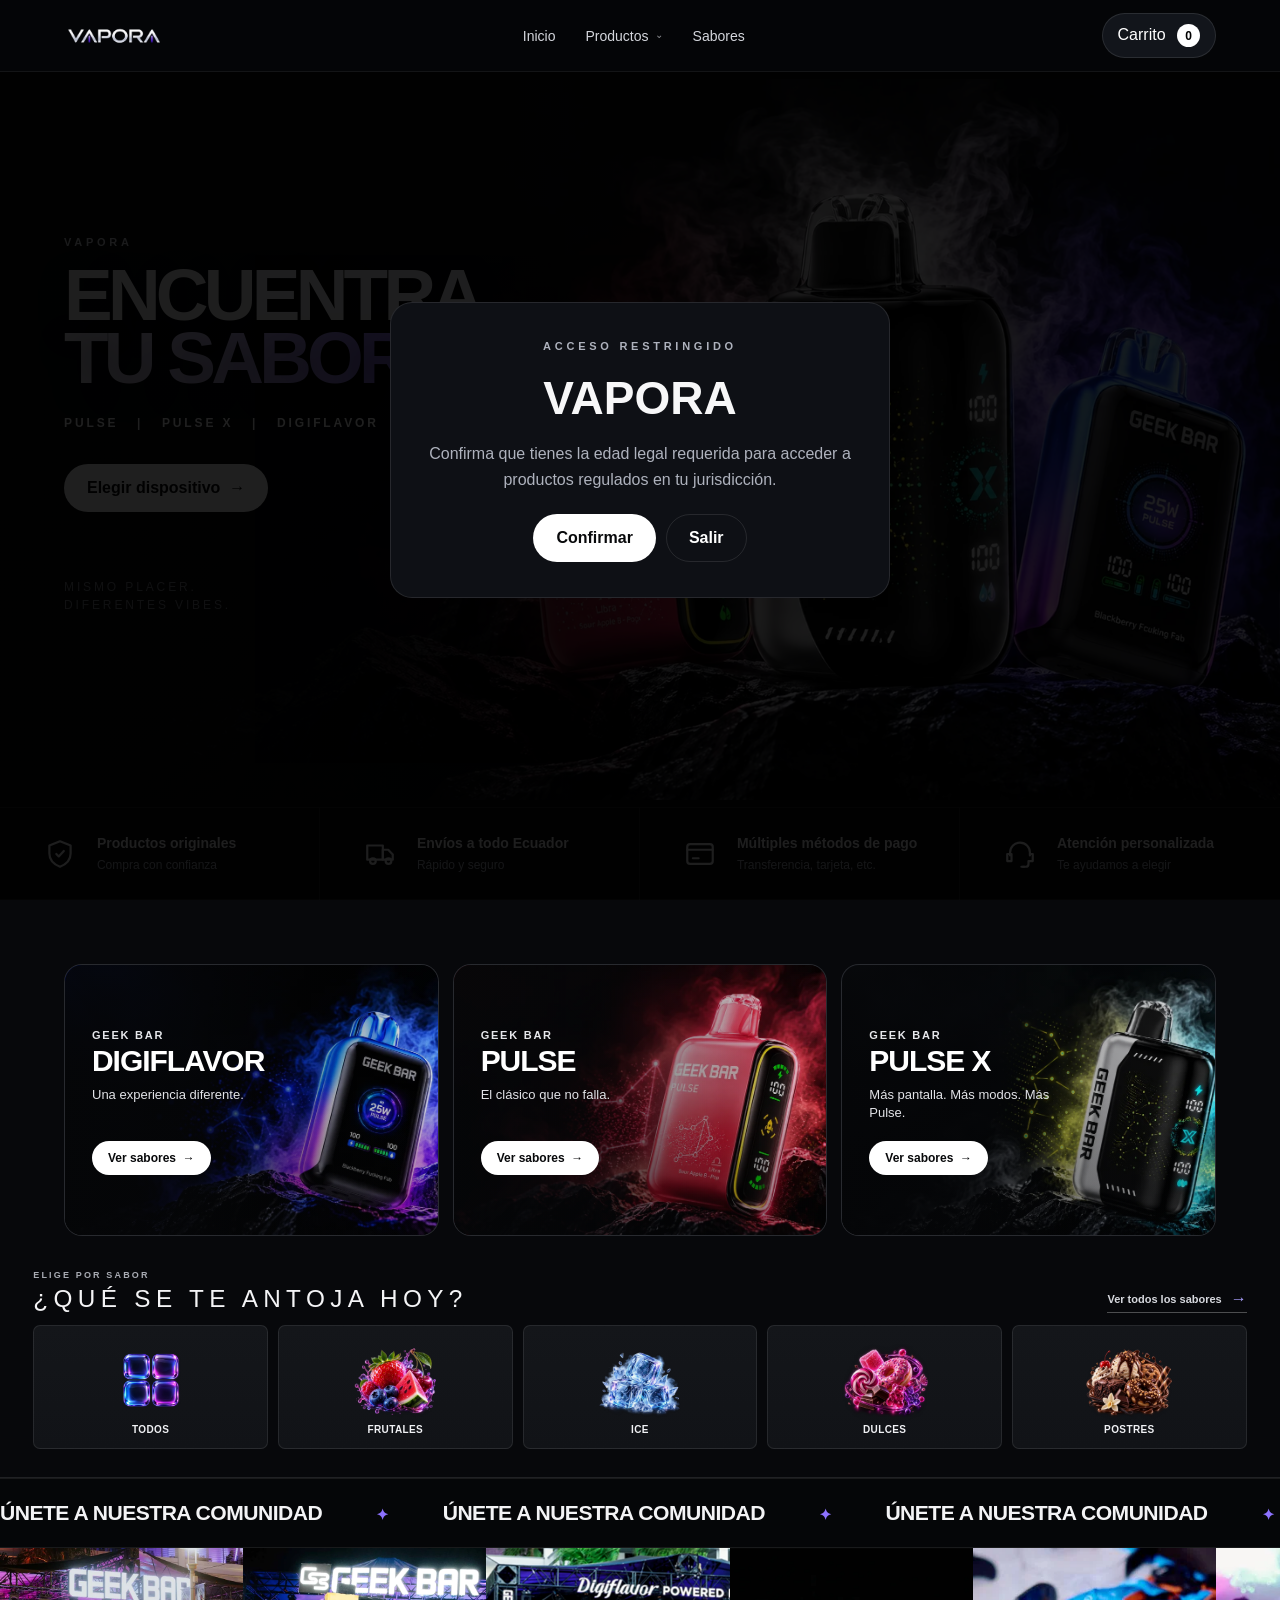
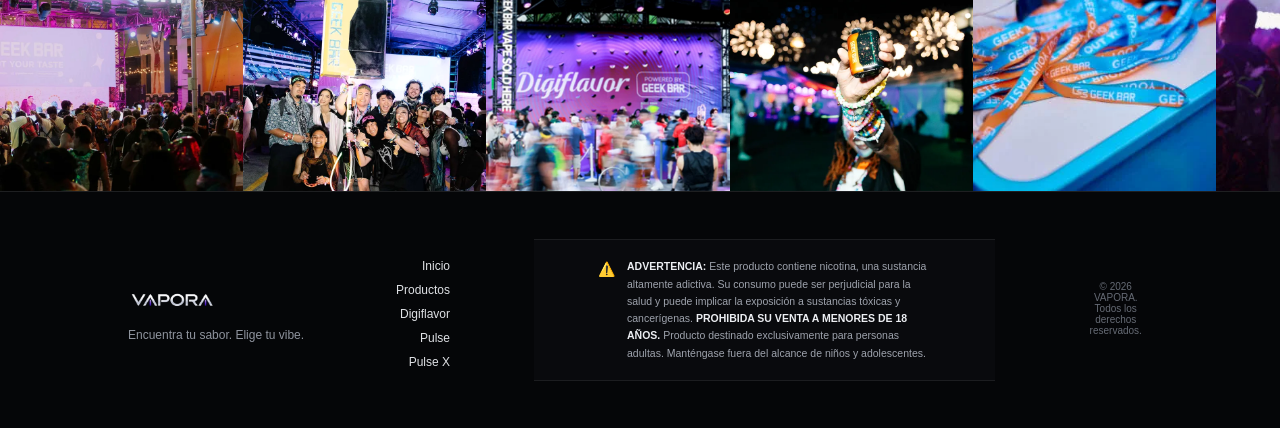
<file: index.html>
<!DOCTYPE html>
<html lang="es">
<head>
  <link rel="icon" type="image/png" href="favicon.png">
<link rel="preload" as="image" href="BANNER.webp" fetchpriority="high">
<meta charset="UTF-8">
<meta name="viewport" content="width=device-width, initial-scale=1.0">
<title>VAPORA</title>
<meta name="description" content="VAPORA - Pulse, Pulse X y Digiflavor. Encuentra tu sabor.">

<style>
:root{
  --bg:#07080b;
  --panel:#101217;
  --panel2:#151820;
  --text:#f7f7f8;
  --muted:#aeb2bd;
  --line:rgba(255,255,255,.10);
  --purple:#9b82ff;
  --purple2:#d8ccff;
}
*{box-sizing:border-box}
html{scroll-behavior:smooth}
body{
  margin:0;
  background:var(--bg);
  color:var(--text);
  font-family:Arial,Helvetica,sans-serif;
}
a{color:inherit;text-decoration:none}
button{font:inherit}

/* HEADER */
header{
  height:72px;
  position:sticky;
  top:0;
  z-index:50;
  display:flex;
  align-items:center;
  justify-content:space-between;
  padding:0 5vw;
  background:rgba(7,8,11,.88);
  backdrop-filter:blur(18px);
  border-bottom:1px solid var(--line);
}
.logo{
  display:flex;
  align-items:center;
  text-decoration:none;
}
.logo img{
  display:block;
  width:auto;
  height:34px;
  max-width:190px;
  object-fit:contain;
}
nav{
  display:flex;
  align-items:center;
  gap:30px;
  font-size:14px;
  color:#d4d6dc;
}
nav a:hover{color:white}
.cart-button{
  color:white;
  background:#12151b;
  border:1px solid var(--line);
  border-radius:999px;
  padding:10px 15px;
  cursor:pointer;
}
.cart-count{
  display:inline-grid;
  place-items:center;
  min-width:23px;
  height:23px;
  margin-left:7px;
  padding:0 6px;
  border-radius:999px;
  background:white;
  color:black;
  font-size:12px;
  font-weight:800;
}

/* HERO AJUSTADO PARA PARECERSE A LA REFERENCIA */
.hero{
  position:relative;
  min-height:calc(100vh - 72px - 92px);
  height:calc(100vh - 72px - 92px);
  display:flex;
  align-items:center;
  overflow:hidden;
  border-bottom:1px solid var(--line);
  background:#050608;
}

/* La imagen ocupa el hero completo sin zoom agresivo */
.hero-bg{
  position:absolute;
  inset:0;
  overflow:hidden;
}
.hero-bg img{
  width:100%;
  height:100%;
  object-fit:contain;
  object-position:center right;
  display:block;
}

/* Sombra suave solo para asegurar lectura a la izquierda */
.hero-bg:after{
  content:"";
  position:absolute;
  inset:0;
  background:
    linear-gradient(90deg,
      rgba(5,6,8,.98) 0%,
      rgba(5,6,8,.92) 24%,
      rgba(5,6,8,.64) 39%,
      rgba(5,6,8,.20) 52%,
      rgba(5,6,8,0) 66%);
  pointer-events:none;
}

.hero-content{
  position:relative;
  z-index:2;
  width:42%;
  max-width:610px;
  padding-left:5vw;
  transform:translateY(-8px);
}

.eyebrow{
  margin:0 0 16px;
  font-size:11px;
  font-weight:800;
  letter-spacing:.34em;
  color:#d7d9df;
}

.hero h1{
  margin:0;
  font-size:clamp(54px,5.7vw,88px);
  line-height:.89;
  letter-spacing:-.055em;
  font-weight:800;
  max-width:600px;
  text-shadow:0 10px 28px rgba(0,0,0,.35);
}
.hero h1 span{
  background:linear-gradient(90deg,#f8f7ff 0%,#d7c9ff 46%,#9477ff 100%);
  -webkit-background-clip:text;
  background-clip:text;
  color:transparent;
}

.hero-models{
  margin:26px 0 0;
  font-size:12px;
  font-weight:800;
  letter-spacing:.24em;
  color:#fff;
}

.hero .btn{
  margin-top:34px;
}

.hero-note{
  margin-top:66px;
  color:#80838b;
  font-size:12px;
  line-height:1.55;
  letter-spacing:.24em;
  text-transform:uppercase;
}

/* BUTTON */
.btn{
  display:inline-flex;
  align-items:center;
  justify-content:center;
  padding:15px 23px;
  border-radius:999px;
  background:white;
  color:#08090b;
  font-weight:800;
  border:0;
  cursor:pointer;
}

/* TRUST */
.trust{
  display:grid;
  grid-template-columns:repeat(4,1fr);
  height:92px;
  border-bottom:1px solid var(--line);
}
.trust-item{
  min-height:92px;
  height:92px;
  padding:18px clamp(22px,3.2vw,52px);
  border-right:1px solid var(--line);
  display:flex;
  flex-direction:row;
  align-items:center;
  justify-content:flex-start;
  gap:18px;
}
.trust-item:last-child{border-right:0}
.trust-icon{
  width:38px;
  height:38px;
  flex:0 0 38px;
  display:grid;
  place-items:center;
  color:#f4f4f6;
}
.trust-icon svg{
  width:34px;
  height:34px;
  fill:none;
  stroke:currentColor;
  stroke-width:1.55;
  stroke-linecap:round;
  stroke-linejoin:round;
}
.trust-copy{
  min-width:0;
  display:flex;
  flex-direction:column;
  justify-content:center;
}
.trust-item strong{
  font-size:14px;
  line-height:1.25;
  white-space:nowrap;
}
.trust-item span{
  color:var(--muted);
  margin-top:5px;
  font-size:12px;
  line-height:1.25;
  white-space:nowrap;
}

/* SECTIONS */
section.content{
  padding:78px 5vw;
}
.section-title{
  margin-bottom:30px;
}
.section-title p{
  margin:0 0 10px;
  color:#b9bdc7;
  font-size:11px;
  font-weight:800;
  letter-spacing:.32em;
}
.section-title h2{
  margin:0;
  font-size:clamp(34px,4vw,62px);
  letter-spacing:-.05em;
}

/* COLLECTIONS */
.collections{
  display:grid;
  grid-template-columns:repeat(3,1fr);
  gap:14px;
}

.collection{
  position:relative;
  display:block;
  text-decoration:none;
  min-height:270px;
  overflow:hidden;
  padding:0;
  border:1px solid var(--line);
  border-radius:18px;
  background:#101217;
  color:white;
  text-align:left;
  cursor:pointer;
  transition:transform .25s ease,border-color .25s ease,box-shadow .25s ease;
}

.collection:hover{
  transform:translateY(-4px);
  border-color:rgba(255,255,255,.24);
  box-shadow:0 20px 50px rgba(0,0,0,.32);
}

.collection-image img{
  position:absolute;
  inset:0;
  width:100%;
  height:100%;
  object-fit:cover;
  object-position:center;
  display:block;
  transition:transform .45s ease;
}

.collection:hover img{
  transform:scale(1.025);
}

.collection-shade{
  position:absolute;
  inset:0;
  background:
    linear-gradient(90deg,
      rgba(5,6,8,.94) 0%,
      rgba(5,6,8,.82) 34%,
      rgba(5,6,8,.42) 58%,
      rgba(5,6,8,.08) 100%),
    linear-gradient(0deg,rgba(5,6,8,.32),transparent 55%);
}

.collection-copy{
  position:relative;
  z-index:2;
  width:58%;
  min-height:270px;
  padding:31px 0 27px 27px;
  display:flex;
  flex-direction:column;
  align-items:flex-start;
  justify-content:center;
}

.collection small{
  display:block;
  margin-bottom:5px;
  color:#e6e7eb;
  letter-spacing:.16em;
  font-size:11px;
  font-weight:700;
}

.collection strong{
  display:block;
  margin:0 0 10px;
  font-size:30px;
  line-height:1;
  letter-spacing:-.035em;
}

.collection p{
  margin:0;
  min-height:35px;
  color:#e2e3e7;
  font-size:13px;
  line-height:1.35;
}

.collection-cta{
  display:inline-flex;
  align-items:center;
  justify-content:center;
  margin-top:20px;
  padding:10px 16px;
  border-radius:999px;
  background:#fff;
  color:#08090b;
  font-size:12px;
  font-weight:800;
}

.content#productos{
  padding-bottom:72px;
  border-bottom:0;
}

/* PRODUCTS */
.products-head{
  display:flex;
  align-items:flex-end;
  justify-content:space-between;
  gap:30px;
  margin-bottom:28px;
}
.filters{
  display:flex;
  flex-wrap:wrap;
  gap:8px;
}
.filter{
  padding:10px 15px;
  border-radius:999px;
  border:1px solid var(--line);
  background:transparent;
  color:#d3d5db;
  cursor:pointer;
}
.filter.active{
  background:white;
  color:black;
}
.product-grid{
  display:grid;
  grid-template-columns:repeat(4,1fr);
  gap:14px;
}
.product{
  overflow:hidden;
  border:1px solid var(--line);
  border-radius:18px;
  background:#101217;
}
.product-visual{
  height:230px;
  display:grid;
  place-items:center;
  background:
    radial-gradient(circle at 50% 40%,rgba(155,130,255,.18),transparent 35%),
    #0b0d11;
}
.fake-device{
  width:92px;
  height:165px;
  border-radius:25px;
  display:grid;
  place-items:center;
  padding:10px;
  text-align:center;
  color:white;
  font-size:11px;
  font-weight:800;
  letter-spacing:.07em;
  box-shadow:0 25px 50px rgba(0,0,0,.45);
  transform:rotate(-4deg);
}
.product-info{padding:18px}
.product-info h3{
  margin:0;
  font-size:16px;
}
.product-info .model{
  margin:6px 0 18px;
  color:var(--muted);
  font-size:13px;
}
.product-bottom{
  display:flex;
  align-items:center;
  justify-content:space-between;
}
.add{
  width:42px;
  height:42px;
  border-radius:13px;
  border:1px solid var(--line);
  background:#1a1d24;
  color:white;
  font-size:20px;
  cursor:pointer;
}

/* ABOUT */
.about{
  display:grid;
  grid-template-columns:1fr 1fr;
  gap:60px;
  align-items:center;
  padding:78px 5vw;
  border-top:1px solid var(--line);
  border-bottom:1px solid var(--line);
  background:linear-gradient(135deg,rgba(255,255,255,.035),transparent);
}
.about h2{
  margin:0;
  font-size:clamp(38px,4vw,64px);
  line-height:1;
  letter-spacing:-.05em;
}
.about h2 span{color:var(--purple)}
.about>p{
  color:var(--muted);
  line-height:1.8;
  max-width:620px;
}

/* FOOTER */
.footer-logo img{
  display:block;
  width:auto;
  height:30px;
  max-width:180px;
  object-fit:contain;
}

footer{
  min-height:100px;
  display:flex;
  align-items:center;
  justify-content:space-between;
  gap:20px;
  padding:30px 5vw;
  color:#9fa3ad;
  font-size:13px;
  border-top:1px solid var(--line);
}

/* CART */
.overlay{
  position:fixed;
  inset:0;
  z-index:70;
  background:rgba(0,0,0,.65);
  opacity:0;
  pointer-events:none;
  transition:.2s;
}
.overlay.show{
  opacity:1;
  pointer-events:auto;
}
.drawer{
  position:fixed;
  top:0;
  right:0;
  z-index:80;
  width:min(440px,100%);
  height:100vh;
  display:flex;
  flex-direction:column;
  padding:25px;
  background:#0c0e12;
  border-left:1px solid var(--line);
  transform:translateX(100%);
  transition:.25s;
}
.drawer.open{transform:translateX(0)}
.drawer-head{
  display:flex;
  justify-content:space-between;
  align-items:center;
  padding-bottom:18px;
  border-bottom:1px solid var(--line);
}
.drawer-head h2{margin:0;font-size:32px}
.close{
  border:0;
  background:none;
  color:white;
  font-size:32px;
  cursor:pointer;
}
.cart-items{
  flex:1;
  overflow:auto;
  padding:15px 0;
}
.cart-item{
  display:grid;
  grid-template-columns:1fr auto;
  gap:12px;
  padding:15px 0;
  border-bottom:1px solid var(--line);
}
.cart-item p{
  margin:5px 0 0;
  color:var(--muted);
  font-size:12px;
}
.qty{
  display:flex;
  align-items:center;
  gap:8px;
}
.qty button{
  width:29px;
  height:29px;
  border:1px solid var(--line);
  border-radius:8px;
  background:#171a21;
  color:white;
  cursor:pointer;
}
.drawer-footer{
  padding-top:18px;
  border-top:1px solid var(--line);
}
.total{
  display:flex;
  justify-content:space-between;
  margin-bottom:16px;
  font-size:18px;
}
.checkout{
  width:100%;
  padding:15px;
  border:0;
  border-radius:999px;
  background:linear-gradient(90deg,#a58cff,#fff);
  color:#08090b;
  font-weight:800;
  cursor:pointer;
}
.note{
  color:#8f939e;
  text-align:center;
  font-size:11px;
  line-height:1.5;
}

/* AGE MODAL */
.age-modal{
  position:fixed;
  inset:0;
  z-index:100;
  display:none;
  place-items:center;
  padding:20px;
  background:rgba(0,0,0,.88);
}
.age-modal.show{display:grid}
.age-box{
  width:min(500px,100%);
  padding:35px;
  border:1px solid var(--line);
  border-radius:22px;
  background:#0e1015;
  text-align:center;
}
.age-box h2{
  margin:0 0 15px;
  font-size:46px;
}
.age-box p{
  color:#aeb2bd;
  line-height:1.6;
}
.age-actions{
  display:flex;
  justify-content:center;
  gap:10px;
  margin-top:22px;
}
.secondary{
  padding:14px 22px;
  border:1px solid var(--line);
  border-radius:999px;
  background:transparent;
  color:white;
  font-weight:700;
  cursor:pointer;
}

/* RESPONSIVE */
@media(max-width:1100px){
  nav{display:none}
  .hero{
    min-height:530px;
    height:auto;
  }
  .trust{height:auto}
  .trust-item{height:auto;min-height:92px}
  .trust-item strong,.trust-item span{white-space:normal}
  .hero-content{width:48%}
  .hero h1{font-size:clamp(52px,6vw,76px)}
  .hero-note{margin-top:48px}
  .trust{grid-template-columns:repeat(2,1fr)}
  .collections{grid-template-columns:1fr}
  .collection,.collection-copy{min-height:235px}
  .collection-copy{width:62%}
  .product-grid{grid-template-columns:repeat(2,1fr)}
  .about{grid-template-columns:1fr}
}

@media(max-width:760px){
  header{height:64px}
  .logo img{height:28px;max-width:155px}
  .hero{
    min-height:720px;
    align-items:flex-end;
  }

  .hero-bg img{
    object-fit:cover;
    object-position:72% center;
  }

  .hero-bg:after{
    background:linear-gradient(180deg,
      rgba(5,6,8,.08) 0%,
      rgba(5,6,8,.22) 38%,
      rgba(5,6,8,.86) 66%,
      rgba(5,6,8,1) 100%);
  }

  .hero-content{
    width:100%;
    max-width:none;
    padding:0 24px 48px;
    transform:none;
  }

  .hero h1{
    font-size:clamp(50px,15vw,78px);
  }

  .hero-models{
    font-size:11px;
  }

  .hero-note{
    margin-top:34px;
  }

  .trust{grid-template-columns:1fr}
  .trust-item{border-right:0;border-bottom:1px solid var(--line)}
  section.content{padding:60px 24px}
  .products-head{align-items:flex-start;flex-direction:column}
  .product-grid{grid-template-columns:1fr}
  .about{padding:60px 24px}
  footer{flex-direction:column;align-items:flex-start}
}

.site-footer{
  margin-top:0;
  border-top:1px solid var(--line);
  background:#050608;
}
.footer-top{
  display:grid;
  grid-template-columns:1.35fr .8fr .9fr 1.1fr;
  gap:56px;
  padding:48px 5vw 42px;
  align-items:start;
}
.footer-brand img{
  display:block;
  width:auto;
  height:31px;
  max-width:180px;
  object-fit:contain;
}
.footer-brand p{
  margin:14px 0 0;
  color:#8e929c;
  font-size:12px;
  line-height:1.45;
}
.footer-group,
.footer-legal{
  display:flex;
  flex-direction:column;
  align-items:flex-start;
  gap:10px;
}
.footer-title{
  margin-bottom:4px;
  color:#707580;
  font-size:10px;
  font-weight:800;
  letter-spacing:.22em;
}
.footer-group a{
  color:#f0f1f3;
  text-decoration:none;
  font-size:12px;
  line-height:1.3;
  transition:opacity .2s ease;
}
.footer-group a:hover{opacity:.65}
.footer-legal{
  color:#8e929c;
  font-size:11px;
  line-height:1.45;
}
.footer-legal p{
  margin:0;
}
.nicotine-warning{
  display:flex;
  align-items:flex-start;
  gap:14px;
  padding:20px 5vw 22px;
  border-top:1px solid var(--line);
  background:#090a0d;
}
.warning-icon{
  flex:0 0 auto;
  font-size:15px;
  line-height:1.45;
}
.nicotine-warning p{
  margin:0;
  max-width:1300px;
  color:#969aa4;
  font-size:10.5px;
  line-height:1.65;
}
.nicotine-warning strong{
  color:#dfe1e5;
  font-weight:800;
}
@media(max-width:900px){
  .footer-top{
    grid-template-columns:1.3fr 1fr 1fr;
    gap:34px;
  }
  .footer-legal{
    grid-column:1/-1;
    padding-top:6px;
    flex-direction:row;
    justify-content:space-between;
    width:100%;
  }
}
@media(max-width:620px){
  .footer-top{
    grid-template-columns:1fr 1fr;
    gap:28px 22px;
    padding:36px 24px 30px;
  }
  .footer-brand{
    grid-column:1/-1;
  }
  .footer-legal{
    grid-column:1/-1;
    flex-direction:column;
    gap:8px;
  }
  .nicotine-warning{
    padding:18px 24px 20px;
  }
  .nicotine-warning p{
    font-size:10px;
  }
}


/* ===== VAPORA FOOTER FINAL ===== */
.vapora-footer{
  width:100%;
  border-top:1px solid rgba(255,255,255,.10);
  background:#050608;
  color:#fff;
}
.vapora-footer-main{
  max-width:1440px;
  margin:0 auto;
  padding:38px 5vw 30px;
  display:flex;
  align-items:center;
  justify-content:space-between;
  gap:48px;
}
.vapora-footer-brand{
  min-width:220px;
}
.vapora-footer-brand img{
  display:block;
  height:30px;
  width:auto;
  max-width:180px;
  object-fit:contain;
}
.vapora-footer-brand p{
  margin:11px 0 0;
  color:#8f949e;
  font-size:12px;
  line-height:1.5;
}
.vapora-footer-nav{
  display:flex;
  align-items:center;
  justify-content:flex-end;
  flex-wrap:wrap;
  gap:12px 28px;
}
.vapora-footer-nav a{
  color:#dfe1e5;
  text-decoration:none;
  font-size:12px;
  line-height:1;
}
.vapora-footer-nav a:hover{
  color:#fff;
}
.vapora-warning{
  width:100%;
  padding:18px 5vw;
  border-top:1px solid rgba(255,255,255,.08);
  border-bottom:1px solid rgba(255,255,255,.08);
  background:#090a0d;
  display:flex;
  align-items:flex-start;
  justify-content:center;
  gap:12px;
}
.vapora-warning-icon{
  flex:0 0 auto;
  font-size:14px;
  line-height:1.6;
}
.vapora-warning p{
  margin:0;
  max-width:1200px;
  color:#9ea3ad;
  font-size:10.5px;
  line-height:1.65;
  text-align:left;
}
.vapora-warning strong{
  color:#eceef2;
  font-weight:800;
}
.vapora-footer-bottom{
  max-width:1440px;
  margin:0 auto;
  padding:16px 5vw 20px;
  display:flex;
  align-items:center;
  justify-content:center;
  text-align:center;
  color:#666b75;
  font-size:10px;
}
@media(max-width:760px){
  .vapora-footer-main{
    padding:32px 24px 26px;
    flex-direction:column;
    align-items:flex-start;
    gap:24px;
  }
  .vapora-footer-nav{
    justify-content:flex-start;
    gap:14px 22px;
  }
  .vapora-warning{
    padding:18px 24px;
  }
  .vapora-footer-bottom{
    padding:16px 24px 20px;
    align-items:center;
    justify-content:center;
    text-align:center;
  }
}


/* ===== COMMUNITY MARQUEE ===== */
.community-strip{
  width:100%;
  overflow:hidden;
  background:#050608;
  border-top:1px solid rgba(255,255,255,.08);
}
.community-title-marquee{
  overflow:hidden;
  border-bottom:1px solid rgba(255,255,255,.08);
}
.community-title-track{
  width:max-content;
  display:flex;
  align-items:center;
  gap:54px;
  padding:22px 0;
  animation:vaporaTitleMove 28s linear infinite;
}
.community-title-track span{
  flex:0 0 auto;
  color:#f3f3f5;
  font-size:clamp(18px,1.65vw,28px);
  font-weight:800;
  letter-spacing:-.025em;
  white-space:nowrap;
}
.community-title-track span::after{
  content:"✦";
  margin-left:54px;
  color:#8d72ff;
  font-size:.72em;
}
.community-gallery{
  width:100%;
  overflow:hidden;
}
.community-track{
  width:max-content;
  display:flex;
  will-change:transform;
  animation:vaporaGalleryMove 42s linear infinite;
}
.community-group{
  flex:0 0 auto;
  display:flex;
  gap:0;
}
.community-group img{
  display:block;
  width:clamp(220px,19vw,310px);
  height:clamp(220px,19vw,310px);
  object-fit:cover;
  flex:0 0 auto;
  filter:saturate(.98) contrast(1.02);
}
.community-gallery:hover .community-track{
  animation-play-state:paused;
}
@keyframes vaporaGalleryMove{
  from{transform:translateX(0)}
  to{transform:translateX(-50%)}
}
@keyframes vaporaTitleMove{
  from{transform:translateX(0)}
  to{transform:translateX(-25%)}
}
@media(max-width:760px){
  .community-title-track{
    gap:34px;
    padding:17px 0;
  }
  .community-title-track span::after{
    margin-left:34px;
  }
  .community-group img{
    width:240px;
    height:240px;
  }
}
@media(prefers-reduced-motion:reduce){
  .community-track,
  .community-title-track{
    animation:none;
  }
}


/* ===== FLAVOR EXPLORER ===== */
.flavor-explorer{
  padding:58px 5vw 62px;
  background:
    radial-gradient(circle at 50% -25%,rgba(122,92,255,.12),transparent 44%),
    #07080b;
  border-bottom:1px solid var(--line);
}
.flavor-heading{
  display:flex;
  align-items:flex-end;
  justify-content:space-between;
  gap:32px;
  margin-bottom:26px;
}
.flavor-heading p{
  margin:0 0 10px;
  color:#a6a9b2;
  font-size:11px;
  font-weight:800;
  letter-spacing:.28em;
}
.flavor-heading h2{
  margin:0;
  color:#f5f5f7;
  font-size:clamp(36px,4vw,62px);
  line-height:.98;
  letter-spacing:-.045em;
}
.flavor-all-link{
  display:inline-flex;
  align-items:center;
  gap:10px;
  padding-bottom:7px;
  border-bottom:1px solid rgba(255,255,255,.28);
  color:#d7d9df;
  text-decoration:none;
  font-size:12px;
  font-weight:700;
  white-space:nowrap;
}
.flavor-all-link span{
  color:#9c84ff;
  font-size:18px;
  line-height:1;
}
.flavor-grid{
  display:grid;
  grid-template-columns:repeat(5,minmax(0,1fr));
  gap:12px;
}
.flavor-card{
  position:relative;
  min-height:208px;
  padding:16px 14px 18px;
  overflow:hidden;
  border:1px solid rgba(255,255,255,.11);
  border-radius:16px;
  background:
    linear-gradient(180deg,rgba(22,24,30,.96),rgba(11,12,16,.96));
  color:#fff;
  cursor:pointer;
  display:flex;
  flex-direction:column;
  align-items:center;
  justify-content:flex-end;
  transition:
    transform .25s ease,
    border-color .25s ease,
    box-shadow .25s ease,
    background .25s ease;
}
.flavor-card::before{
  content:"";
  position:absolute;
  inset:-35% 10% 34%;
  background:radial-gradient(circle,rgba(122,91,255,.17),transparent 68%);
  opacity:0;
  transition:opacity .25s ease;
}
.flavor-card:hover{
  transform:translateY(-5px);
  border-color:rgba(155,128,255,.48);
  box-shadow:0 20px 45px rgba(0,0,0,.30),0 0 28px rgba(119,83,255,.10);
}
.flavor-card:hover::before{
  opacity:1;
}
.flavor-icon-wrap{
  position:relative;
  z-index:1;
  width:100%;
  height:145px;
  display:grid;
  place-items:center;
  margin-bottom:4px;
}
.flavor-icon-wrap img{
  display:block;
  width:150px;
  height:150px;
  max-width:90%;
  object-fit:contain;
  filter:drop-shadow(0 12px 18px rgba(0,0,0,.36));
  transition:transform .3s ease,filter .3s ease;
}
.flavor-card:hover .flavor-icon-wrap img{
  transform:scale(1.055);
  filter:drop-shadow(0 14px 22px rgba(76,49,170,.28));
}
.flavor-card span{
  position:relative;
  z-index:1;
  color:#f0f1f4;
  font-size:11px;
  font-weight:800;
  letter-spacing:.20em;
}
.flavor-note{
  margin:18px 0 0;
  color:#666b75;
  font-size:10px;
  letter-spacing:.08em;
}
@media(max-width:1000px){
  .flavor-grid{
    grid-template-columns:repeat(3,minmax(0,1fr));
  }
}
@media(max-width:680px){
  .flavor-explorer{
    padding:44px 24px 48px;
  }
  .flavor-heading{
    align-items:flex-start;
    flex-direction:column;
    gap:18px;
  }
  .flavor-grid{
    grid-template-columns:repeat(2,minmax(0,1fr));
  }
  .flavor-card{
    min-height:190px;
  }
  .flavor-icon-wrap{
    height:132px;
  }
  .flavor-icon-wrap img{
    width:138px;
    height:138px;
  }
}


/* ===== FLAVOR EXPLORER COMPACT ===== */
.flavor-explorer{
  padding:34px 2.6vw 38px;
  background:#07080b;
  border-bottom:1px solid var(--line);
}
.flavor-heading{
  display:flex;
  align-items:flex-end;
  justify-content:space-between;
  gap:24px;
  margin-bottom:14px;
}
.flavor-heading p{
  margin:0 0 7px;
  color:#a8abb3;
  font-size:10px;
  font-weight:800;
  letter-spacing:.30em;
}
.flavor-heading h2{
  margin:0;
  color:#f4f4f6;
  font-size:clamp(25px,2.3vw,36px);
  line-height:1;
  letter-spacing:.01em;
  font-weight:600;
}
.flavor-all-link{
  display:inline-flex;
  align-items:center;
  gap:9px;
  padding-bottom:5px;
  color:#d7d9df;
  text-decoration:none;
  font-size:11px;
  font-weight:700;
  white-space:nowrap;
}
.flavor-all-link span{
  color:#aaa0ff;
  font-size:16px;
  line-height:1;
}
.flavor-grid{
  display:grid;
  grid-template-columns:repeat(5,minmax(0,1fr));
  gap:10px;
}
.flavor-card{
  position:relative;
  height:112px;
  padding:10px 8px 9px;
  overflow:hidden;
  border:1px solid rgba(255,255,255,.09);
  border-radius:7px;
  background:linear-gradient(180deg,#14161a 0%,#111317 100%);
  color:#fff;
  cursor:pointer;
  display:flex;
  flex-direction:column;
  align-items:center;
  justify-content:center;
  transition:transform .2s ease,border-color .2s ease,background .2s ease;
}
.flavor-card:hover{
  transform:translateY(-2px);
  border-color:rgba(255,255,255,.18);
  background:linear-gradient(180deg,#181a1f 0%,#121419 100%);
}
.flavor-icon-wrap{
  width:100%;
  height:70px;
  display:grid;
  place-items:center;
  margin:0 0 2px;
}
.flavor-icon-wrap img{
  display:block;
  width:66px;
  height:66px;
  object-fit:contain;
  filter:none;
  transition:transform .2s ease;
}
.flavor-card:hover .flavor-icon-wrap img{
  transform:scale(1.04);
}
.flavor-card span{
  color:#f0f1f4;
  font-size:10px;
  font-weight:700;
  letter-spacing:0;
}
.flavor-note{
  display:none;
}
@media(max-width:900px){
  .flavor-grid{
    grid-template-columns:repeat(3,minmax(0,1fr));
  }
}
@media(max-width:620px){
  .flavor-explorer{
    padding:28px 18px 32px;
  }
  .flavor-heading{
    align-items:flex-start;
    flex-direction:column;
    gap:10px;
  }
  .flavor-grid{
    grid-template-columns:repeat(2,minmax(0,1fr));
  }
  .flavor-card{
    height:108px;
  }
}


/* Ajuste solicitado: 3 líneas primero, categorías inmediatamente debajo */
.flavor-explorer{padding-top:24px!important;padding-bottom:34px!important;}


/* ===== AJUSTE FINAL: CATEGORÍAS COMPACTAS ===== */

/* Menos aire alrededor de las tres tarjetas */
.content#productos{
  padding-top:34px !important;
  padding-bottom:20px !important;
}

/* Categorías inmediatamente después de las tres líneas */
.flavor-explorer{
  padding:14px 2.6vw 28px !important;
  margin:0 !important;
}

/* Encabezado compacto, como la referencia */
.flavor-heading{
  margin-bottom:12px !important;
}
.flavor-heading p{
  margin-bottom:5px !important;
  font-size:9px !important;
}
.flavor-heading h2{
  font-size:clamp(25px,2.2vw,34px) !important;
}

/* Tarjetas bastante más bajas */
.flavor-grid{
  gap:10px !important;
}
.flavor-card{
  height:124px !important;
  min-height:124px !important;
  padding:8px 8px 10px !important;
  border-radius:7px !important;
  justify-content:center !important;
}

/* Icono protagonista sin agrandar la tarjeta */
.flavor-icon-wrap{
  width:100% !important;
  height:86px !important;
  margin:0 0 1px !important;
}
.flavor-icon-wrap img{
  width:92px !important;
  height:92px !important;
  max-width:none !important;
  object-fit:contain !important;
}

/* TODOS es más geométrico, visualmente necesita apenas menos escala */
.flavor-card[data-category="todos"] .flavor-icon-wrap img{
  width:78px !important;
  height:78px !important;
}

.flavor-card span{
  font-size:10px !important;
  letter-spacing:.04em !important;
}

/* El bloque no debe crear espacio extra debajo */
.flavor-note{
  display:none !important;
}

@media(max-width:900px){
  .content#productos{
    padding-bottom:18px !important;
  }
  .flavor-explorer{
    padding-top:12px !important;
  }
}
@media(max-width:620px){
  .flavor-card{
    height:118px !important;
    min-height:118px !important;
  }
  .flavor-icon-wrap{
    height:80px !important;
  }
  .flavor-icon-wrap img{
    width:84px !important;
    height:84px !important;
  }
}


/* ===== TIPOGRAFÍA VAPORA ===== */
:root{
  --font-display:"Arial Black","Avenir Next Heavy","Helvetica Neue",Arial,sans-serif;
  --font-editorial:"Trebuchet MS","Avenir Next","Segoe UI",Arial,sans-serif;
}

/* Hero principal */
.hero h1{
  font-family:var(--font-display) !important;
  font-weight:900 !important;
  letter-spacing:-.065em !important;
  line-height:.86 !important;
  text-transform:uppercase;
}

/* Título de categorías */
.flavor-heading h2{
  font-family:var(--font-editorial) !important;
  font-weight:700 !important;
  letter-spacing:-.035em !important;
}

/* Eyebrows / subtítulos pequeños */
.hero-kicker,
.flavor-heading p,
.content .eyebrow,
.section-kicker{
  font-family:var(--font-editorial) !important;
  font-weight:700 !important;
  letter-spacing:.24em !important;
}


/* ===== TÍTULO SABORES: ESTILO TRACKED EDITORIAL ===== */
.flavor-heading h2{
  font-family:"Avenir Next","Montserrat","Century Gothic","Trebuchet MS",Arial,sans-serif !important;
  font-size:clamp(20px,1.9vw,29px) !important;
  font-weight:500 !important;
  text-transform:uppercase !important;
  letter-spacing:.22em !important;
  line-height:1.15 !important;
  white-space:nowrap;
}


/* ===== HEADER GLASS AL HACER SCROLL ===== */
header{
  transition:
    background-color .32s ease,
    backdrop-filter .32s ease,
    -webkit-backdrop-filter .32s ease,
    border-color .32s ease,
    box-shadow .32s ease !important;
}

header.header-scrolled{
  background:rgba(7,8,11,.66) !important;
  -webkit-backdrop-filter:blur(18px) saturate(135%);
  backdrop-filter:blur(18px) saturate(135%);
  border-bottom-color:rgba(255,255,255,.10) !important;
  box-shadow:0 10px 32px rgba(0,0,0,.18);
}


/* ===== VAPORA LIQUID GLASS HEADER ===== */
header{
  position:sticky;
  top:0;
  z-index:1000;
  isolation:isolate;
  overflow:hidden;
  background:rgba(5,6,8,.94) !important;
  border-bottom:1px solid rgba(255,255,255,.07) !important;
  transition:
    background .35s ease,
    border-color .35s ease,
    box-shadow .35s ease,
    transform .35s ease;
}

header::before{
  content:"";
  position:absolute;
  inset:-1px;
  z-index:-2;
  pointer-events:none;
  opacity:0;
  background:
    radial-gradient(80% 140% at var(--glass-x,50%) -10%,
      rgba(255,255,255,.22) 0%,
      rgba(255,255,255,.08) 16%,
      transparent 45%),
    linear-gradient(115deg,
      rgba(155,126,255,.10),
      rgba(89,222,255,.05) 36%,
      rgba(255,255,255,.06) 54%,
      rgba(255,111,207,.06) 72%,
      transparent 100%);
  filter:blur(14px);
  transform:scale(1.03);
  transition:opacity .35s ease;
}

header::after{
  content:"";
  position:absolute;
  inset:0;
  z-index:-1;
  pointer-events:none;
  opacity:0;
  background:
    linear-gradient(180deg,
      rgba(255,255,255,.12) 0%,
      rgba(255,255,255,.025) 18%,
      rgba(255,255,255,.015) 70%,
      rgba(255,255,255,.06) 100%);
  box-shadow:
    inset 0 1px 0 rgba(255,255,255,.20),
    inset 0 -1px 0 rgba(255,255,255,.06);
  transition:opacity .35s ease;
}

header.header-scrolled{
  background:linear-gradient(
    180deg,
    rgba(12,13,17,.56) 0%,
    rgba(7,8,12,.46) 100%
  ) !important;
  -webkit-backdrop-filter:
    blur(24px)
    saturate(165%)
    contrast(108%);
  backdrop-filter:
    blur(24px)
    saturate(165%)
    contrast(108%);
  border-bottom-color:rgba(255,255,255,.14) !important;
  box-shadow:
    0 14px 38px rgba(0,0,0,.22),
    inset 0 1px 0 rgba(255,255,255,.05);
}

header.header-scrolled::before,
header.header-scrolled::after{
  opacity:1;
}

header.header-scrolled .logo img,
header.header-scrolled nav a,
header.header-scrolled .cart-btn{
  position:relative;
  z-index:2;
}

header.header-scrolled .cart-btn{
  background:linear-gradient(
    180deg,
    rgba(255,255,255,.08),
    rgba(255,255,255,.035)
  ) !important;
  border-color:rgba(255,255,255,.16) !important;
  box-shadow:
    inset 0 1px 0 rgba(255,255,255,.10),
    0 8px 20px rgba(0,0,0,.14);
  -webkit-backdrop-filter:blur(14px);
  backdrop-filter:blur(14px);
}

/* brillo líquido que cruza sutilmente */
header .liquid-glass-sheen{
  position:absolute;
  top:-35%;
  left:var(--sheen-left,-18%);
  width:22%;
  height:170%;
  z-index:1;
  pointer-events:none;
  opacity:0;
  transform:rotate(14deg);
  background:linear-gradient(
    90deg,
    transparent 0%,
    rgba(255,255,255,.03) 20%,
    rgba(255,255,255,.16) 49%,
    rgba(255,255,255,.035) 78%,
    transparent 100%
  );
  filter:blur(8px);
  transition:opacity .28s ease;
}

header.header-scrolled .liquid-glass-sheen{
  opacity:.65;
}

@media (prefers-reduced-motion:reduce){
  header,
  header::before,
  header::after,
  header .liquid-glass-sheen{
    transition:none !important;
  }
}


/* ===== VAPORA LIQUID GLASS — EXPERIMENTAL ===== */
header{
  --mx:50%;
  --my:50%;
  --scroll-glow:.35;
  position:sticky;
  top:0;
  z-index:1000;
  isolation:isolate;
  overflow:hidden;
  background:rgba(5,6,8,.96) !important;
  border-bottom:1px solid rgba(255,255,255,.06) !important;
  transition:background .35s ease,border-color .35s ease,box-shadow .35s ease;
}

/* Main refractive glass body */
header.header-scrolled{
  background:
    linear-gradient(180deg,rgba(20,22,29,.46),rgba(6,7,11,.34)) !important;
  -webkit-backdrop-filter:
    blur(28px)
    saturate(190%)
    contrast(112%)
    brightness(108%);
  backdrop-filter:
    blur(28px)
    saturate(190%)
    contrast(112%)
    brightness(108%);
  border-bottom-color:rgba(255,255,255,.18) !important;
  box-shadow:
    0 18px 46px rgba(0,0,0,.24),
    inset 0 1px 0 rgba(255,255,255,.14),
    inset 0 -1px 0 rgba(255,255,255,.04);
}

/* Color caustics / pseudo-refraction */
header::before{
  content:"";
  position:absolute;
  inset:-35% -8%;
  z-index:-2;
  pointer-events:none;
  opacity:0;
  background:
    radial-gradient(circle at var(--mx) 20%,
      rgba(255,255,255,.20) 0 4%,
      rgba(190,170,255,.12) 9%,
      transparent 24%),
    radial-gradient(circle at calc(var(--mx) + 18%) 65%,
      rgba(90,225,255,.12),
      transparent 27%),
    radial-gradient(circle at calc(var(--mx) - 22%) 58%,
      rgba(179,104,255,.12),
      transparent 26%),
    linear-gradient(115deg,
      rgba(255,255,255,.03) 0%,
      rgba(144,112,255,.08) 26%,
      rgba(91,210,255,.06) 48%,
      rgba(255,255,255,.05) 58%,
      rgba(255,110,220,.06) 76%,
      transparent 100%);
  filter:url(#vaporaLiquidWarp) blur(10px);
  transform:scale(1.08);
  transition:opacity .35s ease;
}

header.header-scrolled::before{opacity:1}

/* Specular top and bottom edges */
header::after{
  content:"";
  position:absolute;
  inset:0;
  z-index:-1;
  pointer-events:none;
  opacity:0;
  background:
    linear-gradient(180deg,
      rgba(255,255,255,.20) 0,
      rgba(255,255,255,.05) 1px,
      transparent 13%,
      transparent 72%,
      rgba(255,255,255,.035) 88%,
      rgba(255,255,255,.10) 100%);
  box-shadow:
    inset 0 1px 0 rgba(255,255,255,.22),
    inset 0 -1px 0 rgba(255,255,255,.08);
  transition:opacity .35s ease;
}

header.header-scrolled::after{opacity:1}

/* Moving highlight */
header .liquid-glass-sheen{
  position:absolute;
  top:-55%;
  left:calc(var(--mx) - 14%);
  width:28%;
  height:210%;
  z-index:1;
  pointer-events:none;
  opacity:0;
  transform:rotate(13deg);
  background:
    linear-gradient(90deg,
      transparent 0%,
      rgba(255,255,255,.025) 22%,
      rgba(255,255,255,.20) 48%,
      rgba(255,255,255,.055) 64%,
      transparent 100%);
  filter:blur(8px);
  mix-blend-mode:screen;
  transition:opacity .25s ease,left .12s linear;
}
header.header-scrolled .liquid-glass-sheen{opacity:.80}

/* Edge lens highlights */
header .glass-edge-left,
header .glass-edge-right{
  position:absolute;
  top:8px;
  bottom:8px;
  width:44px;
  z-index:1;
  pointer-events:none;
  opacity:0;
  filter:blur(7px);
  transition:opacity .3s ease;
}
header .glass-edge-left{
  left:-18px;
  background:radial-gradient(circle at right,rgba(174,139,255,.16),transparent 66%);
}
header .glass-edge-right{
  right:-18px;
  background:radial-gradient(circle at left,rgba(100,220,255,.14),transparent 66%);
}
header.header-scrolled .glass-edge-left,
header.header-scrolled .glass-edge-right{opacity:1}

/* Make header controls feel like they sit inside the glass */
header.header-scrolled nav a{
  text-shadow:0 1px 14px rgba(255,255,255,.07);
}
header.header-scrolled .cart-btn{
  background:
    linear-gradient(180deg,rgba(255,255,255,.11),rgba(255,255,255,.045)) !important;
  border-color:rgba(255,255,255,.18) !important;
  box-shadow:
    inset 0 1px 0 rgba(255,255,255,.15),
    inset 0 -1px 0 rgba(255,255,255,.03),
    0 8px 22px rgba(0,0,0,.18);
  -webkit-backdrop-filter:blur(16px) saturate(145%);
  backdrop-filter:blur(16px) saturate(145%);
}

/* small breathing effect only while scrolled */
@keyframes vaporaGlassBreath{
  0%,100%{filter:brightness(1)}
  50%{filter:brightness(1.025)}
}
header.header-scrolled{
  animation:vaporaGlassBreath 6s ease-in-out infinite;
}

@media (prefers-reduced-motion:reduce){
  header.header-scrolled{animation:none}
  header .liquid-glass-sheen{transition:none}
}


/* ===== VAPORA LIQUID GLASS — REFINED / LOW BLUR ===== */
header{
  --mx:50%;
  --my:50%;
  position:sticky;
  top:0;
  z-index:1000;
  isolation:isolate;
  overflow:hidden;
  background:rgba(5,6,8,.93) !important;
  border-bottom:1px solid rgba(255,255,255,.06) !important;
  transition:
    background .32s ease,
    border-color .32s ease,
    box-shadow .32s ease;
}

/* Much clearer glass: preserve what is behind it */
header.header-scrolled{
  background:
    linear-gradient(
      180deg,
      rgba(18,20,26,.24) 0%,
      rgba(8,9,13,.18) 100%
    ) !important;
  -webkit-backdrop-filter:
    blur(10px)
    saturate(155%)
    contrast(108%)
    brightness(104%);
  backdrop-filter:
    blur(10px)
    saturate(155%)
    contrast(108%)
    brightness(104%);
  border-bottom-color:rgba(255,255,255,.16) !important;
  box-shadow:
    0 12px 30px rgba(0,0,0,.16),
    inset 0 1px 0 rgba(255,255,255,.12),
    inset 0 -1px 0 rgba(255,255,255,.035);
}

/* restrained color refraction */
header::before{
  content:"";
  position:absolute;
  inset:-24% -5%;
  z-index:-2;
  pointer-events:none;
  opacity:0;
  background:
    radial-gradient(circle at var(--mx) 18%,
      rgba(255,255,255,.15) 0 3%,
      rgba(178,156,255,.08) 8%,
      transparent 21%),
    radial-gradient(circle at calc(var(--mx) + 19%) 62%,
      rgba(80,210,255,.07),
      transparent 24%),
    radial-gradient(circle at calc(var(--mx) - 20%) 60%,
      rgba(184,94,255,.07),
      transparent 23%),
    linear-gradient(115deg,
      rgba(255,255,255,.02),
      rgba(142,110,255,.045) 30%,
      rgba(83,202,255,.035) 50%,
      rgba(255,255,255,.04) 58%,
      rgba(255,100,214,.035) 77%,
      transparent 100%);
  filter:url(#vaporaLiquidWarpSoft) blur(4px);
  transform:scale(1.035);
  transition:opacity .3s ease;
}
header.header-scrolled::before{opacity:1}

/* crisp liquid-glass edges */
header::after{
  content:"";
  position:absolute;
  inset:0;
  z-index:-1;
  pointer-events:none;
  opacity:0;
  background:
    linear-gradient(
      180deg,
      rgba(255,255,255,.17) 0,
      rgba(255,255,255,.06) 1px,
      rgba(255,255,255,.015) 10%,
      transparent 32%,
      transparent 74%,
      rgba(255,255,255,.025) 90%,
      rgba(255,255,255,.075) 100%
    );
  box-shadow:
    inset 0 1px 0 rgba(255,255,255,.16),
    inset 0 -1px 0 rgba(255,255,255,.07);
  transition:opacity .3s ease;
}
header.header-scrolled::after{opacity:1}

/* narrower, cleaner specular highlight */
header .liquid-glass-sheen{
  position:absolute;
  top:-50%;
  left:calc(var(--mx) - 9%);
  width:18%;
  height:200%;
  z-index:1;
  pointer-events:none;
  opacity:0;
  transform:rotate(12deg);
  background:
    linear-gradient(
      90deg,
      transparent 0%,
      rgba(255,255,255,.015) 20%,
      rgba(255,255,255,.11) 48%,
      rgba(255,255,255,.035) 66%,
      transparent 100%
    );
  filter:blur(3px);
  mix-blend-mode:screen;
  transition:opacity .22s ease,left .1s linear;
}
header.header-scrolled .liquid-glass-sheen{opacity:.56}

/* very subtle edge caustics */
header .glass-edge-left,
header .glass-edge-right{
  position:absolute;
  top:9px;
  bottom:9px;
  width:34px;
  z-index:1;
  pointer-events:none;
  opacity:0;
  filter:blur(4px);
  transition:opacity .28s ease;
}
header .glass-edge-left{
  left:-15px;
  background:radial-gradient(circle at right,rgba(165,130,255,.10),transparent 66%);
}
header .glass-edge-right{
  right:-15px;
  background:radial-gradient(circle at left,rgba(92,217,255,.09),transparent 66%);
}
header.header-scrolled .glass-edge-left,
header.header-scrolled .glass-edge-right{opacity:1}

header.header-scrolled .cart-btn{
  background:
    linear-gradient(
      180deg,
      rgba(255,255,255,.075),
      rgba(255,255,255,.028)
    ) !important;
  border-color:rgba(255,255,255,.15) !important;
  box-shadow:
    inset 0 1px 0 rgba(255,255,255,.10),
    0 7px 18px rgba(0,0,0,.13);
  -webkit-backdrop-filter:blur(7px) saturate(130%);
  backdrop-filter:blur(7px) saturate(130%);
}

@media (prefers-reduced-motion:reduce){
  header,
  header::before,
  header::after,
  header .liquid-glass-sheen{
    transition:none !important;
  }
}


/* ===== VAPORA LIQUID GLASS V3 — CLEAR GLASS ===== */
/* Prioridad: nitidez + reflejo/refracción. Mucho menos "frosted glass". */
header.header-scrolled{
  background:
    linear-gradient(180deg,
      rgba(13,14,19,.13) 0%,
      rgba(6,7,10,.09) 100%) !important;
  -webkit-backdrop-filter:
    blur(4px)
    saturate(128%)
    contrast(105%)
    brightness(102%);
  backdrop-filter:
    blur(4px)
    saturate(128%)
    contrast(105%)
    brightness(102%);
  border-bottom-color:rgba(255,255,255,.14) !important;
  box-shadow:
    0 9px 24px rgba(0,0,0,.12),
    inset 0 1px 0 rgba(255,255,255,.17),
    inset 0 -1px 0 rgba(255,255,255,.045);
}

/* Quitamos los halos azul/rojo grandes.
   Solo queda una caústica blanca muy tenue alrededor del puntero. */
header.header-scrolled::before{
  opacity:.52 !important;
  inset:-12% -3% !important;
  transform:scale(1.015) !important;
  background:
    radial-gradient(ellipse at var(--mx) 5%,
      rgba(255,255,255,.105) 0%,
      rgba(255,255,255,.038) 10%,
      transparent 27%),
    linear-gradient(110deg,
      transparent 0%,
      rgba(255,255,255,.018) 37%,
      rgba(255,255,255,.045) 50%,
      rgba(255,255,255,.012) 63%,
      transparent 100%) !important;
  filter:url(#vaporaLiquidWarpClear) blur(1px) !important;
}

/* El "material" ahora se define principalmente por sus bordes. */
header.header-scrolled::after{
  opacity:1 !important;
  background:
    linear-gradient(180deg,
      rgba(255,255,255,.20) 0,
      rgba(255,255,255,.065) 1px,
      rgba(255,255,255,.018) 8%,
      transparent 27%,
      transparent 76%,
      rgba(255,255,255,.018) 91%,
      rgba(255,255,255,.085) 100%) !important;
  box-shadow:
    inset 0 1px 0 rgba(255,255,255,.18),
    inset 0 -1px 0 rgba(255,255,255,.065) !important;
}

/* Reflejo más fino, menos nube luminosa. */
header.header-scrolled .liquid-glass-sheen{
  opacity:.38 !important;
  width:12% !important;
  left:calc(var(--mx) - 6%) !important;
  background:
    linear-gradient(90deg,
      transparent,
      rgba(255,255,255,.018) 30%,
      rgba(255,255,255,.105) 49%,
      rgba(255,255,255,.022) 68%,
      transparent) !important;
  filter:blur(1.5px) !important;
}

/* Los halos laterales desaparecen casi por completo. */
header.header-scrolled .glass-edge-left,
header.header-scrolled .glass-edge-right{
  opacity:.18 !important;
  filter:blur(2px) !important;
}

/* Botón del carrito también más cristalino y menos frosted. */
header.header-scrolled .cart-btn{
  background:
    linear-gradient(180deg,
      rgba(255,255,255,.065),
      rgba(255,255,255,.022)) !important;
  border-color:rgba(255,255,255,.14) !important;
  -webkit-backdrop-filter:blur(3px) saturate(120%) !important;
  backdrop-filter:blur(3px) saturate(120%) !important;
  box-shadow:
    inset 0 1px 0 rgba(255,255,255,.11),
    inset 0 -1px 0 rgba(255,255,255,.025),
    0 6px 16px rgba(0,0,0,.11) !important;
}

/* Anula la respiración de brillo de la versión experimental. */
header.header-scrolled{
  animation:none !important;
}


/* ===== VAPORA LIQUID GLASS V4 — EDGE LENS / DEPTH ===== */
header{--mx:50%;}
header.header-scrolled{
  background:linear-gradient(180deg,rgba(12,13,18,.105),rgba(5,6,9,.075))!important;
  -webkit-backdrop-filter:blur(3.5px) saturate(126%) contrast(104%) brightness(102%);
  backdrop-filter:blur(3.5px) saturate(126%) contrast(104%) brightness(102%);
  border-bottom-color:rgba(255,255,255,.11)!important;
  box-shadow:0 8px 22px rgba(0,0,0,.10),inset 0 1px 0 rgba(255,255,255,.15),inset 0 -1px 0 rgba(255,255,255,.04)!important;
}
header.header-scrolled::before{
  opacity:.68!important;inset:-6px -18px!important;transform:none!important;
  background:linear-gradient(90deg,rgba(255,255,255,.055),rgba(255,255,255,.015) 2.2%,transparent 7%,transparent 93%,rgba(255,255,255,.015) 97.8%,rgba(255,255,255,.055)),
  radial-gradient(ellipse 15% 145% at var(--mx) 0%,rgba(255,255,255,.075),rgba(255,255,255,.018) 35%,transparent 72%)!important;
  filter:url(#vaporaEdgeLens)!important;
}
header.header-scrolled::after{
  opacity:1!important;
  background:linear-gradient(180deg,rgba(255,255,255,.24) 0,rgba(255,255,255,.085) 1px,rgba(255,255,255,.018) 4px,transparent 10px,transparent calc(100% - 9px),rgba(255,255,255,.018) calc(100% - 4px),rgba(255,255,255,.105) 100%)!important;
  box-shadow:inset 0 1px 0 rgba(255,255,255,.20),inset 0 2px 7px rgba(255,255,255,.025),inset 0 -1px 0 rgba(255,255,255,.085),inset 0 -5px 12px rgba(0,0,0,.035)!important;
}
header.header-scrolled .liquid-glass-sheen{
  opacity:.48!important;width:9%!important;left:calc(var(--mx) - 4.5%)!important;top:-45%!important;height:190%!important;
  background:linear-gradient(90deg,transparent,rgba(255,255,255,.012) 30%,rgba(255,255,255,.085) 45%,rgba(255,255,255,.15) 50%,rgba(255,255,255,.045) 57%,transparent)!important;
  filter:blur(.8px)!important;mix-blend-mode:screen;
}
header.header-scrolled .glass-edge-left,header.header-scrolled .glass-edge-right{
  top:0!important;bottom:0!important;width:28px!important;opacity:.78!important;filter:url(#vaporaEdgeMicroWarp) blur(.4px)!important;mix-blend-mode:screen;
}
header.header-scrolled .glass-edge-left{left:-7px!important;background:linear-gradient(90deg,rgba(255,255,255,.14),rgba(255,255,255,.045) 35%,transparent)!important;}
header.header-scrolled .glass-edge-right{right:-7px!important;background:linear-gradient(270deg,rgba(255,255,255,.14),rgba(255,255,255,.045) 35%,transparent)!important;}
header.header-scrolled .cart-btn{
  background:linear-gradient(180deg,rgba(255,255,255,.055),rgba(255,255,255,.018))!important;
  border:1px solid rgba(255,255,255,.17)!important;
  -webkit-backdrop-filter:blur(2.5px) saturate(118%)!important;backdrop-filter:blur(2.5px) saturate(118%)!important;
  box-shadow:inset 0 1px 0 rgba(255,255,255,.15),inset 0 -1px 0 rgba(255,255,255,.045),0 5px 14px rgba(0,0,0,.10)!important;
}


/* ===== PRODUCTOS DROPDOWN ===== */
nav .nav-products{position:relative;display:flex;align-items:center}
nav .nav-products>a{display:flex;align-items:center;gap:6px}
nav .nav-products>a::after{content:"⌄";font-size:10px;opacity:.65;transform:translateY(-1px)}
nav .products-menu{
  position:absolute;top:calc(100% + 17px);left:50%;transform:translate(-50%,8px);
  min-width:205px;padding:7px;background:rgba(10,11,15,.90);
  border:1px solid rgba(255,255,255,.11);border-radius:12px;
  box-shadow:0 18px 45px rgba(0,0,0,.35);
  -webkit-backdrop-filter:blur(18px) saturate(145%);
  backdrop-filter:blur(18px) saturate(145%);
  opacity:0;visibility:hidden;pointer-events:none;transition:.18s ease;
}
nav .nav-products:hover .products-menu,
nav .nav-products:focus-within .products-menu{
  opacity:1;visibility:visible;pointer-events:auto;transform:translate(-50%,0);
}
nav .products-menu::before{content:"";position:absolute;left:0;right:0;top:-18px;height:18px}
nav .products-menu a{
  display:block;padding:11px 12px;border-radius:8px;color:#cfd1d7!important;
  font-size:12px!important;white-space:nowrap;
}
nav .products-menu a:hover{background:rgba(255,255,255,.075);color:#fff!important}
nav .products-menu .all-products{color:#fff!important;font-weight:700}
nav .products-menu .divider{height:1px;background:rgba(255,255,255,.09);margin:5px 7px}
@media(max-width:760px){nav .products-menu{display:none}}


/* ===== FIX DROPDOWN + LIQUID GLASS ===== */
header{
  z-index:9999 !important;
  overflow:visible !important;
  isolation:isolate;
}
header nav{
  position:relative;
  z-index:10001 !important;
  overflow:visible !important;
}
header .nav-products{
  position:relative !important;
  z-index:10002 !important;
  overflow:visible !important;
}
header .products-menu{
  z-index:10050 !important;
  overflow:hidden !important;

  /* Liquid Glass: claro, poco blur, borde tipo lente */
  background:
    linear-gradient(180deg,
      rgba(18,19,25,.30) 0%,
      rgba(7,8,12,.20) 100%) !important;
  border:1px solid rgba(255,255,255,.16) !important;

  -webkit-backdrop-filter:
    blur(5px)
    saturate(135%)
    contrast(105%)
    brightness(103%) !important;
  backdrop-filter:
    blur(5px)
    saturate(135%)
    contrast(105%)
    brightness(103%) !important;

  box-shadow:
    0 18px 42px rgba(0,0,0,.30),
    inset 0 1px 0 rgba(255,255,255,.18),
    inset 0 -1px 0 rgba(255,255,255,.055) !important;
}

/* reflejo superior del cristal */
header .products-menu::after{
  content:"";
  position:absolute;
  inset:0;
  pointer-events:none;
  border-radius:inherit;
  background:
    linear-gradient(180deg,
      rgba(255,255,255,.13) 0,
      rgba(255,255,255,.035) 1px,
      transparent 13%,
      transparent 80%,
      rgba(255,255,255,.035) 100%);
  box-shadow:
    inset 0 1px 0 rgba(255,255,255,.10),
    inset 0 -1px 0 rgba(255,255,255,.04);
}

/* links por encima del reflejo */
header .products-menu a,
header .products-menu .divider{
  position:relative;
  z-index:2;
}
header .products-menu a:hover{
  background:
    linear-gradient(180deg,
      rgba(255,255,255,.105),
      rgba(255,255,255,.055)) !important;
  box-shadow:inset 0 1px 0 rgba(255,255,255,.08);
}

/* El contenido nunca debe competir con el menú */
.hero,
main,
.content,
.community-strip,
.flavor-explorer{
  position:relative;
  z-index:1;
}


/* ===== FIX PUENTE DE HOVER DEL DROPDOWN ===== */
/* Crea una zona invisible entre "Productos" y el panel para que
   el cursor pueda bajar sin perder el estado :hover. */
header .nav-products::before{
  content:"";
  position:absolute;
  top:100%;
  left:50%;
  transform:translateX(-50%);
  width:235px;
  height:24px;
  background:transparent;
  pointer-events:auto;
  z-index:10049;
}

/* Acercamos ligeramente el panel al enlace. */
header .nav-products .products-menu{
  top:calc(100% + 10px) !important;
}

/* Mantener abierto tanto al pasar por el enlace como por el puente/panel. */
header .nav-products:hover .products-menu,
header .nav-products:focus-within .products-menu,
header .nav-products .products-menu:hover{
  opacity:1 !important;
  visibility:visible !important;
  pointer-events:auto !important;
  transform:translate(-50%,0) !important;
}


/* ===== DROPDOWN HOVER FIX V2 ===== */
/* Sin hueco físico: el panel empieza exactamente donde termina Productos. */
header .nav-products{
  position:relative !important;
  padding:18px 0 !important;
  margin:-18px 0 !important;
}

header .nav-products .products-menu{
  top:100% !important;
  margin-top:0 !important;
}

/* Zona de tolerancia adicional, ahora dentro del mismo área continua. */
header .nav-products::before{
  content:"" !important;
  position:absolute !important;
  top:100% !important;
  left:-55px !important;
  width:calc(100% + 110px) !important;
  height:16px !important;
  transform:none !important;
  background:transparent !important;
  pointer-events:auto !important;
}

/* El menú no se cierra mientras el cursor esté en cualquier parte
   del bloque Productos + desplegable. */
header .nav-products:hover > .products-menu,
header .nav-products:focus-within > .products-menu,
header .nav-products > .products-menu:hover{
  opacity:1 !important;
  visibility:visible !important;
  pointer-events:auto !important;
  transform:translate(-50%,0) !important;
}


/* ===== VAPORA CHECKOUT PREMIUM ===== */
.vapora-pay-overlay{position:fixed!important;inset:0!important;z-index:2147483647!important;display:grid!important;place-items:center!important;padding:20px!important;background:rgba(2,4,8,.80)!important;-webkit-backdrop-filter:blur(18px) saturate(120%)!important;backdrop-filter:blur(18px) saturate(120%)!important;animation:vaporaPayFade .22s ease both}
.vapora-pay-box{position:relative!important;width:min(510px,100%)!important;color:#f7f8fb;background:radial-gradient(circle at 85% 5%,rgba(133,157,202,.13),transparent 34%),linear-gradient(145deg,rgba(21,25,33,.97),rgba(7,9,13,.98));border:1px solid rgba(218,229,255,.24);border-radius:30px;padding:30px;box-shadow:0 35px 100px rgba(0,0,0,.68),inset 0 1px 0 rgba(255,255,255,.14);animation:vaporaPayPop .28s cubic-bezier(.2,.8,.2,1) both}
.vapora-pay-brand{font-size:11px;font-weight:800;letter-spacing:.34em;color:#dce4f2;margin-bottom:24px}
.vapora-pay-close{position:absolute;right:22px;top:20px;width:38px;height:38px;border:0;background:transparent;color:#aeb7c7;font-size:29px;cursor:pointer;border-radius:50%}
.vapora-pay-close:hover{background:rgba(255,255,255,.07);color:#fff}
.vapora-pay-box h3{margin:0 0 7px;font-size:31px;line-height:1.08;letter-spacing:-.035em}
.vapora-pay-sub{margin:0 0 22px!important;color:#a8afbc!important;font-size:13px!important}
.vapora-pay-total{display:flex;align-items:center;justify-content:space-between;gap:20px;padding:16px 18px;margin-bottom:18px;border:1px solid rgba(255,255,255,.09);border-radius:17px;background:rgba(255,255,255,.025)}
.vapora-pay-total span{font-size:13px;color:#aeb5c1}.vapora-pay-total strong{font-size:24px}.vapora-pay-total small{font-size:11px;color:#929aa8}
.vapora-pay-options{display:grid;gap:11px}
.vapora-pay-option{width:100%;display:grid;grid-template-columns:48px 1fr 22px;align-items:center;gap:15px;text-align:left;border:1px solid rgba(255,255,255,.12);border-radius:20px;padding:17px 18px;color:#f7f8fb;background:rgba(255,255,255,.035);cursor:pointer;transition:.18s ease}
.vapora-pay-option:hover{transform:translateY(-2px);border-color:rgba(210,224,255,.38);background:rgba(255,255,255,.075);box-shadow:0 12px 32px rgba(0,0,0,.24)}
.vapora-pay-card{background:linear-gradient(135deg,rgba(228,236,252,.16),rgba(255,255,255,.055))}
.vapora-pay-icon{width:48px;height:48px;display:grid;place-items:center;border-radius:14px;background:rgba(255,255,255,.07);border:1px solid rgba(255,255,255,.08)}
.vapora-pay-icon svg{width:27px;height:27px;fill:none;stroke:currentColor;stroke-width:1.7}
.vapora-pay-copy strong{display:block;font-size:15px;margin-bottom:3px}.vapora-pay-copy small{display:block;color:#9ca4b1;font-size:11px}.vapora-pay-copy em{display:block;margin-top:7px;color:#e9edf5;font-size:11px;font-style:normal;font-weight:800}
.vapora-pay-option>b{font-size:25px;font-weight:300}.vapora-pay-secure{margin:18px 0 14px;color:#8f98a8;font-size:10px;text-align:center}
.vapora-pay-cancel{width:100%;border:1px solid rgba(255,255,255,.13)!important;border-radius:16px!important;padding:13px 16px!important;background:rgba(255,255,255,.025)!important;color:#9fa7b5!important;font-weight:700!important;cursor:pointer!important}
.vapora-pay-cancel:hover{background:rgba(255,255,255,.06)!important;color:#fff!important}.checkout[disabled]{opacity:.55;cursor:wait}
@keyframes vaporaPayFade{from{opacity:0}to{opacity:1}}@keyframes vaporaPayPop{from{opacity:0;transform:translateY(12px) scale(.975)}to{opacity:1;transform:none}}
@media(max-width:560px){.vapora-pay-overlay{padding:12px!important}.vapora-pay-box{border-radius:24px;padding:23px 18px}.vapora-pay-box h3{font-size:26px}.vapora-pay-option{grid-template-columns:44px 1fr 18px;padding:15px 14px}.vapora-pay-icon{width:44px;height:44px}}

</style>

<script>
  if ("scrollRestoration" in history) {
    history.scrollRestoration = "manual";
  }

  window.addEventListener("pageshow", function () {
    setTimeout(function () {
      window.scrollTo(0, 0);
    }, 0);
  });

  window.addEventListener("load", function () {
    setTimeout(function () {
      window.scrollTo(0, 0);
    }, 0);
  });

document.querySelectorAll(".flavor-card").forEach(card=>{
  card.addEventListener("click",()=>{
    document.getElementById("productos")?.scrollIntoView({behavior:"smooth"});
  });
});

</script>

</head>

<body>
<svg width="0" height="0" style="position:absolute;visibility:hidden" aria-hidden="true">
<filter id="vaporaEdgeLens" x="-8%" y="-30%" width="116%" height="160%"><feTurbulence type="fractalNoise" baseFrequency="0.006 0.045" numOctaves="1" seed="17" result="edgeNoise"/><feDisplacementMap in="SourceGraphic" in2="edgeNoise" scale="3.2" xChannelSelector="R" yChannelSelector="G"/></filter>
<filter id="vaporaEdgeMicroWarp" x="-60%" y="-20%" width="220%" height="140%"><feTurbulence type="fractalNoise" baseFrequency="0.018 0.06" numOctaves="1" seed="21" result="microNoise"/><feDisplacementMap in="SourceGraphic" in2="microNoise" scale="4" xChannelSelector="R" yChannelSelector="G"/></filter>
</svg>

<svg width="0" height="0" style="position:absolute;visibility:hidden" aria-hidden="true">
  <filter id="vaporaLiquidWarpClear" x="-12%" y="-35%" width="124%" height="170%">
    <feTurbulence type="fractalNoise"
                  baseFrequency="0.012 0.030"
                  numOctaves="1"
                  seed="11"
                  result="noise">
      <animate attributeName="baseFrequency"
               dur="14s"
               values="0.012 0.030;0.014 0.027;0.012 0.030"
               repeatCount="indefinite"/>
    </feTurbulence>
    <feDisplacementMap in="SourceGraphic"
                       in2="noise"
                       scale="5"
                       xChannelSelector="R"
                       yChannelSelector="G"/>
  </filter>
</svg>


<svg width="0" height="0" style="position:absolute;visibility:hidden" aria-hidden="true">
  <filter id="vaporaLiquidWarpSoft" x="-20%" y="-60%" width="140%" height="220%">
    <feTurbulence type="fractalNoise" baseFrequency="0.010 0.026" numOctaves="2" seed="7" result="noise">
      <animate attributeName="baseFrequency"
               dur="11s"
               values="0.010 0.026;0.012 0.022;0.010 0.026"
               repeatCount="indefinite"/>
    </feTurbulence>
    <feDisplacementMap in="SourceGraphic" in2="noise" scale="9"
                       xChannelSelector="R" yChannelSelector="G"/>
  </filter>
</svg>


<svg width="0" height="0" style="position:absolute;visibility:hidden" aria-hidden="true">
  <filter id="vaporaLiquidWarp" x="-30%" y="-80%" width="160%" height="260%">
    <feTurbulence type="fractalNoise" baseFrequency="0.008 0.03" numOctaves="2" seed="7" result="noise">
      <animate attributeName="baseFrequency"
               dur="9s"
               values="0.008 0.03;0.012 0.024;0.008 0.03"
               repeatCount="indefinite"/>
    </feTurbulence>
    <feDisplacementMap in="SourceGraphic" in2="noise" scale="18"
                       xChannelSelector="R" yChannelSelector="G"/>
  </filter>
</svg>


<header>
  <a class="logo" href="#inicio" aria-label="VAPORA - Inicio"><img src="LOGO.png" alt="VAPORA" decoding="async"></a>

  <nav>
    <a href="#inicio">Inicio</a>
    <div class="nav-products">
<a href="productos.html">Productos</a>
<div class="products-menu">
<a class="all-products" href="productos.html">Todos los productos</a>
<div class="divider"></div>
<a href="digiflavor/">Digiflavor</a>
<a href="pulse/">Geek Bar Pulse</a>
<a href="pulse-x/">Geek Bar Pulse X</a>
</div>
</div>
    <a href="#sabores">Sabores</a>
  </nav>

  <button class="cart-button" id="cartButton">
    Carrito <span class="cart-count" id="cartCount">0</span>
  </button>
</header>

<main>

<section class="hero" id="inicio">
  <div class="hero-bg">
    <img src="BANNER.webp" fetchpriority="high" decoding="async" alt="Pulse, Pulse X y Digiflavor">
  </div>

  <div class="hero-content">
    <p class="eyebrow">VAPORA</p>

    <h1>
      ENCUENTRA<br>
      <span>TU SABOR</span>
    </h1>

    <p class="hero-models">PULSE &nbsp; | &nbsp; PULSE X &nbsp; | &nbsp; DIGIFLAVOR</p>

    <a class="btn" href="#productos">Elegir dispositivo&nbsp;&nbsp;→</a>

    <p class="hero-note">
      MISMO PLACER.<br>
      DIFERENTES VIBES.
    </p>
  </div>
</section>

<section class="trust">
  <div class="trust-item">
    <div class="trust-icon" aria-hidden="true">
      <svg viewBox="0 0 24 24"><path d="M12 3 4.5 6v5.6c0 4.6 3.1 7.6 7.5 9.4 4.4-1.8 7.5-4.8 7.5-9.4V6L12 3Z"/><path d="m9.4 12 1.7 1.7 3.6-3.8"/></svg>
    </div>
    <div class="trust-copy">
      <strong>Productos originales</strong>
      <span>Compra con confianza</span>
    </div>
  </div>

  <div class="trust-item">
    <div class="trust-icon" aria-hidden="true">
      <svg viewBox="0 0 24 24"><path d="M3 6h11v10H3z"/><path d="M14 9h3.8l3.2 3.3V16h-7z"/><circle cx="7" cy="17" r="2"/><circle cx="18" cy="17" r="2"/></svg>
    </div>
    <div class="trust-copy">
      <strong>Envíos a todo Ecuador</strong>
      <span>Rápido y seguro</span>
    </div>
  </div>

  <div class="trust-item">
    <div class="trust-icon" aria-hidden="true">
      <svg viewBox="0 0 24 24"><rect x="3" y="5" width="18" height="14" rx="2"/><path d="M3 9h18"/><path d="M7 15h4"/></svg>
    </div>
    <div class="trust-copy">
      <strong>Múltiples métodos de pago</strong>
      <span>Transferencia, tarjeta, etc.</span>
    </div>
  </div>

  <div class="trust-item">
    <div class="trust-icon" aria-hidden="true">
      <svg viewBox="0 0 24 24"><path d="M5 13v-2a7 7 0 0 1 14 0v2"/><path d="M5 12H3v5h3v-5Z"/><path d="M19 12h2v5h-3v2c0 1.1-.9 2-2 2h-2"/><path d="M13 21h2"/></svg>
    </div>
    <div class="trust-copy">
      <strong>Atención personalizada</strong>
      <span>Te ayudamos a elegir</span>
    </div>
  </div>
</section>




<section class="content" id="productos">
  <div class="section-title">
    
  </div>

  <div class="collections">
    <a class="collection collection-image" href="digiflavor/" aria-label="Ver sabores Digiflavor">
      <img src="DIGIFLAVOR.webp" loading="lazy" decoding="async" alt="Geek Bar Digiflavor">
      <div class="collection-shade"></div>
      <div class="collection-copy">
        <small>GEEK BAR</small>
        <strong>DIGIFLAVOR</strong>
        <p>Una experiencia diferente.</p>
        <span class="collection-cta">Ver sabores&nbsp;&nbsp;→</span>
      </div>
    </a>

    <a class="collection collection-image" href="pulse/" aria-label="Ver sabores Geek Bar Pulse">
      <img src="PULSE.webp" loading="lazy" decoding="async" alt="Geek Bar Pulse">
      <div class="collection-shade"></div>
      <div class="collection-copy">
        <small>GEEK BAR</small>
        <strong>PULSE</strong>
        <p>El clásico que no falla.</p>
        <span class="collection-cta">Ver sabores&nbsp;&nbsp;→</span>
      </div>
    </a>

    <a class="collection collection-image" href="pulse-x/" aria-label="Ver sabores Geek Bar Pulse X">
      <img src="PULSE-X.webp" loading="lazy" decoding="async" alt="Geek Bar Pulse X">
      <div class="collection-shade"></div>
      <div class="collection-copy">
        <small>GEEK BAR</small>
        <strong>PULSE X</strong>
        <p>Más pantalla. Más modos. Más Pulse.</p>
        <span class="collection-cta">Ver sabores&nbsp;&nbsp;→</span>
      </div>
    </a>
  </div>
</section>
<section class="flavor-explorer" id="sabores">
  <div class="flavor-heading">
    <div>
      <p>ELIGE POR SABOR</p>
      <h2>¿Qué se te antoja hoy?</h2>
    </div>
    <a class="flavor-all-link" href="productos.html?categoria=todos">Ver todos los sabores <span>→</span></a>
  </div>

  <div class="flavor-grid">
    <a class="flavor-card" href="productos.html?categoria=todos" data-category="todos" aria-label="Ver todos los sabores">
      <div class="flavor-icon-wrap">
        <img src="TODOS.webp" alt="" loading="lazy" decoding="async">
      </div>
      <span>TODOS</span>
    </a>

    <a class="flavor-card" href="productos.html?categoria=frutales" data-category="frutales" aria-label="Ver sabores frutales">
      <div class="flavor-icon-wrap">
        <img src="FRUTALES.webp" alt="" loading="lazy" decoding="async">
      </div>
      <span>FRUTALES</span>
    </a>

    <a class="flavor-card" href="productos.html?categoria=ice" data-category="ice" aria-label="Ver sabores ice">
      <div class="flavor-icon-wrap">
        <img src="ICE.webp" alt="" loading="lazy" decoding="async">
      </div>
      <span>ICE</span>
    </a>

    <a class="flavor-card" href="productos.html?categoria=dulces" data-category="dulces" aria-label="Ver sabores dulces">
      <div class="flavor-icon-wrap">
        <img src="DULCES.webp" alt="" loading="lazy" decoding="async">
      </div>
      <span>DULCES</span>
    </a>

    <a class="flavor-card" href="productos.html?categoria=postres" data-category="postres" aria-label="Ver sabores de postres">
      <div class="flavor-icon-wrap">
        <img src="POSTRES.webp" alt="" loading="lazy" decoding="async">
      </div>
      <span>POSTRES</span>
    </a>
  </div>
</section>

</main>



<section class="community-strip" aria-label="Comunidad VAPORA">
  <div class="community-title-marquee" aria-hidden="true">
    <div class="community-title-track">
      <span>ÚNETE A NUESTRA COMUNIDAD</span>
      <span>ÚNETE A NUESTRA COMUNIDAD</span>
      <span>ÚNETE A NUESTRA COMUNIDAD</span>
      <span>ÚNETE A NUESTRA COMUNIDAD</span>
      <span>ÚNETE A NUESTRA COMUNIDAD</span>
      <span>ÚNETE A NUESTRA COMUNIDAD</span>
    </div>
  </div>

  <div class="community-gallery">
    <div class="community-track">
      <div class="community-group">
        <img src="F1.webp" alt="Comunidad Geek Bar en evento" loading="lazy" decoding="async">
        <img src="F2.webp" alt="Comunidad Geek Bar" loading="lazy" decoding="async">
        <img src="F3.webp" alt="Evento Digiflavor" loading="lazy" decoding="async">
        <img src="F4.webp" alt="Geek Bar en evento nocturno" loading="lazy" decoding="async">
        <img src="F5.webp" alt="Accesorios Geek Bar" loading="lazy" decoding="async">
        <img src="F6.webp" alt="Comunidad en evento" loading="lazy" decoding="async">
        <img src="F7.webp" alt="Geek Bar en festival" loading="lazy" decoding="async">
        <img src="F8.webp" alt="Comunidad Geek Bar" loading="lazy" decoding="async">
        <img src="F9.webp" alt="Experiencia Geek Bar" loading="lazy" decoding="async">
        <img src="F10.webp" alt="Accesorios de la comunidad Geek Bar" loading="lazy" decoding="async">
      </div>
      <div class="community-group" aria-hidden="true">
        <img src="F1.webp" alt="">
        <img src="F2.webp" alt="">
        <img src="F3.webp" alt="">
        <img src="F4.webp" alt="">
        <img src="F5.webp" alt="">
        <img src="F6.webp" alt="">
        <img src="F7.webp" alt="">
        <img src="F8.webp" alt="">
        <img src="F9.webp" alt="">
        <img src="F10.webp" alt="">
      </div>
    </div>
  </div>
</section>

<footer class="vapora-footer">
  <div class="vapora-footer-main">
    <div class="vapora-footer-brand">
      <img src="LOGO.png" alt="VAPORA" decoding="async">
      <p>Encuentra tu sabor. Elige tu vibe.</p>
    </div>

    <nav class="vapora-footer-nav" aria-label="Navegación del pie de página">
      <a href="#inicio">Inicio</a>
      <a href="#productos">Productos</a>
      <a href="digiflavor/">Digiflavor</a>
      <a href="pulse/">Pulse</a>
      <a href="pulse-x/">Pulse X</a>
    </nav>
  </div>

  <div class="vapora-warning">
    <span class="vapora-warning-icon" aria-hidden="true">⚠️</span>
    <p>
      <strong>ADVERTENCIA:</strong> Este producto contiene nicotina, una sustancia altamente adictiva.
      Su consumo puede ser perjudicial para la salud y puede implicar la exposición a sustancias tóxicas y cancerígenas.
      <strong>PROHIBIDA SU VENTA A MENORES DE 18 AÑOS.</strong>
      Producto destinado exclusivamente para personas adultas. Manténgase fuera del alcance de niños y adolescentes.
    </p>
  </div>

  <div class="vapora-footer-bottom">
    <span>© 2026 VAPORA. Todos los derechos reservados.</span>
  </div>
</footer>




<div class="overlay" id="overlay"></div>

<aside class="drawer" id="drawer">
  <div class="drawer-head">
    <div>
      <p class="eyebrow">TU PEDIDO</p>
      <h2>Carrito</h2>
    </div>
    <button class="close" id="closeCart">×</button>
  </div>

  <div class="cart-items" id="cartItems"></div>

  <div class="drawer-footer">
    <div class="total">
      <span>Total</span>
      <strong id="cartTotal">$0.00</strong>
    </div>
    <button class="checkout" id="checkoutButton">Finalizar compra</button>
    <p class="note">Pago seguro procesado por PayPhone.</p>
  </div>
</aside>

<div class="age-modal" id="ageModal">
  <div class="age-box">
    <p class="eyebrow">ACCESO RESTRINGIDO</p>
    <h2>VAPORA</h2>
    <p>
      Confirma que tienes la edad legal requerida para acceder a productos regulados
      en tu jurisdicción.
    </p>
    <div class="age-actions">
      <button class="btn" id="confirmAge">Confirmar</button>
      <button class="secondary" id="leaveSite">Salir</button>
    </div>
  </div>
</div>

<script>
const products=[{id:100,name:"Miami Mint",model:"DIGIFLAVOR",price:25.00,stock:6},{id:101,name:"Sky Strawberry Banana",model:"DIGIFLAVOR",price:25.00,stock:4},{id:102,name:"Sour Watermelon Razz Ice",model:"DIGIFLAVOR",price:25.00,stock:6},{id:103,name:"Strawberry Watermelon Coconut",model:"DIGIFLAVOR",price:25.00,stock:2},{id:104,name:"Twisted B Pop",model:"DIGIFLAVOR",price:25.00,stock:4},{id:105,name:"Blackberry Blueberry",model:"PULSE X",price:30.00,stock:4},{id:106,name:"Blue Rancher",model:"PULSE X",price:30.00,stock:6},{id:107,name:"Blue Razz Ice",model:"PULSE X",price:30.00,stock:4},{id:108,name:"Lemon Heads",model:"PULSE X",price:30.00,stock:1},{id:109,name:"Miami Mint",model:"PULSE X",price:30.00,stock:4},{id:110,name:"Orange Fcuking",model:"PULSE X",price:30.00,stock:2},{id:111,name:"Pink & Blue",model:"PULSE X",price:30.00,stock:6},{id:112,name:"Sour Apple Ice",model:"PULSE X",price:30.00,stock:7},{id:113,name:"Strawberry Kiwi Ice",model:"PULSE X",price:30.00,stock:4},{id:114,name:"Banana Taffy Freeze",model:"PULSE X",price:30.00,stock:2},{id:115,name:"Strawberry Watermelon",model:"PULSE X",price:30.00,stock:4},{id:116,name:"Black Cherry",model:"PULSE",price:23.00,stock:2},{id:117,name:"Blue Razz Ice",model:"PULSE",price:23.00,stock:3},{id:118,name:"Cherry Bomb",model:"PULSE",price:23.00,stock:2},{id:119,name:"Frozen Blackberry Fab",model:"PULSE",price:23.00,stock:2},{id:120,name:"Sour Watermelon Drop",model:"PULSE",price:23.00,stock:2},{id:121,name:"Stone Freeze",model:"PULSE",price:23.00,stock:1},{id:122,name:"Watermelon Ice",model:"PULSE",price:23.00,stock:4}]

let cart=JSON.parse(localStorage.getItem("vaporaCart")||"{}");

const cartButton=document.getElementById("cartButton");
const drawer=document.getElementById("drawer");
const overlay=document.getElementById("overlay");
const closeCart=document.getElementById("closeCart");
const cartItems=document.getElementById("cartItems");
const cartTotal=document.getElementById("cartTotal");
const cartCount=document.getElementById("cartCount");

function money(n){
  return new Intl.NumberFormat("en-US",{style:"currency",currency:"USD"}).format(n);
}

function addToCart(id){
  cart[id]=(cart[id]||0)+1;
  saveCart();
  openCart();
}

function changeQty(id,delta){
  cart[id]=(cart[id]||0)+delta;
  if(cart[id]<=0)delete cart[id];
  saveCart();
}

function saveCart(){
  localStorage.setItem("vaporaCart",JSON.stringify(cart));
  renderCart();
}

function renderCart(){
  const entries=Object.entries(cart);
  let total=0;
  let count=0;

  if(!entries.length){
    cartItems.innerHTML='<p style="color:#9fa3ad">Tu carrito está vacío.</p>';
    cartTotal.textContent=money(0);
    cartCount.textContent="0";
    return;
  }

  cartItems.innerHTML=entries.map(([id,qty])=>{
    const p=products.find(x=>x.id===Number(id));
    total+=p.price*qty;
    count+=qty;

    return `
      <div class="cart-item">
        <div>
          <strong>${p.name}</strong>
          <p>${p.model} · ${money(p.price)}</p>
        </div>
        <div class="qty">
          <button onclick="changeQty(${p.id},-1)">−</button>
          <span>${qty}</span>
          <button onclick="changeQty(${p.id},1)">+</button>
        </div>
      </div>
    `;
  }).join("");

  cartTotal.textContent=money(total);
  cartCount.textContent=count;
}

function openCart(){
  drawer.classList.add("open");
  overlay.classList.add("show");
}

function closeDrawer(){
  drawer.classList.remove("open");
  overlay.classList.remove("show");
}

cartButton.addEventListener("click",openCart);
closeCart.addEventListener("click",closeDrawer);
overlay.addEventListener("click",closeDrawer);

/* ===== CHECKOUT PAYPHONE PREMIUM ===== */
const checkoutButton=document.getElementById("checkoutButton");
const VAPORA_PAY_API="https://vapora-payments.dalexmendoza20.workers.dev";

function showPaymentChoice(data){
  document.querySelectorAll(".vapora-pay-overlay").forEach(n=>n.remove());
  const amount=(Number(data.amount||0)/100).toLocaleString("en-US",{style:"currency",currency:"USD"});
  const el=document.createElement("div");
  el.className="vapora-pay-overlay";
  el.innerHTML=`
  <div class="vapora-pay-box" role="dialog" aria-modal="true">
    <div class="vapora-pay-brand">VAPORA</div>
    <button class="vapora-pay-close" type="button" aria-label="Cerrar">×</button>
    <h3>Elige cómo pagar</h3>
    <p class="vapora-pay-sub">Tu pago será procesado de forma segura por PayPhone.</p>
    <div class="vapora-pay-total"><span>Total de tu compra</span><strong>${amount}<small> USD</small></strong></div>
    <div class="vapora-pay-options">
      <button class="vapora-pay-option vapora-pay-card" type="button">
        <span class="vapora-pay-icon"><svg viewBox="0 0 24 24"><rect x="2.5" y="5" width="19" height="14" rx="2.5"/><path d="M2.5 9h19M6 15h3"/></svg></span>
        <span class="vapora-pay-copy"><strong>Pagar con tarjeta</strong><small>Crédito o débito</small><em>VISA · MASTERCARD · AMEX</em></span><b>›</b>
      </button>
      <button class="vapora-pay-option vapora-pay-phone" type="button">
        <span class="vapora-pay-icon"><svg viewBox="0 0 24 24"><rect x="6.5" y="2.5" width="11" height="19" rx="2.5"/><path d="M10 18.5h4"/></svg></span>
        <span class="vapora-pay-copy"><strong>Pagar con PayPhone</strong><small>Paga desde tu aplicación</small><em>PayPhone</em></span><b>›</b>
      </button>
    </div>
    <div class="vapora-pay-secure">🔒 Pago seguro procesado por PayPhone. Tus datos están protegidos.</div>
    <button class="vapora-pay-cancel" type="button">Cancelar</button>
  </div>`;
  document.body.appendChild(el);
  const close=()=>el.remove();
  el.querySelector(".vapora-pay-card").onclick=()=>location.href=data.payWithCard;
  el.querySelector(".vapora-pay-phone").onclick=()=>location.href=data.payWithPayPhone;
  el.querySelector(".vapora-pay-close").onclick=close;
  el.querySelector(".vapora-pay-cancel").onclick=close;
  el.addEventListener("click",e=>{if(e.target===el)close()});
}

checkoutButton.addEventListener("click",async()=>{
  if(!Object.keys(cart).length){alert("Tu carrito está vacío.");return;}
  checkoutButton.disabled=true;
  const previous=checkoutButton.textContent;
  checkoutButton.textContent="Preparando pago…";
  try{
    const response=await fetch(VAPORA_PAY_API+"/prepare",{
      method:"POST",headers:{"Content-Type":"application/json"},
      body:JSON.stringify({cart})
    });
    const data=await response.json();
    if(!response.ok||!data.ok)throw new Error(data.error||"No se pudo preparar el pago.");
    localStorage.setItem("vaporaPendingPayment",JSON.stringify({
      paymentId:data.paymentId,clientTransactionId:data.clientTransactionId,
      amount:data.amount,createdAt:Date.now()
    }));
    closeDrawer();
    showPaymentChoice(data);
  }catch(error){
    console.error(error);
    alert("No pudimos preparar el pago. Inténtalo nuevamente.");
  }finally{
    checkoutButton.disabled=false;checkoutButton.textContent=previous;
  }
});

/* Control de acceso */
const ageModal=document.getElementById("ageModal");

if(!localStorage.getItem("vaporaAgeConfirmed")){
  ageModal.classList.add("show");
}

document.getElementById("confirmAge").addEventListener("click",()=>{
  localStorage.setItem("vaporaAgeConfirmed","yes");
  ageModal.classList.remove("show");
});

document.getElementById("leaveSite").addEventListener("click",()=>{
  window.location.href="https://www.google.com";
});

renderCart();

window.addToCart=addToCart;
window.changeQty=changeQty;
</script>


<script>
(function(){
  const header = document.querySelector("header");
  if (!header) return;

  function updateGlassHeader(){
    header.classList.toggle("header-scrolled", window.scrollY > 8);
  }

  updateGlassHeader();
  window.addEventListener("scroll", updateGlassHeader, {passive:true});
})();
</script>


<script>
(function(){
  const header = document.querySelector("header");
  if(!header) return;

  if(!header.querySelector(".liquid-glass-sheen")){
    const sheen = document.createElement("span");
    sheen.className = "liquid-glass-sheen";
    header.appendChild(sheen);
  }

  const updateHeader = () => {
    header.classList.toggle("header-scrolled", window.scrollY > 8);
  };

  updateHeader();
  window.addEventListener("scroll", updateHeader, {passive:true});

  let raf = null;
  header.addEventListener("pointermove", (e)=>{
    if(!header.classList.contains("header-scrolled")) return;
    if(raf) cancelAnimationFrame(raf);
    raf = requestAnimationFrame(()=>{
      const r = header.getBoundingClientRect();
      const x = ((e.clientX - r.left) / r.width) * 100;
      header.style.setProperty("--glass-x", x + "%");
      header.style.setProperty("--sheen-left", (x - 11) + "%");
    });
  });

  header.addEventListener("pointerleave", ()=>{
    header.style.setProperty("--glass-x","50%");
    header.style.setProperty("--sheen-left","-18%");
  });
})();
</script>


<script>
(function(){
  const header = document.querySelector("header");
  if(!header) return;

  if(!header.querySelector(".liquid-glass-sheen")){
    const sheen = document.createElement("span");
    sheen.className = "liquid-glass-sheen";
    header.appendChild(sheen);
  }

  if(!header.querySelector(".glass-edge-left")){
    const l = document.createElement("span");
    l.className = "glass-edge-left";
    const r = document.createElement("span");
    r.className = "glass-edge-right";
    header.appendChild(l);
    header.appendChild(r);
  }

  const syncScroll = () => {
    header.classList.toggle("header-scrolled", window.scrollY > 8);
    const glow = Math.min(.7, .26 + window.scrollY / 1600);
    header.style.setProperty("--scroll-glow", glow);
  };

  syncScroll();
  window.addEventListener("scroll", syncScroll, {passive:true});

  let raf = 0;
  header.addEventListener("pointermove", e=>{
    if(!header.classList.contains("header-scrolled")) return;
    cancelAnimationFrame(raf);
    raf = requestAnimationFrame(()=>{
      const rect = header.getBoundingClientRect();
      const x = ((e.clientX - rect.left) / rect.width) * 100;
      const y = ((e.clientY - rect.top) / rect.height) * 100;
      header.style.setProperty("--mx", x + "%");
      header.style.setProperty("--my", y + "%");
    });
  });

  header.addEventListener("pointerleave", ()=>{
    header.style.setProperty("--mx","50%");
    header.style.setProperty("--my","50%");
  });
})();
</script>

</body>
</html>
</file>
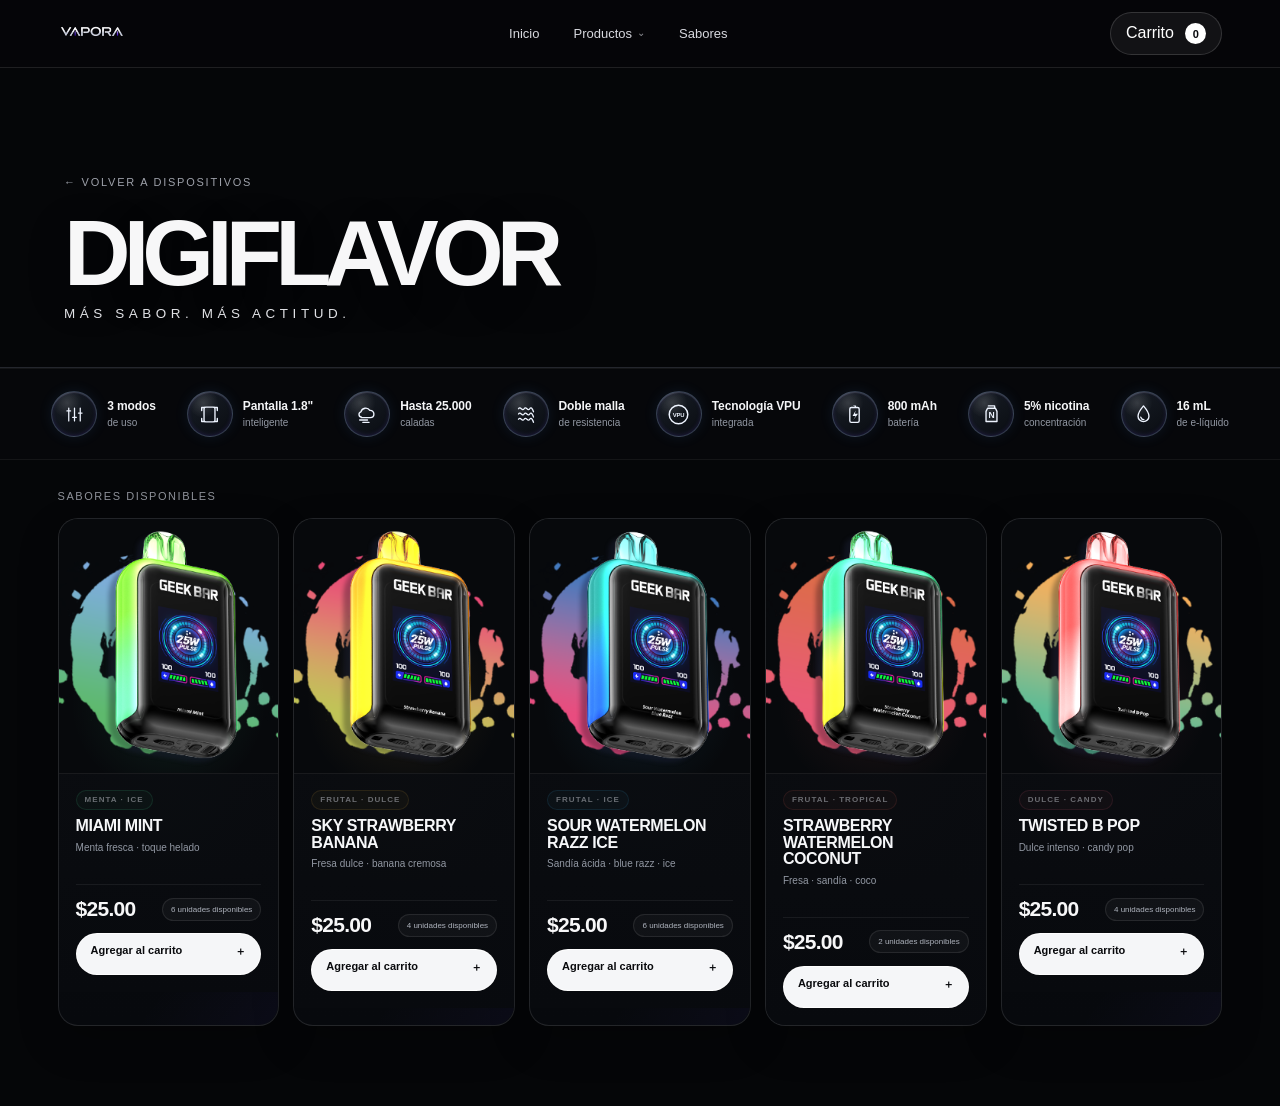
<file: digiflavor/index.html>
<!doctype html>
<html lang="es">
<head>
<meta charset="utf-8">
<meta name="viewport" content="width=device-width,initial-scale=1">
<title>DIGIFLAVOR | VAPORA</title>
<link rel="icon" type="image/png" href="../favicon.png">
<style>
*{box-sizing:border-box} html{scroll-behavior:smooth} body{margin:0;background:#050608;color:#f7f7f8;font-family:Arial,Helvetica,sans-serif}
a{color:inherit;text-decoration:none} button{font:inherit}
header{height:68px;position:sticky;top:0;z-index:20;display:flex;align-items:center;justify-content:space-between;padding:0 4.5vw;background:rgba(6,7,10,.68);border-bottom:1px solid rgba(255,255,255,.10);backdrop-filter:blur(8px) saturate(130%);-webkit-backdrop-filter:blur(8px) saturate(130%)}
.logo{height:23px;width:auto} nav{display:flex;gap:34px;font-size:13px;color:#d8d9df} nav a:hover{color:white}
.cart-button{border:1px solid rgba(255,255,255,.14);background:rgba(255,255,255,.055);color:white;border-radius:999px;padding:10px 15px;cursor:pointer}
.cart-count{display:inline-grid;place-items:center;margin-left:7px;background:white;color:#08090c;border-radius:50%;width:21px;height:21px;font-size:11px;font-weight:800}
.hero{padding:72px 5vw 48px;border-bottom:1px solid #24262d;position:relative;overflow:hidden}
.hero:before{content:"";position:absolute;width:520px;height:260px;right:4vw;top:-110px;background:radial-gradient(circle,#38cfff55 0%,transparent 68%);filter:blur(35px);opacity:.45;pointer-events:none}
.back{font-size:11px;letter-spacing:.16em;color:#9ea1aa;text-transform:uppercase} .hero h1{font-size:clamp(52px,8vw,116px);letter-spacing:-.075em;line-height:.82;margin:28px 0 18px;font-weight:900}
.hero p{margin:0;color:#c4c6cc;font-size:14px;letter-spacing:.08em} .hero p b{color:white}
.catalog{padding:34px 4.5vw 80px} .catalog-head{display:flex;justify-content:space-between;align-items:end;margin-bottom:22px}
.catalog-head p{margin:0;color:#8f929a;font-size:11px;letter-spacing:.14em;text-transform:uppercase} .catalog-head strong{font-size:13px}
.grid{display:grid;grid-template-columns:repeat(4,minmax(0,1fr));gap:14px}
.product-card{background:#101216;border:1px solid #292c33;border-radius:12px;overflow:hidden;min-width:0;transition:transform .2s,border-color .2s}
.product-card:hover{transform:translateY(-3px);border-color:#424650}
.product-visual{height:225px;position:relative;display:grid;place-items:center;background:radial-gradient(circle at 50% 45%,color-mix(in srgb,#38cfff 22%,transparent),transparent 45%),linear-gradient(155deg,#151820,#090a0d);overflow:hidden}
.visual-orb{position:absolute;width:105px;height:105px;border-radius:50%;background:#38cfff;filter:blur(55px);opacity:.18}
.product-visual span{position:relative;text-align:center;font-size:10px;line-height:1.55;letter-spacing:.19em;color:#5e626c}
.product-info{padding:17px} .eyebrow{font-size:9px;letter-spacing:.13em;color:#737780;margin:0 0 8px}
.product-info h2{font-size:17px;line-height:1.1;margin:0 0 20px;min-height:38px;text-transform:uppercase}
.meta{display:flex;justify-content:space-between;gap:10px;align-items:center;margin-bottom:15px} .meta strong{font-size:20px}
.stock{font-size:9px;color:#9ba0a8;text-align:right} .stock.low{color:#ffb36b}
.add{width:100%;border:0;border-radius:999px;background:white;color:#07080a;padding:12px 14px;font-size:11px;font-weight:800;display:flex;justify-content:space-between;cursor:pointer} .add:hover{opacity:.88} .add:disabled{opacity:.35;cursor:not-allowed}
.drawer-overlay{position:fixed;inset:0;background:rgba(0,0,0,.55);opacity:0;pointer-events:none;transition:.25s;z-index:39} .drawer-overlay.open{opacity:1;pointer-events:auto}
.drawer{position:fixed;right:0;top:0;height:100%;width:min(420px,92vw);background:#0b0c10;border-left:1px solid #292c33;z-index:40;transform:translateX(100%);transition:.28s;padding:22px;display:flex;flex-direction:column} .drawer.open{transform:none}
.drawer-head{display:flex;justify-content:space-between;align-items:center;border-bottom:1px solid #26282f;padding-bottom:18px} .drawer-head button{background:none;border:0;color:white;font-size:24px;cursor:pointer}
.cart-items{flex:1;overflow:auto;padding:12px 0} .cart-item{display:flex;justify-content:space-between;gap:12px;padding:14px 0;border-bottom:1px solid #202229} .cart-item strong{font-size:12px;text-transform:uppercase} .cart-item p{font-size:10px;color:#8f929a;margin:5px 0 0}
.qty{display:flex;align-items:center;gap:8px} .qty button{width:26px;height:26px;border:1px solid #30333b;background:#15171c;color:white;border-radius:50%;cursor:pointer} .qty span{font-size:12px;min-width:14px;text-align:center}
.cart-footer{border-top:1px solid #292c33;padding-top:17px} .total{display:flex;justify-content:space-between;font-size:18px;margin-bottom:13px} .checkout{width:100%;border:0;border-radius:999px;background:white;color:black;padding:14px;font-weight:800;cursor:pointer}
.notice{font-size:9px;color:#777b84;line-height:1.5;margin-top:10px}
@media(max-width:1050px){.grid{grid-template-columns:repeat(3,1fr)}}
@media(max-width:760px){nav{display:none} .hero{padding-top:48px} .grid{grid-template-columns:repeat(2,1fr)} .product-visual{height:180px}}
@media(max-width:480px){.grid{grid-template-columns:1fr} .product-visual{height:210px}}

/* ===== PRODUCTOS DROPDOWN ===== */
nav .nav-products{position:relative;display:flex;align-items:center}
nav .nav-products>a{display:flex;align-items:center;gap:6px}
nav .nav-products>a::after{content:"⌄";font-size:10px;opacity:.65;transform:translateY(-1px)}
nav .products-menu{
  position:absolute;top:calc(100% + 17px);left:50%;transform:translate(-50%,8px);
  min-width:205px;padding:7px;background:rgba(10,11,15,.90);
  border:1px solid rgba(255,255,255,.11);border-radius:12px;
  box-shadow:0 18px 45px rgba(0,0,0,.35);
  -webkit-backdrop-filter:blur(18px) saturate(145%);
  backdrop-filter:blur(18px) saturate(145%);
  opacity:0;visibility:hidden;pointer-events:none;transition:.18s ease;
}
nav .nav-products:hover .products-menu,
nav .nav-products:focus-within .products-menu{
  opacity:1;visibility:visible;pointer-events:auto;transform:translate(-50%,0);
}
nav .products-menu::before{content:"";position:absolute;left:0;right:0;top:-18px;height:18px}
nav .products-menu a{
  display:block;padding:11px 12px;border-radius:8px;color:#cfd1d7!important;
  font-size:12px!important;white-space:nowrap;
}
nav .products-menu a:hover{background:rgba(255,255,255,.075);color:#fff!important}
nav .products-menu .all-products{color:#fff!important;font-weight:700}
nav .products-menu .divider{height:1px;background:rgba(255,255,255,.09);margin:5px 7px}
@media(max-width:760px){nav .products-menu{display:none}}


/* ===== FIX DROPDOWN + LIQUID GLASS ===== */
header{
  z-index:9999 !important;
  overflow:visible !important;
  isolation:isolate;
}
header nav{
  position:relative;
  z-index:10001 !important;
  overflow:visible !important;
}
header .nav-products{
  position:relative !important;
  z-index:10002 !important;
  overflow:visible !important;
}
header .products-menu{
  z-index:10050 !important;
  overflow:hidden !important;

  /* Liquid Glass: claro, poco blur, borde tipo lente */
  background:
    linear-gradient(180deg,
      rgba(18,19,25,.30) 0%,
      rgba(7,8,12,.20) 100%) !important;
  border:1px solid rgba(255,255,255,.16) !important;

  -webkit-backdrop-filter:
    blur(5px)
    saturate(135%)
    contrast(105%)
    brightness(103%) !important;
  backdrop-filter:
    blur(5px)
    saturate(135%)
    contrast(105%)
    brightness(103%) !important;

  box-shadow:
    0 18px 42px rgba(0,0,0,.30),
    inset 0 1px 0 rgba(255,255,255,.18),
    inset 0 -1px 0 rgba(255,255,255,.055) !important;
}

/* reflejo superior del cristal */
header .products-menu::after{
  content:"";
  position:absolute;
  inset:0;
  pointer-events:none;
  border-radius:inherit;
  background:
    linear-gradient(180deg,
      rgba(255,255,255,.13) 0,
      rgba(255,255,255,.035) 1px,
      transparent 13%,
      transparent 80%,
      rgba(255,255,255,.035) 100%);
  box-shadow:
    inset 0 1px 0 rgba(255,255,255,.10),
    inset 0 -1px 0 rgba(255,255,255,.04);
}

/* links por encima del reflejo */
header .products-menu a,
header .products-menu .divider{
  position:relative;
  z-index:2;
}
header .products-menu a:hover{
  background:
    linear-gradient(180deg,
      rgba(255,255,255,.105),
      rgba(255,255,255,.055)) !important;
  box-shadow:inset 0 1px 0 rgba(255,255,255,.08);
}

/* El contenido nunca debe competir con el menú */
.hero,
main,
.content,
.community-strip,
.flavor-explorer{
  position:relative;
  z-index:1;
}


/* ===== FIX PUENTE DE HOVER DEL DROPDOWN ===== */
/* Crea una zona invisible entre "Productos" y el panel para que
   el cursor pueda bajar sin perder el estado :hover. */
header .nav-products::before{
  content:"";
  position:absolute;
  top:100%;
  left:50%;
  transform:translateX(-50%);
  width:235px;
  height:24px;
  background:transparent;
  pointer-events:auto;
  z-index:10049;
}

/* Acercamos ligeramente el panel al enlace. */
header .nav-products .products-menu{
  top:calc(100% + 10px) !important;
}

/* Mantener abierto tanto al pasar por el enlace como por el puente/panel. */
header .nav-products:hover .products-menu,
header .nav-products:focus-within .products-menu,
header .nav-products .products-menu:hover{
  opacity:1 !important;
  visibility:visible !important;
  pointer-events:auto !important;
  transform:translate(-50%,0) !important;
}


/* ===== DROPDOWN HOVER FIX V2 ===== */
/* Sin hueco físico: el panel empieza exactamente donde termina Productos. */
header .nav-products{
  position:relative !important;
  padding:18px 0 !important;
  margin:-18px 0 !important;
}

header .nav-products .products-menu{
  top:100% !important;
  margin-top:0 !important;
}

/* Zona de tolerancia adicional, ahora dentro del mismo área continua. */
header .nav-products::before{
  content:"" !important;
  position:absolute !important;
  top:100% !important;
  left:-55px !important;
  width:calc(100% + 110px) !important;
  height:16px !important;
  transform:none !important;
  background:transparent !important;
  pointer-events:auto !important;
}

/* El menú no se cierra mientras el cursor esté en cualquier parte
   del bloque Productos + desplegable. */
header .nav-products:hover > .products-menu,
header .nav-products:focus-within > .products-menu,
header .nav-products > .products-menu:hover{
  opacity:1 !important;
  visibility:visible !important;
  pointer-events:auto !important;
  transform:translate(-50%,0) !important;
}


/* ===== DIGIFLAVOR VIDEO HERO ===== */
.hero{
  min-height:430px !important;
  padding:0 !important;
  display:flex;
  align-items:flex-end;
  position:relative;
  overflow:hidden;
  isolation:isolate;
  background:#050608;
}
.hero-video{
  position:absolute;
  inset:0;
  width:100%;
  height:100%;
  object-fit:cover;
  z-index:-3;
}
.hero::before{
  content:"";
  position:absolute;
  inset:0;
  z-index:-2;
  background:
    linear-gradient(90deg,rgba(5,6,8,.92) 0%,rgba(5,6,8,.55) 43%,rgba(5,6,8,.12) 72%,rgba(5,6,8,.30) 100%),
    linear-gradient(180deg,rgba(5,6,8,.12),rgba(5,6,8,.16) 52%,#050608 100%) !important;
  filter:none !important;
  opacity:1 !important;
  width:auto !important;
  height:auto !important;
  right:0 !important;
  top:0 !important;
}
.hero-content{
  position:relative;
  z-index:2;
  width:100%;
  padding:72px 5vw 58px;
}
.hero h1{
  margin:25px 0 18px !important;
  text-shadow:0 12px 40px rgba(0,0,0,.32);
}
.hero p{
  color:#e1e2e6 !important;
}
.product-visual.real-product{
  background:#08090c !important;
  height:255px !important;
}
.product-visual.real-product img{
  width:100%;
  height:100%;
  object-fit:contain;
  display:block;
  transform:scale(.94);
  transition:transform .28s ease;
}
.product-card:hover .product-visual.real-product img{
  transform:scale(.985);
}
@media(max-width:760px){
  .hero{min-height:360px !important}
  .hero-content{padding:58px 5vw 42px}
  .product-visual.real-product{height:210px !important}
}
@media(prefers-reduced-motion:reduce){
  .hero-video{display:none}
}


/* ===== SUBBANNER DE ESPECIFICACIONES ===== */
.specs-strip{
  width:100%;
  padding:26px clamp(18px,3vw,46px) 18px;
  background:#050608;
  border-top:1px solid rgba(255,255,255,.055);
  border-bottom:1px solid rgba(255,255,255,.055);
  overflow:hidden;
}
.specs-strip img{
  display:block;
  width:min(100%,1500px);
  height:auto;
  margin:0 auto;
  object-fit:contain;
}

/* ===== PRODUCT CARDS V2 ===== */
.products-grid{
  gap:18px !important;
}
.product-card{
  position:relative !important;
  overflow:hidden !important;
  border:1px solid rgba(255,255,255,.10) !important;
  border-radius:22px !important;
  background:
    radial-gradient(circle at 50% 18%,rgba(121,83,255,.09),transparent 34%),
    linear-gradient(180deg,#0c0e12 0%,#08090c 100%) !important;
  box-shadow:0 18px 45px rgba(0,0,0,.22) !important;
  transition:transform .28s ease,border-color .28s ease,box-shadow .28s ease !important;
}
.product-card::before{
  content:"";
  position:absolute;
  inset:0;
  pointer-events:none;
  border-radius:inherit;
  background:linear-gradient(125deg,rgba(255,255,255,.075),transparent 22%,transparent 75%,rgba(103,73,255,.06));
  opacity:.8;
}
.product-card:hover{
  transform:translateY(-5px) !important;
  border-color:rgba(255,255,255,.20) !important;
  box-shadow:0 24px 60px rgba(0,0,0,.36),0 0 32px rgba(93,68,255,.07) !important;
}
.product-visual.real-product{
  height:300px !important;
  padding:10px 10px 0 !important;
  background:
    radial-gradient(circle at 50% 70%,rgba(111,84,255,.13),transparent 44%),
    #07080b !important;
  border-bottom:1px solid rgba(255,255,255,.07);
}
.product-visual.real-product img{
  width:100% !important;
  height:100% !important;
  object-fit:contain !important;
  transform:scale(.96) !important;
  filter:drop-shadow(0 22px 24px rgba(0,0,0,.34));
}
.product-card:hover .product-visual.real-product img{
  transform:scale(1.015) !important;
}
.product-info{
  padding:20px 18px 18px !important;
  position:relative;
}
.product-info .eyebrow{
  font-size:10px !important;
  letter-spacing:.15em !important;
  opacity:.58 !important;
}
.product-info h3{
  font-size:22px !important;
  letter-spacing:-.035em !important;
  margin:7px 0 18px !important;
}
.price-row{
  align-items:flex-end !important;
  margin-top:8px !important;
  padding-top:16px !important;
  border-top:1px solid rgba(255,255,255,.07);
}
.price{
  font-size:25px !important;
  letter-spacing:-.04em !important;
}
.stock{
  padding:6px 9px !important;
  border:1px solid rgba(255,255,255,.08);
  border-radius:999px;
  background:rgba(255,255,255,.035);
  font-size:10px !important;
}
.add-btn{
  margin-top:14px !important;
  min-height:46px !important;
  border-radius:14px !important;
  border:1px solid rgba(255,255,255,.12) !important;
  background:rgba(255,255,255,.94) !important;
  color:#090a0d !important;
  transition:transform .2s ease,background .2s ease !important;
}
.add-btn:hover{
  transform:translateY(-1px);
  background:#fff !important;
}
@media(max-width:760px){
  .specs-strip{
    padding:18px 14px 12px;
    overflow-x:auto;
    scrollbar-width:none;
  }
  .specs-strip::-webkit-scrollbar{display:none}
  .specs-strip img{
    width:1000px;
    max-width:none;
  }
  .product-visual.real-product{height:270px !important}
}


/* ===== DIGIFLAVOR APPROVED LOOK ===== */
.hero{
  min-height:330px !important;
}
.hero-content{
  padding:62px 5vw 46px !important;
}
.hero h1{
  font-size:clamp(58px,7.2vw,108px) !important;
  margin:26px 0 14px !important;
}
.hero-slogan{
  color:#f1f2f5 !important;
  font-size:clamp(12px,1.05vw,16px) !important;
  font-weight:500 !important;
  letter-spacing:.34em !important;
  text-transform:uppercase;
}

/* Compact specs row */
.specs-strip{
  padding:10px clamp(20px,3.5vw,54px) 12px !important;
  min-height:0 !important;
  display:flex;
  align-items:center;
}
.specs-strip img{
  width:min(100%,1450px) !important;
  max-height:190px !important;
  object-fit:contain !important;
}

/* Five cards on desktop, like the approved concept */
.catalog{
  padding-top:28px !important;
}
.grid{
  grid-template-columns:repeat(5,minmax(0,1fr)) !important;
  gap:14px !important;
}
.product-card{
  border-radius:18px !important;
  background:
    linear-gradient(180deg,rgba(11,13,17,.98),rgba(8,10,14,.98)) !important;
  border:1px solid rgba(255,255,255,.13) !important;
  box-shadow:0 14px 34px rgba(0,0,0,.28) !important;
}
.product-visual.real-product{
  height:255px !important;
  padding:0 !important;
  background:
    radial-gradient(circle at 50% 72%,rgba(60,190,255,.09),transparent 48%),
    #07090c !important;
}
.product-visual.real-product img{
  width:100% !important;
  height:100% !important;
  object-fit:cover !important;
  transform:scale(1.01) !important;
  filter:none !important;
}
.product-card:hover .product-visual.real-product img{
  transform:scale(1.045) !important;
}
.product-info{
  padding:16px 17px 17px !important;
  min-height:214px;
  display:flex;
  flex-direction:column;
}
.product-info h2{
  font-size:16px !important;
  line-height:1.04 !important;
  min-height:34px !important;
  margin:0 0 8px !important;
  letter-spacing:-.025em;
}
.flavor-copy{
  margin:0 0 16px;
  min-height:34px;
  color:#aeb2bb;
  font-size:11px;
  line-height:1.45;
}
.meta{
  margin-top:auto !important;
  margin-bottom:13px !important;
  padding-top:12px !important;
  border-top:1px solid rgba(255,255,255,.065);
}
.meta strong{
  font-size:21px !important;
}
.stock{
  white-space:nowrap;
  font-size:8px !important;
  padding:6px 8px !important;
}
.add{
  border-radius:999px !important;
  min-height:42px;
  padding:11px 14px !important;
}
@media(max-width:1200px){
  .grid{grid-template-columns:repeat(3,minmax(0,1fr)) !important}
}
@media(max-width:760px){
  .hero{min-height:300px !important}
  .hero-content{padding:50px 5vw 38px !important}
  .specs-strip{
    overflow-x:auto !important;
    padding:8px 12px !important;
  }
  .specs-strip img{
    width:920px !important;
    max-width:none !important;
    max-height:145px !important;
  }
  .grid{grid-template-columns:repeat(2,minmax(0,1fr)) !important}
  .product-visual.real-product{height:230px !important}
}
@media(max-width:520px){
  .grid{grid-template-columns:1fr !important}
  .product-visual.real-product{height:300px !important}
}


/* ===== SPACING + SPECS SIZE FIX ===== */
.hero{
  min-height:300px !important;
}
.specs-strip{
  height:auto !important;
  min-height:0 !important;
  padding:8px 24px 10px !important;
  margin:0 !important;
  display:flex !important;
  align-items:center !important;
  justify-content:center !important;
}
.specs-strip img{
  display:block !important;
  width:min(94vw,1320px) !important;
  max-width:1320px !important;
  max-height:none !important;
  height:auto !important;
  margin:0 auto !important;
}
.catalog{
  padding-top:18px !important;
}
.catalog-head{
  margin-bottom:16px !important;
}
@media(max-width:760px){
  .specs-strip{
    padding:6px 12px 8px !important;
    justify-content:flex-start !important;
    overflow-x:auto !important;
  }
  .specs-strip img{
    width:900px !important;
    max-width:none !important;
  }
  .catalog{padding-top:14px !important}
}


/* ===== SPECS BALANCED SPACING FINAL ===== */
.specs-strip{
  height:auto !important;
  min-height:0 !important;
  padding:34px 24px 36px !important;
  margin:0 !important;
  display:flex !important;
  align-items:center !important;
  justify-content:center !important;
}
.specs-strip img{
  display:block !important;
  width:min(86vw,1190px) !important;
  max-width:1190px !important;
  max-height:none !important;
  height:auto !important;
  margin:0 auto !important;
}
.catalog{
  padding-top:34px !important;
}
.catalog-head{
  margin-bottom:16px !important;
}
@media(max-width:760px){
  .specs-strip{
    padding:26px 12px 28px !important;
    justify-content:flex-start !important;
    overflow-x:auto !important;
  }
  .specs-strip img{
    width:820px !important;
    max-width:none !important;
  }
  .catalog{
    padding-top:28px !important;
  }
}


/* ===== SUBBANNER CANVAS FIX ===== */
.specs-strip{
  height:245px !important;
  min-height:245px !important;
  padding:0 24px !important;
  margin:0 !important;
  position:relative !important;
  overflow:hidden !important;
  display:flex !important;
  align-items:center !important;
  justify-content:center !important;
}
.specs-strip img{
  position:absolute !important;
  left:50% !important;
  top:50% !important;
  width:min(86vw,1190px) !important;
  max-width:1190px !important;
  height:auto !important;
  max-height:none !important;
  margin:0 !important;
  transform:translate(-50%,-50%) scale(1.62) !important;
  transform-origin:center center !important;
}
.catalog{
  padding-top:28px !important;
}
@media(max-width:760px){
  .specs-strip{
    height:205px !important;
    min-height:205px !important;
    padding:0 !important;
    overflow-x:hidden !important;
  }
  .specs-strip img{
    width:760px !important;
    max-width:none !important;
    transform:translate(-50%,-50%) scale(1.42) !important;
  }
  .catalog{padding-top:24px !important}
}


/* ===== SUBBANNER FINAL CLEAN FIX ===== */
.specs-strip{
  height:auto !important;
  min-height:0 !important;
  padding:28px 32px 30px !important;
  margin:0 !important;
  overflow:hidden !important;
  display:flex !important;
  align-items:center !important;
  justify-content:center !important;
}
.specs-strip img{
  position:static !important;
  display:block !important;
  width:min(88vw,1240px) !important;
  max-width:1240px !important;
  height:auto !important;
  max-height:none !important;
  margin:0 auto !important;
  transform:none !important;
}
.catalog{
  padding-top:28px !important;
}
@media(max-width:760px){
  .specs-strip{
    height:auto !important;
    min-height:0 !important;
    padding:22px 14px 24px !important;
    overflow-x:auto !important;
    justify-content:flex-start !important;
  }
  .specs-strip img{
    position:static !important;
    width:820px !important;
    max-width:none !important;
    transform:none !important;
  }
  .catalog{padding-top:24px !important}
}


/* ===== DIGIFLAVOR COMPACT FEATURE STRIP ===== */
.feature-strip{
  background:#06070a;
  border-top:1px solid rgba(255,255,255,.055);
  border-bottom:1px solid rgba(255,255,255,.055);
  padding:22px clamp(24px,4vw,64px);
  overflow-x:auto;
  scrollbar-width:none;
}
.feature-strip::-webkit-scrollbar{display:none}
.feature-track{
  width:min(100%,1320px);
  margin:0 auto;
  display:flex;
  align-items:center;
  justify-content:space-between;
  gap:24px;
}
.feature-item{
  flex:0 0 auto;
  display:flex;
  align-items:center;
  gap:10px;
  color:#f4f5f7;
  white-space:nowrap;
}
.feature-icon{
  width:46px;
  height:46px;
  flex:0 0 46px;
  border-radius:50%;
  display:grid;
  place-items:center;
  position:relative;
  overflow:hidden;
  color:#eef4ff;
  font-size:18px;
  font-weight:700;
  letter-spacing:-.04em;
  background:
    radial-gradient(circle at 35% 25%,rgba(255,255,255,.15),transparent 34%),
    linear-gradient(145deg,rgba(25,31,40,.96),rgba(10,13,18,.98));
  border:1px solid rgba(175,205,255,.24);
  box-shadow:
    inset 0 1px 0 rgba(255,255,255,.12),
    0 0 14px rgba(80,160,255,.10);
}
.feature-icon::after{
  content:"";
  position:absolute;
  inset:-1px;
  border-radius:inherit;
  pointer-events:none;
  box-shadow:inset 0 -1px 5px rgba(116,78,255,.22);
}
.feature-icon.vpu{
  font-size:12px;
  letter-spacing:.01em;
}
.feature-icon.mesh{font-size:25px;font-weight:400}
.feature-icon.screen,
.feature-icon.battery{font-size:22px;font-weight:400}
.feature-icon.nicotine{font-size:17px}
.feature-item b{
  display:block;
  font-size:12px;
  line-height:1.15;
  font-weight:650;
  letter-spacing:-.01em;
}
.feature-item small{
  display:block;
  margin-top:3px;
  color:#9298a3;
  font-size:10px;
  line-height:1.1;
  font-weight:400;
}
.catalog{
  padding-top:30px !important;
}
@media(max-width:1100px){
  .feature-track{
    width:max-content;
    justify-content:flex-start;
    padding-right:20px;
  }
}
@media(max-width:760px){
  .feature-strip{
    padding:16px 16px;
  }
  .feature-track{gap:20px}
  .feature-icon{
    width:42px;
    height:42px;
    flex-basis:42px;
  }
  .feature-item b{font-size:11px}
  .feature-item small{font-size:9px}
  .catalog{padding-top:24px !important}
}


/* ===== REAL SVG FEATURE ICONS ===== */
.feature-icon svg{
  width:25px;
  height:25px;
  overflow:visible;
}
.feature-icon svg path,
.feature-icon svg rect,
.feature-icon svg circle{
  fill:none;
  stroke:currentColor;
  stroke-width:1.75;
  stroke-linecap:round;
  stroke-linejoin:round;
}
.feature-icon svg text{
  fill:currentColor;
  stroke:none;
  font-family:Arial,sans-serif;
  font-size:7px;
  font-weight:800;
  letter-spacing:-.03em;
}
.feature-icon.battery svg path:last-child{
  fill:currentColor;
  stroke:none;
}
.feature-icon.nicotine svg text{
  font-size:11px;
}
.feature-icon.nicotine svg path:first-child{
  fill:rgba(238,244,255,.06);
}
.feature-icon.mode svg{width:23px;height:23px}
.feature-icon.mesh svg{width:24px;height:24px}
.feature-icon.vpu svg{width:27px;height:27px}


/* ===== VAPORA FLAVOR CARDS V4 ===== */
.grid{
  gap:14px !important;
}
.product-card{
  --accent: 120,190,255;
  position:relative !important;
  overflow:hidden !important;
  border-radius:20px !important;
  border:1px solid rgba(255,255,255,.11) !important;
  background:linear-gradient(180deg,#090b0f 0%,#07090d 100%) !important;
  box-shadow:0 16px 40px rgba(0,0,0,.24) !important;
  transition:transform .28s ease,border-color .28s ease,box-shadow .28s ease !important;
}
.product-card:nth-child(1){--accent:84,255,170}
.product-card:nth-child(2){--accent:255,191,70}
.product-card:nth-child(3){--accent:70,196,255}
.product-card:nth-child(4){--accent:255,110,95}
.product-card:nth-child(5){--accent:255,105,135}
.product-card::after{
  content:"";
  position:absolute;
  left:12%;
  right:12%;
  top:42%;
  height:32%;
  z-index:0;
  pointer-events:none;
  background:radial-gradient(ellipse,rgba(var(--accent),.10),transparent 68%);
  filter:blur(20px);
}
.product-card:hover{
  transform:translateY(-5px) !important;
  border-color:rgba(var(--accent),.28) !important;
  box-shadow:0 22px 55px rgba(0,0,0,.38),0 0 26px rgba(var(--accent),.055) !important;
}
.product-visual.real-product{
  position:relative;
  z-index:1;
  height:255px !important;
  padding:0 !important;
  overflow:hidden;
  background:
    radial-gradient(circle at 50% 72%,rgba(var(--accent),.09),transparent 46%),
    #07090c !important;
  border-bottom:1px solid rgba(255,255,255,.07);
}
.product-visual.real-product img{
  width:100% !important;
  height:100% !important;
  object-fit:cover !important;
  transform:scale(1.01) !important;
  transition:transform .35s cubic-bezier(.2,.7,.2,1) !important;
}
.product-card:hover .product-visual.real-product img{
  transform:scale(1.045) !important;
}
.product-info{
  position:relative;
  z-index:2;
  min-height:218px !important;
  padding:16px 17px 17px !important;
  display:flex !important;
  flex-direction:column !important;
  background:linear-gradient(180deg,rgba(10,12,16,.93),rgba(8,10,14,.98));
}
.product-info .eyebrow,
.product-eyebrow{
  width:max-content;
  margin:0 0 8px !important;
  padding:5px 8px !important;
  border:1px solid rgba(var(--accent),.18);
  border-radius:999px;
  background:rgba(var(--accent),.055);
  color:rgba(235,240,247,.72) !important;
  font-size:8px !important;
  font-weight:650 !important;
  line-height:1 !important;
  letter-spacing:.13em !important;
}
.product-info h2{
  min-height:0 !important;
  margin:0 0 6px !important;
  color:#f6f7f9;
  font-size:16px !important;
  line-height:1.04 !important;
  font-weight:800 !important;
  letter-spacing:-.025em !important;
}
.flavor-copy{
  min-height:30px !important;
  margin:0 0 13px !important;
  color:#9298a3 !important;
  font-size:10px !important;
  line-height:1.45 !important;
}
.meta{
  margin-top:auto !important;
  margin-bottom:12px !important;
  padding-top:12px !important;
  border-top:1px solid rgba(255,255,255,.065) !important;
}
.meta strong{
  font-size:21px !important;
  letter-spacing:-.035em !important;
}
.stock{
  padding:6px 8px !important;
  border-radius:999px !important;
  border:1px solid rgba(255,255,255,.09) !important;
  background:rgba(255,255,255,.035) !important;
  color:#aeb3bd !important;
  font-size:8px !important;
}
.add{
  min-height:42px !important;
  padding:10px 14px !important;
  border-radius:999px !important;
  background:#f5f6f8 !important;
  color:#090a0d !important;
  border:1px solid rgba(255,255,255,.9) !important;
  transition:transform .2s ease,box-shadow .2s ease,background .2s ease !important;
}
.add:hover{
  transform:translateY(-1px);
  background:#fff !important;
  box-shadow:0 7px 20px rgba(255,255,255,.08);
}
.add.added{
  background:rgba(var(--accent),.12) !important;
  color:#f7f8fa !important;
  border-color:rgba(var(--accent),.32) !important;
}
@media(max-width:760px){
  .product-visual.real-product{height:250px !important}
}


/* ===== DROPDOWN VAPORA: ESTRUCTURA CANÓNICA ===== */
header{overflow:visible!important;z-index:9999!important}
header nav{overflow:visible!important}
header .nav-products{
 position:relative!important;display:inline-flex!important;align-items:center!important;
 padding:18px 0!important;margin:-18px 0!important;overflow:visible!important
}
header .nav-products>a:first-child{display:inline-flex!important;align-items:center!important;gap:5px!important}
header .nav-products>a:first-child::after{content:"⌄";font-size:10px;opacity:.65}
header .nav-products .products-menu{
 position:absolute!important;top:100%!important;left:50%!important;margin-top:0!important;
 min-width:225px!important;display:flex!important;flex-direction:column!important;
 opacity:0!important;visibility:hidden!important;pointer-events:none!important;
 transform:translate(-50%,8px)!important;z-index:10050!important
}
header .nav-products::before{
 content:""!important;position:absolute!important;top:100%!important;left:-55px!important;
 width:calc(100% + 110px)!important;height:16px!important;background:transparent!important;
 pointer-events:auto!important
}
header .nav-products:hover>.products-menu,
header .nav-products:focus-within>.products-menu,
header .nav-products>.products-menu:hover{
 opacity:1!important;visibility:visible!important;pointer-events:auto!important;
 transform:translate(-50%,0)!important
}
header .products-menu>a{display:block!important;width:100%!important}

</style>
</head>
<body>
<header>
  <a href="../index.html"><img class="logo" src="../LOGO.png" alt="VAPORA"></a>
  <nav>
<a href="../index.html">Inicio</a>
<div class="nav-products">
  <a href="../productos.html">Productos</a>
  <div class="products-menu">
    <a class="all-products" href="../productos.html">Todos los productos</a>
    <div class="divider"></div>
    <a href="../digiflavor/">Digiflavor</a>
    <a href="../pulse/">Geek Bar Pulse</a>
    <a href="../pulse-x/">Geek Bar Pulse X</a>
  </div>
</div>
<a href="../index.html#sabores">Sabores</a>
</nav>
  <button class="cart-button" id="cartButton">Carrito <span class="cart-count" id="cartCount">0</span></button>
</header>

<section class="hero">
  <video class="hero-video" autoplay muted loop playsinline preload="metadata" aria-hidden="true">
    <source src="VideoBanner.mp4" type="video/mp4">
  </video>
  <div class="hero-content">
    <a class="back" href="../index.html#productos">← Volver a dispositivos</a>
    <h1>DIGIFLAVOR</h1>
    <p class="hero-slogan">MÁS SABOR. MÁS ACTITUD.</p>
  </div>
</section>


<section class="feature-strip" aria-label="Características de Digiflavor">
  <div class="feature-track">
    <div class="feature-item"><span class="feature-icon mode"><svg viewBox="0 0 32 32" aria-hidden="true"><path d="M8 7v18M16 7v18M24 7v18"/><path d="M5.5 11H10.5M13.5 20H18.5M21.5 14H26.5"/></svg></span><span><b>3 modos</b><small>de uso</small></span></div>
    <div class="feature-item"><span class="feature-icon screen"><svg viewBox="0 0 32 32" aria-hidden="true"><rect x="9" y="6.5" width="14" height="19" rx="2"/><path d="M6 11V7h4M22 7h4v4M26 21v4h-4M10 25H6v-4"/></svg></span><span><b>Pantalla 1.8"</b><small>inteligente</small></span></div>
    <div class="feature-item"><span class="feature-icon puff"><svg viewBox="0 0 32 32" aria-hidden="true"><path d="M8 19c-3.5 0-4-5.5-.4-6.4A6.3 6.3 0 0 1 19 10.8a4.7 4.7 0 0 1 5.2 4.6c0 2.6-2.1 4.6-4.7 4.6H8Z"/><path d="M6 23h10M10 26h8"/></svg></span><span><b>Hasta 25.000</b><small>caladas</small></span></div>
    <div class="feature-item"><span class="feature-icon mesh"><svg viewBox="0 0 32 32" aria-hidden="true"><path d="M6 9c2.5-4 5 4 7.5 0s5 4 7.5 0 5 4 5 4M6 16c2.5-4 5 4 7.5 0s5 4 7.5 0 5 4 5 4M6 23c2.5-4 5 4 7.5 0s5 4 7.5 0 5 4 5 4"/></svg></span><span><b>Doble malla</b><small>de resistencia</small></span></div>
    <div class="feature-item"><span class="feature-icon vpu"><svg viewBox="0 0 32 32" aria-hidden="true"><circle cx="16" cy="16" r="11"/><text x="16" y="19" text-anchor="middle">VPU</text></svg></span><span><b>Tecnología VPU</b><small>integrada</small></span></div>
    <div class="feature-item"><span class="feature-icon battery"><svg viewBox="0 0 32 32" aria-hidden="true"><rect x="10" y="7" width="12" height="19" rx="2"/><path d="M14 4.5h4V7M17.5 11l-4 7h4l-3 5 6-8h-4l1-4Z"/></svg></span><span><b>800 mAh</b><small>batería</small></span></div>
    <div class="feature-item"><span class="feature-icon nicotine"><svg viewBox="0 0 32 32" aria-hidden="true"><path d="M11 8h10l2 4v13H9V12l2-4Z"/><path d="M12 5h8v3"/><text x="16" y="21" text-anchor="middle">N</text></svg></span><span><b>5% nicotina</b><small>concentración</small></span></div>
    <div class="feature-item"><span class="feature-icon liquid"><svg viewBox="0 0 32 32" aria-hidden="true"><path d="M16 5S9 13.2 9 18.2a7 7 0 0 0 14 0C23 13.2 16 5 16 5Z"/><path d="M12.5 19.5c.7 2 2 3 4 3"/></svg></span><span><b>16 mL</b><small>de e-líquido</small></span></div>
  </div>
</section>



<main class="catalog">
  <div class="catalog-head">
    <p>Sabores disponibles</p>
    
  </div>
  <div class="grid">
        <article class="product-card">
          <div class="product-visual real-product" aria-label="Miami Mint"><img src="MiamiMint.png" alt="Digiflavor Miami Mint" loading="lazy" decoding="async"></div>
          <div class="product-info">
            <p class="eyebrow">MENTA · ICE</p>
            <h2>Miami Mint</h2>
            <p class="flavor-copy">Menta fresca · toque helado</p>
            <div class="meta">
              <strong>$25.00</strong>
              <span class="stock">6 unidades disponibles</span>
            </div>
            <button class="add" onclick="addToCart(100)">Agregar al carrito <span>＋</span></button>
          </div>
        </article>

        <article class="product-card">
          <div class="product-visual real-product" aria-label="Sky Strawberry Banana"><img src="StrawberryBanana.png" alt="Digiflavor Sky Strawberry Banana" loading="lazy" decoding="async"></div>
          <div class="product-info">
            <p class="eyebrow">FRUTAL · DULCE</p>
            <h2>Sky Strawberry Banana</h2>
            <p class="flavor-copy">Fresa dulce · banana cremosa</p>
            <div class="meta">
              <strong>$25.00</strong>
              <span class="stock">4 unidades disponibles</span>
            </div>
            <button class="add" onclick="addToCart(101)">Agregar al carrito <span>＋</span></button>
          </div>
        </article>

        <article class="product-card">
          <div class="product-visual real-product" aria-label="Sour Watermelon Razz Ice"><img src="SourWatermelonBlueRazz.png" alt="Digiflavor Sour Watermelon Razz Ice" loading="lazy" decoding="async"></div>
          <div class="product-info">
            <p class="eyebrow">FRUTAL · ICE</p>
            <h2>Sour Watermelon Razz Ice</h2>
            <p class="flavor-copy">Sandía ácida · blue razz · ice</p>
            <div class="meta">
              <strong>$25.00</strong>
              <span class="stock">6 unidades disponibles</span>
            </div>
            <button class="add" onclick="addToCart(102)">Agregar al carrito <span>＋</span></button>
          </div>
        </article>

        <article class="product-card">
          <div class="product-visual real-product" aria-label="Strawberry Watermelon Coconut"><img src="StrawberryWatermelonCoconut.png" alt="Digiflavor Strawberry Watermelon Coconut" loading="lazy" decoding="async"></div>
          <div class="product-info">
            <p class="eyebrow">FRUTAL · TROPICAL</p>
            <h2>Strawberry Watermelon Coconut</h2>
            <p class="flavor-copy">Fresa · sandía · coco</p>
            <div class="meta">
              <strong>$25.00</strong>
              <span class="stock low">2 unidades disponibles</span>
            </div>
            <button class="add" onclick="addToCart(103)">Agregar al carrito <span>＋</span></button>
          </div>
        </article>

        <article class="product-card">
          <div class="product-visual real-product" aria-label="Twisted B Pop"><img src="TwistedB-Pop.png" alt="Digiflavor Twisted B Pop" loading="lazy" decoding="async"></div>
          <div class="product-info">
            <p class="eyebrow">DULCE · CANDY</p>
            <h2>Twisted B Pop</h2>
            <p class="flavor-copy">Dulce intenso · candy pop</p>
            <div class="meta">
              <strong>$25.00</strong>
              <span class="stock">4 unidades disponibles</span>
            </div>
            <button class="add" onclick="addToCart(104)">Agregar al carrito <span>＋</span></button>
          </div>
        </article></div>
</main>

<div class="drawer-overlay" id="overlay"></div>
<aside class="drawer" id="drawer">
  <div class="drawer-head"><strong>Tu carrito</strong><button id="closeCart">×</button></div>
  <div class="cart-items" id="cartItems"></div>
  <div class="cart-footer">
    <div class="total"><span>Total</span><strong id="cartTotal">$0.00</strong></div>
    <button class="checkout" type="button">Continuar compra</button>
    <p class="notice">La disponibilidad se controla según el inventario cargado en el catálogo.</p>
  </div>
</aside>

<script>
const products=[{id:100,name:"Miami Mint",model:"DIGIFLAVOR",price:25.00,stock:6},{id:101,name:"Sky Strawberry Banana",model:"DIGIFLAVOR",price:25.00,stock:4},{id:102,name:"Sour Watermelon Razz Ice",model:"DIGIFLAVOR",price:25.00,stock:6},{id:103,name:"Strawberry Watermelon Coconut",model:"DIGIFLAVOR",price:25.00,stock:2},{id:104,name:"Twisted B Pop",model:"DIGIFLAVOR",price:25.00,stock:4},{id:105,name:"Blackberry Blueberry",model:"PULSE X",price:30.00,stock:4},{id:106,name:"Blue Rancher",model:"PULSE X",price:30.00,stock:6},{id:107,name:"Blue Razz Ice",model:"PULSE X",price:30.00,stock:4},{id:108,name:"Lemon Heads",model:"PULSE X",price:30.00,stock:1},{id:109,name:"Miami Mint",model:"PULSE X",price:30.00,stock:4},{id:110,name:"Orange Fcuking",model:"PULSE X",price:30.00,stock:2},{id:111,name:"Pink & Blue",model:"PULSE X",price:30.00,stock:6},{id:112,name:"Sour Apple Ice",model:"PULSE X",price:30.00,stock:7},{id:113,name:"Strawberry Kiwi Ice",model:"PULSE X",price:30.00,stock:4},{id:114,name:"Banana Taffy Freeze",model:"PULSE X",price:30.00,stock:2},{id:115,name:"Strawberry Watermelon",model:"PULSE X",price:30.00,stock:4},{id:116,name:"Black Cherry",model:"PULSE",price:23.00,stock:2},{id:117,name:"Blue Razz Ice",model:"PULSE",price:23.00,stock:3},{id:118,name:"Cherry Bomb",model:"PULSE",price:23.00,stock:2},{id:119,name:"Frozen Blackberry Fab",model:"PULSE",price:23.00,stock:2},{id:120,name:"Sour Watermelon Drop",model:"PULSE",price:23.00,stock:2},{id:121,name:"Stone Freeze",model:"PULSE",price:23.00,stock:1},{id:122,name:"Watermelon Ice",model:"PULSE",price:23.00,stock:4}];
let cart=JSON.parse(localStorage.getItem("vaporaCart")||"{}");
const drawer=document.getElementById("drawer"),overlay=document.getElementById("overlay"),cartItems=document.getElementById("cartItems"),cartTotal=document.getElementById("cartTotal"),cartCount=document.getElementById("cartCount");
function money(n){return new Intl.NumberFormat("en-US",{style:"currency",currency:"USD"}).format(n)}
function product(id){return products.find(p=>p.id===Number(id))}
function addToCart(id){
  const p=product(id); if(!p)return;
  const current=cart[id]||0;
  if(current>=p.stock){alert("No hay más unidades disponibles de este sabor.");return}
  cart[id]=current+1;saveCart();openCart();
}
function changeQty(id,delta){
  const p=product(id);if(!p)return;
  const next=(cart[id]||0)+delta;
  if(next<=0)delete cart[id]; else if(next<=p.stock)cart[id]=next;
  else alert("Has alcanzado el stock disponible.");
  saveCart();
}
function saveCart(){localStorage.setItem("vaporaCart",JSON.stringify(cart));renderCart()}
function renderCart(){
  let total=0,count=0;
  const valid=Object.entries(cart).filter(([id])=>product(id));
  if(!valid.length)cartItems.innerHTML='<p style="color:#8f929a">Tu carrito está vacío.</p>';
  else cartItems.innerHTML=valid.map(([id,qty])=>{
    const p=product(id);total+=p.price*qty;count+=qty;
    return `<div class="cart-item"><div><strong>${p.name}</strong><p>${p.model} · ${money(p.price)} · Stock ${p.stock}</p></div><div class="qty"><button onclick="changeQty(${p.id},-1)">−</button><span>${qty}</span><button onclick="changeQty(${p.id},1)">+</button></div></div>`;
  }).join("");
  cartTotal.textContent=money(total);cartCount.textContent=count;
}
function openCart(){drawer.classList.add("open");overlay.classList.add("open")}
function closeDrawer(){drawer.classList.remove("open");overlay.classList.remove("open")}
document.getElementById("cartButton").onclick=openCart;document.getElementById("closeCart").onclick=closeDrawer;overlay.onclick=closeDrawer;renderCart();
</script>

<script>
document.addEventListener('click', function(e){
  const btn = e.target.closest('.add');
  if(!btn) return;
  const original = btn.innerHTML;
  setTimeout(function(){
    btn.classList.add('added');
    btn.innerHTML = '<span>✓ Agregado</span><span>✓</span>';
    setTimeout(function(){
      btn.classList.remove('added');
      btn.innerHTML = original;
    }, 1100);
  }, 0);
});
</script>


<script id="vapora-payphone-checkout">
(() => {
  const API = "https://vapora-payments.dalexmendoza20.workers.dev";
  const checkout = document.querySelector('.checkout');
  if (!checkout) return;

  checkout.removeAttribute('onclick');
  checkout.type = 'button';

  const style = document.createElement('style');
  style.textContent = `
    .vapora-pay-overlay{position:fixed;inset:0;z-index:20000;background:rgba(0,0,0,.72);backdrop-filter:blur(8px);display:grid;place-items:center;padding:20px}
    .vapora-pay-box{width:min(430px,100%);background:#0b0d11;border:1px solid rgba(255,255,255,.14);border-radius:22px;padding:24px;box-shadow:0 30px 90px rgba(0,0,0,.55)}
    .vapora-pay-box h3{margin:0 0 8px;font-size:22px}.vapora-pay-box p{margin:0 0 18px;color:#9da2ac;font-size:12px;line-height:1.5}
    .vapora-pay-options{display:grid;gap:10px}.vapora-pay-options button{border:1px solid rgba(255,255,255,.12);border-radius:14px;padding:14px 16px;font-weight:800;cursor:pointer}
    .vapora-pay-card{background:#fff;color:#08090c}.vapora-pay-phone{background:#171a20;color:#fff}.vapora-pay-cancel{margin-top:10px;width:100%;background:transparent!important;color:#858b95!important}
    .checkout[disabled]{opacity:.55;cursor:wait}
  `;
  document.head.appendChild(style);

  function showPaymentChoice(data){
    const el=document.createElement('div');
    el.className='vapora-pay-overlay';
    el.innerHTML=`<div class="vapora-pay-box"><h3>Elige cómo pagar</h3><p>Tu pago será procesado de forma segura por PayPhone.</p><div class="vapora-pay-options"><button class="vapora-pay-card">Pagar con tarjeta</button><button class="vapora-pay-phone">Pagar con PayPhone</button></div><button class="vapora-pay-cancel">Cancelar</button></div>`;
    document.body.appendChild(el);
    el.querySelector('.vapora-pay-card').onclick=()=>location.href=data.payWithCard;
    el.querySelector('.vapora-pay-phone').onclick=()=>location.href=data.payWithPayPhone;
    el.querySelector('.vapora-pay-cancel').onclick=()=>el.remove();
    el.addEventListener('click',e=>{if(e.target===el)el.remove()});
  }

  checkout.addEventListener('click', async () => {
    const currentCart = JSON.parse(localStorage.getItem('vaporaCart') || '{}');
    if (!Object.keys(currentCart).length) { alert('Tu carrito está vacío.'); return; }
    const original = checkout.textContent;
    checkout.disabled = true;
    checkout.textContent = 'Preparando pago…';
    try {
      const res = await fetch(API + '/prepare', {
        method:'POST',
        headers:{'Content-Type':'application/json'},
        body:JSON.stringify({cart:currentCart})
      });
      const data = await res.json();
      if (!res.ok || !data.ok) throw new Error(data.error || 'No fue posible preparar el pago.');
      sessionStorage.setItem('vaporaPendingPayment', JSON.stringify({clientTransactionId:data.clientTransactionId,amount:data.amount,createdAt:Date.now()}));
      showPaymentChoice(data);
    } catch (err) {
      alert(err.message || 'No fue posible conectar con el sistema de pagos.');
    } finally {
      checkout.disabled = false;
      checkout.textContent = original;
    }
  });
})();
</script>

</body>
</html>
</file>
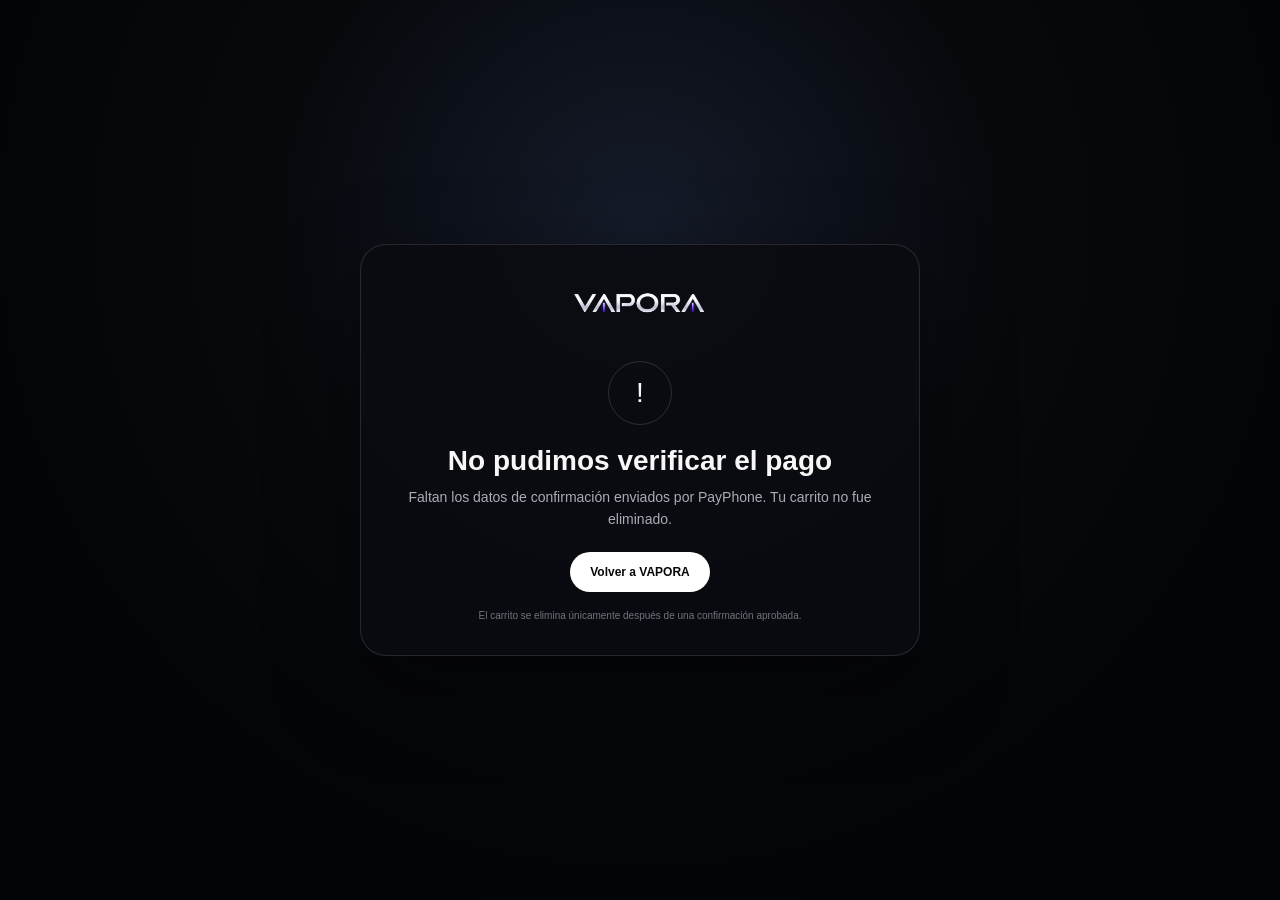
<file: pago/index.html>
<!doctype html>
<html lang="es">
<head>
<meta charset="utf-8">
<meta name="viewport" content="width=device-width,initial-scale=1">
<title>Confirmando pago | VAPORA</title>
<link rel="icon" type="image/png" href="../favicon.png">
<style>
*{box-sizing:border-box}body{margin:0;min-height:100vh;display:grid;place-items:center;background:radial-gradient(circle at 50% 25%,#151b2a 0,#07090d 38%,#030406 75%);color:#f7f7f8;font-family:Arial,Helvetica,sans-serif;padding:24px}.box{width:min(560px,100%);padding:34px;border:1px solid rgba(255,255,255,.12);border-radius:26px;background:rgba(10,12,17,.9);box-shadow:0 30px 90px rgba(0,0,0,.45);text-align:center}.logo{width:145px;height:auto;margin-bottom:30px}.icon{width:64px;height:64px;border-radius:50%;display:grid;place-items:center;margin:0 auto 20px;border:1px solid rgba(255,255,255,.14);font-size:28px}.spin{animation:s 1s linear infinite}@keyframes s{to{transform:rotate(360deg)}}h1{font-size:28px;margin:0 0 10px}p{color:#a8adb6;line-height:1.55;font-size:14px;margin:0 auto 22px}.details{margin:22px 0;padding:16px;border-radius:15px;background:rgba(255,255,255,.04);font-size:12px;color:#c9ccd2;text-align:left;display:none}.btn{display:inline-block;border-radius:999px;background:#fff;color:#07080a;padding:13px 20px;font-weight:800;font-size:12px;text-decoration:none}.small{font-size:10px;color:#6f747d;margin-top:18px}
</style>
</head>
<body>
<main class="box">
<img class="logo" src="../LOGO.png" alt="VAPORA">
<div class="icon spin" id="icon">◌</div>
<h1 id="title">Confirmando tu pago</h1>
<p id="message">Estamos verificando la transacción con PayPhone. No cierres esta ventana.</p>
<div class="details" id="details"></div>
<a class="btn" id="home" href="../" style="display:none">Volver a VAPORA</a>
<div class="small">El carrito se elimina únicamente después de una confirmación aprobada.</div>
</main>
<script>
(async()=>{
 const API='https://vapora-payments.dalexmendoza20.workers.dev';
 const q=new URLSearchParams(location.search);
 const id=q.get('id'), clientTransactionId=q.get('clientTransactionId');
 const icon=document.getElementById('icon'),title=document.getElementById('title'),message=document.getElementById('message'),details=document.getElementById('details'),home=document.getElementById('home');
 function finish(ok,t,m){icon.classList.remove('spin');icon.textContent=ok?'✓':'!';title.textContent=t;message.textContent=m;home.style.display='inline-block'}
 if(!id||!clientTransactionId){finish(false,'No pudimos verificar el pago','Faltan los datos de confirmación enviados por PayPhone. Tu carrito no fue eliminado.');return}
 try{
  const r=await fetch(API+'/confirm',{method:'POST',headers:{'Content-Type':'application/json'},body:JSON.stringify({id,clientTransactionId})});
  const d=await r.json();
  if(!r.ok||!d.ok)throw new Error(d.error||'No fue posible confirmar la transacción.');
  if(d.approved){
    localStorage.removeItem('vaporaCart');sessionStorage.removeItem('vaporaPendingPayment');
    finish(true,'Pago aprobado','Tu pago fue confirmado correctamente. Gracias por comprar en VAPORA.');
    details.style.display='block';
    const amount=Number(d.amount||0)/100;
    details.innerHTML='<strong>Transacción:</strong> '+(d.transactionId||'Confirmada')+'<br><strong>Total:</strong> $'+amount.toFixed(2)+' USD'+(d.authorizationCode?'<br><strong>Autorización:</strong> '+d.authorizationCode:'');
  }else{finish(false,'Pago no aprobado','PayPhone no confirmó la transacción como aprobada. Tu carrito permanece intacto.');}
 }catch(e){finish(false,'No pudimos confirmar el pago',e.message+' Tu carrito permanece intacto.');}
})();
</script>
</body>
</html>
</file>
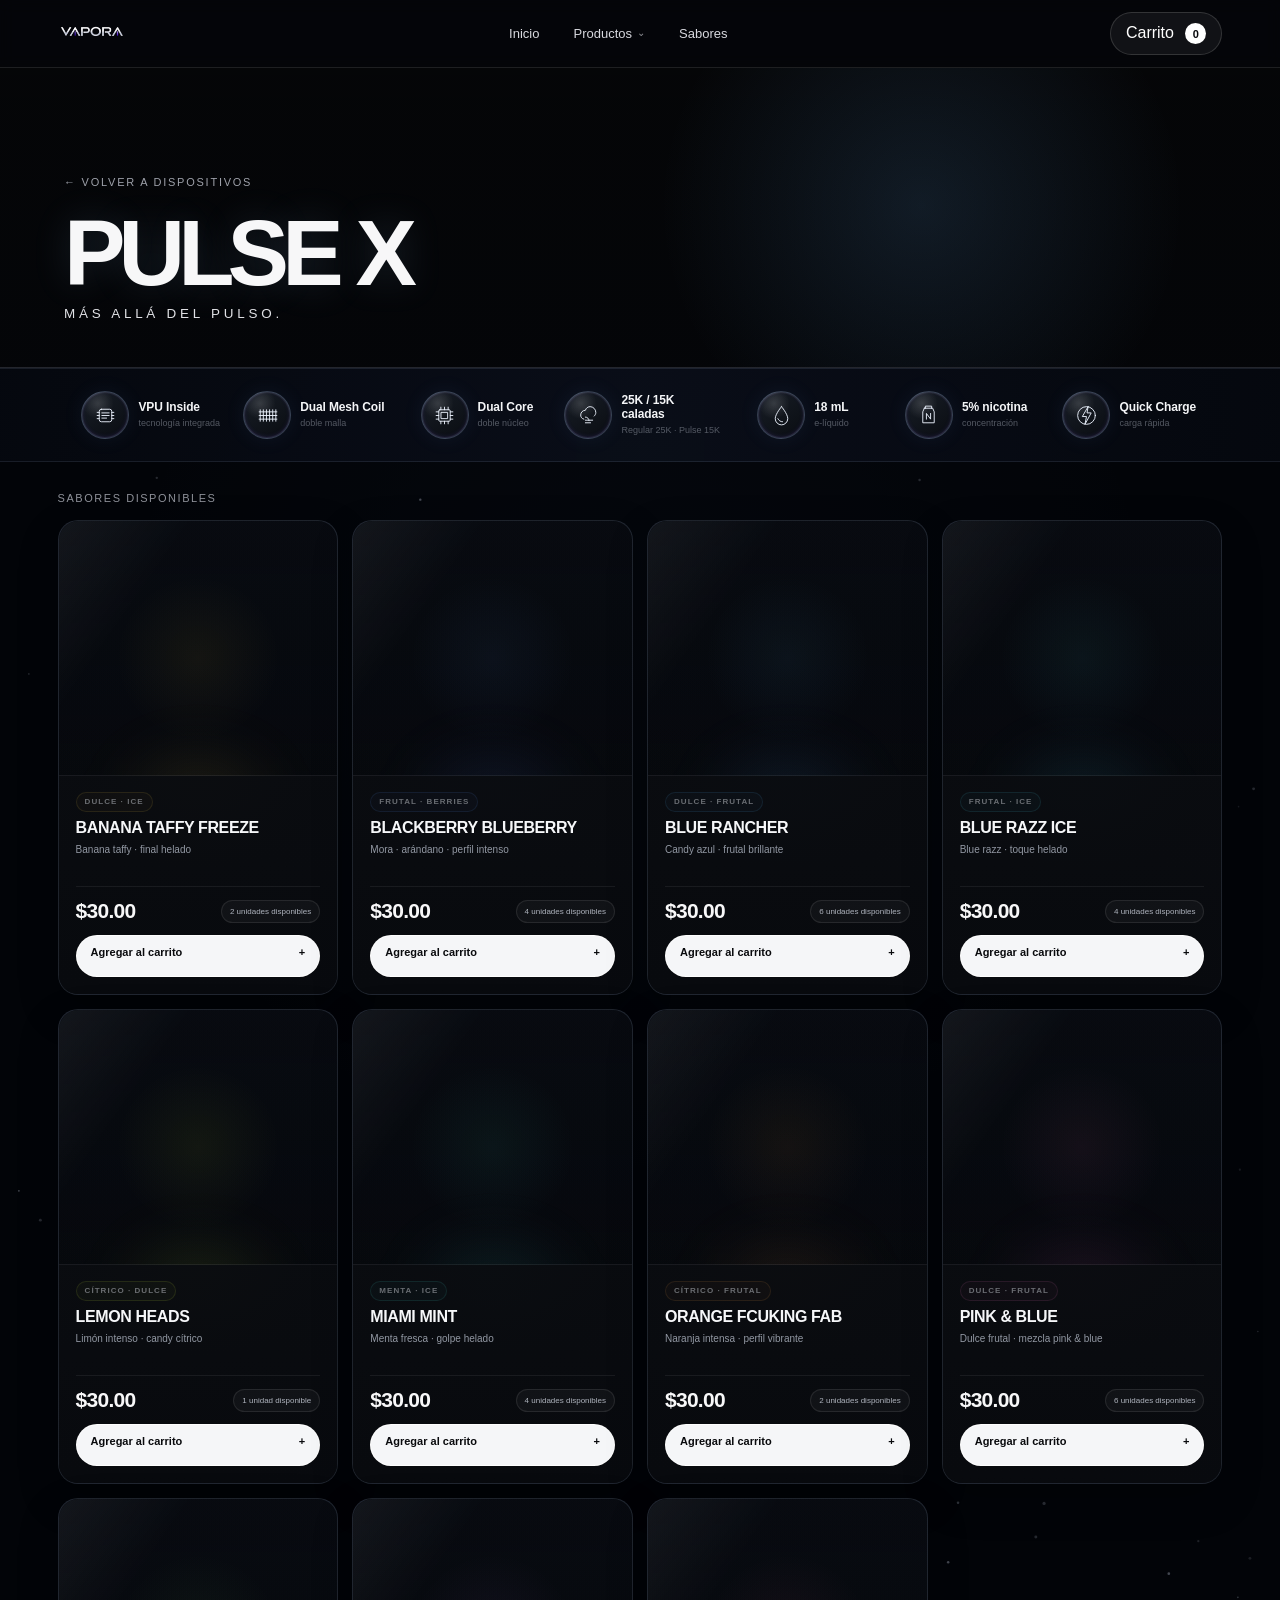
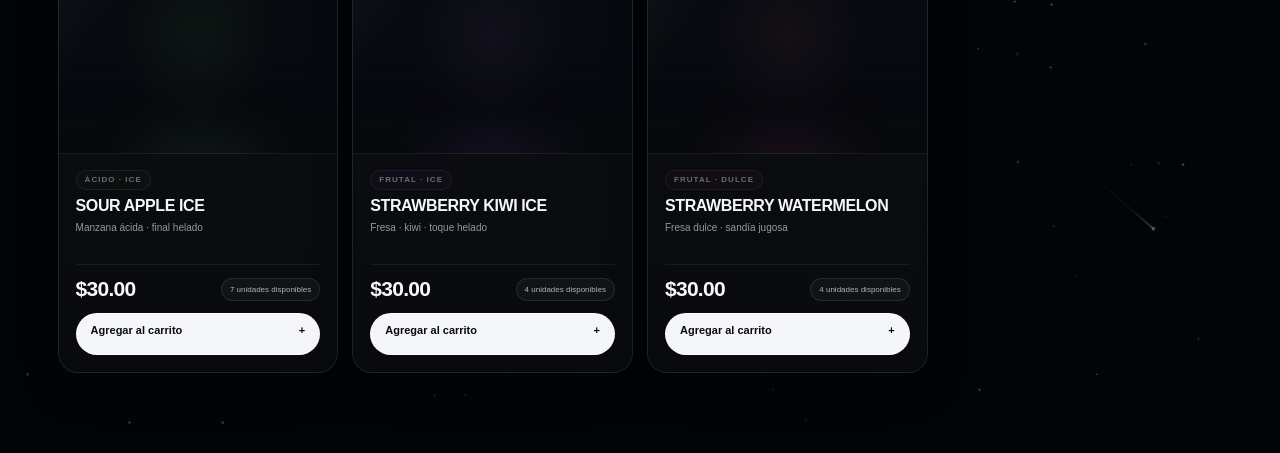
<file: pulse-x/index.html>
<!doctype html>
<html lang="es">
<head>
<meta charset="utf-8">
<meta name="viewport" content="width=device-width,initial-scale=1">
<title>PULSE X | VAPORA</title>
<link rel="icon" type="image/png" href="../favicon.png">
<style>
*{box-sizing:border-box} html{scroll-behavior:smooth} body{margin:0;background:#050608;color:#f7f7f8;font-family:Arial,Helvetica,sans-serif}
a{color:inherit;text-decoration:none} button{font:inherit}
header{height:68px;position:sticky;top:0;z-index:20;display:flex;align-items:center;justify-content:space-between;padding:0 4.5vw;background:rgba(6,7,10,.68);border-bottom:1px solid rgba(255,255,255,.10);backdrop-filter:blur(8px) saturate(130%);-webkit-backdrop-filter:blur(8px) saturate(130%)}
.logo{height:23px;width:auto} nav{display:flex;gap:34px;font-size:13px;color:#d8d9df} nav a:hover{color:white}
.cart-button{border:1px solid rgba(255,255,255,.14);background:rgba(255,255,255,.055);color:white;border-radius:999px;padding:10px 15px;cursor:pointer}
.cart-count{display:inline-grid;place-items:center;margin-left:7px;background:white;color:#08090c;border-radius:50%;width:21px;height:21px;font-size:11px;font-weight:800}
.hero{padding:72px 5vw 48px;border-bottom:1px solid #24262d;position:relative;overflow:hidden}
.hero:before{content:"";position:absolute;width:520px;height:260px;right:4vw;top:-110px;background:radial-gradient(circle,#38cfff55 0%,transparent 68%);filter:blur(35px);opacity:.45;pointer-events:none}
.back{font-size:11px;letter-spacing:.16em;color:#9ea1aa;text-transform:uppercase} .hero h1{font-size:clamp(52px,8vw,116px);letter-spacing:-.075em;line-height:.82;margin:28px 0 18px;font-weight:900}
.hero p{margin:0;color:#c4c6cc;font-size:14px;letter-spacing:.08em} .hero p b{color:white}
.catalog{padding:34px 4.5vw 80px} .catalog-head{display:flex;justify-content:space-between;align-items:end;margin-bottom:22px}
.catalog-head p{margin:0;color:#8f929a;font-size:11px;letter-spacing:.14em;text-transform:uppercase} .catalog-head strong{font-size:13px}
.grid{display:grid;grid-template-columns:repeat(4,minmax(0,1fr));gap:14px}
.product-card{background:#101216;border:1px solid #292c33;border-radius:12px;overflow:hidden;min-width:0;transition:transform .2s,border-color .2s}
.product-card:hover{transform:translateY(-3px);border-color:#424650}
.product-visual{height:225px;position:relative;display:grid;place-items:center;background:radial-gradient(circle at 50% 45%,color-mix(in srgb,#38cfff 22%,transparent),transparent 45%),linear-gradient(155deg,#151820,#090a0d);overflow:hidden}
.visual-orb{position:absolute;width:105px;height:105px;border-radius:50%;background:#38cfff;filter:blur(55px);opacity:.18}
.product-visual span{position:relative;text-align:center;font-size:10px;line-height:1.55;letter-spacing:.19em;color:#5e626c}
.product-info{padding:17px} .eyebrow{font-size:9px;letter-spacing:.13em;color:#737780;margin:0 0 8px}
.product-info h2{font-size:17px;line-height:1.1;margin:0 0 20px;min-height:38px;text-transform:uppercase}
.meta{display:flex;justify-content:space-between;gap:10px;align-items:center;margin-bottom:15px} .meta strong{font-size:20px}
.stock{font-size:9px;color:#9ba0a8;text-align:right} .stock.low{color:#ffb36b}
.add{width:100%;border:0;border-radius:999px;background:white;color:#07080a;padding:12px 14px;font-size:11px;font-weight:800;display:flex;justify-content:space-between;cursor:pointer} .add:hover{opacity:.88} .add:disabled{opacity:.35;cursor:not-allowed}
.drawer-overlay{position:fixed;inset:0;background:rgba(0,0,0,.55);opacity:0;pointer-events:none;transition:.25s;z-index:39} .drawer-overlay.open{opacity:1;pointer-events:auto}
.drawer{position:fixed;right:0;top:0;height:100%;width:min(420px,92vw);background:#0b0c10;border-left:1px solid #292c33;z-index:40;transform:translateX(100%);transition:.28s;padding:22px;display:flex;flex-direction:column} .drawer.open{transform:none}
.drawer-head{display:flex;justify-content:space-between;align-items:center;border-bottom:1px solid #26282f;padding-bottom:18px} .drawer-head button{background:none;border:0;color:white;font-size:24px;cursor:pointer}
.cart-items{flex:1;overflow:auto;padding:12px 0} .cart-item{display:flex;justify-content:space-between;gap:12px;padding:14px 0;border-bottom:1px solid #202229} .cart-item strong{font-size:12px;text-transform:uppercase} .cart-item p{font-size:10px;color:#8f929a;margin:5px 0 0}
.qty{display:flex;align-items:center;gap:8px} .qty button{width:26px;height:26px;border:1px solid #30333b;background:#15171c;color:white;border-radius:50%;cursor:pointer} .qty span{font-size:12px;min-width:14px;text-align:center}
.cart-footer{border-top:1px solid #292c33;padding-top:17px} .total{display:flex;justify-content:space-between;font-size:18px;margin-bottom:13px} .checkout{width:100%;border:0;border-radius:999px;background:white;color:black;padding:14px;font-weight:800;cursor:pointer}
.notice{font-size:9px;color:#777b84;line-height:1.5;margin-top:10px}
@media(max-width:1050px){.grid{grid-template-columns:repeat(3,1fr)}}
@media(max-width:760px){nav{display:none} .hero{padding-top:48px} .grid{grid-template-columns:repeat(2,1fr)} .product-visual{height:180px}}
@media(max-width:480px){.grid{grid-template-columns:1fr} .product-visual{height:210px}}

/* ===== PRODUCTOS DROPDOWN ===== */
nav .nav-products{position:relative;display:flex;align-items:center}
nav .nav-products>a{display:flex;align-items:center;gap:6px}
nav .nav-products>a::after{content:"⌄";font-size:10px;opacity:.65;transform:translateY(-1px)}
nav .products-menu{
  position:absolute;top:calc(100% + 17px);left:50%;transform:translate(-50%,8px);
  min-width:205px;padding:7px;background:rgba(10,11,15,.90);
  border:1px solid rgba(255,255,255,.11);border-radius:12px;
  box-shadow:0 18px 45px rgba(0,0,0,.35);
  -webkit-backdrop-filter:blur(18px) saturate(145%);
  backdrop-filter:blur(18px) saturate(145%);
  opacity:0;visibility:hidden;pointer-events:none;transition:.18s ease;
}
nav .nav-products:hover .products-menu,
nav .nav-products:focus-within .products-menu{
  opacity:1;visibility:visible;pointer-events:auto;transform:translate(-50%,0);
}
nav .products-menu::before{content:"";position:absolute;left:0;right:0;top:-18px;height:18px}
nav .products-menu a{
  display:block;padding:11px 12px;border-radius:8px;color:#cfd1d7!important;
  font-size:12px!important;white-space:nowrap;
}
nav .products-menu a:hover{background:rgba(255,255,255,.075);color:#fff!important}
nav .products-menu .all-products{color:#fff!important;font-weight:700}
nav .products-menu .divider{height:1px;background:rgba(255,255,255,.09);margin:5px 7px}
@media(max-width:760px){nav .products-menu{display:none}}


/* ===== FIX DROPDOWN + LIQUID GLASS ===== */
header{
  z-index:9999 !important;
  overflow:visible !important;
  isolation:isolate;
}
header nav{
  position:relative;
  z-index:10001 !important;
  overflow:visible !important;
}
header .nav-products{
  position:relative !important;
  z-index:10002 !important;
  overflow:visible !important;
}
header .products-menu{
  z-index:10050 !important;
  overflow:hidden !important;

  /* Liquid Glass: claro, poco blur, borde tipo lente */
  background:
    linear-gradient(180deg,
      rgba(18,19,25,.30) 0%,
      rgba(7,8,12,.20) 100%) !important;
  border:1px solid rgba(255,255,255,.16) !important;

  -webkit-backdrop-filter:
    blur(5px)
    saturate(135%)
    contrast(105%)
    brightness(103%) !important;
  backdrop-filter:
    blur(5px)
    saturate(135%)
    contrast(105%)
    brightness(103%) !important;

  box-shadow:
    0 18px 42px rgba(0,0,0,.30),
    inset 0 1px 0 rgba(255,255,255,.18),
    inset 0 -1px 0 rgba(255,255,255,.055) !important;
}

/* reflejo superior del cristal */
header .products-menu::after{
  content:"";
  position:absolute;
  inset:0;
  pointer-events:none;
  border-radius:inherit;
  background:
    linear-gradient(180deg,
      rgba(255,255,255,.13) 0,
      rgba(255,255,255,.035) 1px,
      transparent 13%,
      transparent 80%,
      rgba(255,255,255,.035) 100%);
  box-shadow:
    inset 0 1px 0 rgba(255,255,255,.10),
    inset 0 -1px 0 rgba(255,255,255,.04);
}

/* links por encima del reflejo */
header .products-menu a,
header .products-menu .divider{
  position:relative;
  z-index:2;
}
header .products-menu a:hover{
  background:
    linear-gradient(180deg,
      rgba(255,255,255,.105),
      rgba(255,255,255,.055)) !important;
  box-shadow:inset 0 1px 0 rgba(255,255,255,.08);
}

/* El contenido nunca debe competir con el menú */
.hero,
main,
.content,
.community-strip,
.flavor-explorer{
  position:relative;
  z-index:1;
}


/* ===== FIX PUENTE DE HOVER DEL DROPDOWN ===== */
/* Crea una zona invisible entre "Productos" y el panel para que
   el cursor pueda bajar sin perder el estado :hover. */
header .nav-products::before{
  content:"";
  position:absolute;
  top:100%;
  left:50%;
  transform:translateX(-50%);
  width:235px;
  height:24px;
  background:transparent;
  pointer-events:auto;
  z-index:10049;
}

/* Acercamos ligeramente el panel al enlace. */
header .nav-products .products-menu{
  top:calc(100% + 10px) !important;
}

/* Mantener abierto tanto al pasar por el enlace como por el puente/panel. */
header .nav-products:hover .products-menu,
header .nav-products:focus-within .products-menu,
header .nav-products .products-menu:hover{
  opacity:1 !important;
  visibility:visible !important;
  pointer-events:auto !important;
  transform:translate(-50%,0) !important;
}


/* ===== DROPDOWN HOVER FIX V2 ===== */
/* Sin hueco físico: el panel empieza exactamente donde termina Productos. */
header .nav-products{
  position:relative !important;
  padding:18px 0 !important;
  margin:-18px 0 !important;
}

header .nav-products .products-menu{
  top:100% !important;
  margin-top:0 !important;
}

/* Zona de tolerancia adicional, ahora dentro del mismo área continua. */
header .nav-products::before{
  content:"" !important;
  position:absolute !important;
  top:100% !important;
  left:-55px !important;
  width:calc(100% + 110px) !important;
  height:16px !important;
  transform:none !important;
  background:transparent !important;
  pointer-events:auto !important;
}

/* El menú no se cierra mientras el cursor esté en cualquier parte
   del bloque Productos + desplegable. */
header .nav-products:hover > .products-menu,
header .nav-products:focus-within > .products-menu,
header .nav-products > .products-menu:hover{
  opacity:1 !important;
  visibility:visible !important;
  pointer-events:auto !important;
  transform:translate(-50%,0) !important;
}


/* ===== PULSE VIDEO HERO ===== */
.hero{
  min-height:430px !important;
  padding:0 !important;
  display:flex;
  align-items:flex-end;
  position:relative;
  overflow:hidden;
  isolation:isolate;
  background:#050608;
}
.hero-video{
  position:absolute;
  inset:0;
  width:100%;
  height:100%;
  object-fit:cover;
  z-index:-3;
}
.hero::before{
  content:"";
  position:absolute;
  inset:0;
  z-index:-2;
  background:
    linear-gradient(90deg,rgba(5,6,8,.92) 0%,rgba(5,6,8,.55) 43%,rgba(5,6,8,.12) 72%,rgba(5,6,8,.30) 100%),
    linear-gradient(180deg,rgba(5,6,8,.12),rgba(5,6,8,.16) 52%,#050608 100%) !important;
  filter:none !important;
  opacity:1 !important;
  width:auto !important;
  height:auto !important;
  right:0 !important;
  top:0 !important;
}
.hero-content{
  position:relative;
  z-index:2;
  width:100%;
  padding:72px 5vw 58px;
}
.hero h1{
  margin:25px 0 18px !important;
  text-shadow:0 12px 40px rgba(0,0,0,.32);
}
.hero p{
  color:#e1e2e6 !important;
}
.product-visual.real-product{
  background:#08090c !important;
  height:255px !important;
}
.product-visual.real-product img{
  width:100%;
  height:100%;
  object-fit:contain;
  display:block;
  transform:scale(.94);
  transition:transform .28s ease;
}
.product-card:hover .product-visual.real-product img{
  transform:scale(.985);
}
@media(max-width:760px){
  .hero{min-height:360px !important}
  .hero-content{padding:58px 5vw 42px}
  .product-visual.real-product{height:210px !important}
}
@media(prefers-reduced-motion:reduce){
  .hero-video{display:none}
}


/* ===== SUBBANNER DE ESPECIFICACIONES ===== */
.specs-strip{
  width:100%;
  padding:26px clamp(18px,3vw,46px) 18px;
  background:#050608;
  border-top:1px solid rgba(255,255,255,.055);
  border-bottom:1px solid rgba(255,255,255,.055);
  overflow:hidden;
}
.specs-strip img{
  display:block;
  width:min(100%,1500px);
  height:auto;
  margin:0 auto;
  object-fit:contain;
}

/* ===== PRODUCT CARDS V2 ===== */
.products-grid{
  gap:18px !important;
}
.product-card{
  position:relative !important;
  overflow:hidden !important;
  border:1px solid rgba(255,255,255,.10) !important;
  border-radius:22px !important;
  background:
    radial-gradient(circle at 50% 18%,rgba(121,83,255,.09),transparent 34%),
    linear-gradient(180deg,#0c0e12 0%,#08090c 100%) !important;
  box-shadow:0 18px 45px rgba(0,0,0,.22) !important;
  transition:transform .28s ease,border-color .28s ease,box-shadow .28s ease !important;
}
.product-card::before{
  content:"";
  position:absolute;
  inset:0;
  pointer-events:none;
  border-radius:inherit;
  background:linear-gradient(125deg,rgba(255,255,255,.075),transparent 22%,transparent 75%,rgba(103,73,255,.06));
  opacity:.8;
}
.product-card:hover{
  transform:translateY(-5px) !important;
  border-color:rgba(255,255,255,.20) !important;
  box-shadow:0 24px 60px rgba(0,0,0,.36),0 0 32px rgba(93,68,255,.07) !important;
}
.product-visual.real-product{
  height:300px !important;
  padding:10px 10px 0 !important;
  background:
    radial-gradient(circle at 50% 70%,rgba(111,84,255,.13),transparent 44%),
    #07080b !important;
  border-bottom:1px solid rgba(255,255,255,.07);
}
.product-visual.real-product img{
  width:100% !important;
  height:100% !important;
  object-fit:contain !important;
  transform:scale(.96) !important;
  filter:drop-shadow(0 22px 24px rgba(0,0,0,.34));
}
.product-card:hover .product-visual.real-product img{
  transform:scale(1.015) !important;
}
.product-info{
  padding:20px 18px 18px !important;
  position:relative;
}
.product-info .eyebrow{
  font-size:10px !important;
  letter-spacing:.15em !important;
  opacity:.58 !important;
}
.product-info h3{
  font-size:22px !important;
  letter-spacing:-.035em !important;
  margin:7px 0 18px !important;
}
.price-row{
  align-items:flex-end !important;
  margin-top:8px !important;
  padding-top:16px !important;
  border-top:1px solid rgba(255,255,255,.07);
}
.price{
  font-size:25px !important;
  letter-spacing:-.04em !important;
}
.stock{
  padding:6px 9px !important;
  border:1px solid rgba(255,255,255,.08);
  border-radius:999px;
  background:rgba(255,255,255,.035);
  font-size:10px !important;
}
.add-btn{
  margin-top:14px !important;
  min-height:46px !important;
  border-radius:14px !important;
  border:1px solid rgba(255,255,255,.12) !important;
  background:rgba(255,255,255,.94) !important;
  color:#090a0d !important;
  transition:transform .2s ease,background .2s ease !important;
}
.add-btn:hover{
  transform:translateY(-1px);
  background:#fff !important;
}
@media(max-width:760px){
  .specs-strip{
    padding:18px 14px 12px;
    overflow-x:auto;
    scrollbar-width:none;
  }
  .specs-strip::-webkit-scrollbar{display:none}
  .specs-strip img{
    width:1000px;
    max-width:none;
  }
  .product-visual.real-product{height:270px !important}
}


/* ===== PULSE APPROVED LOOK ===== */
.hero{
  min-height:330px !important;
}
.hero-content{
  padding:62px 5vw 46px !important;
}
.hero h1{
  font-size:clamp(58px,7.2vw,108px) !important;
  margin:26px 0 14px !important;
}
.hero-slogan{
  color:#f1f2f5 !important;
  font-size:clamp(12px,1.05vw,16px) !important;
  font-weight:500 !important;
  letter-spacing:.34em !important;
  text-transform:uppercase;
}

/* Compact specs row */
.specs-strip{
  padding:10px clamp(20px,3.5vw,54px) 12px !important;
  min-height:0 !important;
  display:flex;
  align-items:center;
}
.specs-strip img{
  width:min(100%,1450px) !important;
  max-height:190px !important;
  object-fit:contain !important;
}

/* Five cards on desktop, like the approved concept */
.catalog{
  padding-top:28px !important;
}
.grid{
  grid-template-columns:repeat(5,minmax(0,1fr)) !important;
  gap:14px !important;
}
.product-card{
  border-radius:18px !important;
  background:
    linear-gradient(180deg,rgba(11,13,17,.98),rgba(8,10,14,.98)) !important;
  border:1px solid rgba(255,255,255,.13) !important;
  box-shadow:0 14px 34px rgba(0,0,0,.28) !important;
}
.product-visual.real-product{
  height:255px !important;
  padding:0 !important;
  background:
    radial-gradient(circle at 50% 72%,rgba(60,190,255,.09),transparent 48%),
    #07090c !important;
}
.product-visual.real-product img{
  width:100% !important;
  height:100% !important;
  object-fit:cover !important;
  transform:scale(1.01) !important;
  filter:none !important;
}
.product-card:hover .product-visual.real-product img{
  transform:scale(1.045) !important;
}
.product-info{
  padding:16px 17px 17px !important;
  min-height:214px;
  display:flex;
  flex-direction:column;
}
.product-info h2{
  font-size:16px !important;
  line-height:1.04 !important;
  min-height:34px !important;
  margin:0 0 8px !important;
  letter-spacing:-.025em;
}
.flavor-copy{
  margin:0 0 16px;
  min-height:34px;
  color:#aeb2bb;
  font-size:11px;
  line-height:1.45;
}
.meta{
  margin-top:auto !important;
  margin-bottom:13px !important;
  padding-top:12px !important;
  border-top:1px solid rgba(255,255,255,.065);
}
.meta strong{
  font-size:21px !important;
}
.stock{
  white-space:nowrap;
  font-size:8px !important;
  padding:6px 8px !important;
}
.add{
  border-radius:999px !important;
  min-height:42px;
  padding:11px 14px !important;
}
@media(max-width:1200px){
  .grid{grid-template-columns:repeat(3,minmax(0,1fr)) !important}
}
@media(max-width:760px){
  .hero{min-height:300px !important}
  .hero-content{padding:50px 5vw 38px !important}
  .specs-strip{
    overflow-x:auto !important;
    padding:8px 12px !important;
  }
  .specs-strip img{
    width:920px !important;
    max-width:none !important;
    max-height:145px !important;
  }
  .grid{grid-template-columns:repeat(2,minmax(0,1fr)) !important}
  .product-visual.real-product{height:230px !important}
}
@media(max-width:520px){
  .grid{grid-template-columns:1fr !important}
  .product-visual.real-product{height:300px !important}
}


/* ===== SPACING + SPECS SIZE FIX ===== */
.hero{
  min-height:300px !important;
}
.specs-strip{
  height:auto !important;
  min-height:0 !important;
  padding:8px 24px 10px !important;
  margin:0 !important;
  display:flex !important;
  align-items:center !important;
  justify-content:center !important;
}
.specs-strip img{
  display:block !important;
  width:min(94vw,1320px) !important;
  max-width:1320px !important;
  max-height:none !important;
  height:auto !important;
  margin:0 auto !important;
}
.catalog{
  padding-top:18px !important;
}
.catalog-head{
  margin-bottom:16px !important;
}
@media(max-width:760px){
  .specs-strip{
    padding:6px 12px 8px !important;
    justify-content:flex-start !important;
    overflow-x:auto !important;
  }
  .specs-strip img{
    width:900px !important;
    max-width:none !important;
  }
  .catalog{padding-top:14px !important}
}


/* ===== SPECS BALANCED SPACING FINAL ===== */
.specs-strip{
  height:auto !important;
  min-height:0 !important;
  padding:34px 24px 36px !important;
  margin:0 !important;
  display:flex !important;
  align-items:center !important;
  justify-content:center !important;
}
.specs-strip img{
  display:block !important;
  width:min(86vw,1190px) !important;
  max-width:1190px !important;
  max-height:none !important;
  height:auto !important;
  margin:0 auto !important;
}
.catalog{
  padding-top:34px !important;
}
.catalog-head{
  margin-bottom:16px !important;
}
@media(max-width:760px){
  .specs-strip{
    padding:26px 12px 28px !important;
    justify-content:flex-start !important;
    overflow-x:auto !important;
  }
  .specs-strip img{
    width:820px !important;
    max-width:none !important;
  }
  .catalog{
    padding-top:28px !important;
  }
}


/* ===== SUBBANNER CANVAS FIX ===== */
.specs-strip{
  height:245px !important;
  min-height:245px !important;
  padding:0 24px !important;
  margin:0 !important;
  position:relative !important;
  overflow:hidden !important;
  display:flex !important;
  align-items:center !important;
  justify-content:center !important;
}
.specs-strip img{
  position:absolute !important;
  left:50% !important;
  top:50% !important;
  width:min(86vw,1190px) !important;
  max-width:1190px !important;
  height:auto !important;
  max-height:none !important;
  margin:0 !important;
  transform:translate(-50%,-50%) scale(1.62) !important;
  transform-origin:center center !important;
}
.catalog{
  padding-top:28px !important;
}
@media(max-width:760px){
  .specs-strip{
    height:205px !important;
    min-height:205px !important;
    padding:0 !important;
    overflow-x:hidden !important;
  }
  .specs-strip img{
    width:760px !important;
    max-width:none !important;
    transform:translate(-50%,-50%) scale(1.42) !important;
  }
  .catalog{padding-top:24px !important}
}


/* ===== SUBBANNER FINAL CLEAN FIX ===== */
.specs-strip{
  height:auto !important;
  min-height:0 !important;
  padding:28px 32px 30px !important;
  margin:0 !important;
  overflow:hidden !important;
  display:flex !important;
  align-items:center !important;
  justify-content:center !important;
}
.specs-strip img{
  position:static !important;
  display:block !important;
  width:min(88vw,1240px) !important;
  max-width:1240px !important;
  height:auto !important;
  max-height:none !important;
  margin:0 auto !important;
  transform:none !important;
}
.catalog{
  padding-top:28px !important;
}
@media(max-width:760px){
  .specs-strip{
    height:auto !important;
    min-height:0 !important;
    padding:22px 14px 24px !important;
    overflow-x:auto !important;
    justify-content:flex-start !important;
  }
  .specs-strip img{
    position:static !important;
    width:820px !important;
    max-width:none !important;
    transform:none !important;
  }
  .catalog{padding-top:24px !important}
}


/* ===== PULSE COMPACT FEATURE STRIP ===== */
.feature-strip{
  background:#06070a;
  border-top:1px solid rgba(255,255,255,.055);
  border-bottom:1px solid rgba(255,255,255,.055);
  padding:22px clamp(24px,4vw,64px);
  overflow-x:auto;
  scrollbar-width:none;
}
.feature-strip::-webkit-scrollbar{display:none}
.feature-track{
  width:min(100%,1320px);
  margin:0 auto;
  display:flex;
  align-items:center;
  justify-content:space-between;
  gap:24px;
}
.feature-item{
  flex:0 0 auto;
  display:flex;
  align-items:center;
  gap:10px;
  color:#f4f5f7;
  white-space:nowrap;
}
.feature-icon{
  width:46px;
  height:46px;
  flex:0 0 46px;
  border-radius:50%;
  display:grid;
  place-items:center;
  position:relative;
  overflow:hidden;
  color:#eef4ff;
  font-size:18px;
  font-weight:700;
  letter-spacing:-.04em;
  background:
    radial-gradient(circle at 35% 25%,rgba(255,255,255,.15),transparent 34%),
    linear-gradient(145deg,rgba(25,31,40,.96),rgba(10,13,18,.98));
  border:1px solid rgba(175,205,255,.24);
  box-shadow:
    inset 0 1px 0 rgba(255,255,255,.12),
    0 0 14px rgba(80,160,255,.10);
}
.feature-icon::after{
  content:"";
  position:absolute;
  inset:-1px;
  border-radius:inherit;
  pointer-events:none;
  box-shadow:inset 0 -1px 5px rgba(116,78,255,.22);
}
.feature-icon.vpu{
  font-size:12px;
  letter-spacing:.01em;
}
.feature-icon.mesh{font-size:25px;font-weight:400}
.feature-icon.screen,
.feature-icon.battery{font-size:22px;font-weight:400}
.feature-icon.nicotine{font-size:17px}
.feature-item b{
  display:block;
  font-size:12px;
  line-height:1.15;
  font-weight:650;
  letter-spacing:-.01em;
}
.feature-item small{
  display:block;
  margin-top:3px;
  color:#9298a3;
  font-size:10px;
  line-height:1.1;
  font-weight:400;
}
.catalog{
  padding-top:30px !important;
}
@media(max-width:1100px){
  .feature-track{
    width:max-content;
    justify-content:flex-start;
    padding-right:20px;
  }
}
@media(max-width:760px){
  .feature-strip{
    padding:16px 16px;
  }
  .feature-track{gap:20px}
  .feature-icon{
    width:42px;
    height:42px;
    flex-basis:42px;
  }
  .feature-item b{font-size:11px}
  .feature-item small{font-size:9px}
  .catalog{padding-top:24px !important}
}


/* ===== REAL SVG FEATURE ICONS ===== */
.feature-icon svg{
  width:25px;
  height:25px;
  overflow:visible;
}
.feature-icon svg path,
.feature-icon svg rect,
.feature-icon svg circle{
  fill:none;
  stroke:currentColor;
  stroke-width:1.75;
  stroke-linecap:round;
  stroke-linejoin:round;
}
.feature-icon svg text{
  fill:currentColor;
  stroke:none;
  font-family:Arial,sans-serif;
  font-size:7px;
  font-weight:800;
  letter-spacing:-.03em;
}
.feature-icon.battery svg path:last-child{
  fill:currentColor;
  stroke:none;
}
.feature-icon.nicotine svg text{
  font-size:11px;
}
.feature-icon.nicotine svg path:first-child{
  fill:rgba(238,244,255,.06);
}
.feature-icon.mode svg{width:23px;height:23px}
.feature-icon.mesh svg{width:24px;height:24px}
.feature-icon.vpu svg{width:27px;height:27px}


/* ===== VAPORA FLAVOR CARDS V4 ===== */
.grid{
  gap:14px !important;
}
.product-card{
  --accent: 120,190,255;
  position:relative !important;
  overflow:hidden !important;
  border-radius:20px !important;
  border:1px solid rgba(255,255,255,.11) !important;
  background:linear-gradient(180deg,#090b0f 0%,#07090d 100%) !important;
  box-shadow:0 16px 40px rgba(0,0,0,.24) !important;
  transition:transform .28s ease,border-color .28s ease,box-shadow .28s ease !important;
}
.product-card:nth-child(1){--accent:84,255,170}
.product-card:nth-child(2){--accent:255,191,70}
.product-card:nth-child(3){--accent:70,196,255}
.product-card:nth-child(4){--accent:255,110,95}
.product-card:nth-child(5){--accent:255,105,135}
.product-card::after{
  content:"";
  position:absolute;
  left:12%;
  right:12%;
  top:42%;
  height:32%;
  z-index:0;
  pointer-events:none;
  background:radial-gradient(ellipse,rgba(var(--accent),.10),transparent 68%);
  filter:blur(20px);
}
.product-card:hover{
  transform:translateY(-5px) !important;
  border-color:rgba(var(--accent),.28) !important;
  box-shadow:0 22px 55px rgba(0,0,0,.38),0 0 26px rgba(var(--accent),.055) !important;
}
.product-visual.real-product{
  position:relative;
  z-index:1;
  height:255px !important;
  padding:0 !important;
  overflow:hidden;
  background:
    radial-gradient(circle at 50% 72%,rgba(var(--accent),.09),transparent 46%),
    #07090c !important;
  border-bottom:1px solid rgba(255,255,255,.07);
}
.product-visual.real-product img{
  width:100% !important;
  height:100% !important;
  object-fit:cover !important;
  transform:scale(1.01) !important;
  transition:transform .35s cubic-bezier(.2,.7,.2,1) !important;
}
.product-card:hover .product-visual.real-product img{
  transform:scale(1.045) !important;
}
.product-info{
  position:relative;
  z-index:2;
  min-height:218px !important;
  padding:16px 17px 17px !important;
  display:flex !important;
  flex-direction:column !important;
  background:linear-gradient(180deg,rgba(10,12,16,.93),rgba(8,10,14,.98));
}
.product-info .eyebrow,
.product-eyebrow{
  width:max-content;
  margin:0 0 8px !important;
  padding:5px 8px !important;
  border:1px solid rgba(var(--accent),.18);
  border-radius:999px;
  background:rgba(var(--accent),.055);
  color:rgba(235,240,247,.72) !important;
  font-size:8px !important;
  font-weight:650 !important;
  line-height:1 !important;
  letter-spacing:.13em !important;
}
.product-info h2{
  min-height:0 !important;
  margin:0 0 6px !important;
  color:#f6f7f9;
  font-size:16px !important;
  line-height:1.04 !important;
  font-weight:800 !important;
  letter-spacing:-.025em !important;
}
.flavor-copy{
  min-height:30px !important;
  margin:0 0 13px !important;
  color:#9298a3 !important;
  font-size:10px !important;
  line-height:1.45 !important;
}
.meta{
  margin-top:auto !important;
  margin-bottom:12px !important;
  padding-top:12px !important;
  border-top:1px solid rgba(255,255,255,.065) !important;
}
.meta strong{
  font-size:21px !important;
  letter-spacing:-.035em !important;
}
.stock{
  padding:6px 8px !important;
  border-radius:999px !important;
  border:1px solid rgba(255,255,255,.09) !important;
  background:rgba(255,255,255,.035) !important;
  color:#aeb3bd !important;
  font-size:8px !important;
}
.add{
  min-height:42px !important;
  padding:10px 14px !important;
  border-radius:999px !important;
  background:#f5f6f8 !important;
  color:#090a0d !important;
  border:1px solid rgba(255,255,255,.9) !important;
  transition:transform .2s ease,box-shadow .2s ease,background .2s ease !important;
}
.add:hover{
  transform:translateY(-1px);
  background:#fff !important;
  box-shadow:0 7px 20px rgba(255,255,255,.08);
}
.add.added{
  background:rgba(var(--accent),.12) !important;
  color:#f7f8fa !important;
  border-color:rgba(var(--accent),.32) !important;
}
@media(max-width:760px){
  .product-visual.real-product{height:250px !important}
}


/* ===== PULSE X PAGE ===== */
.grid{
  grid-template-columns:repeat(4,minmax(0,1fr)) !important;
}
.product-card:nth-child(1){--accent:80,105,255}
.product-card:nth-child(2){--accent:75,225,235}
.product-card:nth-child(3){--accent:255,105,95}
.product-card:nth-child(4){--accent:105,230,235}
.product-card:nth-child(5){--accent:255,125,165}
.product-card:nth-child(6){--accent:185,235,155}
.product-card:nth-child(7){--accent:255,90,65}
@media(min-width:1380px){
  .grid{grid-template-columns:repeat(4,minmax(0,1fr)) !important}
}
@media(max-width:1100px){
  .grid{grid-template-columns:repeat(3,minmax(0,1fr)) !important}
}
@media(max-width:760px){
  .grid{grid-template-columns:repeat(2,minmax(0,1fr)) !important}
}
@media(max-width:520px){
  .grid{grid-template-columns:1fr !important}
}


/* ===== PULSE 5-FEATURE LAYOUT ===== */
.pulse-features .feature-track{
  width:min(100%,1240px) !important;
  display:grid !important;
  grid-template-columns:repeat(5,minmax(0,1fr)) !important;
  gap:32px !important;
}
.pulse-features .feature-item{
  justify-content:center !important;
}
.feature-icon.chip svg{
  width:25px;
  height:25px;
}
.feature-icon.chip svg path,
.feature-icon.chip svg rect{
  fill:none;
  stroke:currentColor;
  stroke-width:1.65;
  stroke-linecap:round;
  stroke-linejoin:round;
}
@media(max-width:900px){
  .pulse-features .feature-track{
    width:max-content !important;
    display:flex !important;
    gap:28px !important;
    padding-right:18px;
  }
  .pulse-features .feature-item{
    justify-content:flex-start !important;
  }
}


/* ===== PULSE PRODUCT IMAGE FIT FIX ===== */
.product-visual.real-product{
  height:255px !important;
  padding:12px 14px 8px !important;
  display:flex !important;
  align-items:center !important;
  justify-content:center !important;
  overflow:hidden !important;
  background:
    radial-gradient(circle at 50% 62%,rgba(var(--accent),.075),transparent 48%),
    #07090c !important;
}
.product-visual.real-product img{
  width:100% !important;
  height:100% !important;
  max-width:100% !important;
  max-height:100% !important;
  object-fit:contain !important;
  object-position:center center !important;
  transform:none !important;
}
.product-card:hover .product-visual.real-product img{
  transform:scale(1.025) !important;
}
@media(max-width:760px){
  .product-visual.real-product{
    height:250px !important;
    padding:10px !important;
  }
}


/* ===== PULSE: CONSTELLATIONS THAT APPEAR / DISAPPEAR ===== */
body{
  background:#05070a !important;
  position:relative;
}
.pulse-constellation-bg{
  position:fixed;
  inset:0;
  z-index:0;
  overflow:hidden;
  pointer-events:none;
  background:
    radial-gradient(circle at 16% 54%,rgba(68,94,210,.055),transparent 22%),
    radial-gradient(circle at 84% 74%,rgba(125,67,210,.045),transparent 24%);
}
.pulse-constellation-bg::before{
  content:"";
  position:absolute;
  inset:0;
  opacity:.34;
  background-image:
    radial-gradient(circle,rgba(255,255,255,.48) 0 1px,transparent 1.3px),
    radial-gradient(circle,rgba(136,168,255,.36) 0 1px,transparent 1.3px);
  background-size:181px 181px,263px 263px;
  background-position:21px 37px,103px 131px;
}
/* Keep normal page content above the cosmic layer, but NEVER touch fixed UI */
body > *:not(.pulse-constellation-bg):not(.drawer):not(.drawer-overlay){
  position:relative;
  z-index:1;
}

/* Cart must remain a true off-canvas fixed drawer */
body > .drawer-overlay{
  position:fixed !important;
  inset:0 !important;
  z-index:10020 !important;
}
body > .drawer{
  position:fixed !important;
  top:0 !important;
  right:0 !important;
  bottom:0 !important;
  left:auto !important;
  height:100dvh !important;
  z-index:10021 !important;
  transform:translateX(105%) !important;
}
body > .drawer.open{
  transform:translateX(0) !important;
}
main,.catalog,.products-section{
  background:rgba(5,7,10,.72) !important;
}
.pc{
  position:absolute;
  width:clamp(190px,20vw,320px);
  height:auto;
  opacity:0;
  overflow:visible;
  filter:drop-shadow(0 0 5px rgba(110,145,255,.25));
}
.pc path{
  fill:none;
  stroke:rgba(148,174,255,.48);
  stroke-width:.75;
  stroke-linecap:round;
  stroke-linejoin:round;
}
.pc circle{
  fill:rgba(222,232,255,.88);
  filter:drop-shadow(0 0 3px rgba(113,151,255,.85));
}
.pc-1{left:2%;top:37%;animation:constellationFade 18s ease-in-out infinite}
.pc-2{right:3%;top:51%;animation:constellationFade 22s ease-in-out 5s infinite}
.pc-3{left:8%;top:72%;animation:constellationFade 25s ease-in-out 11s infinite}
.pc-4{right:9%;top:83%;animation:constellationFade 20s ease-in-out 15s infinite}

@keyframes constellationFade{
  0%,12%{opacity:0;transform:translateY(7px) scale(.985)}
  25%,52%{opacity:.34;transform:translateY(0) scale(1)}
  68%,100%{opacity:0;transform:translateY(-5px) scale(1.01)}
}
@media(prefers-reduced-motion:reduce){
  .pc{animation:none!important;opacity:.18}
}
@media(max-width:760px){
  .pc{width:210px}
  .pc-1{left:-75px}
  .pc-2{right:-75px}
  .pc-3{left:-55px}
  .pc-4{right:-55px}
}


/* ===== PULSE X STARFIELD V4 - PAGE BACKGROUND ===== */
html,body{background:#05070a!important}
body{position:relative!important}
#pulse-space-canvas{
  position:absolute!important;
  left:0!important;
  top:0!important;
  width:100%!important;
  height:100%!important;
  z-index:0!important;
  pointer-events:none!important;
  display:block!important;
}
body > *:not(#pulse-space-canvas):not(.drawer):not(.drawer-overlay){
  position:relative;
  z-index:1;
}
/* Cards/hero remain visually clean above the animated space */
header,.hero,.product-card,.feature-strip,.drawer,.drawer-overlay{
  z-index:3;
}
.pulse-constellation-bg,.pc{display:none!important}


/* ===== PULSE X PREMIUM COSMIC EDITION ===== */
:root{
  --px-gold: 225,196,118;
  --px-ice: 123,205,255;
}
body{
  background:
    radial-gradient(circle at 50% 32%,rgba(70,89,145,.08),transparent 34%),
    #030509 !important;
}
.hero::after{
  content:"";
  position:absolute;
  inset:0;
  pointer-events:none;
  background:
    radial-gradient(circle at 72% 46%,rgba(111,185,255,.12),transparent 28%),
    linear-gradient(180deg,rgba(0,0,0,.08),rgba(2,4,9,.30));
}
.hero-content{z-index:3}
.hero h1{
  text-shadow:0 0 38px rgba(164,211,255,.14);
}
.hero-slogan{
  letter-spacing:.28em !important;
}
.pulse-features{
  border-top:1px solid rgba(194,218,255,.10);
  border-bottom:1px solid rgba(194,218,255,.10);
  background:linear-gradient(90deg,rgba(5,8,15,.96),rgba(10,14,24,.94),rgba(5,8,15,.96)) !important;
}
.feature-icon{
  box-shadow:
    inset 0 0 0 1px rgba(255,255,255,.08),
    0 0 22px rgba(112,171,255,.07);
}
.catalog{
  background:rgba(3,5,9,.52) !important;
}
.product-card{
  background:linear-gradient(180deg,rgba(8,11,17,.96),rgba(5,7,11,.98)) !important;
  border-color:rgba(181,203,236,.14) !important;
  box-shadow:0 18px 55px rgba(0,0,0,.18);
}
.product-card:hover{
  border-color:rgba(var(--accent),.38) !important;
  box-shadow:
    0 20px 60px rgba(0,0,0,.30),
    0 0 35px rgba(var(--accent),.075);
}
.product-visual.real-product{
  background:
    radial-gradient(circle at 50% 54%,rgba(var(--accent),.055),transparent 42%),
    linear-gradient(180deg,rgba(8,11,17,.18),rgba(4,6,10,.04)) !important;
}
.product-visual.real-product img{
  width:100% !important;
  height:100% !important;
  object-fit:contain !important;
  padding:12px !important;
}
.eyebrow{
  border-color:rgba(var(--accent),.18) !important;
  background:rgba(var(--accent),.045) !important;
}
.product-card:nth-child(1){--accent:255,211,77}
.product-card:nth-child(2){--accent:96,151,255}
.product-card:nth-child(3){--accent:92,182,255}
.product-card:nth-child(4){--accent:79,216,244}
.product-card:nth-child(5){--accent:223,255,70}
.product-card:nth-child(6){--accent:74,226,215}
.product-card:nth-child(7){--accent:255,165,79}
.product-card:nth-child(8){--accent:255,120,200}
.product-card:nth-child(9){--accent:128,213,104}
.product-card:nth-child(10){--accent:192,118,255}
.product-card:nth-child(11){--accent:255,99,159}

/* faint premium dust, canvas remains the animated layer */
#pulse-space-canvas{
  filter:drop-shadow(0 0 2px rgba(120,165,255,.10));
}


/* Pulse X official feature strip */
.pulse-x-feature-track{
  display:grid !important;
  grid-template-columns:repeat(7,minmax(0,1fr)) !important;
  gap:14px !important;
  width:min(1480px,calc(100% - 40px)) !important;
  margin:0 auto !important;
  align-items:center !important;
}
.pulse-x-feature-track .feature-item{
  min-width:0;display:flex;align-items:center;justify-content:center;gap:10px;
}
.pulse-x-feature-track .feature-icon{flex:0 0 48px;width:48px;height:48px}
.pulse-x-feature-track .feature-icon svg{
  width:25px;height:25px;fill:none;stroke:currentColor;stroke-width:1.8;
  stroke-linecap:round;stroke-linejoin:round;
}
.pulse-x-feature-track .feature-text{min-width:0;display:flex;flex-direction:column}
.pulse-x-feature-track .feature-text b{font-size:12px;line-height:1.15;white-space:normal}
.pulse-x-feature-track .feature-text small{margin-top:3px;font-size:9px;line-height:1.2;opacity:.55}
@media(max-width:1180px){.pulse-x-feature-track{grid-template-columns:repeat(4,1fr) !important}}
@media(max-width:720px){
  .pulse-x-feature-track{grid-template-columns:repeat(2,1fr) !important;gap:16px 10px !important}
  .pulse-x-feature-track .feature-item{justify-content:flex-start}
}


/* ===== FIX PULSE X FEATURES: 7 ITEMS / 1 ROW DESKTOP ===== */
.pulse-features{
  overflow:visible !important;
}
.pulse-features .pulse-x-feature-track{
  display:grid !important;
  grid-template-columns:repeat(7,minmax(0,1fr)) !important;
  grid-template-rows:1fr !important;
  grid-auto-flow:column !important;
  grid-auto-columns:minmax(0,1fr) !important;
  flex-wrap:nowrap !important;
  width:min(1540px,calc(100% - 48px)) !important;
  max-width:none !important;
  margin:0 auto !important;
  padding:0 !important;
  gap:12px !important;
}
.pulse-features .pulse-x-feature-track > .feature-item{
  width:auto !important;
  min-width:0 !important;
  max-width:none !important;
  margin:0 !important;
  flex:none !important;
  grid-row:1 !important;
  display:flex !important;
  align-items:center !important;
  justify-content:center !important;
  gap:9px !important;
}
@media (min-width:1181px){
  .pulse-features .pulse-x-feature-track{
    grid-template-columns:repeat(7,minmax(0,1fr)) !important;
    grid-template-rows:1fr !important;
  }
  .pulse-features .pulse-x-feature-track > .feature-item:nth-child(1){grid-column:1}
  .pulse-features .pulse-x-feature-track > .feature-item:nth-child(2){grid-column:2}
  .pulse-features .pulse-x-feature-track > .feature-item:nth-child(3){grid-column:3}
  .pulse-features .pulse-x-feature-track > .feature-item:nth-child(4){grid-column:4}
  .pulse-features .pulse-x-feature-track > .feature-item:nth-child(5){grid-column:5}
  .pulse-features .pulse-x-feature-track > .feature-item:nth-child(6){grid-column:6}
  .pulse-features .pulse-x-feature-track > .feature-item:nth-child(7){grid-column:7}
}
@media (max-width:1180px){
  .pulse-features .pulse-x-feature-track{
    grid-auto-flow:row !important;
    grid-template-columns:repeat(4,minmax(0,1fr)) !important;
    grid-template-rows:auto !important;
  }
  .pulse-features .pulse-x-feature-track > .feature-item{grid-row:auto !important;grid-column:auto !important}
}
@media (max-width:720px){
  .pulse-features .pulse-x-feature-track{
    grid-template-columns:repeat(2,minmax(0,1fr)) !important;
  }
  .pulse-features .pulse-x-feature-track > .feature-item{justify-content:flex-start !important}
}


/* ===== DROPDOWN VAPORA: ESTRUCTURA CANÓNICA ===== */
header{overflow:visible!important;z-index:9999!important}
header nav{overflow:visible!important}
header .nav-products{
 position:relative!important;display:inline-flex!important;align-items:center!important;
 padding:18px 0!important;margin:-18px 0!important;overflow:visible!important
}
header .nav-products>a:first-child{display:inline-flex!important;align-items:center!important;gap:5px!important}
header .nav-products>a:first-child::after{content:"⌄";font-size:10px;opacity:.65}
header .nav-products .products-menu{
 position:absolute!important;top:100%!important;left:50%!important;margin-top:0!important;
 min-width:225px!important;display:flex!important;flex-direction:column!important;
 opacity:0!important;visibility:hidden!important;pointer-events:none!important;
 transform:translate(-50%,8px)!important;z-index:10050!important
}
header .nav-products::before{
 content:""!important;position:absolute!important;top:100%!important;left:-55px!important;
 width:calc(100% + 110px)!important;height:16px!important;background:transparent!important;
 pointer-events:auto!important
}
header .nav-products:hover>.products-menu,
header .nav-products:focus-within>.products-menu,
header .nav-products>.products-menu:hover{
 opacity:1!important;visibility:visible!important;pointer-events:auto!important;
 transform:translate(-50%,0)!important
}
header .products-menu>a{display:block!important;width:100%!important}

</style>
</head>
<body>
<canvas id="pulse-space-canvas" aria-hidden="true"></canvas>
<header>
  <a href="../index.html"><img class="logo" src="../LOGO.png" alt="VAPORA"></a>
  <nav>
<a href="../index.html">Inicio</a>
<div class="nav-products">
  <a href="../productos.html">Productos</a>
  <div class="products-menu">
    <a class="all-products" href="../productos.html">Todos los productos</a>
    <div class="divider"></div>
    <a href="../digiflavor/">Digiflavor</a>
    <a href="../pulse/">Geek Bar Pulse</a>
    <a href="../pulse-x/">Geek Bar Pulse X</a>
  </div>
</div>
<a href="../index.html#sabores">Sabores</a>
</nav>
  <button class="cart-button" id="cartButton">Carrito <span class="cart-count" id="cartCount">0</span></button>
</header>

<section class="hero">
  <video class="hero-video" autoplay muted loop playsinline preload="metadata" aria-hidden="true">
    <source src="VideoBanner.mp4" type="video/mp4">
  </video>
  <div class="hero-content">
    <a class="back" href="../index.html#productos">← Volver a dispositivos</a>
    <h1>PULSE X</h1>
    <p class="hero-slogan">MÁS ALLÁ DEL PULSO.</p>
  </div>
</section>



<section class="feature-strip pulse-features" aria-label="Características de Geek Bar Pulse X">
  <div class="feature-track pulse-x-feature-track">
    <div class="feature-item">
      <div class="feature-icon"><svg viewBox="0 0 48 48"><rect x="12" y="12" width="24" height="24" rx="4"/><path d="M17 19h14M17 24h14M17 29h9M8 18h4M8 24h4M8 30h4M36 18h4M36 24h4M36 30h4"/></svg></div>
      <div class="feature-text"><b>VPU Inside</b><small>tecnología integrada</small></div>
    </div>
    <div class="feature-item">
      <div class="feature-icon"><svg viewBox="0 0 48 48"><path d="M10 13v22M16 13v22M22 13v22M28 13v22M34 13v22M40 13v22M8 17h34M8 24h34M8 31h34"/></svg></div>
      <div class="feature-text"><b>Dual Mesh Coil</b><small>doble malla</small></div>
    </div>
    <div class="feature-item">
      <div class="feature-icon"><svg viewBox="0 0 48 48"><rect x="13" y="13" width="22" height="22" rx="2"/><rect x="18" y="18" width="12" height="12"/><path d="M17 8v5M24 8v5M31 8v5M17 35v5M24 35v5M31 35v5M8 17h5M8 24h5M8 31h5M35 17h5M35 24h5M35 31h5"/></svg></div>
      <div class="feature-text"><b>Dual Core</b><small>doble núcleo</small></div>
    </div>
    <div class="feature-item">
      <div class="feature-icon"><svg viewBox="0 0 48 48"><path d="M15 31c-4-1-6-4-6-8 0-5 4-9 9-9 1-4 5-7 9-7 6 0 11 5 11 11 0 3-1 5-3 7M18 27c4 0 7 3 7 7M18 33h14M18 38h10"/></svg></div>
      <div class="feature-text"><b>25K / 15K caladas</b><small>Regular 25K · Pulse 15K</small></div>
    </div>
    <div class="feature-item">
      <div class="feature-icon"><svg viewBox="0 0 48 48"><path d="M24 7S12 21 12 30a12 12 0 0 0 24 0C36 21 24 7 24 7ZM17 30c2 4 5 6 9 6"/></svg></div>
      <div class="feature-text"><b>18 mL</b><small>e-líquido</small></div>
    </div>
    <div class="feature-item">
      <div class="feature-icon"><svg viewBox="0 0 48 48"><path d="M16 10h16l3 7v21H13V17l3-7ZM18 10V6h12v4M20 31V20l8 11V20"/></svg></div>
      <div class="feature-text"><b>5% nicotina</b><small>concentración</small></div>
    </div>
    <div class="feature-item">
      <div class="feature-icon"><svg viewBox="0 0 48 48"><circle cx="24" cy="24" r="17"/><path d="M27 7 16 26h8l-3 15 12-22h-8l2-12Z"/></svg></div>
      <div class="feature-text"><b>Quick Charge</b><small>carga rápida</small></div>
    </div>
  </div>
</section>




<main class="catalog">
  <div class="catalog-head">
    <p>Sabores disponibles</p>
  </div>
  <div class="grid">

      <article class="product-card">
        <div class="product-visual real-product">
          <img src="BananaTaffyFreeze.webp" alt="Geek Bar Pulse X Banana Taffy Freeze" loading="lazy" decoding="async">
        </div>
        <div class="product-info">
          <div class="eyebrow">DULCE · ICE</div>
          <h2>Banana Taffy Freeze</h2>
          <p class="flavor-copy">Banana taffy · final helado</p>
          <div class="meta">
            <strong>$30.00</strong>
            <span class="stock">2 unidades disponibles</span>
          </div>
          <button class="add" data-name="Banana Taffy Freeze" data-price="30" data-stock="2" data-model="Pulse X" onclick="addToCart(114)">
            <span>Agregar al carrito</span><span>+</span>
          </button>
        </div>
      </article>

      <article class="product-card">
        <div class="product-visual real-product">
          <img src="BlackberryBlueberry.webp" alt="Geek Bar Pulse X Blackberry Blueberry" loading="lazy" decoding="async">
        </div>
        <div class="product-info">
          <div class="eyebrow">FRUTAL · BERRIES</div>
          <h2>Blackberry Blueberry</h2>
          <p class="flavor-copy">Mora · arándano · perfil intenso</p>
          <div class="meta">
            <strong>$30.00</strong>
            <span class="stock">4 unidades disponibles</span>
          </div>
          <button class="add" data-name="Blackberry Blueberry" data-price="30" data-stock="4" data-model="Pulse X" onclick="addToCart(105)">
            <span>Agregar al carrito</span><span>+</span>
          </button>
        </div>
      </article>

      <article class="product-card">
        <div class="product-visual real-product">
          <img src="BlueRancher.webp" alt="Geek Bar Pulse X Blue Rancher" loading="lazy" decoding="async">
        </div>
        <div class="product-info">
          <div class="eyebrow">DULCE · FRUTAL</div>
          <h2>Blue Rancher</h2>
          <p class="flavor-copy">Candy azul · frutal brillante</p>
          <div class="meta">
            <strong>$30.00</strong>
            <span class="stock">6 unidades disponibles</span>
          </div>
          <button class="add" data-name="Blue Rancher" data-price="30" data-stock="6" data-model="Pulse X" onclick="addToCart(106)">
            <span>Agregar al carrito</span><span>+</span>
          </button>
        </div>
      </article>

      <article class="product-card">
        <div class="product-visual real-product">
          <img src="BlueRazzIce.webp" alt="Geek Bar Pulse X Blue Razz Ice" loading="lazy" decoding="async">
        </div>
        <div class="product-info">
          <div class="eyebrow">FRUTAL · ICE</div>
          <h2>Blue Razz Ice</h2>
          <p class="flavor-copy">Blue razz · toque helado</p>
          <div class="meta">
            <strong>$30.00</strong>
            <span class="stock">4 unidades disponibles</span>
          </div>
          <button class="add" data-name="Blue Razz Ice" data-price="30" data-stock="4" data-model="Pulse X" onclick="addToCart(107)">
            <span>Agregar al carrito</span><span>+</span>
          </button>
        </div>
      </article>

      <article class="product-card">
        <div class="product-visual real-product">
          <img src="LemonHeads.webp" alt="Geek Bar Pulse X Lemon Heads" loading="lazy" decoding="async">
        </div>
        <div class="product-info">
          <div class="eyebrow">CÍTRICO · DULCE</div>
          <h2>Lemon Heads</h2>
          <p class="flavor-copy">Limón intenso · candy cítrico</p>
          <div class="meta">
            <strong>$30.00</strong>
            <span class="stock">1 unidad disponible</span>
          </div>
          <button class="add" data-name="Lemon Heads" data-price="30" data-stock="1" data-model="Pulse X" onclick="addToCart(108)">
            <span>Agregar al carrito</span><span>+</span>
          </button>
        </div>
      </article>

      <article class="product-card">
        <div class="product-visual real-product">
          <img src="MiamiMint.webp" alt="Geek Bar Pulse X Miami Mint" loading="lazy" decoding="async">
        </div>
        <div class="product-info">
          <div class="eyebrow">MENTA · ICE</div>
          <h2>Miami Mint</h2>
          <p class="flavor-copy">Menta fresca · golpe helado</p>
          <div class="meta">
            <strong>$30.00</strong>
            <span class="stock">4 unidades disponibles</span>
          </div>
          <button class="add" data-name="Miami Mint" data-price="30" data-stock="4" data-model="Pulse X" onclick="addToCart(109)">
            <span>Agregar al carrito</span><span>+</span>
          </button>
        </div>
      </article>

      <article class="product-card">
        <div class="product-visual real-product">
          <img src="OrangeFcukingFab.webp" alt="Geek Bar Pulse X Orange Fcuking Fab" loading="lazy" decoding="async">
        </div>
        <div class="product-info">
          <div class="eyebrow">CÍTRICO · FRUTAL</div>
          <h2>Orange Fcuking Fab</h2>
          <p class="flavor-copy">Naranja intensa · perfil vibrante</p>
          <div class="meta">
            <strong>$30.00</strong>
            <span class="stock">2 unidades disponibles</span>
          </div>
          <button class="add" data-name="Orange Fcuking Fab" data-price="30" data-stock="2" data-model="Pulse X" onclick="addToCart(110)">
            <span>Agregar al carrito</span><span>+</span>
          </button>
        </div>
      </article>

      <article class="product-card">
        <div class="product-visual real-product">
          <img src="PinkAndBlue.webp" alt="Geek Bar Pulse X Pink & Blue" loading="lazy" decoding="async">
        </div>
        <div class="product-info">
          <div class="eyebrow">DULCE · FRUTAL</div>
          <h2>Pink & Blue</h2>
          <p class="flavor-copy">Dulce frutal · mezcla pink & blue</p>
          <div class="meta">
            <strong>$30.00</strong>
            <span class="stock">6 unidades disponibles</span>
          </div>
          <button class="add" data-name="Pink & Blue" data-price="30" data-stock="6" data-model="Pulse X" onclick="addToCart(111)">
            <span>Agregar al carrito</span><span>+</span>
          </button>
        </div>
      </article>

      <article class="product-card">
        <div class="product-visual real-product">
          <img src="SourAppleIce.webp" alt="Geek Bar Pulse X Sour Apple Ice" loading="lazy" decoding="async">
        </div>
        <div class="product-info">
          <div class="eyebrow">ÁCIDO · ICE</div>
          <h2>Sour Apple Ice</h2>
          <p class="flavor-copy">Manzana ácida · final helado</p>
          <div class="meta">
            <strong>$30.00</strong>
            <span class="stock">7 unidades disponibles</span>
          </div>
          <button class="add" data-name="Sour Apple Ice" data-price="30" data-stock="7" data-model="Pulse X" onclick="addToCart(112)">
            <span>Agregar al carrito</span><span>+</span>
          </button>
        </div>
      </article>

      <article class="product-card">
        <div class="product-visual real-product">
          <img src="StrawberryKiwiIce.webp" alt="Geek Bar Pulse X Strawberry Kiwi Ice" loading="lazy" decoding="async">
        </div>
        <div class="product-info">
          <div class="eyebrow">FRUTAL · ICE</div>
          <h2>Strawberry Kiwi Ice</h2>
          <p class="flavor-copy">Fresa · kiwi · toque helado</p>
          <div class="meta">
            <strong>$30.00</strong>
            <span class="stock">4 unidades disponibles</span>
          </div>
          <button class="add" data-name="Strawberry Kiwi Ice" data-price="30" data-stock="4" data-model="Pulse X" onclick="addToCart(113)">
            <span>Agregar al carrito</span><span>+</span>
          </button>
        </div>
      </article>

      <article class="product-card">
        <div class="product-visual real-product">
          <img src="StrawberryWatermelon.webp" alt="Geek Bar Pulse X Strawberry Watermelon" loading="lazy" decoding="async">
        </div>
        <div class="product-info">
          <div class="eyebrow">FRUTAL · DULCE</div>
          <h2>Strawberry Watermelon</h2>
          <p class="flavor-copy">Fresa dulce · sandía jugosa</p>
          <div class="meta">
            <strong>$30.00</strong>
            <span class="stock">4 unidades disponibles</span>
          </div>
          <button class="add" data-name="Strawberry Watermelon" data-price="30" data-stock="4" data-model="Pulse X" onclick="addToCart(115)">
            <span>Agregar al carrito</span><span>+</span>
          </button>
        </div>
      </article>
  </div>
</main>

<div class="drawer-overlay" id="overlay"></div>
<aside class="drawer" id="drawer">
  <div class="drawer-head"><strong>Tu carrito</strong><button id="closeCart">×</button></div>
  <div class="cart-items" id="cartItems"></div>
  <div class="cart-footer">
    <div class="total"><span>Total</span><strong id="cartTotal">$0.00</strong></div>
    <button class="checkout" type="button">Continuar compra</button>
    <p class="notice">La disponibilidad se controla según el inventario cargado en el catálogo.</p>
  </div>
</aside>

<script>
const products=[{id:100,name:"Miami Mint",model:"DIGIFLAVOR",price:25.00,stock:6},{id:101,name:"Sky Strawberry Banana",model:"DIGIFLAVOR",price:25.00,stock:4},{id:102,name:"Sour Watermelon Razz Ice",model:"DIGIFLAVOR",price:25.00,stock:6},{id:103,name:"Strawberry Watermelon Coconut",model:"DIGIFLAVOR",price:25.00,stock:2},{id:104,name:"Twisted B Pop",model:"DIGIFLAVOR",price:25.00,stock:4},{id:105,name:"Blackberry Blueberry",model:"PULSE X",price:30.00,stock:4},{id:106,name:"Blue Rancher",model:"PULSE X",price:30.00,stock:6},{id:107,name:"Blue Razz Ice",model:"PULSE X",price:30.00,stock:4},{id:108,name:"Lemon Heads",model:"PULSE X",price:30.00,stock:1},{id:109,name:"Miami Mint",model:"PULSE X",price:30.00,stock:4},{id:110,name:"Orange Fcuking",model:"PULSE X",price:30.00,stock:2},{id:111,name:"Pink & Blue",model:"PULSE X",price:30.00,stock:6},{id:112,name:"Sour Apple Ice",model:"PULSE X",price:30.00,stock:7},{id:113,name:"Strawberry Kiwi Ice",model:"PULSE X",price:30.00,stock:4},{id:114,name:"Banana Taffy Freeze",model:"PULSE X",price:30.00,stock:2},{id:115,name:"Strawberry Watermelon",model:"PULSE X",price:30.00,stock:4},{id:116,name:"Black Cherry",model:"PULSE",price:23.00,stock:2},{id:117,name:"Blue Razz Ice",model:"PULSE",price:23.00,stock:3},{id:118,name:"Cherry Bomb",model:"PULSE",price:23.00,stock:2},{id:119,name:"Frozen Blackberry Fab",model:"PULSE",price:23.00,stock:2},{id:120,name:"Sour Watermelon Drop",model:"PULSE",price:23.00,stock:2},{id:121,name:"Stone Freeze",model:"PULSE",price:23.00,stock:1},{id:122,name:"Watermelon Ice",model:"PULSE",price:23.00,stock:4}];
let cart=JSON.parse(localStorage.getItem("vaporaCart")||"{}");
const drawer=document.getElementById("drawer"),overlay=document.getElementById("overlay"),cartItems=document.getElementById("cartItems"),cartTotal=document.getElementById("cartTotal"),cartCount=document.getElementById("cartCount");
function money(n){return new Intl.NumberFormat("en-US",{style:"currency",currency:"USD"}).format(n)}
function product(id){return products.find(p=>p.id===Number(id))}
function addToCart(id){
  const p=product(id); if(!p)return;
  const current=cart[id]||0;
  if(current>=p.stock){alert("No hay más unidades disponibles de este sabor.");return}
  cart[id]=current+1;saveCart();openCart();
}
function changeQty(id,delta){
  const p=product(id);if(!p)return;
  const next=(cart[id]||0)+delta;
  if(next<=0)delete cart[id]; else if(next<=p.stock)cart[id]=next;
  else alert("Has alcanzado el stock disponible.");
  saveCart();
}
function saveCart(){localStorage.setItem("vaporaCart",JSON.stringify(cart));renderCart()}
function renderCart(){
  let total=0,count=0;
  const valid=Object.entries(cart).filter(([id])=>product(id));
  if(!valid.length)cartItems.innerHTML='<p style="color:#8f929a">Tu carrito está vacío.</p>';
  else cartItems.innerHTML=valid.map(([id,qty])=>{
    const p=product(id);total+=p.price*qty;count+=qty;
    return `<div class="cart-item"><div><strong>${p.name}</strong><p>${p.model} · ${money(p.price)} · Stock ${p.stock}</p></div><div class="qty"><button onclick="changeQty(${p.id},-1)">−</button><span>${qty}</span><button onclick="changeQty(${p.id},1)">+</button></div></div>`;
  }).join("");
  cartTotal.textContent=money(total);cartCount.textContent=count;
}
function openCart(){drawer.classList.add("open");overlay.classList.add("open")}
function closeDrawer(){drawer.classList.remove("open");overlay.classList.remove("open")}
document.getElementById("cartButton").onclick=openCart;document.getElementById("closeCart").onclick=closeDrawer;overlay.onclick=closeDrawer;renderCart();
</script>

<script>
document.addEventListener('click', function(e){
  const btn = e.target.closest('.add');
  if(!btn) return;
  const original = btn.innerHTML;
  setTimeout(function(){
    btn.classList.add('added');
    btn.innerHTML = '<span>✓ Agregado</span><span>✓</span>';
    setTimeout(function(){
      btn.classList.remove('added');
      btn.innerHTML = original;
    }, 1100);
  }, 0);
});
</script>


<script>
(() => {
  const canvas=document.getElementById('pulse-space-canvas');
  if(!canvas) return;
  const ctx=canvas.getContext('2d');
  let W=0,H=0,DPR=1,stars=[],systems=[],meteors=[];
  const rand=(a,b)=>a+Math.random()*(b-a);
  const clamp=(v,a,b)=>Math.max(a,Math.min(b,v));

  function sizeCanvas(){
    DPR=Math.min(window.devicePixelRatio||1,1.5);
    W=Math.max(document.documentElement.scrollWidth,innerWidth);
    H=Math.max(document.documentElement.scrollHeight,innerHeight);
    canvas.width=Math.round(W*DPR);
    canvas.height=Math.round(H*DPR);
    canvas.style.height=H+'px';
    ctx.setTransform(DPR,0,0,DPR,0,0);
    buildStars();
  }

  function buildStars(){
    const n=Math.min(520,Math.max(210,Math.floor(W*H/9000)));
    stars=Array.from({length:n},()=>({
      x:rand(18,W-18),y:rand(40,H-30),
      r:rand(.7,1.65),phase:rand(0,6.28),speed:rand(.0005,.0015)
    }));
  }

  function rects(){
    return [...document.querySelectorAll('header,.hero,.product-card,.feature-strip')]
      .map(el=>{
        const r=el.getBoundingClientRect();
        return {l:r.left-15,r:r.right+15,t:r.top+scrollY-15,b:r.bottom+scrollY+15};
      });
  }
  function inside(x,y,rs){return rs.some(r=>x>r.l&&x<r.r&&y>r.t&&y<r.b)}

  const shapes=[
    [[0,.62],[.18,.26],[.40,.44],[.58,.08],[.80,.32],[1,.18],[.63,.77]],
    [[0,.16],[.19,.46],[.39,.22],[.58,.65],[.80,.45],[1,.73],[.48,0]],
    [[0,.74],[.18,.50],[.32,.08],[.53,.31],[.69,0],[.91,.22],[.61,.72],[.90,.87]],
    [[0,.46],[.20,.07],[.42,.32],[.61,.03],[.79,.44],[1,.23],[.51,.84]]
  ];

  function spawn(t){
    const rs=rects(), shape=shapes[Math.floor(rand(0,shapes.length))];
    const sw=rand(180,310),sh=rand(105,190);
    let x,y;
    /* Spawn across the FULL page width, including gutters and spaces between cards.
       Overlapping portions are clipped at draw time, so cards stay clean. */
    x=rand(12,Math.max(13,W-sw-12));
    y=rand(Math.min(360,H*.18),Math.max(361,H-sh-24));
    systems.push({
      pts:shape.map(p=>({x:x+p[0]*sw,y:y+p[1]*sh})),
      born:t,build:2300,hold:3200,fade:1800
    });
  }

  function starfield(t,rs){
    for(const s of stars){
      if(inside(s.x,s.y,rs)) continue;
      const a=.16+((Math.sin(t*s.speed+s.phase)+1)/2)*.48;
      ctx.beginPath();ctx.arc(s.x,s.y,s.r,0,Math.PI*2);
      ctx.fillStyle=`rgba(225,234,255,${a})`;ctx.fill();
    }
  }

  function constellation(c,t,rs){
    const age=t-c.born,total=c.build+c.hold+c.fade;
    if(age>=total)return false;
    let fade=1;
    if(age>c.build+c.hold)fade=1-(age-c.build-c.hold)/c.fade;

    c.pts.forEach((p,i)=>{
      const a=clamp((age-i*180)/450,0,1)*fade;
      if(a<=0||inside(p.x,p.y,rs))return;
      ctx.beginPath();ctx.arc(p.x,p.y,3.1,0,Math.PI*2);
      ctx.shadowBlur=11;ctx.shadowColor='rgba(132,165,255,.9)';
      ctx.fillStyle=`rgba(245,248,255,${a*.95})`;ctx.fill();ctx.shadowBlur=0;
    });

    const progress=clamp((age-350)/(c.build-350),0,1)*(c.pts.length-1);
    for(let i=0;i<c.pts.length-1;i++){
      const q=clamp(progress-i,0,1); if(q<=0)continue;
      const a=c.pts[i],b=c.pts[i+1];
      const ex=a.x+(b.x-a.x)*q, ey=a.y+(b.y-a.y)*q;
      const steps=18;
      let drawing=false;
      ctx.beginPath();
      for(let s=0;s<=steps;s++){
        const f=s/steps;
        const px=a.x+(ex-a.x)*f, py=a.y+(ey-a.y)*f;
        const hide=inside(px,py,rs);
        if(!hide){
          if(!drawing){ctx.moveTo(px,py);drawing=true}
          else ctx.lineTo(px,py);
        }else drawing=false;
      }
      ctx.strokeStyle=`rgba(150,177,255,${.58*fade})`;
      ctx.lineWidth=1.15;ctx.stroke();
    }
    return true;
  }


  function spawnMeteor(t){
    const rs=rects();
    let x,y,tries=0;
    do{
      x=rand(40,W-80);
      y=rand(Math.min(320,H*.16),Math.max(321,H-180));
      tries++;
    }while(tries<60 && inside(x,y,rs));
    if(tries>=60)return;

    const len=rand(85,175);
    const speed=rand(.34,.52);
    meteors.push({
      x,y,len,speed,
      born:t,
      life:rand(720,1150),
      angle:rand(.55,.78),
      alpha:rand(.55,.88)
    });
  }

  function drawMeteor(m,t,rs){
    const age=t-m.born;
    if(age>m.life)return false;
    const p=age/m.life;
    const travel=age*m.speed;
    const dx=Math.cos(m.angle)*travel;
    const dy=Math.sin(m.angle)*travel;
    const hx=m.x+dx, hy=m.y+dy;
    const tx=hx-Math.cos(m.angle)*m.len;
    const ty=hy-Math.sin(m.angle)*m.len;

    if(inside(hx,hy,rs)) return true;

    const fade=Math.sin(Math.PI*p);
    const grad=ctx.createLinearGradient(tx,ty,hx,hy);
    grad.addColorStop(0,'rgba(125,165,255,0)');
    grad.addColorStop(.72,`rgba(171,207,255,${.20*fade*m.alpha})`);
    grad.addColorStop(1,`rgba(255,255,255,${.95*fade*m.alpha})`);
    ctx.beginPath();
    ctx.moveTo(tx,ty);ctx.lineTo(hx,hy);
    ctx.strokeStyle=grad;
    ctx.lineWidth=1.35;
    ctx.stroke();

    ctx.beginPath();
    ctx.arc(hx,hy,1.8,0,Math.PI*2);
    ctx.fillStyle=`rgba(255,255,255,${fade*m.alpha})`;
    ctx.shadowBlur=9;
    ctx.shadowColor='rgba(150,195,255,.85)';
    ctx.fill();
    ctx.shadowBlur=0;
    return true;
  }

  let last=0,next=700,meteorLast=0,meteorNext=1800;
  function loop(t){
    const rs=rects();
    ctx.clearRect(0,0,W,H);
    starfield(t,rs);
    if(t-last>next && systems.length<6){
      spawn(t);last=t;next=rand(1400,2600);
    }
    systems=systems.filter(c=>constellation(c,t,rs));

    if(t-meteorLast>meteorNext && meteors.length<3){
      spawnMeteor(t);
      meteorLast=t;
      meteorNext=rand(1500,3400);
    }
    meteors=meteors.filter(m=>drawMeteor(m,t,rs));

    requestAnimationFrame(loop);
  }

  addEventListener('resize',sizeCanvas,{passive:true});
  new ResizeObserver(sizeCanvas).observe(document.body);
  sizeCanvas();
  setTimeout(sizeCanvas,500);
  requestAnimationFrame(loop);
})();
</script>



<style id="vapora-payphone-pulsex-layer-fix">
body > .vapora-pay-overlay{
  position:fixed !important;
  inset:0 !important;
  z-index:2147483647 !important;
  width:100vw !important;
  height:100dvh !important;
  isolation:isolate !important;
}
body > .vapora-pay-overlay .vapora-pay-box{
  position:relative !important;
  z-index:1 !important;
}
</style>

<script id="vapora-payphone-checkout">
(() => {
  const API = "https://vapora-payments.dalexmendoza20.workers.dev";
  const checkout = document.querySelector('.checkout');
  if (!checkout) return;

  checkout.removeAttribute('onclick');
  checkout.type = 'button';

  const style = document.createElement('style');
  style.textContent = `
    .vapora-pay-overlay{position:fixed;inset:0;z-index:20000;background:rgba(0,0,0,.72);backdrop-filter:blur(8px);display:grid;place-items:center;padding:20px}
    .vapora-pay-box{width:min(430px,100%);background:#0b0d11;border:1px solid rgba(255,255,255,.14);border-radius:22px;padding:24px;box-shadow:0 30px 90px rgba(0,0,0,.55)}
    .vapora-pay-box h3{margin:0 0 8px;font-size:22px}.vapora-pay-box p{margin:0 0 18px;color:#9da2ac;font-size:12px;line-height:1.5}
    .vapora-pay-options{display:grid;gap:10px}.vapora-pay-options button{border:1px solid rgba(255,255,255,.12);border-radius:14px;padding:14px 16px;font-weight:800;cursor:pointer}
    .vapora-pay-card{background:#fff;color:#08090c}.vapora-pay-phone{background:#171a20;color:#fff}.vapora-pay-cancel{margin-top:10px;width:100%;background:transparent!important;color:#858b95!important}
    .checkout[disabled]{opacity:.55;cursor:wait}
  `;
  document.head.appendChild(style);

  function showPaymentChoice(data){
    const el=document.createElement('div');
    el.className='vapora-pay-overlay';
    el.innerHTML=`<div class="vapora-pay-box"><h3>Elige cómo pagar</h3><p>Tu pago será procesado de forma segura por PayPhone.</p><div class="vapora-pay-options"><button class="vapora-pay-card">Pagar con tarjeta</button><button class="vapora-pay-phone">Pagar con PayPhone</button></div><button class="vapora-pay-cancel">Cancelar</button></div>`;
    document.body.appendChild(el);
    el.querySelector('.vapora-pay-card').onclick=()=>location.href=data.payWithCard;
    el.querySelector('.vapora-pay-phone').onclick=()=>location.href=data.payWithPayPhone;
    el.querySelector('.vapora-pay-cancel').onclick=()=>el.remove();
    el.addEventListener('click',e=>{if(e.target===el)el.remove()});
  }

  checkout.addEventListener('click', async () => {
    const currentCart = JSON.parse(localStorage.getItem('vaporaCart') || '{}');
    if (!Object.keys(currentCart).length) { alert('Tu carrito está vacío.'); return; }
    const original = checkout.textContent;
    checkout.disabled = true;
    checkout.textContent = 'Preparando pago…';
    try {
      const res = await fetch(API + '/prepare', {
        method:'POST',
        headers:{'Content-Type':'application/json'},
        body:JSON.stringify({cart:currentCart})
      });
      const data = await res.json();
      if (!res.ok || !data.ok) throw new Error(data.error || 'No fue posible preparar el pago.');
      sessionStorage.setItem('vaporaPendingPayment', JSON.stringify({clientTransactionId:data.clientTransactionId,amount:data.amount,createdAt:Date.now()}));
      showPaymentChoice(data);
    } catch (err) {
      alert(err.message || 'No fue posible conectar con el sistema de pagos.');
    } finally {
      checkout.disabled = false;
      checkout.textContent = original;
    }
  });
})();
</script>

</body>
</html>
</file>
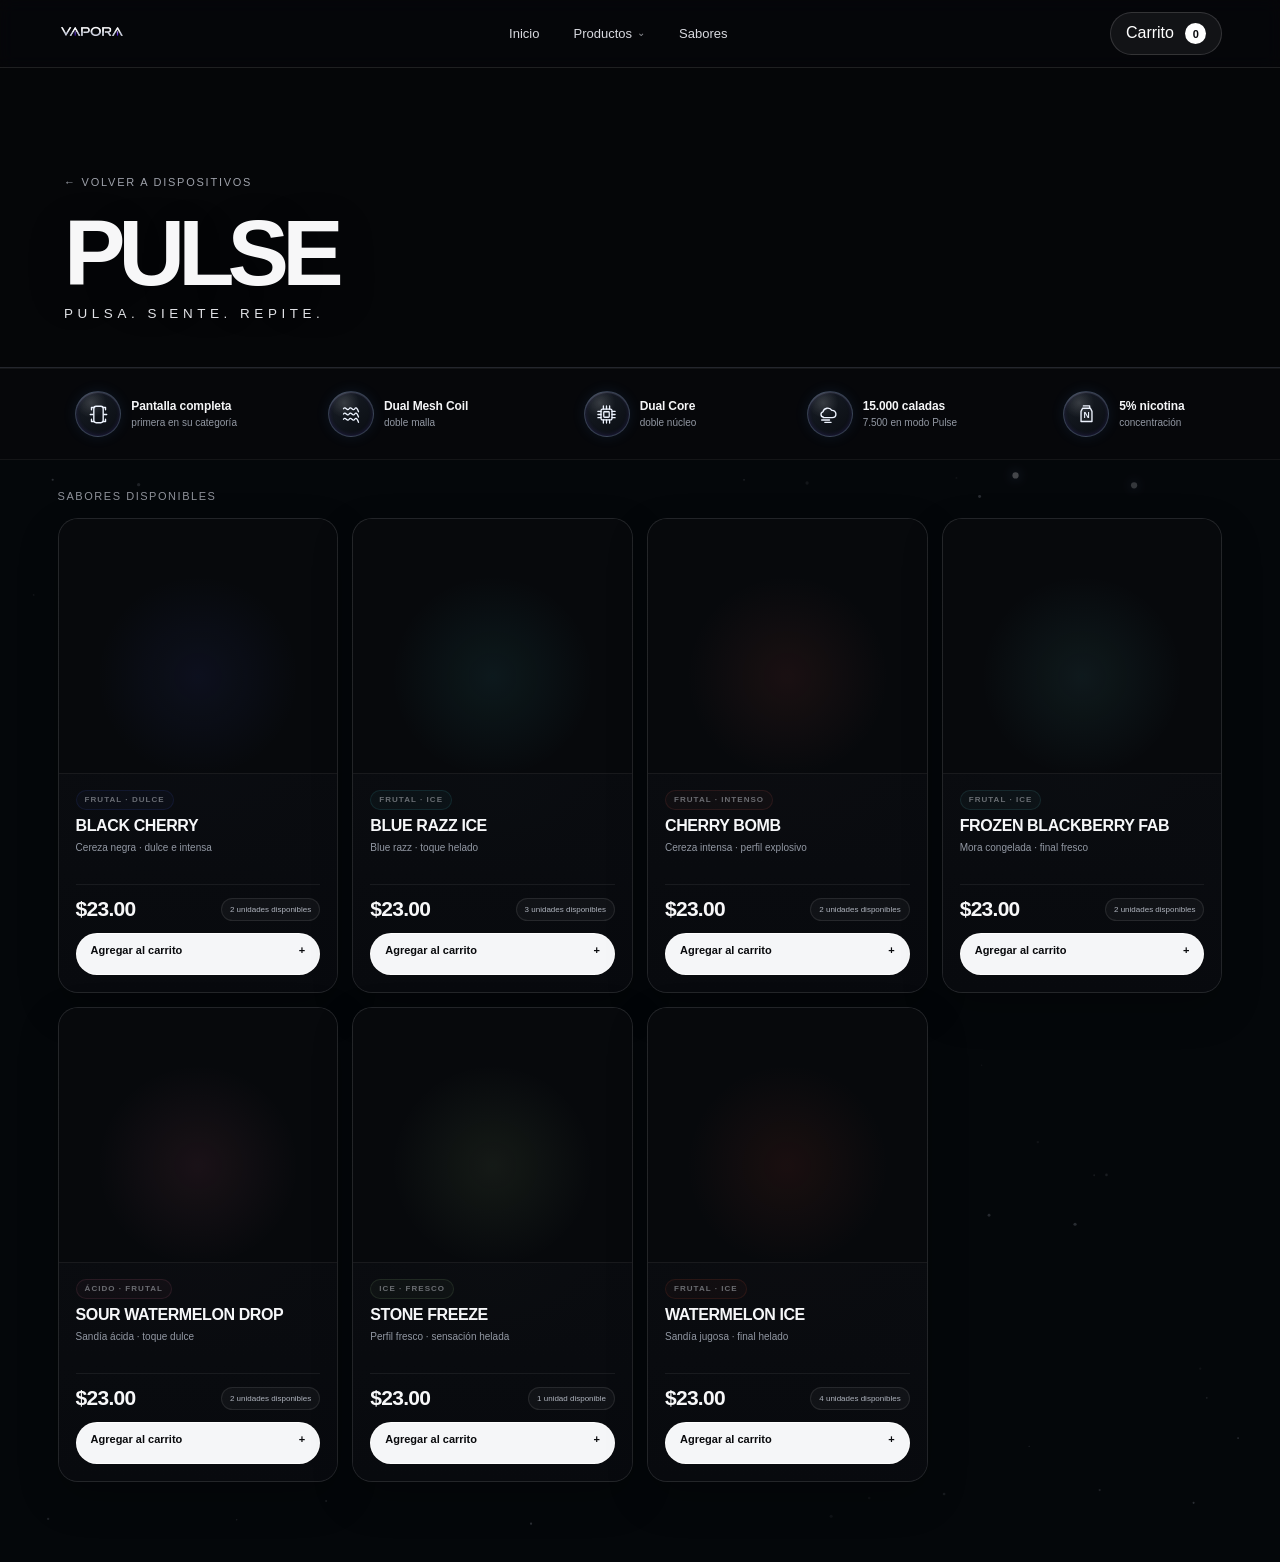
<file: pulse/index.html>
<!doctype html>
<html lang="es">
<head>
<meta charset="utf-8">
<meta name="viewport" content="width=device-width,initial-scale=1">
<title>PULSE | VAPORA</title>
<link rel="icon" type="image/png" href="../favicon.png">
<style>
*{box-sizing:border-box} html{scroll-behavior:smooth} body{margin:0;background:#050608;color:#f7f7f8;font-family:Arial,Helvetica,sans-serif}
a{color:inherit;text-decoration:none} button{font:inherit}
header{height:68px;position:sticky;top:0;z-index:20;display:flex;align-items:center;justify-content:space-between;padding:0 4.5vw;background:rgba(6,7,10,.68);border-bottom:1px solid rgba(255,255,255,.10);backdrop-filter:blur(8px) saturate(130%);-webkit-backdrop-filter:blur(8px) saturate(130%)}
.logo{height:23px;width:auto} nav{display:flex;gap:34px;font-size:13px;color:#d8d9df} nav a:hover{color:white}
.cart-button{border:1px solid rgba(255,255,255,.14);background:rgba(255,255,255,.055);color:white;border-radius:999px;padding:10px 15px;cursor:pointer}
.cart-count{display:inline-grid;place-items:center;margin-left:7px;background:white;color:#08090c;border-radius:50%;width:21px;height:21px;font-size:11px;font-weight:800}
.hero{padding:72px 5vw 48px;border-bottom:1px solid #24262d;position:relative;overflow:hidden}
.hero:before{content:"";position:absolute;width:520px;height:260px;right:4vw;top:-110px;background:radial-gradient(circle,#38cfff55 0%,transparent 68%);filter:blur(35px);opacity:.45;pointer-events:none}
.back{font-size:11px;letter-spacing:.16em;color:#9ea1aa;text-transform:uppercase} .hero h1{font-size:clamp(52px,8vw,116px);letter-spacing:-.075em;line-height:.82;margin:28px 0 18px;font-weight:900}
.hero p{margin:0;color:#c4c6cc;font-size:14px;letter-spacing:.08em} .hero p b{color:white}
.catalog{padding:34px 4.5vw 80px} .catalog-head{display:flex;justify-content:space-between;align-items:end;margin-bottom:22px}
.catalog-head p{margin:0;color:#8f929a;font-size:11px;letter-spacing:.14em;text-transform:uppercase} .catalog-head strong{font-size:13px}
.grid{display:grid;grid-template-columns:repeat(4,minmax(0,1fr));gap:14px}
.product-card{background:#101216;border:1px solid #292c33;border-radius:12px;overflow:hidden;min-width:0;transition:transform .2s,border-color .2s}
.product-card:hover{transform:translateY(-3px);border-color:#424650}
.product-visual{height:225px;position:relative;display:grid;place-items:center;background:radial-gradient(circle at 50% 45%,color-mix(in srgb,#38cfff 22%,transparent),transparent 45%),linear-gradient(155deg,#151820,#090a0d);overflow:hidden}
.visual-orb{position:absolute;width:105px;height:105px;border-radius:50%;background:#38cfff;filter:blur(55px);opacity:.18}
.product-visual span{position:relative;text-align:center;font-size:10px;line-height:1.55;letter-spacing:.19em;color:#5e626c}
.product-info{padding:17px} .eyebrow{font-size:9px;letter-spacing:.13em;color:#737780;margin:0 0 8px}
.product-info h2{font-size:17px;line-height:1.1;margin:0 0 20px;min-height:38px;text-transform:uppercase}
.meta{display:flex;justify-content:space-between;gap:10px;align-items:center;margin-bottom:15px} .meta strong{font-size:20px}
.stock{font-size:9px;color:#9ba0a8;text-align:right} .stock.low{color:#ffb36b}
.add{width:100%;border:0;border-radius:999px;background:white;color:#07080a;padding:12px 14px;font-size:11px;font-weight:800;display:flex;justify-content:space-between;cursor:pointer} .add:hover{opacity:.88} .add:disabled{opacity:.35;cursor:not-allowed}
.drawer-overlay{position:fixed;inset:0;background:rgba(0,0,0,.55);opacity:0;pointer-events:none;transition:.25s;z-index:39} .drawer-overlay.open{opacity:1;pointer-events:auto}
.drawer{position:fixed;right:0;top:0;height:100%;width:min(420px,92vw);background:#0b0c10;border-left:1px solid #292c33;z-index:40;transform:translateX(100%);transition:.28s;padding:22px;display:flex;flex-direction:column} .drawer.open{transform:none}
.drawer-head{display:flex;justify-content:space-between;align-items:center;border-bottom:1px solid #26282f;padding-bottom:18px} .drawer-head button{background:none;border:0;color:white;font-size:24px;cursor:pointer}
.cart-items{flex:1;overflow:auto;padding:12px 0} .cart-item{display:flex;justify-content:space-between;gap:12px;padding:14px 0;border-bottom:1px solid #202229} .cart-item strong{font-size:12px;text-transform:uppercase} .cart-item p{font-size:10px;color:#8f929a;margin:5px 0 0}
.qty{display:flex;align-items:center;gap:8px} .qty button{width:26px;height:26px;border:1px solid #30333b;background:#15171c;color:white;border-radius:50%;cursor:pointer} .qty span{font-size:12px;min-width:14px;text-align:center}
.cart-footer{border-top:1px solid #292c33;padding-top:17px} .total{display:flex;justify-content:space-between;font-size:18px;margin-bottom:13px} .checkout{width:100%;border:0;border-radius:999px;background:white;color:black;padding:14px;font-weight:800;cursor:pointer}
.notice{font-size:9px;color:#777b84;line-height:1.5;margin-top:10px}
@media(max-width:1050px){.grid{grid-template-columns:repeat(3,1fr)}}
@media(max-width:760px){nav{display:none} .hero{padding-top:48px} .grid{grid-template-columns:repeat(2,1fr)} .product-visual{height:180px}}
@media(max-width:480px){.grid{grid-template-columns:1fr} .product-visual{height:210px}}

/* ===== PRODUCTOS DROPDOWN ===== */
nav .nav-products{position:relative;display:flex;align-items:center}
nav .nav-products>a{display:flex;align-items:center;gap:6px}
nav .nav-products>a::after{content:"⌄";font-size:10px;opacity:.65;transform:translateY(-1px)}
nav .products-menu{
  position:absolute;top:calc(100% + 17px);left:50%;transform:translate(-50%,8px);
  min-width:205px;padding:7px;background:rgba(10,11,15,.90);
  border:1px solid rgba(255,255,255,.11);border-radius:12px;
  box-shadow:0 18px 45px rgba(0,0,0,.35);
  -webkit-backdrop-filter:blur(18px) saturate(145%);
  backdrop-filter:blur(18px) saturate(145%);
  opacity:0;visibility:hidden;pointer-events:none;transition:.18s ease;
}
nav .nav-products:hover .products-menu,
nav .nav-products:focus-within .products-menu{
  opacity:1;visibility:visible;pointer-events:auto;transform:translate(-50%,0);
}
nav .products-menu::before{content:"";position:absolute;left:0;right:0;top:-18px;height:18px}
nav .products-menu a{
  display:block;padding:11px 12px;border-radius:8px;color:#cfd1d7!important;
  font-size:12px!important;white-space:nowrap;
}
nav .products-menu a:hover{background:rgba(255,255,255,.075);color:#fff!important}
nav .products-menu .all-products{color:#fff!important;font-weight:700}
nav .products-menu .divider{height:1px;background:rgba(255,255,255,.09);margin:5px 7px}
@media(max-width:760px){nav .products-menu{display:none}}


/* ===== FIX DROPDOWN + LIQUID GLASS ===== */
header{
  z-index:9999 !important;
  overflow:visible !important;
  isolation:isolate;
}
header nav{
  position:relative;
  z-index:10001 !important;
  overflow:visible !important;
}
header .nav-products{
  position:relative !important;
  z-index:10002 !important;
  overflow:visible !important;
}
header .products-menu{
  z-index:10050 !important;
  overflow:hidden !important;

  /* Liquid Glass: claro, poco blur, borde tipo lente */
  background:
    linear-gradient(180deg,
      rgba(18,19,25,.30) 0%,
      rgba(7,8,12,.20) 100%) !important;
  border:1px solid rgba(255,255,255,.16) !important;

  -webkit-backdrop-filter:
    blur(5px)
    saturate(135%)
    contrast(105%)
    brightness(103%) !important;
  backdrop-filter:
    blur(5px)
    saturate(135%)
    contrast(105%)
    brightness(103%) !important;

  box-shadow:
    0 18px 42px rgba(0,0,0,.30),
    inset 0 1px 0 rgba(255,255,255,.18),
    inset 0 -1px 0 rgba(255,255,255,.055) !important;
}

/* reflejo superior del cristal */
header .products-menu::after{
  content:"";
  position:absolute;
  inset:0;
  pointer-events:none;
  border-radius:inherit;
  background:
    linear-gradient(180deg,
      rgba(255,255,255,.13) 0,
      rgba(255,255,255,.035) 1px,
      transparent 13%,
      transparent 80%,
      rgba(255,255,255,.035) 100%);
  box-shadow:
    inset 0 1px 0 rgba(255,255,255,.10),
    inset 0 -1px 0 rgba(255,255,255,.04);
}

/* links por encima del reflejo */
header .products-menu a,
header .products-menu .divider{
  position:relative;
  z-index:2;
}
header .products-menu a:hover{
  background:
    linear-gradient(180deg,
      rgba(255,255,255,.105),
      rgba(255,255,255,.055)) !important;
  box-shadow:inset 0 1px 0 rgba(255,255,255,.08);
}

/* El contenido nunca debe competir con el menú */
.hero,
main,
.content,
.community-strip,
.flavor-explorer{
  position:relative;
  z-index:1;
}


/* ===== FIX PUENTE DE HOVER DEL DROPDOWN ===== */
/* Crea una zona invisible entre "Productos" y el panel para que
   el cursor pueda bajar sin perder el estado :hover. */
header .nav-products::before{
  content:"";
  position:absolute;
  top:100%;
  left:50%;
  transform:translateX(-50%);
  width:235px;
  height:24px;
  background:transparent;
  pointer-events:auto;
  z-index:10049;
}

/* Acercamos ligeramente el panel al enlace. */
header .nav-products .products-menu{
  top:calc(100% + 10px) !important;
}

/* Mantener abierto tanto al pasar por el enlace como por el puente/panel. */
header .nav-products:hover .products-menu,
header .nav-products:focus-within .products-menu,
header .nav-products .products-menu:hover{
  opacity:1 !important;
  visibility:visible !important;
  pointer-events:auto !important;
  transform:translate(-50%,0) !important;
}


/* ===== DROPDOWN HOVER FIX V2 ===== */
/* Sin hueco físico: el panel empieza exactamente donde termina Productos. */
header .nav-products{
  position:relative !important;
  padding:18px 0 !important;
  margin:-18px 0 !important;
}

header .nav-products .products-menu{
  top:100% !important;
  margin-top:0 !important;
}

/* Zona de tolerancia adicional, ahora dentro del mismo área continua. */
header .nav-products::before{
  content:"" !important;
  position:absolute !important;
  top:100% !important;
  left:-55px !important;
  width:calc(100% + 110px) !important;
  height:16px !important;
  transform:none !important;
  background:transparent !important;
  pointer-events:auto !important;
}

/* El menú no se cierra mientras el cursor esté en cualquier parte
   del bloque Productos + desplegable. */
header .nav-products:hover > .products-menu,
header .nav-products:focus-within > .products-menu,
header .nav-products > .products-menu:hover{
  opacity:1 !important;
  visibility:visible !important;
  pointer-events:auto !important;
  transform:translate(-50%,0) !important;
}


/* ===== PULSE VIDEO HERO ===== */
.hero{
  min-height:430px !important;
  padding:0 !important;
  display:flex;
  align-items:flex-end;
  position:relative;
  overflow:hidden;
  isolation:isolate;
  background:#050608;
}
.hero-video{
  position:absolute;
  inset:0;
  width:100%;
  height:100%;
  object-fit:cover;
  z-index:-3;
}
.hero::before{
  content:"";
  position:absolute;
  inset:0;
  z-index:-2;
  background:
    linear-gradient(90deg,rgba(5,6,8,.92) 0%,rgba(5,6,8,.55) 43%,rgba(5,6,8,.12) 72%,rgba(5,6,8,.30) 100%),
    linear-gradient(180deg,rgba(5,6,8,.12),rgba(5,6,8,.16) 52%,#050608 100%) !important;
  filter:none !important;
  opacity:1 !important;
  width:auto !important;
  height:auto !important;
  right:0 !important;
  top:0 !important;
}
.hero-content{
  position:relative;
  z-index:2;
  width:100%;
  padding:72px 5vw 58px;
}
.hero h1{
  margin:25px 0 18px !important;
  text-shadow:0 12px 40px rgba(0,0,0,.32);
}
.hero p{
  color:#e1e2e6 !important;
}
.product-visual.real-product{
  background:#08090c !important;
  height:255px !important;
}
.product-visual.real-product img{
  width:100%;
  height:100%;
  object-fit:contain;
  display:block;
  transform:scale(.94);
  transition:transform .28s ease;
}
.product-card:hover .product-visual.real-product img{
  transform:scale(.985);
}
@media(max-width:760px){
  .hero{min-height:360px !important}
  .hero-content{padding:58px 5vw 42px}
  .product-visual.real-product{height:210px !important}
}
@media(prefers-reduced-motion:reduce){
  .hero-video{display:none}
}


/* ===== SUBBANNER DE ESPECIFICACIONES ===== */
.specs-strip{
  width:100%;
  padding:26px clamp(18px,3vw,46px) 18px;
  background:#050608;
  border-top:1px solid rgba(255,255,255,.055);
  border-bottom:1px solid rgba(255,255,255,.055);
  overflow:hidden;
}
.specs-strip img{
  display:block;
  width:min(100%,1500px);
  height:auto;
  margin:0 auto;
  object-fit:contain;
}

/* ===== PRODUCT CARDS V2 ===== */
.products-grid{
  gap:18px !important;
}
.product-card{
  position:relative !important;
  overflow:hidden !important;
  border:1px solid rgba(255,255,255,.10) !important;
  border-radius:22px !important;
  background:
    radial-gradient(circle at 50% 18%,rgba(121,83,255,.09),transparent 34%),
    linear-gradient(180deg,#0c0e12 0%,#08090c 100%) !important;
  box-shadow:0 18px 45px rgba(0,0,0,.22) !important;
  transition:transform .28s ease,border-color .28s ease,box-shadow .28s ease !important;
}
.product-card::before{
  content:"";
  position:absolute;
  inset:0;
  pointer-events:none;
  border-radius:inherit;
  background:linear-gradient(125deg,rgba(255,255,255,.075),transparent 22%,transparent 75%,rgba(103,73,255,.06));
  opacity:.8;
}
.product-card:hover{
  transform:translateY(-5px) !important;
  border-color:rgba(255,255,255,.20) !important;
  box-shadow:0 24px 60px rgba(0,0,0,.36),0 0 32px rgba(93,68,255,.07) !important;
}
.product-visual.real-product{
  height:300px !important;
  padding:10px 10px 0 !important;
  background:
    radial-gradient(circle at 50% 70%,rgba(111,84,255,.13),transparent 44%),
    #07080b !important;
  border-bottom:1px solid rgba(255,255,255,.07);
}
.product-visual.real-product img{
  width:100% !important;
  height:100% !important;
  object-fit:contain !important;
  transform:scale(.96) !important;
  filter:drop-shadow(0 22px 24px rgba(0,0,0,.34));
}
.product-card:hover .product-visual.real-product img{
  transform:scale(1.015) !important;
}
.product-info{
  padding:20px 18px 18px !important;
  position:relative;
}
.product-info .eyebrow{
  font-size:10px !important;
  letter-spacing:.15em !important;
  opacity:.58 !important;
}
.product-info h3{
  font-size:22px !important;
  letter-spacing:-.035em !important;
  margin:7px 0 18px !important;
}
.price-row{
  align-items:flex-end !important;
  margin-top:8px !important;
  padding-top:16px !important;
  border-top:1px solid rgba(255,255,255,.07);
}
.price{
  font-size:25px !important;
  letter-spacing:-.04em !important;
}
.stock{
  padding:6px 9px !important;
  border:1px solid rgba(255,255,255,.08);
  border-radius:999px;
  background:rgba(255,255,255,.035);
  font-size:10px !important;
}
.add-btn{
  margin-top:14px !important;
  min-height:46px !important;
  border-radius:14px !important;
  border:1px solid rgba(255,255,255,.12) !important;
  background:rgba(255,255,255,.94) !important;
  color:#090a0d !important;
  transition:transform .2s ease,background .2s ease !important;
}
.add-btn:hover{
  transform:translateY(-1px);
  background:#fff !important;
}
@media(max-width:760px){
  .specs-strip{
    padding:18px 14px 12px;
    overflow-x:auto;
    scrollbar-width:none;
  }
  .specs-strip::-webkit-scrollbar{display:none}
  .specs-strip img{
    width:1000px;
    max-width:none;
  }
  .product-visual.real-product{height:270px !important}
}


/* ===== PULSE APPROVED LOOK ===== */
.hero{
  min-height:330px !important;
}
.hero-content{
  padding:62px 5vw 46px !important;
}
.hero h1{
  font-size:clamp(58px,7.2vw,108px) !important;
  margin:26px 0 14px !important;
}
.hero-slogan{
  color:#f1f2f5 !important;
  font-size:clamp(12px,1.05vw,16px) !important;
  font-weight:500 !important;
  letter-spacing:.34em !important;
  text-transform:uppercase;
}

/* Compact specs row */
.specs-strip{
  padding:10px clamp(20px,3.5vw,54px) 12px !important;
  min-height:0 !important;
  display:flex;
  align-items:center;
}
.specs-strip img{
  width:min(100%,1450px) !important;
  max-height:190px !important;
  object-fit:contain !important;
}

/* Five cards on desktop, like the approved concept */
.catalog{
  padding-top:28px !important;
}
.grid{
  grid-template-columns:repeat(5,minmax(0,1fr)) !important;
  gap:14px !important;
}
.product-card{
  border-radius:18px !important;
  background:
    linear-gradient(180deg,rgba(11,13,17,.98),rgba(8,10,14,.98)) !important;
  border:1px solid rgba(255,255,255,.13) !important;
  box-shadow:0 14px 34px rgba(0,0,0,.28) !important;
}
.product-visual.real-product{
  height:255px !important;
  padding:0 !important;
  background:
    radial-gradient(circle at 50% 72%,rgba(60,190,255,.09),transparent 48%),
    #07090c !important;
}
.product-visual.real-product img{
  width:100% !important;
  height:100% !important;
  object-fit:cover !important;
  transform:scale(1.01) !important;
  filter:none !important;
}
.product-card:hover .product-visual.real-product img{
  transform:scale(1.045) !important;
}
.product-info{
  padding:16px 17px 17px !important;
  min-height:214px;
  display:flex;
  flex-direction:column;
}
.product-info h2{
  font-size:16px !important;
  line-height:1.04 !important;
  min-height:34px !important;
  margin:0 0 8px !important;
  letter-spacing:-.025em;
}
.flavor-copy{
  margin:0 0 16px;
  min-height:34px;
  color:#aeb2bb;
  font-size:11px;
  line-height:1.45;
}
.meta{
  margin-top:auto !important;
  margin-bottom:13px !important;
  padding-top:12px !important;
  border-top:1px solid rgba(255,255,255,.065);
}
.meta strong{
  font-size:21px !important;
}
.stock{
  white-space:nowrap;
  font-size:8px !important;
  padding:6px 8px !important;
}
.add{
  border-radius:999px !important;
  min-height:42px;
  padding:11px 14px !important;
}
@media(max-width:1200px){
  .grid{grid-template-columns:repeat(3,minmax(0,1fr)) !important}
}
@media(max-width:760px){
  .hero{min-height:300px !important}
  .hero-content{padding:50px 5vw 38px !important}
  .specs-strip{
    overflow-x:auto !important;
    padding:8px 12px !important;
  }
  .specs-strip img{
    width:920px !important;
    max-width:none !important;
    max-height:145px !important;
  }
  .grid{grid-template-columns:repeat(2,minmax(0,1fr)) !important}
  .product-visual.real-product{height:230px !important}
}
@media(max-width:520px){
  .grid{grid-template-columns:1fr !important}
  .product-visual.real-product{height:300px !important}
}


/* ===== SPACING + SPECS SIZE FIX ===== */
.hero{
  min-height:300px !important;
}
.specs-strip{
  height:auto !important;
  min-height:0 !important;
  padding:8px 24px 10px !important;
  margin:0 !important;
  display:flex !important;
  align-items:center !important;
  justify-content:center !important;
}
.specs-strip img{
  display:block !important;
  width:min(94vw,1320px) !important;
  max-width:1320px !important;
  max-height:none !important;
  height:auto !important;
  margin:0 auto !important;
}
.catalog{
  padding-top:18px !important;
}
.catalog-head{
  margin-bottom:16px !important;
}
@media(max-width:760px){
  .specs-strip{
    padding:6px 12px 8px !important;
    justify-content:flex-start !important;
    overflow-x:auto !important;
  }
  .specs-strip img{
    width:900px !important;
    max-width:none !important;
  }
  .catalog{padding-top:14px !important}
}


/* ===== SPECS BALANCED SPACING FINAL ===== */
.specs-strip{
  height:auto !important;
  min-height:0 !important;
  padding:34px 24px 36px !important;
  margin:0 !important;
  display:flex !important;
  align-items:center !important;
  justify-content:center !important;
}
.specs-strip img{
  display:block !important;
  width:min(86vw,1190px) !important;
  max-width:1190px !important;
  max-height:none !important;
  height:auto !important;
  margin:0 auto !important;
}
.catalog{
  padding-top:34px !important;
}
.catalog-head{
  margin-bottom:16px !important;
}
@media(max-width:760px){
  .specs-strip{
    padding:26px 12px 28px !important;
    justify-content:flex-start !important;
    overflow-x:auto !important;
  }
  .specs-strip img{
    width:820px !important;
    max-width:none !important;
  }
  .catalog{
    padding-top:28px !important;
  }
}


/* ===== SUBBANNER CANVAS FIX ===== */
.specs-strip{
  height:245px !important;
  min-height:245px !important;
  padding:0 24px !important;
  margin:0 !important;
  position:relative !important;
  overflow:hidden !important;
  display:flex !important;
  align-items:center !important;
  justify-content:center !important;
}
.specs-strip img{
  position:absolute !important;
  left:50% !important;
  top:50% !important;
  width:min(86vw,1190px) !important;
  max-width:1190px !important;
  height:auto !important;
  max-height:none !important;
  margin:0 !important;
  transform:translate(-50%,-50%) scale(1.62) !important;
  transform-origin:center center !important;
}
.catalog{
  padding-top:28px !important;
}
@media(max-width:760px){
  .specs-strip{
    height:205px !important;
    min-height:205px !important;
    padding:0 !important;
    overflow-x:hidden !important;
  }
  .specs-strip img{
    width:760px !important;
    max-width:none !important;
    transform:translate(-50%,-50%) scale(1.42) !important;
  }
  .catalog{padding-top:24px !important}
}


/* ===== SUBBANNER FINAL CLEAN FIX ===== */
.specs-strip{
  height:auto !important;
  min-height:0 !important;
  padding:28px 32px 30px !important;
  margin:0 !important;
  overflow:hidden !important;
  display:flex !important;
  align-items:center !important;
  justify-content:center !important;
}
.specs-strip img{
  position:static !important;
  display:block !important;
  width:min(88vw,1240px) !important;
  max-width:1240px !important;
  height:auto !important;
  max-height:none !important;
  margin:0 auto !important;
  transform:none !important;
}
.catalog{
  padding-top:28px !important;
}
@media(max-width:760px){
  .specs-strip{
    height:auto !important;
    min-height:0 !important;
    padding:22px 14px 24px !important;
    overflow-x:auto !important;
    justify-content:flex-start !important;
  }
  .specs-strip img{
    position:static !important;
    width:820px !important;
    max-width:none !important;
    transform:none !important;
  }
  .catalog{padding-top:24px !important}
}


/* ===== PULSE COMPACT FEATURE STRIP ===== */
.feature-strip{
  background:#06070a;
  border-top:1px solid rgba(255,255,255,.055);
  border-bottom:1px solid rgba(255,255,255,.055);
  padding:22px clamp(24px,4vw,64px);
  overflow-x:auto;
  scrollbar-width:none;
}
.feature-strip::-webkit-scrollbar{display:none}
.feature-track{
  width:min(100%,1320px);
  margin:0 auto;
  display:flex;
  align-items:center;
  justify-content:space-between;
  gap:24px;
}
.feature-item{
  flex:0 0 auto;
  display:flex;
  align-items:center;
  gap:10px;
  color:#f4f5f7;
  white-space:nowrap;
}
.feature-icon{
  width:46px;
  height:46px;
  flex:0 0 46px;
  border-radius:50%;
  display:grid;
  place-items:center;
  position:relative;
  overflow:hidden;
  color:#eef4ff;
  font-size:18px;
  font-weight:700;
  letter-spacing:-.04em;
  background:
    radial-gradient(circle at 35% 25%,rgba(255,255,255,.15),transparent 34%),
    linear-gradient(145deg,rgba(25,31,40,.96),rgba(10,13,18,.98));
  border:1px solid rgba(175,205,255,.24);
  box-shadow:
    inset 0 1px 0 rgba(255,255,255,.12),
    0 0 14px rgba(80,160,255,.10);
}
.feature-icon::after{
  content:"";
  position:absolute;
  inset:-1px;
  border-radius:inherit;
  pointer-events:none;
  box-shadow:inset 0 -1px 5px rgba(116,78,255,.22);
}
.feature-icon.vpu{
  font-size:12px;
  letter-spacing:.01em;
}
.feature-icon.mesh{font-size:25px;font-weight:400}
.feature-icon.screen,
.feature-icon.battery{font-size:22px;font-weight:400}
.feature-icon.nicotine{font-size:17px}
.feature-item b{
  display:block;
  font-size:12px;
  line-height:1.15;
  font-weight:650;
  letter-spacing:-.01em;
}
.feature-item small{
  display:block;
  margin-top:3px;
  color:#9298a3;
  font-size:10px;
  line-height:1.1;
  font-weight:400;
}
.catalog{
  padding-top:30px !important;
}
@media(max-width:1100px){
  .feature-track{
    width:max-content;
    justify-content:flex-start;
    padding-right:20px;
  }
}
@media(max-width:760px){
  .feature-strip{
    padding:16px 16px;
  }
  .feature-track{gap:20px}
  .feature-icon{
    width:42px;
    height:42px;
    flex-basis:42px;
  }
  .feature-item b{font-size:11px}
  .feature-item small{font-size:9px}
  .catalog{padding-top:24px !important}
}


/* ===== REAL SVG FEATURE ICONS ===== */
.feature-icon svg{
  width:25px;
  height:25px;
  overflow:visible;
}
.feature-icon svg path,
.feature-icon svg rect,
.feature-icon svg circle{
  fill:none;
  stroke:currentColor;
  stroke-width:1.75;
  stroke-linecap:round;
  stroke-linejoin:round;
}
.feature-icon svg text{
  fill:currentColor;
  stroke:none;
  font-family:Arial,sans-serif;
  font-size:7px;
  font-weight:800;
  letter-spacing:-.03em;
}
.feature-icon.battery svg path:last-child{
  fill:currentColor;
  stroke:none;
}
.feature-icon.nicotine svg text{
  font-size:11px;
}
.feature-icon.nicotine svg path:first-child{
  fill:rgba(238,244,255,.06);
}
.feature-icon.mode svg{width:23px;height:23px}
.feature-icon.mesh svg{width:24px;height:24px}
.feature-icon.vpu svg{width:27px;height:27px}


/* ===== VAPORA FLAVOR CARDS V4 ===== */
.grid{
  gap:14px !important;
}
.product-card{
  --accent: 120,190,255;
  position:relative !important;
  overflow:hidden !important;
  border-radius:20px !important;
  border:1px solid rgba(255,255,255,.11) !important;
  background:linear-gradient(180deg,#090b0f 0%,#07090d 100%) !important;
  box-shadow:0 16px 40px rgba(0,0,0,.24) !important;
  transition:transform .28s ease,border-color .28s ease,box-shadow .28s ease !important;
}
.product-card:nth-child(1){--accent:84,255,170}
.product-card:nth-child(2){--accent:255,191,70}
.product-card:nth-child(3){--accent:70,196,255}
.product-card:nth-child(4){--accent:255,110,95}
.product-card:nth-child(5){--accent:255,105,135}
.product-card::after{
  content:"";
  position:absolute;
  left:12%;
  right:12%;
  top:42%;
  height:32%;
  z-index:0;
  pointer-events:none;
  background:radial-gradient(ellipse,rgba(var(--accent),.10),transparent 68%);
  filter:blur(20px);
}
.product-card:hover{
  transform:translateY(-5px) !important;
  border-color:rgba(var(--accent),.28) !important;
  box-shadow:0 22px 55px rgba(0,0,0,.38),0 0 26px rgba(var(--accent),.055) !important;
}
.product-visual.real-product{
  position:relative;
  z-index:1;
  height:255px !important;
  padding:0 !important;
  overflow:hidden;
  background:
    radial-gradient(circle at 50% 72%,rgba(var(--accent),.09),transparent 46%),
    #07090c !important;
  border-bottom:1px solid rgba(255,255,255,.07);
}
.product-visual.real-product img{
  width:100% !important;
  height:100% !important;
  object-fit:cover !important;
  transform:scale(1.01) !important;
  transition:transform .35s cubic-bezier(.2,.7,.2,1) !important;
}
.product-card:hover .product-visual.real-product img{
  transform:scale(1.045) !important;
}
.product-info{
  position:relative;
  z-index:2;
  min-height:218px !important;
  padding:16px 17px 17px !important;
  display:flex !important;
  flex-direction:column !important;
  background:linear-gradient(180deg,rgba(10,12,16,.93),rgba(8,10,14,.98));
}
.product-info .eyebrow,
.product-eyebrow{
  width:max-content;
  margin:0 0 8px !important;
  padding:5px 8px !important;
  border:1px solid rgba(var(--accent),.18);
  border-radius:999px;
  background:rgba(var(--accent),.055);
  color:rgba(235,240,247,.72) !important;
  font-size:8px !important;
  font-weight:650 !important;
  line-height:1 !important;
  letter-spacing:.13em !important;
}
.product-info h2{
  min-height:0 !important;
  margin:0 0 6px !important;
  color:#f6f7f9;
  font-size:16px !important;
  line-height:1.04 !important;
  font-weight:800 !important;
  letter-spacing:-.025em !important;
}
.flavor-copy{
  min-height:30px !important;
  margin:0 0 13px !important;
  color:#9298a3 !important;
  font-size:10px !important;
  line-height:1.45 !important;
}
.meta{
  margin-top:auto !important;
  margin-bottom:12px !important;
  padding-top:12px !important;
  border-top:1px solid rgba(255,255,255,.065) !important;
}
.meta strong{
  font-size:21px !important;
  letter-spacing:-.035em !important;
}
.stock{
  padding:6px 8px !important;
  border-radius:999px !important;
  border:1px solid rgba(255,255,255,.09) !important;
  background:rgba(255,255,255,.035) !important;
  color:#aeb3bd !important;
  font-size:8px !important;
}
.add{
  min-height:42px !important;
  padding:10px 14px !important;
  border-radius:999px !important;
  background:#f5f6f8 !important;
  color:#090a0d !important;
  border:1px solid rgba(255,255,255,.9) !important;
  transition:transform .2s ease,box-shadow .2s ease,background .2s ease !important;
}
.add:hover{
  transform:translateY(-1px);
  background:#fff !important;
  box-shadow:0 7px 20px rgba(255,255,255,.08);
}
.add.added{
  background:rgba(var(--accent),.12) !important;
  color:#f7f8fa !important;
  border-color:rgba(var(--accent),.32) !important;
}
@media(max-width:760px){
  .product-visual.real-product{height:250px !important}
}


/* ===== PULSE PAGE ===== */
.grid{
  grid-template-columns:repeat(4,minmax(0,1fr)) !important;
}
.product-card:nth-child(1){--accent:80,105,255}
.product-card:nth-child(2){--accent:75,225,235}
.product-card:nth-child(3){--accent:255,105,95}
.product-card:nth-child(4){--accent:105,230,235}
.product-card:nth-child(5){--accent:255,125,165}
.product-card:nth-child(6){--accent:185,235,155}
.product-card:nth-child(7){--accent:255,90,65}
@media(min-width:1380px){
  .grid{grid-template-columns:repeat(4,minmax(0,1fr)) !important}
}
@media(max-width:1100px){
  .grid{grid-template-columns:repeat(3,minmax(0,1fr)) !important}
}
@media(max-width:760px){
  .grid{grid-template-columns:repeat(2,minmax(0,1fr)) !important}
}
@media(max-width:520px){
  .grid{grid-template-columns:1fr !important}
}


/* ===== PULSE 5-FEATURE LAYOUT ===== */
.pulse-features .feature-track{
  width:min(100%,1240px) !important;
  display:grid !important;
  grid-template-columns:repeat(5,minmax(0,1fr)) !important;
  gap:32px !important;
}
.pulse-features .feature-item{
  justify-content:center !important;
}
.feature-icon.chip svg{
  width:25px;
  height:25px;
}
.feature-icon.chip svg path,
.feature-icon.chip svg rect{
  fill:none;
  stroke:currentColor;
  stroke-width:1.65;
  stroke-linecap:round;
  stroke-linejoin:round;
}
@media(max-width:900px){
  .pulse-features .feature-track{
    width:max-content !important;
    display:flex !important;
    gap:28px !important;
    padding-right:18px;
  }
  .pulse-features .feature-item{
    justify-content:flex-start !important;
  }
}


/* ===== PULSE PRODUCT IMAGE FIT FIX ===== */
.product-visual.real-product{
  height:255px !important;
  padding:12px 14px 8px !important;
  display:flex !important;
  align-items:center !important;
  justify-content:center !important;
  overflow:hidden !important;
  background:
    radial-gradient(circle at 50% 62%,rgba(var(--accent),.075),transparent 48%),
    #07090c !important;
}
.product-visual.real-product img{
  width:100% !important;
  height:100% !important;
  max-width:100% !important;
  max-height:100% !important;
  object-fit:contain !important;
  object-position:center center !important;
  transform:none !important;
}
.product-card:hover .product-visual.real-product img{
  transform:scale(1.025) !important;
}
@media(max-width:760px){
  .product-visual.real-product{
    height:250px !important;
    padding:10px !important;
  }
}


/* ===== PULSE: CONSTELLATIONS THAT APPEAR / DISAPPEAR ===== */
body{
  background:#05070a !important;
  position:relative;
}
.pulse-constellation-bg{
  position:fixed;
  inset:0;
  z-index:0;
  overflow:hidden;
  pointer-events:none;
  background:
    radial-gradient(circle at 16% 54%,rgba(68,94,210,.055),transparent 22%),
    radial-gradient(circle at 84% 74%,rgba(125,67,210,.045),transparent 24%);
}
.pulse-constellation-bg::before{
  content:"";
  position:absolute;
  inset:0;
  opacity:.34;
  background-image:
    radial-gradient(circle,rgba(255,255,255,.48) 0 1px,transparent 1.3px),
    radial-gradient(circle,rgba(136,168,255,.36) 0 1px,transparent 1.3px);
  background-size:181px 181px,263px 263px;
  background-position:21px 37px,103px 131px;
}
/* Keep normal page content above the cosmic layer, but NEVER touch fixed UI */
body > *:not(.pulse-constellation-bg):not(.drawer):not(.drawer-overlay){
  position:relative;
  z-index:1;
}

/* Cart must remain a true off-canvas fixed drawer */
body > .drawer-overlay{
  position:fixed !important;
  inset:0 !important;
  z-index:10020 !important;
}
body > .drawer{
  position:fixed !important;
  top:0 !important;
  right:0 !important;
  bottom:0 !important;
  left:auto !important;
  height:100dvh !important;
  z-index:10021 !important;
  transform:translateX(105%) !important;
}
body > .drawer.open{
  transform:translateX(0) !important;
}
main,.catalog,.products-section{
  background:rgba(5,7,10,.72) !important;
}
.pc{
  position:absolute;
  width:clamp(190px,20vw,320px);
  height:auto;
  opacity:0;
  overflow:visible;
  filter:drop-shadow(0 0 5px rgba(110,145,255,.25));
}
.pc path{
  fill:none;
  stroke:rgba(148,174,255,.48);
  stroke-width:.75;
  stroke-linecap:round;
  stroke-linejoin:round;
}
.pc circle{
  fill:rgba(222,232,255,.88);
  filter:drop-shadow(0 0 3px rgba(113,151,255,.85));
}
.pc-1{left:2%;top:37%;animation:constellationFade 18s ease-in-out infinite}
.pc-2{right:3%;top:51%;animation:constellationFade 22s ease-in-out 5s infinite}
.pc-3{left:8%;top:72%;animation:constellationFade 25s ease-in-out 11s infinite}
.pc-4{right:9%;top:83%;animation:constellationFade 20s ease-in-out 15s infinite}

@keyframes constellationFade{
  0%,12%{opacity:0;transform:translateY(7px) scale(.985)}
  25%,52%{opacity:.34;transform:translateY(0) scale(1)}
  68%,100%{opacity:0;transform:translateY(-5px) scale(1.01)}
}
@media(prefers-reduced-motion:reduce){
  .pc{animation:none!important;opacity:.18}
}
@media(max-width:760px){
  .pc{width:210px}
  .pc-1{left:-75px}
  .pc-2{right:-75px}
  .pc-3{left:-55px}
  .pc-4{right:-55px}
}


/* ===== PULSE STARFIELD V4 - PAGE BACKGROUND ===== */
html,body{background:#05070a!important}
body{position:relative!important}
#pulse-space-canvas{
  position:absolute!important;
  left:0!important;
  top:0!important;
  width:100%!important;
  height:100%!important;
  z-index:0!important;
  pointer-events:none!important;
  display:block!important;
}
body > *:not(#pulse-space-canvas):not(.drawer):not(.drawer-overlay){
  position:relative;
  z-index:1;
}
/* Cards/hero remain visually clean above the animated space */
header,.hero,.product-card,.feature-strip,.drawer,.drawer-overlay{
  z-index:3;
}
.pulse-constellation-bg,.pc{display:none!important}


/* ===== DROPDOWN VAPORA: ESTRUCTURA CANÓNICA ===== */
header{overflow:visible!important;z-index:9999!important}
header nav{overflow:visible!important}
header .nav-products{
 position:relative!important;display:inline-flex!important;align-items:center!important;
 padding:18px 0!important;margin:-18px 0!important;overflow:visible!important
}
header .nav-products>a:first-child{display:inline-flex!important;align-items:center!important;gap:5px!important}
header .nav-products>a:first-child::after{content:"⌄";font-size:10px;opacity:.65}
header .nav-products .products-menu{
 position:absolute!important;top:100%!important;left:50%!important;margin-top:0!important;
 min-width:225px!important;display:flex!important;flex-direction:column!important;
 opacity:0!important;visibility:hidden!important;pointer-events:none!important;
 transform:translate(-50%,8px)!important;z-index:10050!important
}
header .nav-products::before{
 content:""!important;position:absolute!important;top:100%!important;left:-55px!important;
 width:calc(100% + 110px)!important;height:16px!important;background:transparent!important;
 pointer-events:auto!important
}
header .nav-products:hover>.products-menu,
header .nav-products:focus-within>.products-menu,
header .nav-products>.products-menu:hover{
 opacity:1!important;visibility:visible!important;pointer-events:auto!important;
 transform:translate(-50%,0)!important
}
header .products-menu>a{display:block!important;width:100%!important}

</style>
</head>
<body>
<canvas id="pulse-space-canvas" aria-hidden="true"></canvas>
<header>
  <a href="../index.html"><img class="logo" src="../LOGO.png" alt="VAPORA"></a>
  <nav>
<a href="../index.html">Inicio</a>
<div class="nav-products">
  <a href="../productos.html">Productos</a>
  <div class="products-menu">
    <a class="all-products" href="../productos.html">Todos los productos</a>
    <div class="divider"></div>
    <a href="../digiflavor/">Digiflavor</a>
    <a href="../pulse/">Geek Bar Pulse</a>
    <a href="../pulse-x/">Geek Bar Pulse X</a>
  </div>
</div>
<a href="../index.html#sabores">Sabores</a>
</nav>
  <button class="cart-button" id="cartButton">Carrito <span class="cart-count" id="cartCount">0</span></button>
</header>

<section class="hero">
  <video class="hero-video" autoplay muted loop playsinline preload="metadata" aria-hidden="true">
    <source src="VideoBanner.mp4" type="video/mp4">
  </video>
  <div class="hero-content">
    <a class="back" href="../index.html#productos">← Volver a dispositivos</a>
    <h1>PULSE</h1>
    <p class="hero-slogan">PULSA. SIENTE. REPITE.</p>
  </div>
</section>



<section class="feature-strip pulse-features" aria-label="Características de Geek Bar Pulse">
  <div class="feature-track">

    <div class="feature-item">
      <span class="feature-icon screen">
        <svg viewBox="0 0 32 32" aria-hidden="true">
          <rect x="10" y="5.5" width="12" height="21" rx="3"/>
          <path d="M7 10V7h3M22 7h3v3M25 22v3h-3M10 25H7v-3"/>
          <path d="M5.5 16H9M23 16h3.5"/>
        </svg>
      </span>
      <span><b>Pantalla completa</b><small>primera en su categoría</small></span>
    </div>

    <div class="feature-item">
      <span class="feature-icon mesh">
        <svg viewBox="0 0 32 32" aria-hidden="true">
          <path d="M6 9c2.5-4 5 4 7.5 0s5 4 7.5 0 5 4 5 4"/>
          <path d="M6 16c2.5-4 5 4 7.5 0s5 4 7.5 0 5 4 5 4"/>
          <path d="M6 23c2.5-4 5 4 7.5 0s5 4 7.5 0 5 4 5 4"/>
        </svg>
      </span>
      <span><b>Dual Mesh Coil</b><small>doble malla</small></span>
    </div>

    <div class="feature-item">
      <span class="feature-icon chip">
        <svg viewBox="0 0 32 32" aria-hidden="true">
          <rect x="9" y="9" width="14" height="14" rx="2"/>
          <rect x="12.5" y="12.5" width="7" height="7" rx="1"/>
          <path d="M12 5v4M16 5v4M20 5v4M12 23v4M16 23v4M20 23v4M5 12h4M5 16h4M5 20h4M23 12h4M23 16h4M23 20h4"/>
        </svg>
      </span>
      <span><b>Dual Core</b><small>doble núcleo</small></span>
    </div>

    <div class="feature-item">
      <span class="feature-icon puff">
        <svg viewBox="0 0 32 32" aria-hidden="true">
          <path d="M8 19c-3.5 0-4-5.5-.4-6.4A6.3 6.3 0 0 1 19 10.8a4.7 4.7 0 0 1 5.2 4.6c0 2.6-2.1 4.6-4.7 4.6H8Z"/>
          <path d="M6 23h10M10 26h8"/>
        </svg>
      </span>
      <span><b>15.000 caladas</b><small>7.500 en modo Pulse</small></span>
    </div>

    <div class="feature-item">
      <span class="feature-icon nicotine">
        <svg viewBox="0 0 32 32" aria-hidden="true">
          <path d="M11 8h10l2 4v13H9V12l2-4Z"/>
          <path d="M12 5h8v3"/>
          <text x="16" y="21" text-anchor="middle">N</text>
        </svg>
      </span>
      <span><b>5% nicotina</b><small>concentración</small></span>
    </div>

  </div>
</section>




<main class="catalog">
  <div class="catalog-head">
    <p>Sabores disponibles</p>
    
  </div>
  <div class="grid">
      <article class="product-card">
        <div class="product-visual real-product">
          <img src="BlackCherry.webp" alt="Geek Bar Pulse Black Cherry" loading="lazy" decoding="async">
        </div>
        <div class="product-info">
          <div class="eyebrow">FRUTAL · DULCE</div>
          <h2>Black Cherry</h2>
          <p class="flavor-copy">Cereza negra · dulce e intensa</p>
          <div class="meta">
            <strong>$23.00</strong>
            <span class="stock">2 unidades disponibles</span>
          </div>
          <button class="add" data-name="Black Cherry" data-price="23" data-stock="2" data-model="Pulse" onclick="addToCart(116)">
            <span>Agregar al carrito</span><span>+</span>
          </button>
        </div>
      </article>

      <article class="product-card">
        <div class="product-visual real-product">
          <img src="BlueRazzIce.webp" alt="Geek Bar Pulse Blue Razz Ice" loading="lazy" decoding="async">
        </div>
        <div class="product-info">
          <div class="eyebrow">FRUTAL · ICE</div>
          <h2>Blue Razz Ice</h2>
          <p class="flavor-copy">Blue razz · toque helado</p>
          <div class="meta">
            <strong>$23.00</strong>
            <span class="stock">3 unidades disponibles</span>
          </div>
          <button class="add" data-name="Blue Razz Ice" data-price="23" data-stock="3" data-model="Pulse" onclick="addToCart(117)">
            <span>Agregar al carrito</span><span>+</span>
          </button>
        </div>
      </article>

      <article class="product-card">
        <div class="product-visual real-product">
          <img src="CherryBomb.webp" alt="Geek Bar Pulse Cherry Bomb" loading="lazy" decoding="async">
        </div>
        <div class="product-info">
          <div class="eyebrow">FRUTAL · INTENSO</div>
          <h2>Cherry Bomb</h2>
          <p class="flavor-copy">Cereza intensa · perfil explosivo</p>
          <div class="meta">
            <strong>$23.00</strong>
            <span class="stock">2 unidades disponibles</span>
          </div>
          <button class="add" data-name="Cherry Bomb" data-price="23" data-stock="2" data-model="Pulse" onclick="addToCart(118)">
            <span>Agregar al carrito</span><span>+</span>
          </button>
        </div>
      </article>

      <article class="product-card">
        <div class="product-visual real-product">
          <img src="FrozenBlackberryFab.webp" alt="Geek Bar Pulse Frozen Blackberry Fab" loading="lazy" decoding="async">
        </div>
        <div class="product-info">
          <div class="eyebrow">FRUTAL · ICE</div>
          <h2>Frozen Blackberry Fab</h2>
          <p class="flavor-copy">Mora congelada · final fresco</p>
          <div class="meta">
            <strong>$23.00</strong>
            <span class="stock">2 unidades disponibles</span>
          </div>
          <button class="add" data-name="Frozen Blackberry Fab" data-price="23" data-stock="2" data-model="Pulse" onclick="addToCart(119)">
            <span>Agregar al carrito</span><span>+</span>
          </button>
        </div>
      </article>

      <article class="product-card">
        <div class="product-visual real-product">
          <img src="SourWatermelonDrop.webp" alt="Geek Bar Pulse Sour Watermelon Drop" loading="lazy" decoding="async">
        </div>
        <div class="product-info">
          <div class="eyebrow">ÁCIDO · FRUTAL</div>
          <h2>Sour Watermelon Drop</h2>
          <p class="flavor-copy">Sandía ácida · toque dulce</p>
          <div class="meta">
            <strong>$23.00</strong>
            <span class="stock">2 unidades disponibles</span>
          </div>
          <button class="add" data-name="Sour Watermelon Drop" data-price="23" data-stock="2" data-model="Pulse" onclick="addToCart(120)">
            <span>Agregar al carrito</span><span>+</span>
          </button>
        </div>
      </article>

      <article class="product-card">
        <div class="product-visual real-product">
          <img src="StoneFreeze.webp" alt="Geek Bar Pulse Stone Freeze" loading="lazy" decoding="async">
        </div>
        <div class="product-info">
          <div class="eyebrow">ICE · FRESCO</div>
          <h2>Stone Freeze</h2>
          <p class="flavor-copy">Perfil fresco · sensación helada</p>
          <div class="meta">
            <strong>$23.00</strong>
            <span class="stock">1 unidad disponible</span>
          </div>
          <button class="add" data-name="Stone Freeze" data-price="23" data-stock="1" data-model="Pulse" onclick="addToCart(121)">
            <span>Agregar al carrito</span><span>+</span>
          </button>
        </div>
      </article>

      <article class="product-card">
        <div class="product-visual real-product">
          <img src="WatermelonIce.webp" alt="Geek Bar Pulse Watermelon Ice" loading="lazy" decoding="async">
        </div>
        <div class="product-info">
          <div class="eyebrow">FRUTAL · ICE</div>
          <h2>Watermelon Ice</h2>
          <p class="flavor-copy">Sandía jugosa · final helado</p>
          <div class="meta">
            <strong>$23.00</strong>
            <span class="stock">4 unidades disponibles</span>
          </div>
          <button class="add" data-name="Watermelon Ice" data-price="23" data-stock="4" data-model="Pulse" onclick="addToCart(122)">
            <span>Agregar al carrito</span><span>+</span>
          </button>
        </div>
      </article></div>
</main>

<div class="drawer-overlay" id="overlay"></div>
<aside class="drawer" id="drawer">
  <div class="drawer-head"><strong>Tu carrito</strong><button id="closeCart">×</button></div>
  <div class="cart-items" id="cartItems"></div>
  <div class="cart-footer">
    <div class="total"><span>Total</span><strong id="cartTotal">$0.00</strong></div>
    <button class="checkout" type="button">Continuar compra</button>
    <p class="notice">La disponibilidad se controla según el inventario cargado en el catálogo.</p>
  </div>
</aside>

<script>
const products=[{id:100,name:"Miami Mint",model:"DIGIFLAVOR",price:25.00,stock:6},{id:101,name:"Sky Strawberry Banana",model:"DIGIFLAVOR",price:25.00,stock:4},{id:102,name:"Sour Watermelon Razz Ice",model:"DIGIFLAVOR",price:25.00,stock:6},{id:103,name:"Strawberry Watermelon Coconut",model:"DIGIFLAVOR",price:25.00,stock:2},{id:104,name:"Twisted B Pop",model:"DIGIFLAVOR",price:25.00,stock:4},{id:105,name:"Blackberry Blueberry",model:"PULSE X",price:30.00,stock:4},{id:106,name:"Blue Rancher",model:"PULSE X",price:30.00,stock:6},{id:107,name:"Blue Razz Ice",model:"PULSE X",price:30.00,stock:4},{id:108,name:"Lemon Heads",model:"PULSE X",price:30.00,stock:1},{id:109,name:"Miami Mint",model:"PULSE X",price:30.00,stock:4},{id:110,name:"Orange Fcuking",model:"PULSE X",price:30.00,stock:2},{id:111,name:"Pink & Blue",model:"PULSE X",price:30.00,stock:6},{id:112,name:"Sour Apple Ice",model:"PULSE X",price:30.00,stock:7},{id:113,name:"Strawberry Kiwi Ice",model:"PULSE X",price:30.00,stock:4},{id:114,name:"Banana Taffy Freeze",model:"PULSE X",price:30.00,stock:2},{id:115,name:"Strawberry Watermelon",model:"PULSE X",price:30.00,stock:4},{id:116,name:"Black Cherry",model:"PULSE",price:23.00,stock:2},{id:117,name:"Blue Razz Ice",model:"PULSE",price:23.00,stock:3},{id:118,name:"Cherry Bomb",model:"PULSE",price:23.00,stock:2},{id:119,name:"Frozen Blackberry Fab",model:"PULSE",price:23.00,stock:2},{id:120,name:"Sour Watermelon Drop",model:"PULSE",price:23.00,stock:2},{id:121,name:"Stone Freeze",model:"PULSE",price:23.00,stock:1},{id:122,name:"Watermelon Ice",model:"PULSE",price:23.00,stock:4}];
let cart=JSON.parse(localStorage.getItem("vaporaCart")||"{}");
const drawer=document.getElementById("drawer"),overlay=document.getElementById("overlay"),cartItems=document.getElementById("cartItems"),cartTotal=document.getElementById("cartTotal"),cartCount=document.getElementById("cartCount");
function money(n){return new Intl.NumberFormat("en-US",{style:"currency",currency:"USD"}).format(n)}
function product(id){return products.find(p=>p.id===Number(id))}
function addToCart(id){
  const p=product(id); if(!p)return;
  const current=cart[id]||0;
  if(current>=p.stock){alert("No hay más unidades disponibles de este sabor.");return}
  cart[id]=current+1;saveCart();openCart();
}
function changeQty(id,delta){
  const p=product(id);if(!p)return;
  const next=(cart[id]||0)+delta;
  if(next<=0)delete cart[id]; else if(next<=p.stock)cart[id]=next;
  else alert("Has alcanzado el stock disponible.");
  saveCart();
}
function saveCart(){localStorage.setItem("vaporaCart",JSON.stringify(cart));renderCart()}
function renderCart(){
  let total=0,count=0;
  const valid=Object.entries(cart).filter(([id])=>product(id));
  if(!valid.length)cartItems.innerHTML='<p style="color:#8f929a">Tu carrito está vacío.</p>';
  else cartItems.innerHTML=valid.map(([id,qty])=>{
    const p=product(id);total+=p.price*qty;count+=qty;
    return `<div class="cart-item"><div><strong>${p.name}</strong><p>${p.model} · ${money(p.price)} · Stock ${p.stock}</p></div><div class="qty"><button onclick="changeQty(${p.id},-1)">−</button><span>${qty}</span><button onclick="changeQty(${p.id},1)">+</button></div></div>`;
  }).join("");
  cartTotal.textContent=money(total);cartCount.textContent=count;
}
function openCart(){drawer.classList.add("open");overlay.classList.add("open")}
function closeDrawer(){drawer.classList.remove("open");overlay.classList.remove("open")}
document.getElementById("cartButton").onclick=openCart;document.getElementById("closeCart").onclick=closeDrawer;overlay.onclick=closeDrawer;renderCart();
</script>

<script>
document.addEventListener('click', function(e){
  const btn = e.target.closest('.add');
  if(!btn) return;
  const original = btn.innerHTML;
  setTimeout(function(){
    btn.classList.add('added');
    btn.innerHTML = '<span>✓ Agregado</span><span>✓</span>';
    setTimeout(function(){
      btn.classList.remove('added');
      btn.innerHTML = original;
    }, 1100);
  }, 0);
});
</script>


<script>
(() => {
  const canvas=document.getElementById('pulse-space-canvas');
  if(!canvas) return;
  const ctx=canvas.getContext('2d');
  let W=0,H=0,DPR=1,stars=[],systems=[];
  const rand=(a,b)=>a+Math.random()*(b-a);
  const clamp=(v,a,b)=>Math.max(a,Math.min(b,v));

  function sizeCanvas(){
    DPR=Math.min(window.devicePixelRatio||1,1.5);
    W=Math.max(document.documentElement.scrollWidth,innerWidth);
    H=Math.max(document.documentElement.scrollHeight,innerHeight);
    canvas.width=Math.round(W*DPR);
    canvas.height=Math.round(H*DPR);
    canvas.style.height=H+'px';
    ctx.setTransform(DPR,0,0,DPR,0,0);
    buildStars();
  }

  function buildStars(){
    const n=Math.min(390,Math.max(165,Math.floor(W*H/11500)));
    stars=Array.from({length:n},()=>({
      x:rand(18,W-18),y:rand(40,H-30),
      r:rand(.7,1.65),phase:rand(0,6.28),speed:rand(.0005,.0015)
    }));
  }

  function rects(){
    return [...document.querySelectorAll('header,.hero,.product-card,.feature-strip')]
      .map(el=>{
        const r=el.getBoundingClientRect();
        return {l:r.left-15,r:r.right+15,t:r.top+scrollY-15,b:r.bottom+scrollY+15};
      });
  }
  function inside(x,y,rs){return rs.some(r=>x>r.l&&x<r.r&&y>r.t&&y<r.b)}

  const shapes=[
    [[0,.62],[.18,.26],[.40,.44],[.58,.08],[.80,.32],[1,.18],[.63,.77]],
    [[0,.16],[.19,.46],[.39,.22],[.58,.65],[.80,.45],[1,.73],[.48,0]],
    [[0,.74],[.18,.50],[.32,.08],[.53,.31],[.69,0],[.91,.22],[.61,.72],[.90,.87]],
    [[0,.46],[.20,.07],[.42,.32],[.61,.03],[.79,.44],[1,.23],[.51,.84]]
  ];

  function spawn(t){
    const rs=rects(), shape=shapes[Math.floor(rand(0,shapes.length))];
    const sw=rand(180,310),sh=rand(105,190);
    let x,y;
    /* Spawn across the FULL page width, including gutters and spaces between cards.
       Overlapping portions are clipped at draw time, so cards stay clean. */
    x=rand(12,Math.max(13,W-sw-12));
    y=rand(Math.min(360,H*.18),Math.max(361,H-sh-24));
    systems.push({
      pts:shape.map(p=>({x:x+p[0]*sw,y:y+p[1]*sh})),
      born:t,build:2300,hold:3200,fade:1800
    });
  }

  function starfield(t,rs){
    for(const s of stars){
      if(inside(s.x,s.y,rs)) continue;
      const a=.16+((Math.sin(t*s.speed+s.phase)+1)/2)*.48;
      ctx.beginPath();ctx.arc(s.x,s.y,s.r,0,Math.PI*2);
      ctx.fillStyle=`rgba(225,234,255,${a})`;ctx.fill();
    }
  }

  function constellation(c,t,rs){
    const age=t-c.born,total=c.build+c.hold+c.fade;
    if(age>=total)return false;
    let fade=1;
    if(age>c.build+c.hold)fade=1-(age-c.build-c.hold)/c.fade;

    c.pts.forEach((p,i)=>{
      const a=clamp((age-i*180)/450,0,1)*fade;
      if(a<=0||inside(p.x,p.y,rs))return;
      ctx.beginPath();ctx.arc(p.x,p.y,3.1,0,Math.PI*2);
      ctx.shadowBlur=11;ctx.shadowColor='rgba(132,165,255,.9)';
      ctx.fillStyle=`rgba(245,248,255,${a*.95})`;ctx.fill();ctx.shadowBlur=0;
    });

    const progress=clamp((age-350)/(c.build-350),0,1)*(c.pts.length-1);
    for(let i=0;i<c.pts.length-1;i++){
      const q=clamp(progress-i,0,1); if(q<=0)continue;
      const a=c.pts[i],b=c.pts[i+1];
      const ex=a.x+(b.x-a.x)*q, ey=a.y+(b.y-a.y)*q;
      const steps=18;
      let drawing=false;
      ctx.beginPath();
      for(let s=0;s<=steps;s++){
        const f=s/steps;
        const px=a.x+(ex-a.x)*f, py=a.y+(ey-a.y)*f;
        const hide=inside(px,py,rs);
        if(!hide){
          if(!drawing){ctx.moveTo(px,py);drawing=true}
          else ctx.lineTo(px,py);
        }else drawing=false;
      }
      ctx.strokeStyle=`rgba(150,177,255,${.58*fade})`;
      ctx.lineWidth=1.15;ctx.stroke();
    }
    return true;
  }

  let last=0,next=700;
  function loop(t){
    const rs=rects();
    ctx.clearRect(0,0,W,H);
    starfield(t,rs);
    if(t-last>next && systems.length<6){
      spawn(t);last=t;next=rand(1400,2600);
    }
    systems=systems.filter(c=>constellation(c,t,rs));
    requestAnimationFrame(loop);
  }

  addEventListener('resize',sizeCanvas,{passive:true});
  new ResizeObserver(sizeCanvas).observe(document.body);
  sizeCanvas();
  setTimeout(sizeCanvas,500);
  requestAnimationFrame(loop);
})();
</script>



<style id="vapora-payphone-pulse-layer-fix">
body > .vapora-pay-overlay{
  position:fixed !important;
  inset:0 !important;
  z-index:2147483647 !important;
  width:100vw !important;
  height:100dvh !important;
  isolation:isolate !important;
}
body > .vapora-pay-overlay .vapora-pay-box{
  position:relative !important;
  z-index:1 !important;
}
</style>

<script id="vapora-payphone-checkout">
(() => {
  const API = "https://vapora-payments.dalexmendoza20.workers.dev";
  const checkout = document.querySelector('.checkout');
  if (!checkout) return;

  checkout.removeAttribute('onclick');
  checkout.type = 'button';

  const style = document.createElement('style');
  style.textContent = `
    .vapora-pay-overlay{position:fixed;inset:0;z-index:20000;background:rgba(0,0,0,.72);backdrop-filter:blur(8px);display:grid;place-items:center;padding:20px}
    .vapora-pay-box{width:min(430px,100%);background:#0b0d11;border:1px solid rgba(255,255,255,.14);border-radius:22px;padding:24px;box-shadow:0 30px 90px rgba(0,0,0,.55)}
    .vapora-pay-box h3{margin:0 0 8px;font-size:22px}.vapora-pay-box p{margin:0 0 18px;color:#9da2ac;font-size:12px;line-height:1.5}
    .vapora-pay-options{display:grid;gap:10px}.vapora-pay-options button{border:1px solid rgba(255,255,255,.12);border-radius:14px;padding:14px 16px;font-weight:800;cursor:pointer}
    .vapora-pay-card{background:#fff;color:#08090c}.vapora-pay-phone{background:#171a20;color:#fff}.vapora-pay-cancel{margin-top:10px;width:100%;background:transparent!important;color:#858b95!important}
    .checkout[disabled]{opacity:.55;cursor:wait}
  `;
  document.head.appendChild(style);

  function showPaymentChoice(data){
    const el=document.createElement('div');
    el.className='vapora-pay-overlay';
    el.innerHTML=`<div class="vapora-pay-box"><h3>Elige cómo pagar</h3><p>Tu pago será procesado de forma segura por PayPhone.</p><div class="vapora-pay-options"><button class="vapora-pay-card">Pagar con tarjeta</button><button class="vapora-pay-phone">Pagar con PayPhone</button></div><button class="vapora-pay-cancel">Cancelar</button></div>`;
    document.body.appendChild(el);
    el.querySelector('.vapora-pay-card').onclick=()=>location.href=data.payWithCard;
    el.querySelector('.vapora-pay-phone').onclick=()=>location.href=data.payWithPayPhone;
    el.querySelector('.vapora-pay-cancel').onclick=()=>el.remove();
    el.addEventListener('click',e=>{if(e.target===el)el.remove()});
  }

  checkout.addEventListener('click', async () => {
    const currentCart = JSON.parse(localStorage.getItem('vaporaCart') || '{}');
    if (!Object.keys(currentCart).length) { alert('Tu carrito está vacío.'); return; }
    const original = checkout.textContent;
    checkout.disabled = true;
    checkout.textContent = 'Preparando pago…';
    try {
      const res = await fetch(API + '/prepare', {
        method:'POST',
        headers:{'Content-Type':'application/json'},
        body:JSON.stringify({cart:currentCart})
      });
      const data = await res.json();
      if (!res.ok || !data.ok) throw new Error(data.error || 'No fue posible preparar el pago.');
      sessionStorage.setItem('vaporaPendingPayment', JSON.stringify({clientTransactionId:data.clientTransactionId,amount:data.amount,createdAt:Date.now()}));
      showPaymentChoice(data);
    } catch (err) {
      alert(err.message || 'No fue posible conectar con el sistema de pagos.');
    } finally {
      checkout.disabled = false;
      checkout.textContent = original;
    }
  });
})();
</script>

</body>
</html>
</file>
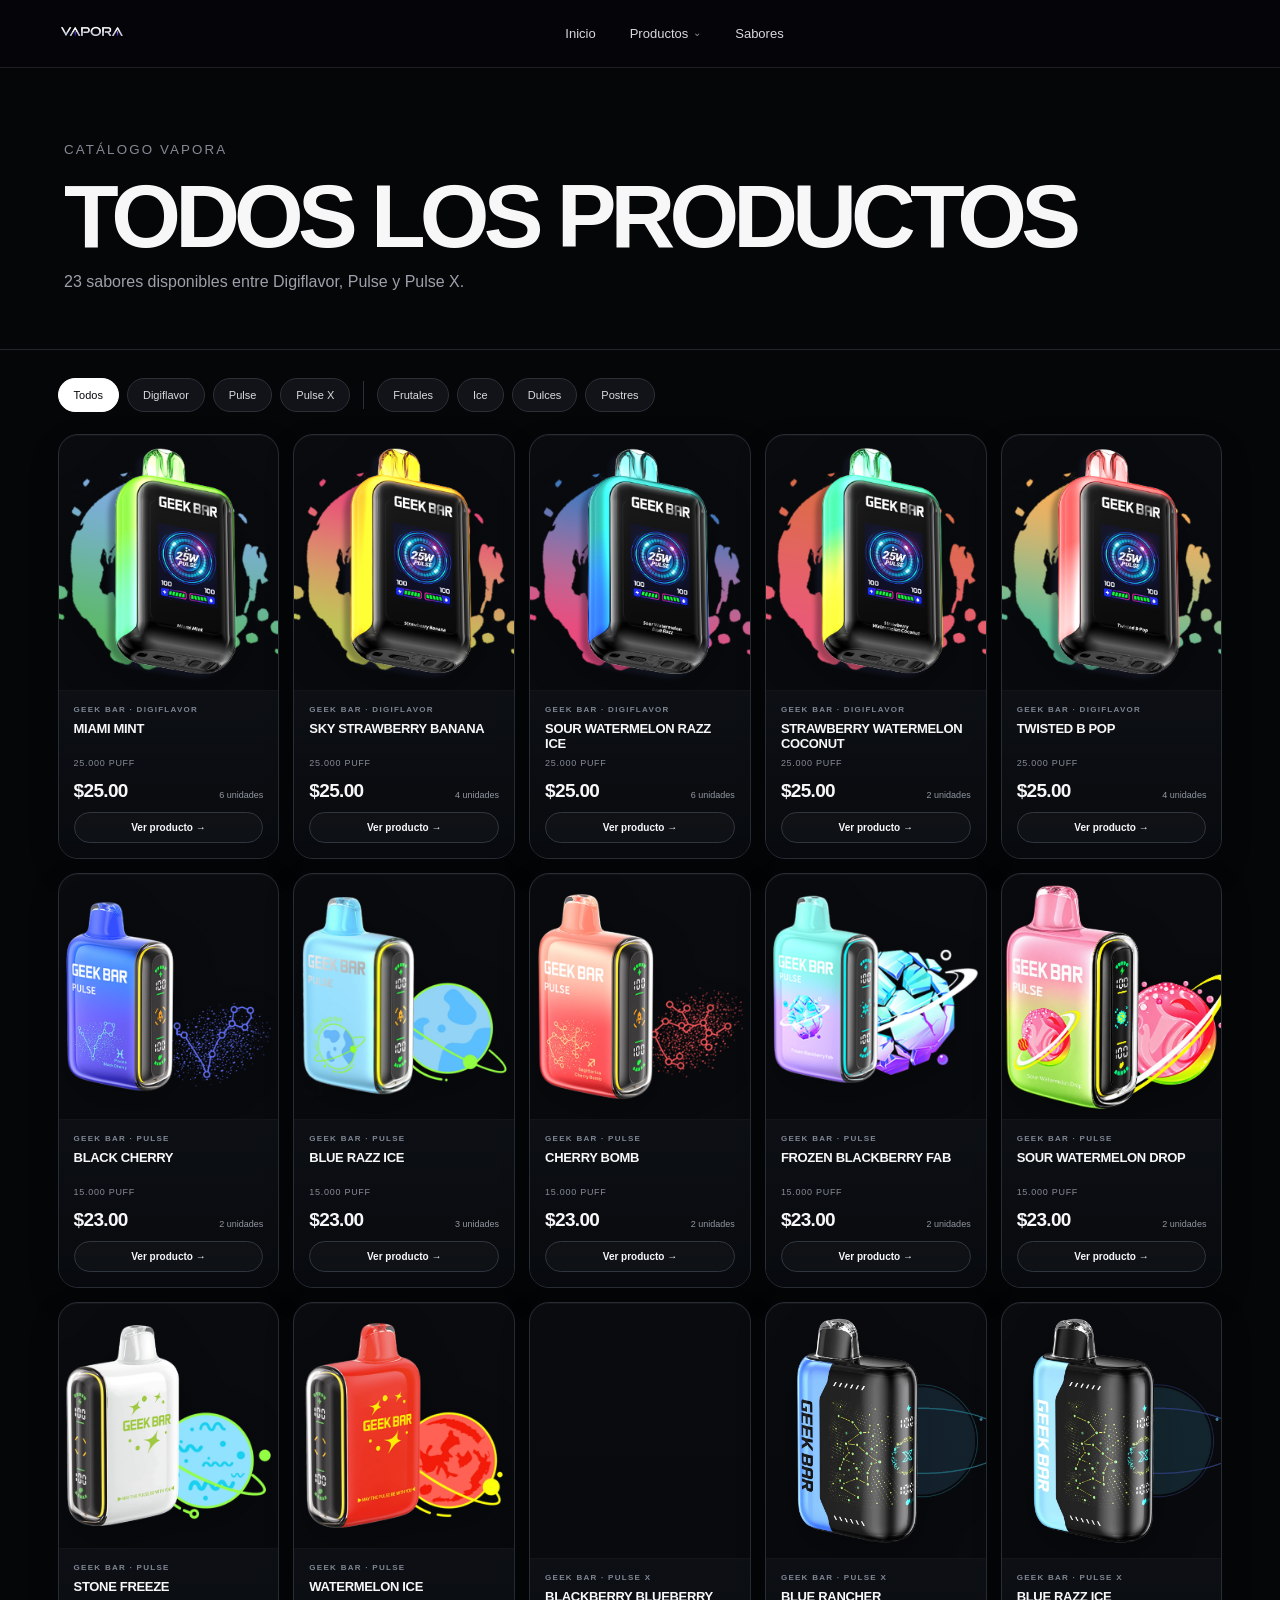
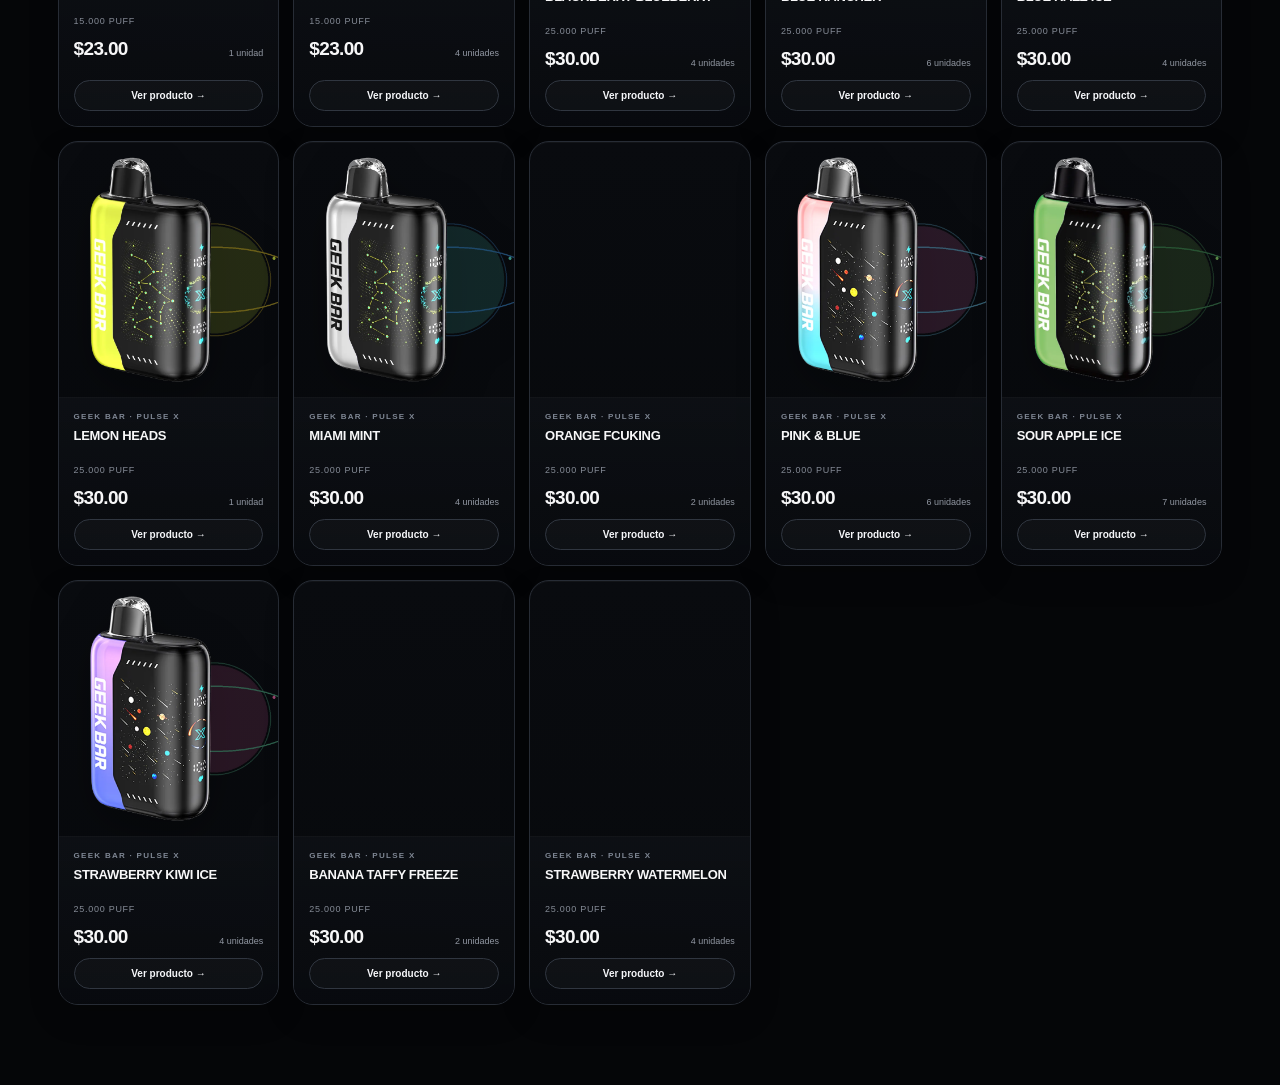
<file: productos.html>
<!doctype html><html lang="es"><head>
<meta charset="utf-8"><meta name="viewport" content="width=device-width,initial-scale=1">
<title>Todos los productos | VAPORA</title><link rel="icon" type="image/png" href="favicon.png">
<style>
*{box-sizing:border-box}body{margin:0;background:#050608;color:#f7f7f8;font-family:Arial,Helvetica,sans-serif}a{color:inherit;text-decoration:none}
header{height:68px;position:sticky;top:0;z-index:20;display:flex;align-items:center;justify-content:space-between;padding:0 4.5vw;background:rgba(6,7,10,.70);border-bottom:1px solid rgba(255,255,255,.1);-webkit-backdrop-filter:blur(8px);backdrop-filter:blur(8px)}.logo{height:23px}nav{display:flex;gap:34px;font-size:13px;color:#d8d9df}
.hero{padding:72px 5vw 42px;border-bottom:1px solid #24262d}.hero small{letter-spacing:.16em;color:#858994}.hero h1{font-size:clamp(48px,7vw,96px);letter-spacing:-.065em;line-height:.9;margin:18px 0 12px}.hero p{color:#9ca0aa}
.wrap{padding:28px 4.5vw 80px}.filters{display:flex;gap:8px;flex-wrap:wrap;margin-bottom:22px}.filters button{border:1px solid #2c2f36;background:#111318;color:#d9dbe0;border-radius:999px;padding:10px 15px;cursor:pointer;font-size:11px}.filters button.active{background:white;color:#07080a;border-color:white}
.grid{display:grid;grid-template-columns:repeat(4,minmax(0,1fr));gap:14px}.pcard{background:#101216;border:1px solid #292c33;border-radius:12px;overflow:hidden}.visual{height:190px;display:grid;place-items:center;background:radial-gradient(circle,#24283a,transparent 55%),#0a0b0f}.visual span{font-size:9px;line-height:1.5;letter-spacing:.18em;color:#5e626d;text-align:center}.info{padding:16px}.info small{font-size:8px;letter-spacing:.12em;color:#747984}.info h2{font-size:16px;text-transform:uppercase;min-height:38px;margin:8px 0}.info p{font-size:9px;color:#7e828b}.bottom{display:flex;justify-content:space-between;align-items:end;margin:18px 0}.bottom strong{font-size:20px}.bottom span{font-size:9px;color:#999da5}.info>a{display:block;background:white;color:#08090b;border-radius:999px;text-align:center;padding:12px;font-size:11px;font-weight:800}

/* ===== PRODUCTOS DROPDOWN ===== */
nav .nav-products{position:relative;display:flex;align-items:center}
nav .nav-products>a{display:flex;align-items:center;gap:6px}
nav .nav-products>a::after{content:"⌄";font-size:10px;opacity:.65;transform:translateY(-1px)}
nav .products-menu{
  position:absolute;top:calc(100% + 17px);left:50%;transform:translate(-50%,8px);
  min-width:205px;padding:7px;background:rgba(10,11,15,.90);
  border:1px solid rgba(255,255,255,.11);border-radius:12px;
  box-shadow:0 18px 45px rgba(0,0,0,.35);
  -webkit-backdrop-filter:blur(18px) saturate(145%);
  backdrop-filter:blur(18px) saturate(145%);
  opacity:0;visibility:hidden;pointer-events:none;transition:.18s ease;
}
nav .nav-products:hover .products-menu,
nav .nav-products:focus-within .products-menu{
  opacity:1;visibility:visible;pointer-events:auto;transform:translate(-50%,0);
}
nav .products-menu::before{content:"";position:absolute;left:0;right:0;top:-18px;height:18px}
nav .products-menu a{
  display:block;padding:11px 12px;border-radius:8px;color:#cfd1d7!important;
  font-size:12px!important;white-space:nowrap;
}
nav .products-menu a:hover{background:rgba(255,255,255,.075);color:#fff!important}
nav .products-menu .all-products{color:#fff!important;font-weight:700}
nav .products-menu .divider{height:1px;background:rgba(255,255,255,.09);margin:5px 7px}
@media(max-width:760px){nav .products-menu{display:none}}

@media(max-width:1050px){.grid{grid-template-columns:repeat(3,1fr)}}@media(max-width:760px){nav{display:none}.grid{grid-template-columns:repeat(2,1fr)}}@media(max-width:480px){.grid{grid-template-columns:1fr}}

/* ===== FIX DROPDOWN + LIQUID GLASS ===== */
header{
  z-index:9999 !important;
  overflow:visible !important;
  isolation:isolate;
}
header nav{
  position:relative;
  z-index:10001 !important;
  overflow:visible !important;
}
header .nav-products{
  position:relative !important;
  z-index:10002 !important;
  overflow:visible !important;
}
header .products-menu{
  z-index:10050 !important;
  overflow:hidden !important;

  /* Liquid Glass: claro, poco blur, borde tipo lente */
  background:
    linear-gradient(180deg,
      rgba(18,19,25,.30) 0%,
      rgba(7,8,12,.20) 100%) !important;
  border:1px solid rgba(255,255,255,.16) !important;

  -webkit-backdrop-filter:
    blur(5px)
    saturate(135%)
    contrast(105%)
    brightness(103%) !important;
  backdrop-filter:
    blur(5px)
    saturate(135%)
    contrast(105%)
    brightness(103%) !important;

  box-shadow:
    0 18px 42px rgba(0,0,0,.30),
    inset 0 1px 0 rgba(255,255,255,.18),
    inset 0 -1px 0 rgba(255,255,255,.055) !important;
}

/* reflejo superior del cristal */
header .products-menu::after{
  content:"";
  position:absolute;
  inset:0;
  pointer-events:none;
  border-radius:inherit;
  background:
    linear-gradient(180deg,
      rgba(255,255,255,.13) 0,
      rgba(255,255,255,.035) 1px,
      transparent 13%,
      transparent 80%,
      rgba(255,255,255,.035) 100%);
  box-shadow:
    inset 0 1px 0 rgba(255,255,255,.10),
    inset 0 -1px 0 rgba(255,255,255,.04);
}

/* links por encima del reflejo */
header .products-menu a,
header .products-menu .divider{
  position:relative;
  z-index:2;
}
header .products-menu a:hover{
  background:
    linear-gradient(180deg,
      rgba(255,255,255,.105),
      rgba(255,255,255,.055)) !important;
  box-shadow:inset 0 1px 0 rgba(255,255,255,.08);
}

/* El contenido nunca debe competir con el menú */
.hero,
main,
.content,
.community-strip,
.flavor-explorer{
  position:relative;
  z-index:1;
}


/* ===== FIX PUENTE DE HOVER DEL DROPDOWN ===== */
/* Crea una zona invisible entre "Productos" y el panel para que
   el cursor pueda bajar sin perder el estado :hover. */
header .nav-products::before{
  content:"";
  position:absolute;
  top:100%;
  left:50%;
  transform:translateX(-50%);
  width:235px;
  height:24px;
  background:transparent;
  pointer-events:auto;
  z-index:10049;
}

/* Acercamos ligeramente el panel al enlace. */
header .nav-products .products-menu{
  top:calc(100% + 10px) !important;
}

/* Mantener abierto tanto al pasar por el enlace como por el puente/panel. */
header .nav-products:hover .products-menu,
header .nav-products:focus-within .products-menu,
header .nav-products .products-menu:hover{
  opacity:1 !important;
  visibility:visible !important;
  pointer-events:auto !important;
  transform:translate(-50%,0) !important;
}


/* ===== DROPDOWN HOVER FIX V2 ===== */
/* Sin hueco físico: el panel empieza exactamente donde termina Productos. */
header .nav-products{
  position:relative !important;
  padding:18px 0 !important;
  margin:-18px 0 !important;
}

header .nav-products .products-menu{
  top:100% !important;
  margin-top:0 !important;
}

/* Zona de tolerancia adicional, ahora dentro del mismo área continua. */
header .nav-products::before{
  content:"" !important;
  position:absolute !important;
  top:100% !important;
  left:-55px !important;
  width:calc(100% + 110px) !important;
  height:16px !important;
  transform:none !important;
  background:transparent !important;
  pointer-events:auto !important;
}

/* El menú no se cierra mientras el cursor esté en cualquier parte
   del bloque Productos + desplegable. */
header .nav-products:hover > .products-menu,
header .nav-products:focus-within > .products-menu,
header .nav-products > .products-menu:hover{
  opacity:1 !important;
  visibility:visible !important;
  pointer-events:auto !important;
  transform:translate(-50%,0) !important;
}

.filter-separator{width:1px;height:28px;background:#2c2f36;margin:3px 5px}
.filters button[data-category-filter].active{background:white;color:#07080a;border-color:white}
@media(max-width:700px){.filter-separator{display:none}}

.visual{height:250px!important;overflow:hidden!important;padding:12px!important}
.visual img{
 width:100%!important;height:100%!important;object-fit:contain!important;
 display:block!important;filter:drop-shadow(0 14px 22px rgba(0,0,0,.35))
}
@media(max-width:900px){.visual{height:230px!important}}
@media(max-width:560px){.visual{height:215px!important}}

/* ===== DROPDOWN VAPORA: ESTRUCTURA CANÓNICA ===== */
header{overflow:visible!important;z-index:9999!important}
header nav{overflow:visible!important}
header .nav-products{
 position:relative!important;display:inline-flex!important;align-items:center!important;
 padding:18px 0!important;margin:-18px 0!important;overflow:visible!important
}
header .nav-products>a:first-child{display:inline-flex!important;align-items:center!important;gap:5px!important}
header .nav-products>a:first-child::after{content:"⌄";font-size:10px;opacity:.65}
header .nav-products .products-menu{
 position:absolute!important;top:100%!important;left:50%!important;margin-top:0!important;
 min-width:225px!important;display:flex!important;flex-direction:column!important;
 opacity:0!important;visibility:hidden!important;pointer-events:none!important;
 transform:translate(-50%,8px)!important;z-index:10050!important
}
header .nav-products::before{
 content:""!important;position:absolute!important;top:100%!important;left:-55px!important;
 width:calc(100% + 110px)!important;height:16px!important;background:transparent!important;
 pointer-events:auto!important
}
header .nav-products:hover>.products-menu,
header .nav-products:focus-within>.products-menu,
header .nav-products>.products-menu:hover{
 opacity:1!important;visibility:visible!important;pointer-events:auto!important;
 transform:translate(-50%,0)!important
}
header .products-menu>a{display:block!important;width:100%!important}


/* ===== TARJETAS PREMIUM VAPORA ===== */
.grid{display:grid;grid-template-columns:repeat(4,minmax(0,1fr));gap:16px;align-items:stretch}
.pcard{--accent:#a9b5cb;--accent-rgb:169,181,203;position:relative;display:flex;flex-direction:column;min-width:0;overflow:hidden;border-radius:20px;border:1px solid rgba(var(--accent-rgb),.36);background:radial-gradient(circle at 50% 16%,rgba(var(--accent-rgb),.105),transparent 37%),linear-gradient(180deg,#090b0f,#07090c);box-shadow:0 18px 42px rgba(0,0,0,.25),inset 0 1px 0 rgba(255,255,255,.045);transition:transform .24s ease,border-color .24s ease,box-shadow .24s ease}
.pcard::before{content:"";position:absolute;z-index:3;left:14%;right:14%;top:-1px;height:1px;background:linear-gradient(90deg,transparent,var(--accent),transparent);opacity:.78;pointer-events:none}
.pcard:hover{transform:translateY(-5px);border-color:rgba(var(--accent-rgb),.72);box-shadow:0 22px 54px rgba(0,0,0,.34),0 0 28px rgba(var(--accent-rgb),.10),inset 0 1px 0 rgba(255,255,255,.065)}
.visual{position:relative;height:265px!important;padding:10px 12px 0!important;display:grid!important;place-items:center!important;overflow:hidden!important;background:radial-gradient(circle at 50% 46%,rgba(var(--accent-rgb),.14),transparent 40%),transparent!important}
.visual::after{content:"";position:absolute;left:12%;right:12%;bottom:0;height:1px;background:linear-gradient(90deg,transparent,rgba(var(--accent-rgb),.28),transparent)}
.visual img{position:relative;z-index:1;width:100%!important;height:100%!important;object-fit:contain!important;display:block!important;transform:scale(1.035);filter:drop-shadow(0 18px 24px rgba(0,0,0,.38)) drop-shadow(0 0 12px rgba(var(--accent-rgb),.07))!important;transition:transform .28s ease,filter .28s ease}
.pcard:hover .visual img{transform:scale(1.065);filter:drop-shadow(0 20px 28px rgba(0,0,0,.42)) drop-shadow(0 0 17px rgba(var(--accent-rgb),.13))!important}
.info{position:relative;z-index:2;flex:1;display:flex;flex-direction:column;padding:17px 18px 18px;background:linear-gradient(180deg,rgba(14,17,22,.78),rgba(8,10,14,.96));border-top:1px solid rgba(255,255,255,.045)}
.info small{font-size:8px;letter-spacing:.16em;color:rgba(var(--accent-rgb),.78);font-weight:700}
.info h2{min-height:42px;margin:9px 0 4px;font-size:15px;line-height:1.18;letter-spacing:-.025em;text-transform:uppercase}
.info p{margin:0;font-size:9px;letter-spacing:.08em;color:#858b96}
.bottom{display:flex;justify-content:space-between;align-items:flex-end;gap:12px;margin:17px 0 15px}.bottom strong{font-size:21px;line-height:1;letter-spacing:-.035em}.bottom span{font-size:9px;color:#9197a2;text-align:right}
.info>a{margin-top:auto;display:block;padding:11px 14px;border-radius:999px;border:1px solid rgba(var(--accent-rgb),.24);background:rgba(var(--accent-rgb),.075);color:#f6f7fa;text-align:center;font-size:10px;font-weight:800;transition:.2s ease}
.info>a:hover{border-color:rgba(var(--accent-rgb),.58);background:rgba(var(--accent-rgb),.15);box-shadow:0 0 20px rgba(var(--accent-rgb),.09)}
.pcard[data-accent="mint"]{--accent:#65f0b0;--accent-rgb:101,240,176}.pcard[data-accent="yellow"]{--accent:#ffd85a;--accent-rgb:255,216,90}.pcard[data-accent="cyan"]{--accent:#65e7ef;--accent-rgb:101,231,239}.pcard[data-accent="lime"]{--accent:#b8f15c;--accent-rgb:184,241,92}.pcard[data-accent="coral"]{--accent:#ff777c;--accent-rgb:255,119,124}.pcard[data-accent="cherry"]{--accent:#e85b82;--accent-rgb:232,91,130}.pcard[data-accent="blue"]{--accent:#68a7ff;--accent-rgb:104,167,255}.pcard[data-accent="red"]{--accent:#ff656b;--accent-rgb:255,101,107}.pcard[data-accent="purple"]{--accent:#a982ff;--accent-rgb:169,130,255}.pcard[data-accent="watermelon"]{--accent:#ff7b70;--accent-rgb:255,123,112}.pcard[data-accent="ice"]{--accent:#9bdff5;--accent-rgb:155,223,245}.pcard[data-accent="berry"]{--accent:#8f7cff;--accent-rgb:143,124,255}.pcard[data-accent="rancher"]{--accent:#4fc7ff;--accent-rgb:79,199,255}.pcard[data-accent="lemon"]{--accent:#ffe064;--accent-rgb:255,224,100}.pcard[data-accent="orange"]{--accent:#ff9a54;--accent-rgb:255,154,84}.pcard[data-accent="pinkblue"]{--accent:#df83e9;--accent-rgb:223,131,233}.pcard[data-accent="apple"]{--accent:#8ce36d;--accent-rgb:140,227,109}.pcard[data-accent="kiwi"]{--accent:#7fdf9a;--accent-rgb:127,223,154}.pcard[data-accent="banana"]{--accent:#f6cf69;--accent-rgb:246,207,105}
@media(max-width:1050px){.grid{grid-template-columns:repeat(3,minmax(0,1fr))}}@media(max-width:760px){.grid{grid-template-columns:repeat(2,minmax(0,1fr));gap:12px}.visual{height:235px!important}}@media(max-width:480px){.grid{grid-template-columns:1fr}.visual{height:270px!important}.pcard{border-radius:18px}}


/* ===== VAPORA: TARJETAS COMPACTAS + ACENTO SOLO HOVER ===== */
.grid{grid-template-columns:repeat(5,minmax(0,1fr))!important;gap:14px!important}
.pcard{
  border-color:#272c35!important;
  background:linear-gradient(180deg,#090b0f,#07090c)!important;
  box-shadow:0 12px 30px rgba(0,0,0,.20),inset 0 1px 0 rgba(255,255,255,.035)!important;
}
.pcard::before{opacity:0!important;transition:opacity .22s ease!important}
.visual{height:205px!important;padding:7px 9px 0!important;background:transparent!important}
.visual::after{opacity:0!important;transition:opacity .22s ease!important}
.visual img{transform:scale(.98)!important;filter:drop-shadow(0 14px 20px rgba(0,0,0,.34))!important}
.info{padding:14px 15px 15px!important}
.info small{color:#7f8794!important}
.info h2{min-height:34px!important;margin:7px 0 3px!important;font-size:13px!important}
.bottom{margin:13px 0 12px!important}.bottom strong{font-size:19px!important}
.info>a{padding:9px 12px!important;border-color:#303640!important;background:rgba(255,255,255,.025)!important}

.pcard:hover{
  transform:translateY(-4px)!important;
  border-color:rgba(var(--accent-rgb),.78)!important;
  background:radial-gradient(circle at 50% 18%,rgba(var(--accent-rgb),.09),transparent 38%),linear-gradient(180deg,#090b0f,#07090c)!important;
  box-shadow:0 18px 42px rgba(0,0,0,.30),0 0 24px rgba(var(--accent-rgb),.12),inset 0 1px 0 rgba(255,255,255,.05)!important;
}
.pcard:hover::before{opacity:.82!important}
.pcard:hover .visual{background:radial-gradient(circle at 50% 48%,rgba(var(--accent-rgb),.10),transparent 42%)!important}
.pcard:hover .visual::after{opacity:1!important}
.pcard:hover .visual img{transform:scale(1.015)!important;filter:drop-shadow(0 16px 23px rgba(0,0,0,.38)) drop-shadow(0 0 12px rgba(var(--accent-rgb),.10))!important}
.pcard:hover .info small{color:rgba(var(--accent-rgb),.88)!important}
.pcard:hover .info>a{border-color:rgba(var(--accent-rgb),.46)!important;background:rgba(var(--accent-rgb),.09)!important}

@media(max-width:1200px){.grid{grid-template-columns:repeat(4,minmax(0,1fr))!important}}
@media(max-width:900px){.grid{grid-template-columns:repeat(3,minmax(0,1fr))!important}}
@media(max-width:650px){.grid{grid-template-columns:repeat(2,minmax(0,1fr))!important;gap:11px!important}.visual{height:190px!important}}
@media(max-width:430px){.grid{grid-template-columns:1fr!important}.visual{height:225px!important}}


/* ===== AJUSTE FINAL: ENCAJE DE IMÁGENES COMO EN SUBMARCAS ===== */
.visual{
  padding:0 !important;
  overflow:hidden !important;
  place-items:stretch !important;
}
.visual img{
  width:100% !important;
  height:100% !important;
  max-width:none !important;
  object-fit:cover !important;
  object-position:center center !important;
  transform:none !important;
  filter:drop-shadow(0 14px 20px rgba(0,0,0,.30)) !important;
}
.pcard:hover .visual img{
  transform:scale(1.018) !important;
  filter:
    drop-shadow(0 16px 23px rgba(0,0,0,.34))
    drop-shadow(0 0 10px rgba(var(--accent-rgb),.08)) !important;
}


/* ===== ENCAJE REAL POR SUBMARCA =====
   Conserva tarjeta compacta, contenido, filtros y hover.
   Solo amplía el lienzo de producto para evitar cortes. */
.visual{
  padding:0 !important;
  overflow:hidden !important;
  place-items:stretch !important;
}

/* Base: imagen ocupa todo el lienzo sin deformarse */
.visual img{
  width:100% !important;
  height:100% !important;
  max-width:none !important;
  object-fit:cover !important;
  transform:none !important;
}

/* DIGIFLAVOR: artwork vertical, necesita más alto */
.pcard[data-model="digiflavor"] .visual{
  height:255px !important;
}
.pcard[data-model="digiflavor"] .visual img{
  object-position:center center !important;
}

/* PULSE: dispositivo + planeta/gráfico lateral */
.pcard[data-model="pulse"] .visual{
  height:245px !important;
}
.pcard[data-model="pulse"] .visual img{
  object-position:center center !important;
}

/* PULSE X: cuerpo más alto y gráficos laterales */
.pcard[data-model="pulse-x"] .visual{
  height:255px !important;
}
.pcard[data-model="pulse-x"] .visual img{
  object-position:center center !important;
}

/* Hover conserva el color, sin volver a recortar el producto */
.pcard:hover .visual img{
  transform:scale(1.008) !important;
}

/* Ajuste responsive manteniendo proporción útil */
@media(max-width:900px){
  .pcard[data-model="digiflavor"] .visual{height:245px !important}
  .pcard[data-model="pulse"] .visual{height:235px !important}
  .pcard[data-model="pulse-x"] .visual{height:245px !important}
}
@media(max-width:650px){
  .pcard[data-model="digiflavor"] .visual,
  .pcard[data-model="pulse"] .visual,
  .pcard[data-model="pulse-x"] .visual{height:235px !important}
}
@media(max-width:430px){
  .pcard[data-model="digiflavor"] .visual,
  .pcard[data-model="pulse"] .visual,
  .pcard[data-model="pulse-x"] .visual{height:285px !important}
}

</style></head><body>
<header><a href="index.html"><img class="logo" src="LOGO.png" alt="VAPORA"></a>
<nav>
<a href="index.html">Inicio</a>
<div class="nav-products">
  <a href="productos.html">Productos</a>
  <div class="products-menu">
    <a class="all-products" href="productos.html">Todos los productos</a>
    <div class="divider"></div>
    <a href="digiflavor/">Digiflavor</a>
    <a href="pulse/">Geek Bar Pulse</a>
    <a href="pulse-x/">Geek Bar Pulse X</a>
  </div>
</div>
<a href="index.html#sabores">Sabores</a>
</nav>
<div></div></header>
<section class="hero"><small>CATÁLOGO VAPORA</small><h1>TODOS LOS PRODUCTOS</h1><p>23 sabores disponibles entre Digiflavor, Pulse y Pulse X.</p></section>
<main class="wrap"><div class="filters">
<button class="active" data-filter="all">Todos</button><button data-filter="digiflavor">Digiflavor</button><button data-filter="pulse">Pulse</button><button data-filter="pulse-x">Pulse X</button><span class="filter-separator"></span><button data-category-filter="frutales">Frutales</button><button data-category-filter="ice">Ice</button><button data-category-filter="dulces">Dulces</button><button data-category-filter="postres">Postres</button>
</div><div class="grid"><article class="pcard" data-accent="mint" data-categories="ice" data-model="digiflavor">
<div class="visual"><img src="digiflavor/MiamiMint.png" alt="Miami Mint" loading="lazy" decoding="async"></div>
<div class="info"><small>GEEK BAR · DIGIFLAVOR</small>
<h2>Miami Mint</h2><p>25.000 PUFF</p>
<div class="bottom"><strong>$25.00</strong><span>6 unidades</span></div>
<a href="digiflavor/">Ver producto →</a></div></article><article class="pcard" data-accent="yellow" data-categories="frutales dulces postres" data-model="digiflavor">
<div class="visual"><img src="digiflavor/StrawberryBanana.png" alt="Sky Strawberry Banana" loading="lazy" decoding="async"></div>
<div class="info"><small>GEEK BAR · DIGIFLAVOR</small>
<h2>Sky Strawberry Banana</h2><p>25.000 PUFF</p>
<div class="bottom"><strong>$25.00</strong><span>4 unidades</span></div>
<a href="digiflavor/">Ver producto →</a></div></article><article class="pcard" data-accent="cyan" data-categories="frutales ice" data-model="digiflavor">
<div class="visual"><img src="digiflavor/SourWatermelonBlueRazz.png" alt="Sour Watermelon Razz Ice" loading="lazy" decoding="async"></div>
<div class="info"><small>GEEK BAR · DIGIFLAVOR</small>
<h2>Sour Watermelon Razz Ice</h2><p>25.000 PUFF</p>
<div class="bottom"><strong>$25.00</strong><span>6 unidades</span></div>
<a href="digiflavor/">Ver producto →</a></div></article><article class="pcard" data-accent="lime" data-categories="frutales dulces" data-model="digiflavor">
<div class="visual"><img src="digiflavor/StrawberryWatermelonCoconut.png" alt="Strawberry Watermelon Coconut" loading="lazy" decoding="async"></div>
<div class="info"><small>GEEK BAR · DIGIFLAVOR</small>
<h2>Strawberry Watermelon Coconut</h2><p>25.000 PUFF</p>
<div class="bottom"><strong>$25.00</strong><span>2 unidades</span></div>
<a href="digiflavor/">Ver producto →</a></div></article><article class="pcard" data-accent="coral" data-categories="dulces" data-model="digiflavor">
<div class="visual"><img src="digiflavor/TwistedB-Pop.png" alt="Twisted B Pop" loading="lazy" decoding="async"></div>
<div class="info"><small>GEEK BAR · DIGIFLAVOR</small>
<h2>Twisted B Pop</h2><p>25.000 PUFF</p>
<div class="bottom"><strong>$25.00</strong><span>4 unidades</span></div>
<a href="digiflavor/">Ver producto →</a></div></article><article class="pcard" data-accent="cherry" data-categories="frutales dulces" data-model="pulse">
<div class="visual"><img src="pulse/BlackCherry.webp" alt="Black Cherry" loading="lazy" decoding="async"></div>
<div class="info"><small>GEEK BAR · PULSE</small>
<h2>Black Cherry</h2><p>15.000 PUFF</p>
<div class="bottom"><strong>$23.00</strong><span>2 unidades</span></div>
<a href="pulse/">Ver producto →</a></div></article><article class="pcard" data-accent="blue" data-categories="frutales ice" data-model="pulse">
<div class="visual"><img src="pulse/BlueRazzIce.webp" alt="Blue Razz Ice" loading="lazy" decoding="async"></div>
<div class="info"><small>GEEK BAR · PULSE</small>
<h2>Blue Razz Ice</h2><p>15.000 PUFF</p>
<div class="bottom"><strong>$23.00</strong><span>3 unidades</span></div>
<a href="pulse/">Ver producto →</a></div></article><article class="pcard" data-accent="red" data-categories="frutales dulces" data-model="pulse">
<div class="visual"><img src="pulse/CherryBomb.webp" alt="Cherry Bomb" loading="lazy" decoding="async"></div>
<div class="info"><small>GEEK BAR · PULSE</small>
<h2>Cherry Bomb</h2><p>15.000 PUFF</p>
<div class="bottom"><strong>$23.00</strong><span>2 unidades</span></div>
<a href="pulse/">Ver producto →</a></div></article><article class="pcard" data-accent="purple" data-categories="frutales ice" data-model="pulse">
<div class="visual"><img src="pulse/FrozenBlackberryFab.webp" alt="Frozen Blackberry Fab" loading="lazy" decoding="async"></div>
<div class="info"><small>GEEK BAR · PULSE</small>
<h2>Frozen Blackberry Fab</h2><p>15.000 PUFF</p>
<div class="bottom"><strong>$23.00</strong><span>2 unidades</span></div>
<a href="pulse/">Ver producto →</a></div></article><article class="pcard" data-accent="watermelon" data-categories="frutales dulces" data-model="pulse">
<div class="visual"><img src="pulse/SourWatermelonDrop.webp" alt="Sour Watermelon Drop" loading="lazy" decoding="async"></div>
<div class="info"><small>GEEK BAR · PULSE</small>
<h2>Sour Watermelon Drop</h2><p>15.000 PUFF</p>
<div class="bottom"><strong>$23.00</strong><span>2 unidades</span></div>
<a href="pulse/">Ver producto →</a></div></article><article class="pcard" data-accent="ice" data-categories="ice" data-model="pulse">
<div class="visual"><img src="pulse/StoneFreeze.webp" alt="Stone Freeze" loading="lazy" decoding="async"></div>
<div class="info"><small>GEEK BAR · PULSE</small>
<h2>Stone Freeze</h2><p>15.000 PUFF</p>
<div class="bottom"><strong>$23.00</strong><span>1 unidad</span></div>
<a href="pulse/">Ver producto →</a></div></article><article class="pcard" data-accent="watermelon" data-categories="frutales ice" data-model="pulse">
<div class="visual"><img src="pulse/WatermelonIce.webp" alt="Watermelon Ice" loading="lazy" decoding="async"></div>
<div class="info"><small>GEEK BAR · PULSE</small>
<h2>Watermelon Ice</h2><p>15.000 PUFF</p>
<div class="bottom"><strong>$23.00</strong><span>4 unidades</span></div>
<a href="pulse/">Ver producto →</a></div></article><article class="pcard" data-accent="berry" data-categories="frutales" data-model="pulse-x">
<div class="visual"><img src="pulse-x/BlackberryBlueberry.webp" alt="Blackberry Blueberry" loading="lazy" decoding="async"></div>
<div class="info"><small>GEEK BAR · PULSE X</small>
<h2>Blackberry Blueberry</h2><p>25.000 PUFF</p>
<div class="bottom"><strong>$30.00</strong><span>4 unidades</span></div>
<a href="pulse-x/">Ver producto →</a></div></article><article class="pcard" data-accent="rancher" data-categories="frutales dulces" data-model="pulse-x">
<div class="visual"><img src="pulse-x/BlueRancher.webp" alt="Blue Rancher" loading="lazy" decoding="async"></div>
<div class="info"><small>GEEK BAR · PULSE X</small>
<h2>Blue Rancher</h2><p>25.000 PUFF</p>
<div class="bottom"><strong>$30.00</strong><span>6 unidades</span></div>
<a href="pulse-x/">Ver producto →</a></div></article><article class="pcard" data-accent="blue" data-categories="frutales ice" data-model="pulse-x">
<div class="visual"><img src="pulse-x/BlueRazzIce.webp" alt="Blue Razz Ice" loading="lazy" decoding="async"></div>
<div class="info"><small>GEEK BAR · PULSE X</small>
<h2>Blue Razz Ice</h2><p>25.000 PUFF</p>
<div class="bottom"><strong>$30.00</strong><span>4 unidades</span></div>
<a href="pulse-x/">Ver producto →</a></div></article><article class="pcard" data-accent="lemon" data-categories="frutales dulces" data-model="pulse-x">
<div class="visual"><img src="pulse-x/LemonHeads.webp" alt="Lemon Heads" loading="lazy" decoding="async"></div>
<div class="info"><small>GEEK BAR · PULSE X</small>
<h2>Lemon Heads</h2><p>25.000 PUFF</p>
<div class="bottom"><strong>$30.00</strong><span>1 unidad</span></div>
<a href="pulse-x/">Ver producto →</a></div></article><article class="pcard" data-accent="mint" data-categories="ice" data-model="pulse-x">
<div class="visual"><img src="pulse-x/MiamiMint.webp" alt="Miami Mint" loading="lazy" decoding="async"></div>
<div class="info"><small>GEEK BAR · PULSE X</small>
<h2>Miami Mint</h2><p>25.000 PUFF</p>
<div class="bottom"><strong>$30.00</strong><span>4 unidades</span></div>
<a href="pulse-x/">Ver producto →</a></div></article><article class="pcard" data-accent="orange" data-categories="frutales" data-model="pulse-x">
<div class="visual"><img src="pulse-x/OrangeFcukingFab.webp" alt="Orange Fcuking" loading="lazy" decoding="async"></div>
<div class="info"><small>GEEK BAR · PULSE X</small>
<h2>Orange Fcuking</h2><p>25.000 PUFF</p>
<div class="bottom"><strong>$30.00</strong><span>2 unidades</span></div>
<a href="pulse-x/">Ver producto →</a></div></article><article class="pcard" data-accent="pinkblue" data-categories="frutales dulces" data-model="pulse-x">
<div class="visual"><img src="pulse-x/PinkAndBlue.webp" alt="Pink &amp; Blue" loading="lazy" decoding="async"></div>
<div class="info"><small>GEEK BAR · PULSE X</small>
<h2>Pink &amp; Blue</h2><p>25.000 PUFF</p>
<div class="bottom"><strong>$30.00</strong><span>6 unidades</span></div>
<a href="pulse-x/">Ver producto →</a></div></article><article class="pcard" data-accent="apple" data-categories="frutales ice" data-model="pulse-x">
<div class="visual"><img src="pulse-x/SourAppleIce.webp" alt="Sour Apple Ice" loading="lazy" decoding="async"></div>
<div class="info"><small>GEEK BAR · PULSE X</small>
<h2>Sour Apple Ice</h2><p>25.000 PUFF</p>
<div class="bottom"><strong>$30.00</strong><span>7 unidades</span></div>
<a href="pulse-x/">Ver producto →</a></div></article><article class="pcard" data-accent="kiwi" data-categories="frutales ice" data-model="pulse-x">
<div class="visual"><img src="pulse-x/StrawberryKiwiIce.webp" alt="Strawberry Kiwi Ice" loading="lazy" decoding="async"></div>
<div class="info"><small>GEEK BAR · PULSE X</small>
<h2>Strawberry Kiwi Ice</h2><p>25.000 PUFF</p>
<div class="bottom"><strong>$30.00</strong><span>4 unidades</span></div>
<a href="pulse-x/">Ver producto →</a></div></article><article class="pcard" data-accent="banana" data-categories="dulces postres ice" data-model="pulse-x">
<div class="visual"><img src="pulse-x/BananaTaffyFreeze.webp" alt="Banana Taffy Freeze" loading="lazy" decoding="async"></div>
<div class="info"><small>GEEK BAR · PULSE X</small>
<h2>Banana Taffy Freeze</h2><p>25.000 PUFF</p>
<div class="bottom"><strong>$30.00</strong><span>2 unidades</span></div>
<a href="pulse-x/">Ver producto →</a></div></article><article class="pcard" data-accent="watermelon" data-categories="frutales dulces" data-model="pulse-x">
<div class="visual"><img src="pulse-x/StrawberryWatermelon.webp" alt="Strawberry Watermelon" loading="lazy" decoding="async"></div>
<div class="info"><small>GEEK BAR · PULSE X</small>
<h2>Strawberry Watermelon</h2><p>25.000 PUFF</p>
<div class="bottom"><strong>$30.00</strong><span>4 unidades</span></div>
<a href="pulse-x/">Ver producto →</a></div></article></div></main>
<script>
const modelButtons=[...document.querySelectorAll("[data-filter]")];
const categoryButtons=[...document.querySelectorAll("[data-category-filter]")];
const cards=[...document.querySelectorAll(".pcard")];
function showModel(f){
 modelButtons.forEach(b=>b.classList.toggle("active",b.dataset.filter===f));
 categoryButtons.forEach(b=>b.classList.remove("active"));
 cards.forEach(c=>c.style.display=(f==="all"||c.dataset.model===f)?"":"none");
}
function showCategory(cat){
 modelButtons.forEach(b=>b.classList.remove("active"));
 categoryButtons.forEach(b=>b.classList.toggle("active",b.dataset.categoryFilter===cat));
 cards.forEach(c=>c.style.display=(c.dataset.categories||"").split(/\\s+/).includes(cat)?"":"none");
}
modelButtons.forEach(b=>b.onclick=()=>showModel(b.dataset.filter));
categoryButtons.forEach(b=>b.onclick=()=>showCategory(b.dataset.categoryFilter));
const cat=(new URLSearchParams(location.search).get("categoria")||"").toLowerCase();
if(["frutales","ice","dulces","postres"].includes(cat)) showCategory(cat); else showModel("all");
</script></body></html>
</file>
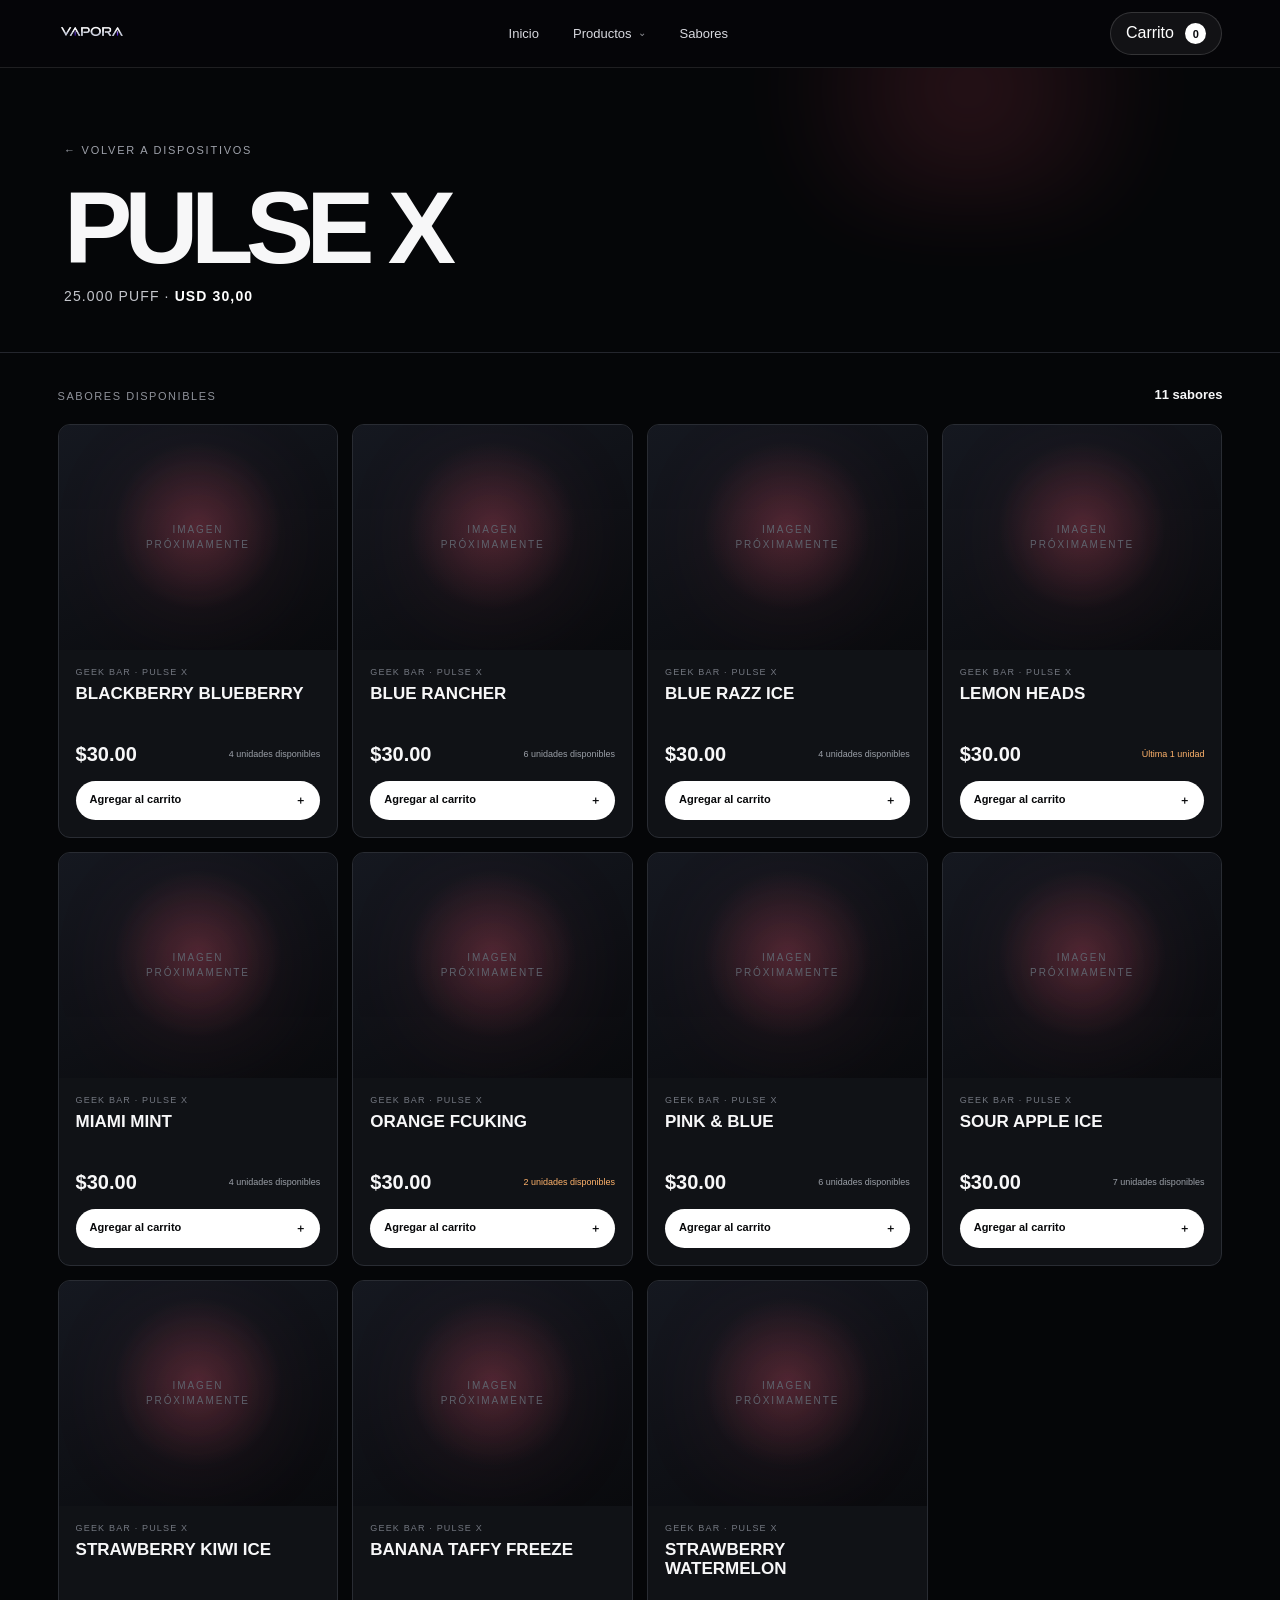
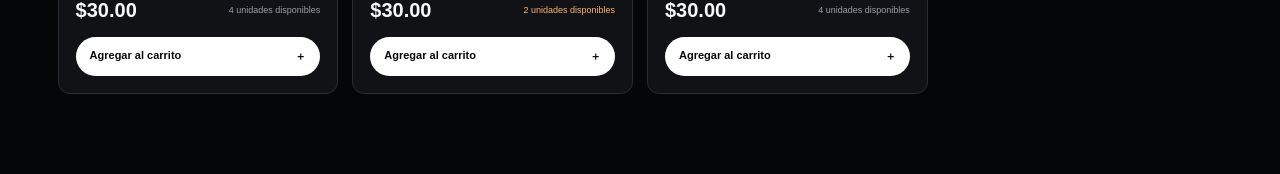
<file: pulse-x.html>
<!doctype html>
<html lang="es">
<head>
<meta charset="utf-8">
<meta name="viewport" content="width=device-width,initial-scale=1">
<title>PULSE X | VAPORA</title>
<link rel="icon" type="image/png" href="favicon.png">
<style>
*{box-sizing:border-box} html{scroll-behavior:smooth} body{margin:0;background:#050608;color:#f7f7f8;font-family:Arial,Helvetica,sans-serif}
a{color:inherit;text-decoration:none} button{font:inherit}
header{height:68px;position:sticky;top:0;z-index:20;display:flex;align-items:center;justify-content:space-between;padding:0 4.5vw;background:rgba(6,7,10,.68);border-bottom:1px solid rgba(255,255,255,.10);backdrop-filter:blur(8px) saturate(130%);-webkit-backdrop-filter:blur(8px) saturate(130%)}
.logo{height:23px;width:auto} nav{display:flex;gap:34px;font-size:13px;color:#d8d9df} nav a:hover{color:white}
.cart-button{border:1px solid rgba(255,255,255,.14);background:rgba(255,255,255,.055);color:white;border-radius:999px;padding:10px 15px;cursor:pointer}
.cart-count{display:inline-grid;place-items:center;margin-left:7px;background:white;color:#08090c;border-radius:50%;width:21px;height:21px;font-size:11px;font-weight:800}
.hero{padding:72px 5vw 48px;border-bottom:1px solid #24262d;position:relative;overflow:hidden}
.hero:before{content:"";position:absolute;width:520px;height:260px;right:4vw;top:-110px;background:radial-gradient(circle,#ff5c7955 0%,transparent 68%);filter:blur(35px);opacity:.45;pointer-events:none}
.back{font-size:11px;letter-spacing:.16em;color:#9ea1aa;text-transform:uppercase} .hero h1{font-size:clamp(52px,8vw,116px);letter-spacing:-.075em;line-height:.82;margin:28px 0 18px;font-weight:900}
.hero p{margin:0;color:#c4c6cc;font-size:14px;letter-spacing:.08em} .hero p b{color:white}
.catalog{padding:34px 4.5vw 80px} .catalog-head{display:flex;justify-content:space-between;align-items:end;margin-bottom:22px}
.catalog-head p{margin:0;color:#8f929a;font-size:11px;letter-spacing:.14em;text-transform:uppercase} .catalog-head strong{font-size:13px}
.grid{display:grid;grid-template-columns:repeat(4,minmax(0,1fr));gap:14px}
.product-card{background:#101216;border:1px solid #292c33;border-radius:12px;overflow:hidden;min-width:0;transition:transform .2s,border-color .2s}
.product-card:hover{transform:translateY(-3px);border-color:#424650}
.product-visual{height:225px;position:relative;display:grid;place-items:center;background:radial-gradient(circle at 50% 45%,color-mix(in srgb,#ff5c79 22%,transparent),transparent 45%),linear-gradient(155deg,#151820,#090a0d);overflow:hidden}
.visual-orb{position:absolute;width:105px;height:105px;border-radius:50%;background:#ff5c79;filter:blur(55px);opacity:.18}
.product-visual span{position:relative;text-align:center;font-size:10px;line-height:1.55;letter-spacing:.19em;color:#5e626c}
.product-info{padding:17px} .eyebrow{font-size:9px;letter-spacing:.13em;color:#737780;margin:0 0 8px}
.product-info h2{font-size:17px;line-height:1.1;margin:0 0 20px;min-height:38px;text-transform:uppercase}
.meta{display:flex;justify-content:space-between;gap:10px;align-items:center;margin-bottom:15px} .meta strong{font-size:20px}
.stock{font-size:9px;color:#9ba0a8;text-align:right} .stock.low{color:#ffb36b}
.add{width:100%;border:0;border-radius:999px;background:white;color:#07080a;padding:12px 14px;font-size:11px;font-weight:800;display:flex;justify-content:space-between;cursor:pointer} .add:hover{opacity:.88} .add:disabled{opacity:.35;cursor:not-allowed}
.drawer-overlay{position:fixed;inset:0;background:rgba(0,0,0,.55);opacity:0;pointer-events:none;transition:.25s;z-index:39} .drawer-overlay.open{opacity:1;pointer-events:auto}
.drawer{position:fixed;right:0;top:0;height:100%;width:min(420px,92vw);background:#0b0c10;border-left:1px solid #292c33;z-index:40;transform:translateX(100%);transition:.28s;padding:22px;display:flex;flex-direction:column} .drawer.open{transform:none}
.drawer-head{display:flex;justify-content:space-between;align-items:center;border-bottom:1px solid #26282f;padding-bottom:18px} .drawer-head button{background:none;border:0;color:white;font-size:24px;cursor:pointer}
.cart-items{flex:1;overflow:auto;padding:12px 0} .cart-item{display:flex;justify-content:space-between;gap:12px;padding:14px 0;border-bottom:1px solid #202229} .cart-item strong{font-size:12px;text-transform:uppercase} .cart-item p{font-size:10px;color:#8f929a;margin:5px 0 0}
.qty{display:flex;align-items:center;gap:8px} .qty button{width:26px;height:26px;border:1px solid #30333b;background:#15171c;color:white;border-radius:50%;cursor:pointer} .qty span{font-size:12px;min-width:14px;text-align:center}
.cart-footer{border-top:1px solid #292c33;padding-top:17px} .total{display:flex;justify-content:space-between;font-size:18px;margin-bottom:13px} .checkout{width:100%;border:0;border-radius:999px;background:white;color:black;padding:14px;font-weight:800;cursor:pointer}
.notice{font-size:9px;color:#777b84;line-height:1.5;margin-top:10px}
@media(max-width:1050px){.grid{grid-template-columns:repeat(3,1fr)}}
@media(max-width:760px){nav{display:none} .hero{padding-top:48px} .grid{grid-template-columns:repeat(2,1fr)} .product-visual{height:180px}}
@media(max-width:480px){.grid{grid-template-columns:1fr} .product-visual{height:210px}}

/* ===== PRODUCTOS DROPDOWN ===== */
nav .nav-products{position:relative;display:flex;align-items:center}
nav .nav-products>a{display:flex;align-items:center;gap:6px}
nav .nav-products>a::after{content:"⌄";font-size:10px;opacity:.65;transform:translateY(-1px)}
nav .products-menu{
  position:absolute;top:calc(100% + 17px);left:50%;transform:translate(-50%,8px);
  min-width:205px;padding:7px;background:rgba(10,11,15,.90);
  border:1px solid rgba(255,255,255,.11);border-radius:12px;
  box-shadow:0 18px 45px rgba(0,0,0,.35);
  -webkit-backdrop-filter:blur(18px) saturate(145%);
  backdrop-filter:blur(18px) saturate(145%);
  opacity:0;visibility:hidden;pointer-events:none;transition:.18s ease;
}
nav .nav-products:hover .products-menu,
nav .nav-products:focus-within .products-menu{
  opacity:1;visibility:visible;pointer-events:auto;transform:translate(-50%,0);
}
nav .products-menu::before{content:"";position:absolute;left:0;right:0;top:-18px;height:18px}
nav .products-menu a{
  display:block;padding:11px 12px;border-radius:8px;color:#cfd1d7!important;
  font-size:12px!important;white-space:nowrap;
}
nav .products-menu a:hover{background:rgba(255,255,255,.075);color:#fff!important}
nav .products-menu .all-products{color:#fff!important;font-weight:700}
nav .products-menu .divider{height:1px;background:rgba(255,255,255,.09);margin:5px 7px}
@media(max-width:760px){nav .products-menu{display:none}}


/* ===== FIX DROPDOWN + LIQUID GLASS ===== */
header{
  z-index:9999 !important;
  overflow:visible !important;
  isolation:isolate;
}
header nav{
  position:relative;
  z-index:10001 !important;
  overflow:visible !important;
}
header .nav-products{
  position:relative !important;
  z-index:10002 !important;
  overflow:visible !important;
}
header .products-menu{
  z-index:10050 !important;
  overflow:hidden !important;

  /* Liquid Glass: claro, poco blur, borde tipo lente */
  background:
    linear-gradient(180deg,
      rgba(18,19,25,.30) 0%,
      rgba(7,8,12,.20) 100%) !important;
  border:1px solid rgba(255,255,255,.16) !important;

  -webkit-backdrop-filter:
    blur(5px)
    saturate(135%)
    contrast(105%)
    brightness(103%) !important;
  backdrop-filter:
    blur(5px)
    saturate(135%)
    contrast(105%)
    brightness(103%) !important;

  box-shadow:
    0 18px 42px rgba(0,0,0,.30),
    inset 0 1px 0 rgba(255,255,255,.18),
    inset 0 -1px 0 rgba(255,255,255,.055) !important;
}

/* reflejo superior del cristal */
header .products-menu::after{
  content:"";
  position:absolute;
  inset:0;
  pointer-events:none;
  border-radius:inherit;
  background:
    linear-gradient(180deg,
      rgba(255,255,255,.13) 0,
      rgba(255,255,255,.035) 1px,
      transparent 13%,
      transparent 80%,
      rgba(255,255,255,.035) 100%);
  box-shadow:
    inset 0 1px 0 rgba(255,255,255,.10),
    inset 0 -1px 0 rgba(255,255,255,.04);
}

/* links por encima del reflejo */
header .products-menu a,
header .products-menu .divider{
  position:relative;
  z-index:2;
}
header .products-menu a:hover{
  background:
    linear-gradient(180deg,
      rgba(255,255,255,.105),
      rgba(255,255,255,.055)) !important;
  box-shadow:inset 0 1px 0 rgba(255,255,255,.08);
}

/* El contenido nunca debe competir con el menú */
.hero,
main,
.content,
.community-strip,
.flavor-explorer{
  position:relative;
  z-index:1;
}


/* ===== FIX PUENTE DE HOVER DEL DROPDOWN ===== */
/* Crea una zona invisible entre "Productos" y el panel para que
   el cursor pueda bajar sin perder el estado :hover. */
header .nav-products::before{
  content:"";
  position:absolute;
  top:100%;
  left:50%;
  transform:translateX(-50%);
  width:235px;
  height:24px;
  background:transparent;
  pointer-events:auto;
  z-index:10049;
}

/* Acercamos ligeramente el panel al enlace. */
header .nav-products .products-menu{
  top:calc(100% + 10px) !important;
}

/* Mantener abierto tanto al pasar por el enlace como por el puente/panel. */
header .nav-products:hover .products-menu,
header .nav-products:focus-within .products-menu,
header .nav-products .products-menu:hover{
  opacity:1 !important;
  visibility:visible !important;
  pointer-events:auto !important;
  transform:translate(-50%,0) !important;
}


/* ===== DROPDOWN HOVER FIX V2 ===== */
/* Sin hueco físico: el panel empieza exactamente donde termina Productos. */
header .nav-products{
  position:relative !important;
  padding:18px 0 !important;
  margin:-18px 0 !important;
}

header .nav-products .products-menu{
  top:100% !important;
  margin-top:0 !important;
}

/* Zona de tolerancia adicional, ahora dentro del mismo área continua. */
header .nav-products::before{
  content:"" !important;
  position:absolute !important;
  top:100% !important;
  left:-55px !important;
  width:calc(100% + 110px) !important;
  height:16px !important;
  transform:none !important;
  background:transparent !important;
  pointer-events:auto !important;
}

/* El menú no se cierra mientras el cursor esté en cualquier parte
   del bloque Productos + desplegable. */
header .nav-products:hover > .products-menu,
header .nav-products:focus-within > .products-menu,
header .nav-products > .products-menu:hover{
  opacity:1 !important;
  visibility:visible !important;
  pointer-events:auto !important;
  transform:translate(-50%,0) !important;
}

</style>
</head>
<body>
<header>
  <a href="index.html"><img class="logo" src="LOGO.png" alt="VAPORA"></a>
  <nav><a href="index.html">Inicio</a><div class="nav-products">
<a href="productos.html">Productos</a>
<div class="products-menu">
<a class="all-products" href="productos.html">Todos los productos</a>
<div class="divider"></div>
<a href="digiflavor.html">Digiflavor</a>
<a href="pulse.html">Geek Bar Pulse</a>
<a href="pulse-x.html">Geek Bar Pulse X</a>
</div>
</div><a href="index.html#sabores">Sabores</a></nav>
  <button class="cart-button" id="cartButton">Carrito <span class="cart-count" id="cartCount">0</span></button>
</header>

<section class="hero">
  <a class="back" href="index.html#productos">← Volver a dispositivos</a>
  <h1>PULSE X</h1>
  <p>25.000 PUFF · <b>USD 30,00</b></p>
</section>

<main class="catalog">
  <div class="catalog-head">
    <p>Sabores disponibles</p>
    <strong>11 sabores</strong>
  </div>
  <div class="grid">
        <article class="product-card">
          <div class="product-visual" aria-label="Espacio reservado para imagen de Blackberry Blueberry">
            <div class="visual-orb"></div>
            <span>IMAGEN<br>PRÓXIMAMENTE</span>
          </div>
          <div class="product-info">
            <p class="eyebrow">GEEK BAR · PULSE X</p>
            <h2>Blackberry Blueberry</h2>
            <div class="meta">
              <strong>$30.00</strong>
              <span class="stock">4 unidades disponibles</span>
            </div>
            <button class="add" onclick="addToCart(105)">Agregar al carrito <span>＋</span></button>
          </div>
        </article>

        <article class="product-card">
          <div class="product-visual" aria-label="Espacio reservado para imagen de Blue Rancher">
            <div class="visual-orb"></div>
            <span>IMAGEN<br>PRÓXIMAMENTE</span>
          </div>
          <div class="product-info">
            <p class="eyebrow">GEEK BAR · PULSE X</p>
            <h2>Blue Rancher</h2>
            <div class="meta">
              <strong>$30.00</strong>
              <span class="stock">6 unidades disponibles</span>
            </div>
            <button class="add" onclick="addToCart(106)">Agregar al carrito <span>＋</span></button>
          </div>
        </article>

        <article class="product-card">
          <div class="product-visual" aria-label="Espacio reservado para imagen de Blue Razz Ice">
            <div class="visual-orb"></div>
            <span>IMAGEN<br>PRÓXIMAMENTE</span>
          </div>
          <div class="product-info">
            <p class="eyebrow">GEEK BAR · PULSE X</p>
            <h2>Blue Razz Ice</h2>
            <div class="meta">
              <strong>$30.00</strong>
              <span class="stock">4 unidades disponibles</span>
            </div>
            <button class="add" onclick="addToCart(107)">Agregar al carrito <span>＋</span></button>
          </div>
        </article>

        <article class="product-card">
          <div class="product-visual" aria-label="Espacio reservado para imagen de Lemon Heads">
            <div class="visual-orb"></div>
            <span>IMAGEN<br>PRÓXIMAMENTE</span>
          </div>
          <div class="product-info">
            <p class="eyebrow">GEEK BAR · PULSE X</p>
            <h2>Lemon Heads</h2>
            <div class="meta">
              <strong>$30.00</strong>
              <span class="stock low">Última 1 unidad</span>
            </div>
            <button class="add" onclick="addToCart(108)">Agregar al carrito <span>＋</span></button>
          </div>
        </article>

        <article class="product-card">
          <div class="product-visual" aria-label="Espacio reservado para imagen de Miami Mint">
            <div class="visual-orb"></div>
            <span>IMAGEN<br>PRÓXIMAMENTE</span>
          </div>
          <div class="product-info">
            <p class="eyebrow">GEEK BAR · PULSE X</p>
            <h2>Miami Mint</h2>
            <div class="meta">
              <strong>$30.00</strong>
              <span class="stock">4 unidades disponibles</span>
            </div>
            <button class="add" onclick="addToCart(109)">Agregar al carrito <span>＋</span></button>
          </div>
        </article>

        <article class="product-card">
          <div class="product-visual" aria-label="Espacio reservado para imagen de Orange Fcuking">
            <div class="visual-orb"></div>
            <span>IMAGEN<br>PRÓXIMAMENTE</span>
          </div>
          <div class="product-info">
            <p class="eyebrow">GEEK BAR · PULSE X</p>
            <h2>Orange Fcuking</h2>
            <div class="meta">
              <strong>$30.00</strong>
              <span class="stock low">2 unidades disponibles</span>
            </div>
            <button class="add" onclick="addToCart(110)">Agregar al carrito <span>＋</span></button>
          </div>
        </article>

        <article class="product-card">
          <div class="product-visual" aria-label="Espacio reservado para imagen de Pink &amp; Blue">
            <div class="visual-orb"></div>
            <span>IMAGEN<br>PRÓXIMAMENTE</span>
          </div>
          <div class="product-info">
            <p class="eyebrow">GEEK BAR · PULSE X</p>
            <h2>Pink &amp; Blue</h2>
            <div class="meta">
              <strong>$30.00</strong>
              <span class="stock">6 unidades disponibles</span>
            </div>
            <button class="add" onclick="addToCart(111)">Agregar al carrito <span>＋</span></button>
          </div>
        </article>

        <article class="product-card">
          <div class="product-visual" aria-label="Espacio reservado para imagen de Sour Apple Ice">
            <div class="visual-orb"></div>
            <span>IMAGEN<br>PRÓXIMAMENTE</span>
          </div>
          <div class="product-info">
            <p class="eyebrow">GEEK BAR · PULSE X</p>
            <h2>Sour Apple Ice</h2>
            <div class="meta">
              <strong>$30.00</strong>
              <span class="stock">7 unidades disponibles</span>
            </div>
            <button class="add" onclick="addToCart(112)">Agregar al carrito <span>＋</span></button>
          </div>
        </article>

        <article class="product-card">
          <div class="product-visual" aria-label="Espacio reservado para imagen de Strawberry Kiwi Ice">
            <div class="visual-orb"></div>
            <span>IMAGEN<br>PRÓXIMAMENTE</span>
          </div>
          <div class="product-info">
            <p class="eyebrow">GEEK BAR · PULSE X</p>
            <h2>Strawberry Kiwi Ice</h2>
            <div class="meta">
              <strong>$30.00</strong>
              <span class="stock">4 unidades disponibles</span>
            </div>
            <button class="add" onclick="addToCart(113)">Agregar al carrito <span>＋</span></button>
          </div>
        </article>

        <article class="product-card">
          <div class="product-visual" aria-label="Espacio reservado para imagen de Banana Taffy Freeze">
            <div class="visual-orb"></div>
            <span>IMAGEN<br>PRÓXIMAMENTE</span>
          </div>
          <div class="product-info">
            <p class="eyebrow">GEEK BAR · PULSE X</p>
            <h2>Banana Taffy Freeze</h2>
            <div class="meta">
              <strong>$30.00</strong>
              <span class="stock low">2 unidades disponibles</span>
            </div>
            <button class="add" onclick="addToCart(114)">Agregar al carrito <span>＋</span></button>
          </div>
        </article>

        <article class="product-card">
          <div class="product-visual" aria-label="Espacio reservado para imagen de Strawberry Watermelon">
            <div class="visual-orb"></div>
            <span>IMAGEN<br>PRÓXIMAMENTE</span>
          </div>
          <div class="product-info">
            <p class="eyebrow">GEEK BAR · PULSE X</p>
            <h2>Strawberry Watermelon</h2>
            <div class="meta">
              <strong>$30.00</strong>
              <span class="stock">4 unidades disponibles</span>
            </div>
            <button class="add" onclick="addToCart(115)">Agregar al carrito <span>＋</span></button>
          </div>
        </article></div>
</main>

<div class="drawer-overlay" id="overlay"></div>
<aside class="drawer" id="drawer">
  <div class="drawer-head"><strong>Tu carrito</strong><button id="closeCart">×</button></div>
  <div class="cart-items" id="cartItems"></div>
  <div class="cart-footer">
    <div class="total"><span>Total</span><strong id="cartTotal">$0.00</strong></div>
    <button class="checkout" onclick="alert('El checkout se conectará en el siguiente paso.')">Continuar compra</button>
    <p class="notice">La disponibilidad se controla según el inventario cargado en el catálogo.</p>
  </div>
</aside>

<script>
const products=[{id:100,name:"Miami Mint",model:"DIGIFLAVOR",price:25.00,stock:6},{id:101,name:"Sky Strawberry Banana",model:"DIGIFLAVOR",price:25.00,stock:4},{id:102,name:"Sour Watermelon Razz Ice",model:"DIGIFLAVOR",price:25.00,stock:6},{id:103,name:"Strawberry Watermelon Coconut",model:"DIGIFLAVOR",price:25.00,stock:2},{id:104,name:"Twisted B Pop",model:"DIGIFLAVOR",price:25.00,stock:4},{id:105,name:"Blackberry Blueberry",model:"PULSE X",price:30.00,stock:4},{id:106,name:"Blue Rancher",model:"PULSE X",price:30.00,stock:6},{id:107,name:"Blue Razz Ice",model:"PULSE X",price:30.00,stock:4},{id:108,name:"Lemon Heads",model:"PULSE X",price:30.00,stock:1},{id:109,name:"Miami Mint",model:"PULSE X",price:30.00,stock:4},{id:110,name:"Orange Fcuking",model:"PULSE X",price:30.00,stock:2},{id:111,name:"Pink & Blue",model:"PULSE X",price:30.00,stock:6},{id:112,name:"Sour Apple Ice",model:"PULSE X",price:30.00,stock:7},{id:113,name:"Strawberry Kiwi Ice",model:"PULSE X",price:30.00,stock:4},{id:114,name:"Banana Taffy Freeze",model:"PULSE X",price:30.00,stock:2},{id:115,name:"Strawberry Watermelon",model:"PULSE X",price:30.00,stock:4},{id:116,name:"Black Cherry",model:"PULSE",price:23.00,stock:2},{id:117,name:"Blue Razz Ice",model:"PULSE",price:23.00,stock:3},{id:118,name:"Cherry Bomb",model:"PULSE",price:23.00,stock:2},{id:119,name:"Frozen Blackberry Fab",model:"PULSE",price:23.00,stock:2},{id:120,name:"Sour Watermelon Drop",model:"PULSE",price:23.00,stock:2},{id:121,name:"Stone Freeze",model:"PULSE",price:23.00,stock:1},{id:122,name:"Watermelon Ice",model:"PULSE",price:23.00,stock:4}];
let cart=JSON.parse(localStorage.getItem("vaporaCart")||"{}");
const drawer=document.getElementById("drawer"),overlay=document.getElementById("overlay"),cartItems=document.getElementById("cartItems"),cartTotal=document.getElementById("cartTotal"),cartCount=document.getElementById("cartCount");
function money(n){return new Intl.NumberFormat("en-US",{style:"currency",currency:"USD"}).format(n)}
function product(id){return products.find(p=>p.id===Number(id))}
function addToCart(id){
  const p=product(id); if(!p)return;
  const current=cart[id]||0;
  if(current>=p.stock){alert("No hay más unidades disponibles de este sabor.");return}
  cart[id]=current+1;saveCart();openCart();
}
function changeQty(id,delta){
  const p=product(id);if(!p)return;
  const next=(cart[id]||0)+delta;
  if(next<=0)delete cart[id]; else if(next<=p.stock)cart[id]=next;
  else alert("Has alcanzado el stock disponible.");
  saveCart();
}
function saveCart(){localStorage.setItem("vaporaCart",JSON.stringify(cart));renderCart()}
function renderCart(){
  let total=0,count=0;
  const valid=Object.entries(cart).filter(([id])=>product(id));
  if(!valid.length)cartItems.innerHTML='<p style="color:#8f929a">Tu carrito está vacío.</p>';
  else cartItems.innerHTML=valid.map(([id,qty])=>{
    const p=product(id);total+=p.price*qty;count+=qty;
    return `<div class="cart-item"><div><strong>${p.name}</strong><p>${p.model} · ${money(p.price)} · Stock ${p.stock}</p></div><div class="qty"><button onclick="changeQty(${p.id},-1)">−</button><span>${qty}</span><button onclick="changeQty(${p.id},1)">+</button></div></div>`;
  }).join("");
  cartTotal.textContent=money(total);cartCount.textContent=count;
}
function openCart(){drawer.classList.add("open");overlay.classList.add("open")}
function closeDrawer(){drawer.classList.remove("open");overlay.classList.remove("open")}
document.getElementById("cartButton").onclick=openCart;document.getElementById("closeCart").onclick=closeDrawer;overlay.onclick=closeDrawer;renderCart();
</script>
</body>
</html>
</file>
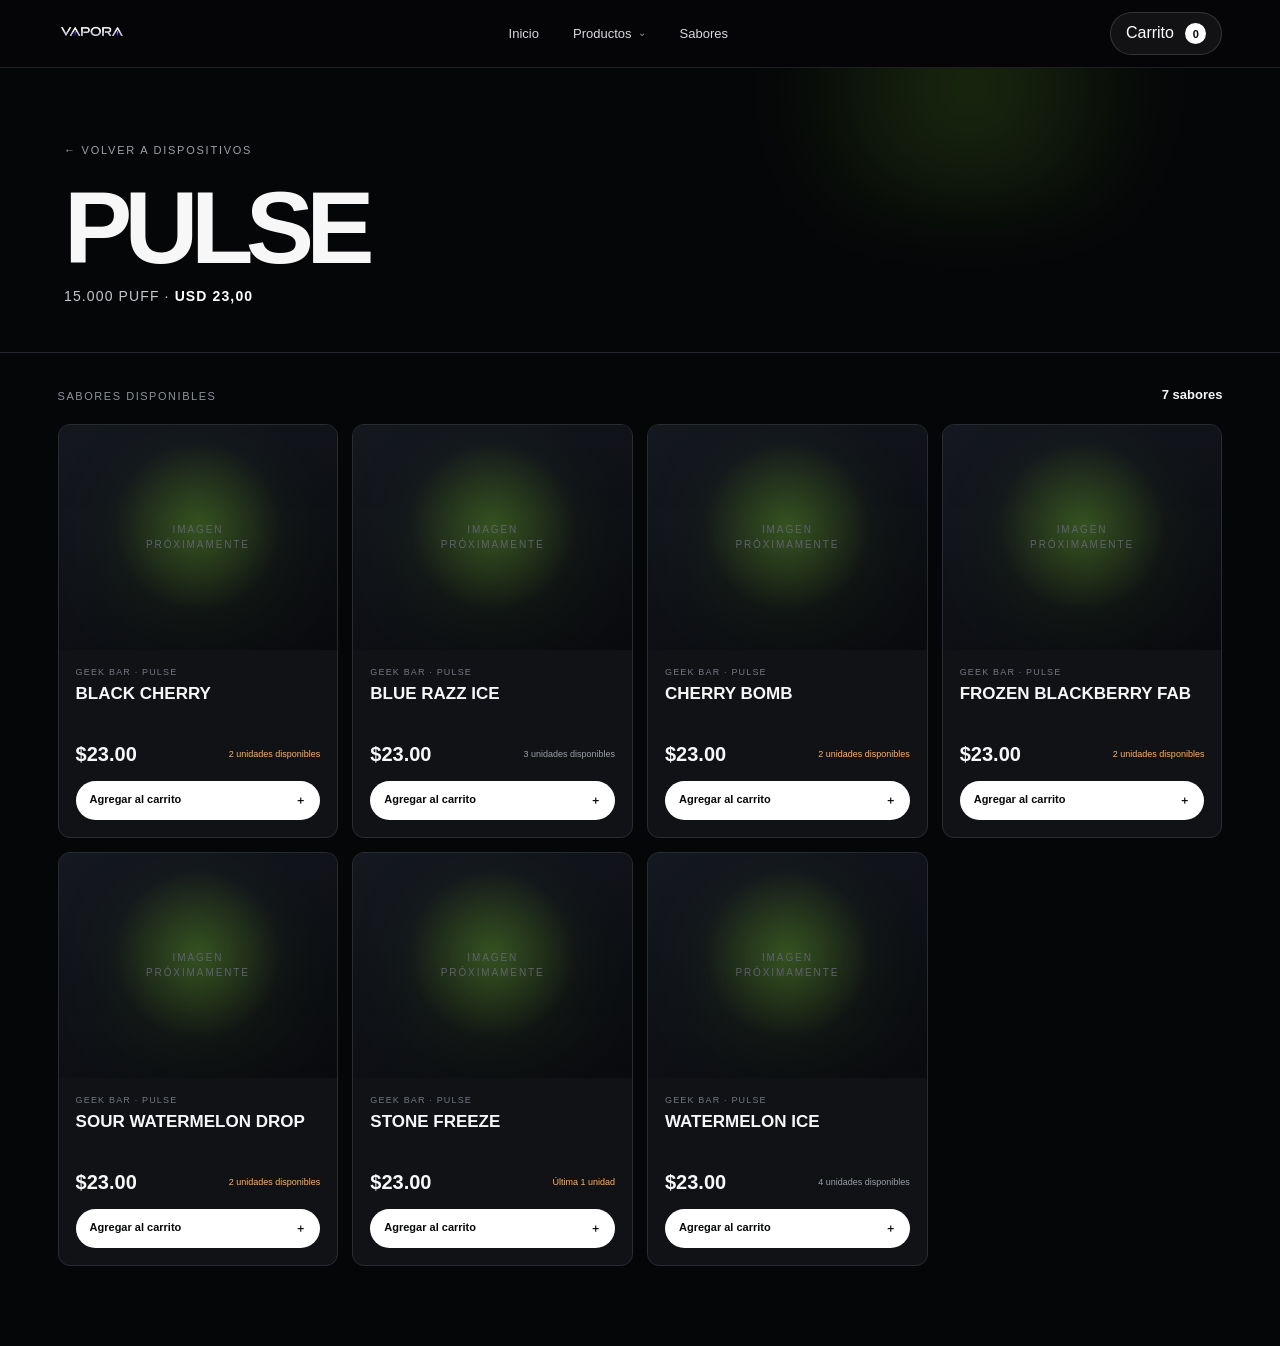
<file: pulse.html>
<!doctype html>
<html lang="es">
<head>
<meta charset="utf-8">
<meta name="viewport" content="width=device-width,initial-scale=1">
<title>PULSE | VAPORA</title>
<link rel="icon" type="image/png" href="favicon.png">
<style>
*{box-sizing:border-box} html{scroll-behavior:smooth} body{margin:0;background:#050608;color:#f7f7f8;font-family:Arial,Helvetica,sans-serif}
a{color:inherit;text-decoration:none} button{font:inherit}
header{height:68px;position:sticky;top:0;z-index:20;display:flex;align-items:center;justify-content:space-between;padding:0 4.5vw;background:rgba(6,7,10,.68);border-bottom:1px solid rgba(255,255,255,.10);backdrop-filter:blur(8px) saturate(130%);-webkit-backdrop-filter:blur(8px) saturate(130%)}
.logo{height:23px;width:auto} nav{display:flex;gap:34px;font-size:13px;color:#d8d9df} nav a:hover{color:white}
.cart-button{border:1px solid rgba(255,255,255,.14);background:rgba(255,255,255,.055);color:white;border-radius:999px;padding:10px 15px;cursor:pointer}
.cart-count{display:inline-grid;place-items:center;margin-left:7px;background:white;color:#08090c;border-radius:50%;width:21px;height:21px;font-size:11px;font-weight:800}
.hero{padding:72px 5vw 48px;border-bottom:1px solid #24262d;position:relative;overflow:hidden}
.hero:before{content:"";position:absolute;width:520px;height:260px;right:4vw;top:-110px;background:radial-gradient(circle,#9cff3855 0%,transparent 68%);filter:blur(35px);opacity:.45;pointer-events:none}
.back{font-size:11px;letter-spacing:.16em;color:#9ea1aa;text-transform:uppercase} .hero h1{font-size:clamp(52px,8vw,116px);letter-spacing:-.075em;line-height:.82;margin:28px 0 18px;font-weight:900}
.hero p{margin:0;color:#c4c6cc;font-size:14px;letter-spacing:.08em} .hero p b{color:white}
.catalog{padding:34px 4.5vw 80px} .catalog-head{display:flex;justify-content:space-between;align-items:end;margin-bottom:22px}
.catalog-head p{margin:0;color:#8f929a;font-size:11px;letter-spacing:.14em;text-transform:uppercase} .catalog-head strong{font-size:13px}
.grid{display:grid;grid-template-columns:repeat(4,minmax(0,1fr));gap:14px}
.product-card{background:#101216;border:1px solid #292c33;border-radius:12px;overflow:hidden;min-width:0;transition:transform .2s,border-color .2s}
.product-card:hover{transform:translateY(-3px);border-color:#424650}
.product-visual{height:225px;position:relative;display:grid;place-items:center;background:radial-gradient(circle at 50% 45%,color-mix(in srgb,#9cff38 22%,transparent),transparent 45%),linear-gradient(155deg,#151820,#090a0d);overflow:hidden}
.visual-orb{position:absolute;width:105px;height:105px;border-radius:50%;background:#9cff38;filter:blur(55px);opacity:.18}
.product-visual span{position:relative;text-align:center;font-size:10px;line-height:1.55;letter-spacing:.19em;color:#5e626c}
.product-info{padding:17px} .eyebrow{font-size:9px;letter-spacing:.13em;color:#737780;margin:0 0 8px}
.product-info h2{font-size:17px;line-height:1.1;margin:0 0 20px;min-height:38px;text-transform:uppercase}
.meta{display:flex;justify-content:space-between;gap:10px;align-items:center;margin-bottom:15px} .meta strong{font-size:20px}
.stock{font-size:9px;color:#9ba0a8;text-align:right} .stock.low{color:#ffb36b}
.add{width:100%;border:0;border-radius:999px;background:white;color:#07080a;padding:12px 14px;font-size:11px;font-weight:800;display:flex;justify-content:space-between;cursor:pointer} .add:hover{opacity:.88} .add:disabled{opacity:.35;cursor:not-allowed}
.drawer-overlay{position:fixed;inset:0;background:rgba(0,0,0,.55);opacity:0;pointer-events:none;transition:.25s;z-index:39} .drawer-overlay.open{opacity:1;pointer-events:auto}
.drawer{position:fixed;right:0;top:0;height:100%;width:min(420px,92vw);background:#0b0c10;border-left:1px solid #292c33;z-index:40;transform:translateX(100%);transition:.28s;padding:22px;display:flex;flex-direction:column} .drawer.open{transform:none}
.drawer-head{display:flex;justify-content:space-between;align-items:center;border-bottom:1px solid #26282f;padding-bottom:18px} .drawer-head button{background:none;border:0;color:white;font-size:24px;cursor:pointer}
.cart-items{flex:1;overflow:auto;padding:12px 0} .cart-item{display:flex;justify-content:space-between;gap:12px;padding:14px 0;border-bottom:1px solid #202229} .cart-item strong{font-size:12px;text-transform:uppercase} .cart-item p{font-size:10px;color:#8f929a;margin:5px 0 0}
.qty{display:flex;align-items:center;gap:8px} .qty button{width:26px;height:26px;border:1px solid #30333b;background:#15171c;color:white;border-radius:50%;cursor:pointer} .qty span{font-size:12px;min-width:14px;text-align:center}
.cart-footer{border-top:1px solid #292c33;padding-top:17px} .total{display:flex;justify-content:space-between;font-size:18px;margin-bottom:13px} .checkout{width:100%;border:0;border-radius:999px;background:white;color:black;padding:14px;font-weight:800;cursor:pointer}
.notice{font-size:9px;color:#777b84;line-height:1.5;margin-top:10px}
@media(max-width:1050px){.grid{grid-template-columns:repeat(3,1fr)}}
@media(max-width:760px){nav{display:none} .hero{padding-top:48px} .grid{grid-template-columns:repeat(2,1fr)} .product-visual{height:180px}}
@media(max-width:480px){.grid{grid-template-columns:1fr} .product-visual{height:210px}}

/* ===== PRODUCTOS DROPDOWN ===== */
nav .nav-products{position:relative;display:flex;align-items:center}
nav .nav-products>a{display:flex;align-items:center;gap:6px}
nav .nav-products>a::after{content:"⌄";font-size:10px;opacity:.65;transform:translateY(-1px)}
nav .products-menu{
  position:absolute;top:calc(100% + 17px);left:50%;transform:translate(-50%,8px);
  min-width:205px;padding:7px;background:rgba(10,11,15,.90);
  border:1px solid rgba(255,255,255,.11);border-radius:12px;
  box-shadow:0 18px 45px rgba(0,0,0,.35);
  -webkit-backdrop-filter:blur(18px) saturate(145%);
  backdrop-filter:blur(18px) saturate(145%);
  opacity:0;visibility:hidden;pointer-events:none;transition:.18s ease;
}
nav .nav-products:hover .products-menu,
nav .nav-products:focus-within .products-menu{
  opacity:1;visibility:visible;pointer-events:auto;transform:translate(-50%,0);
}
nav .products-menu::before{content:"";position:absolute;left:0;right:0;top:-18px;height:18px}
nav .products-menu a{
  display:block;padding:11px 12px;border-radius:8px;color:#cfd1d7!important;
  font-size:12px!important;white-space:nowrap;
}
nav .products-menu a:hover{background:rgba(255,255,255,.075);color:#fff!important}
nav .products-menu .all-products{color:#fff!important;font-weight:700}
nav .products-menu .divider{height:1px;background:rgba(255,255,255,.09);margin:5px 7px}
@media(max-width:760px){nav .products-menu{display:none}}


/* ===== FIX DROPDOWN + LIQUID GLASS ===== */
header{
  z-index:9999 !important;
  overflow:visible !important;
  isolation:isolate;
}
header nav{
  position:relative;
  z-index:10001 !important;
  overflow:visible !important;
}
header .nav-products{
  position:relative !important;
  z-index:10002 !important;
  overflow:visible !important;
}
header .products-menu{
  z-index:10050 !important;
  overflow:hidden !important;

  /* Liquid Glass: claro, poco blur, borde tipo lente */
  background:
    linear-gradient(180deg,
      rgba(18,19,25,.30) 0%,
      rgba(7,8,12,.20) 100%) !important;
  border:1px solid rgba(255,255,255,.16) !important;

  -webkit-backdrop-filter:
    blur(5px)
    saturate(135%)
    contrast(105%)
    brightness(103%) !important;
  backdrop-filter:
    blur(5px)
    saturate(135%)
    contrast(105%)
    brightness(103%) !important;

  box-shadow:
    0 18px 42px rgba(0,0,0,.30),
    inset 0 1px 0 rgba(255,255,255,.18),
    inset 0 -1px 0 rgba(255,255,255,.055) !important;
}

/* reflejo superior del cristal */
header .products-menu::after{
  content:"";
  position:absolute;
  inset:0;
  pointer-events:none;
  border-radius:inherit;
  background:
    linear-gradient(180deg,
      rgba(255,255,255,.13) 0,
      rgba(255,255,255,.035) 1px,
      transparent 13%,
      transparent 80%,
      rgba(255,255,255,.035) 100%);
  box-shadow:
    inset 0 1px 0 rgba(255,255,255,.10),
    inset 0 -1px 0 rgba(255,255,255,.04);
}

/* links por encima del reflejo */
header .products-menu a,
header .products-menu .divider{
  position:relative;
  z-index:2;
}
header .products-menu a:hover{
  background:
    linear-gradient(180deg,
      rgba(255,255,255,.105),
      rgba(255,255,255,.055)) !important;
  box-shadow:inset 0 1px 0 rgba(255,255,255,.08);
}

/* El contenido nunca debe competir con el menú */
.hero,
main,
.content,
.community-strip,
.flavor-explorer{
  position:relative;
  z-index:1;
}


/* ===== FIX PUENTE DE HOVER DEL DROPDOWN ===== */
/* Crea una zona invisible entre "Productos" y el panel para que
   el cursor pueda bajar sin perder el estado :hover. */
header .nav-products::before{
  content:"";
  position:absolute;
  top:100%;
  left:50%;
  transform:translateX(-50%);
  width:235px;
  height:24px;
  background:transparent;
  pointer-events:auto;
  z-index:10049;
}

/* Acercamos ligeramente el panel al enlace. */
header .nav-products .products-menu{
  top:calc(100% + 10px) !important;
}

/* Mantener abierto tanto al pasar por el enlace como por el puente/panel. */
header .nav-products:hover .products-menu,
header .nav-products:focus-within .products-menu,
header .nav-products .products-menu:hover{
  opacity:1 !important;
  visibility:visible !important;
  pointer-events:auto !important;
  transform:translate(-50%,0) !important;
}


/* ===== DROPDOWN HOVER FIX V2 ===== */
/* Sin hueco físico: el panel empieza exactamente donde termina Productos. */
header .nav-products{
  position:relative !important;
  padding:18px 0 !important;
  margin:-18px 0 !important;
}

header .nav-products .products-menu{
  top:100% !important;
  margin-top:0 !important;
}

/* Zona de tolerancia adicional, ahora dentro del mismo área continua. */
header .nav-products::before{
  content:"" !important;
  position:absolute !important;
  top:100% !important;
  left:-55px !important;
  width:calc(100% + 110px) !important;
  height:16px !important;
  transform:none !important;
  background:transparent !important;
  pointer-events:auto !important;
}

/* El menú no se cierra mientras el cursor esté en cualquier parte
   del bloque Productos + desplegable. */
header .nav-products:hover > .products-menu,
header .nav-products:focus-within > .products-menu,
header .nav-products > .products-menu:hover{
  opacity:1 !important;
  visibility:visible !important;
  pointer-events:auto !important;
  transform:translate(-50%,0) !important;
}

</style>
</head>
<body>
<header>
  <a href="index.html"><img class="logo" src="LOGO.png" alt="VAPORA"></a>
  <nav><a href="index.html">Inicio</a><div class="nav-products">
<a href="productos.html">Productos</a>
<div class="products-menu">
<a class="all-products" href="productos.html">Todos los productos</a>
<div class="divider"></div>
<a href="digiflavor.html">Digiflavor</a>
<a href="pulse.html">Geek Bar Pulse</a>
<a href="pulse-x.html">Geek Bar Pulse X</a>
</div>
</div><a href="index.html#sabores">Sabores</a></nav>
  <button class="cart-button" id="cartButton">Carrito <span class="cart-count" id="cartCount">0</span></button>
</header>

<section class="hero">
  <a class="back" href="index.html#productos">← Volver a dispositivos</a>
  <h1>PULSE</h1>
  <p>15.000 PUFF · <b>USD 23,00</b></p>
</section>

<main class="catalog">
  <div class="catalog-head">
    <p>Sabores disponibles</p>
    <strong>7 sabores</strong>
  </div>
  <div class="grid">
        <article class="product-card">
          <div class="product-visual" aria-label="Espacio reservado para imagen de Black Cherry">
            <div class="visual-orb"></div>
            <span>IMAGEN<br>PRÓXIMAMENTE</span>
          </div>
          <div class="product-info">
            <p class="eyebrow">GEEK BAR · PULSE</p>
            <h2>Black Cherry</h2>
            <div class="meta">
              <strong>$23.00</strong>
              <span class="stock low">2 unidades disponibles</span>
            </div>
            <button class="add" onclick="addToCart(116)">Agregar al carrito <span>＋</span></button>
          </div>
        </article>

        <article class="product-card">
          <div class="product-visual" aria-label="Espacio reservado para imagen de Blue Razz Ice">
            <div class="visual-orb"></div>
            <span>IMAGEN<br>PRÓXIMAMENTE</span>
          </div>
          <div class="product-info">
            <p class="eyebrow">GEEK BAR · PULSE</p>
            <h2>Blue Razz Ice</h2>
            <div class="meta">
              <strong>$23.00</strong>
              <span class="stock">3 unidades disponibles</span>
            </div>
            <button class="add" onclick="addToCart(117)">Agregar al carrito <span>＋</span></button>
          </div>
        </article>

        <article class="product-card">
          <div class="product-visual" aria-label="Espacio reservado para imagen de Cherry Bomb">
            <div class="visual-orb"></div>
            <span>IMAGEN<br>PRÓXIMAMENTE</span>
          </div>
          <div class="product-info">
            <p class="eyebrow">GEEK BAR · PULSE</p>
            <h2>Cherry Bomb</h2>
            <div class="meta">
              <strong>$23.00</strong>
              <span class="stock low">2 unidades disponibles</span>
            </div>
            <button class="add" onclick="addToCart(118)">Agregar al carrito <span>＋</span></button>
          </div>
        </article>

        <article class="product-card">
          <div class="product-visual" aria-label="Espacio reservado para imagen de Frozen Blackberry Fab">
            <div class="visual-orb"></div>
            <span>IMAGEN<br>PRÓXIMAMENTE</span>
          </div>
          <div class="product-info">
            <p class="eyebrow">GEEK BAR · PULSE</p>
            <h2>Frozen Blackberry Fab</h2>
            <div class="meta">
              <strong>$23.00</strong>
              <span class="stock low">2 unidades disponibles</span>
            </div>
            <button class="add" onclick="addToCart(119)">Agregar al carrito <span>＋</span></button>
          </div>
        </article>

        <article class="product-card">
          <div class="product-visual" aria-label="Espacio reservado para imagen de Sour Watermelon Drop">
            <div class="visual-orb"></div>
            <span>IMAGEN<br>PRÓXIMAMENTE</span>
          </div>
          <div class="product-info">
            <p class="eyebrow">GEEK BAR · PULSE</p>
            <h2>Sour Watermelon Drop</h2>
            <div class="meta">
              <strong>$23.00</strong>
              <span class="stock low">2 unidades disponibles</span>
            </div>
            <button class="add" onclick="addToCart(120)">Agregar al carrito <span>＋</span></button>
          </div>
        </article>

        <article class="product-card">
          <div class="product-visual" aria-label="Espacio reservado para imagen de Stone Freeze">
            <div class="visual-orb"></div>
            <span>IMAGEN<br>PRÓXIMAMENTE</span>
          </div>
          <div class="product-info">
            <p class="eyebrow">GEEK BAR · PULSE</p>
            <h2>Stone Freeze</h2>
            <div class="meta">
              <strong>$23.00</strong>
              <span class="stock low">Última 1 unidad</span>
            </div>
            <button class="add" onclick="addToCart(121)">Agregar al carrito <span>＋</span></button>
          </div>
        </article>

        <article class="product-card">
          <div class="product-visual" aria-label="Espacio reservado para imagen de Watermelon Ice">
            <div class="visual-orb"></div>
            <span>IMAGEN<br>PRÓXIMAMENTE</span>
          </div>
          <div class="product-info">
            <p class="eyebrow">GEEK BAR · PULSE</p>
            <h2>Watermelon Ice</h2>
            <div class="meta">
              <strong>$23.00</strong>
              <span class="stock">4 unidades disponibles</span>
            </div>
            <button class="add" onclick="addToCart(122)">Agregar al carrito <span>＋</span></button>
          </div>
        </article></div>
</main>

<div class="drawer-overlay" id="overlay"></div>
<aside class="drawer" id="drawer">
  <div class="drawer-head"><strong>Tu carrito</strong><button id="closeCart">×</button></div>
  <div class="cart-items" id="cartItems"></div>
  <div class="cart-footer">
    <div class="total"><span>Total</span><strong id="cartTotal">$0.00</strong></div>
    <button class="checkout" onclick="alert('El checkout se conectará en el siguiente paso.')">Continuar compra</button>
    <p class="notice">La disponibilidad se controla según el inventario cargado en el catálogo.</p>
  </div>
</aside>

<script>
const products=[{id:100,name:"Miami Mint",model:"DIGIFLAVOR",price:25.00,stock:6},{id:101,name:"Sky Strawberry Banana",model:"DIGIFLAVOR",price:25.00,stock:4},{id:102,name:"Sour Watermelon Razz Ice",model:"DIGIFLAVOR",price:25.00,stock:6},{id:103,name:"Strawberry Watermelon Coconut",model:"DIGIFLAVOR",price:25.00,stock:2},{id:104,name:"Twisted B Pop",model:"DIGIFLAVOR",price:25.00,stock:4},{id:105,name:"Blackberry Blueberry",model:"PULSE X",price:30.00,stock:4},{id:106,name:"Blue Rancher",model:"PULSE X",price:30.00,stock:6},{id:107,name:"Blue Razz Ice",model:"PULSE X",price:30.00,stock:4},{id:108,name:"Lemon Heads",model:"PULSE X",price:30.00,stock:1},{id:109,name:"Miami Mint",model:"PULSE X",price:30.00,stock:4},{id:110,name:"Orange Fcuking",model:"PULSE X",price:30.00,stock:2},{id:111,name:"Pink & Blue",model:"PULSE X",price:30.00,stock:6},{id:112,name:"Sour Apple Ice",model:"PULSE X",price:30.00,stock:7},{id:113,name:"Strawberry Kiwi Ice",model:"PULSE X",price:30.00,stock:4},{id:114,name:"Banana Taffy Freeze",model:"PULSE X",price:30.00,stock:2},{id:115,name:"Strawberry Watermelon",model:"PULSE X",price:30.00,stock:4},{id:116,name:"Black Cherry",model:"PULSE",price:23.00,stock:2},{id:117,name:"Blue Razz Ice",model:"PULSE",price:23.00,stock:3},{id:118,name:"Cherry Bomb",model:"PULSE",price:23.00,stock:2},{id:119,name:"Frozen Blackberry Fab",model:"PULSE",price:23.00,stock:2},{id:120,name:"Sour Watermelon Drop",model:"PULSE",price:23.00,stock:2},{id:121,name:"Stone Freeze",model:"PULSE",price:23.00,stock:1},{id:122,name:"Watermelon Ice",model:"PULSE",price:23.00,stock:4}];
let cart=JSON.parse(localStorage.getItem("vaporaCart")||"{}");
const drawer=document.getElementById("drawer"),overlay=document.getElementById("overlay"),cartItems=document.getElementById("cartItems"),cartTotal=document.getElementById("cartTotal"),cartCount=document.getElementById("cartCount");
function money(n){return new Intl.NumberFormat("en-US",{style:"currency",currency:"USD"}).format(n)}
function product(id){return products.find(p=>p.id===Number(id))}
function addToCart(id){
  const p=product(id); if(!p)return;
  const current=cart[id]||0;
  if(current>=p.stock){alert("No hay más unidades disponibles de este sabor.");return}
  cart[id]=current+1;saveCart();openCart();
}
function changeQty(id,delta){
  const p=product(id);if(!p)return;
  const next=(cart[id]||0)+delta;
  if(next<=0)delete cart[id]; else if(next<=p.stock)cart[id]=next;
  else alert("Has alcanzado el stock disponible.");
  saveCart();
}
function saveCart(){localStorage.setItem("vaporaCart",JSON.stringify(cart));renderCart()}
function renderCart(){
  let total=0,count=0;
  const valid=Object.entries(cart).filter(([id])=>product(id));
  if(!valid.length)cartItems.innerHTML='<p style="color:#8f929a">Tu carrito está vacío.</p>';
  else cartItems.innerHTML=valid.map(([id,qty])=>{
    const p=product(id);total+=p.price*qty;count+=qty;
    return `<div class="cart-item"><div><strong>${p.name}</strong><p>${p.model} · ${money(p.price)} · Stock ${p.stock}</p></div><div class="qty"><button onclick="changeQty(${p.id},-1)">−</button><span>${qty}</span><button onclick="changeQty(${p.id},1)">+</button></div></div>`;
  }).join("");
  cartTotal.textContent=money(total);cartCount.textContent=count;
}
function openCart(){drawer.classList.add("open");overlay.classList.add("open")}
function closeDrawer(){drawer.classList.remove("open");overlay.classList.remove("open")}
document.getElementById("cartButton").onclick=openCart;document.getElementById("closeCart").onclick=closeDrawer;overlay.onclick=closeDrawer;renderCart();
</script>
</body>
</html>
</file>
